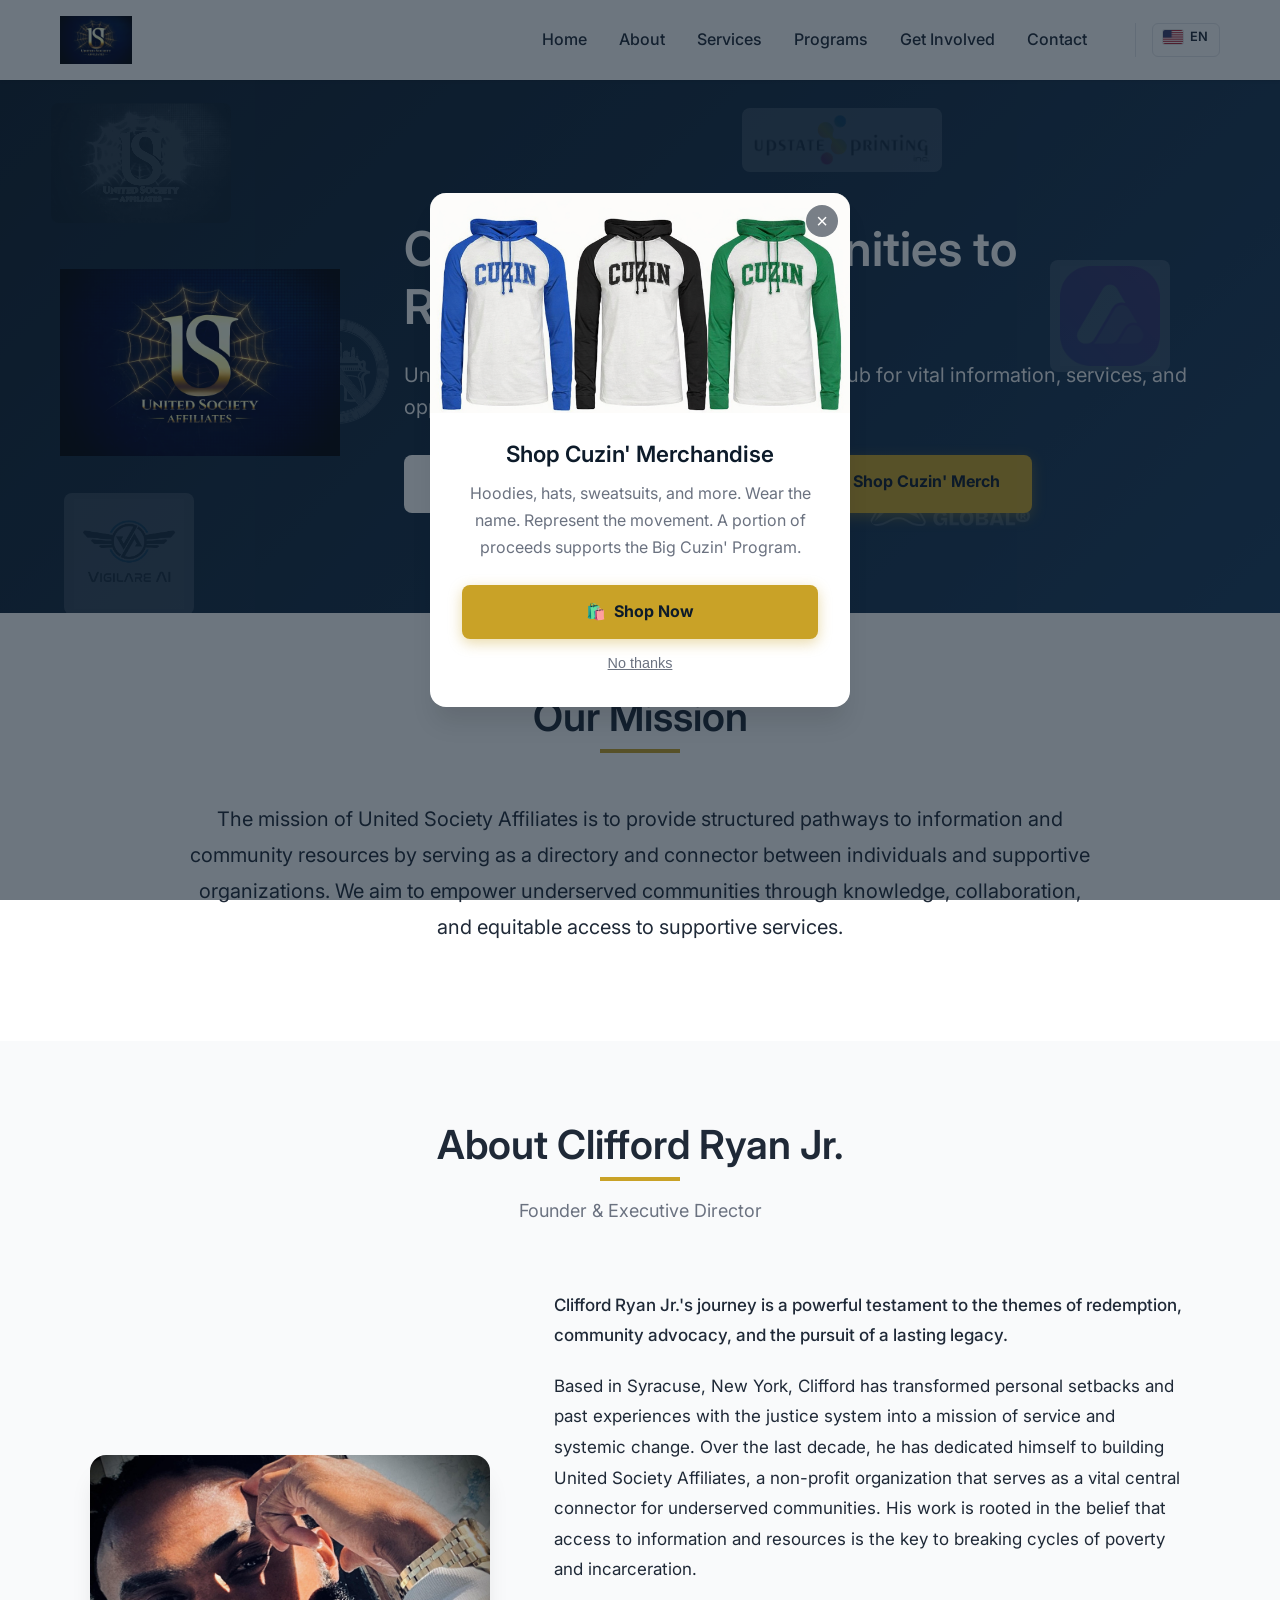
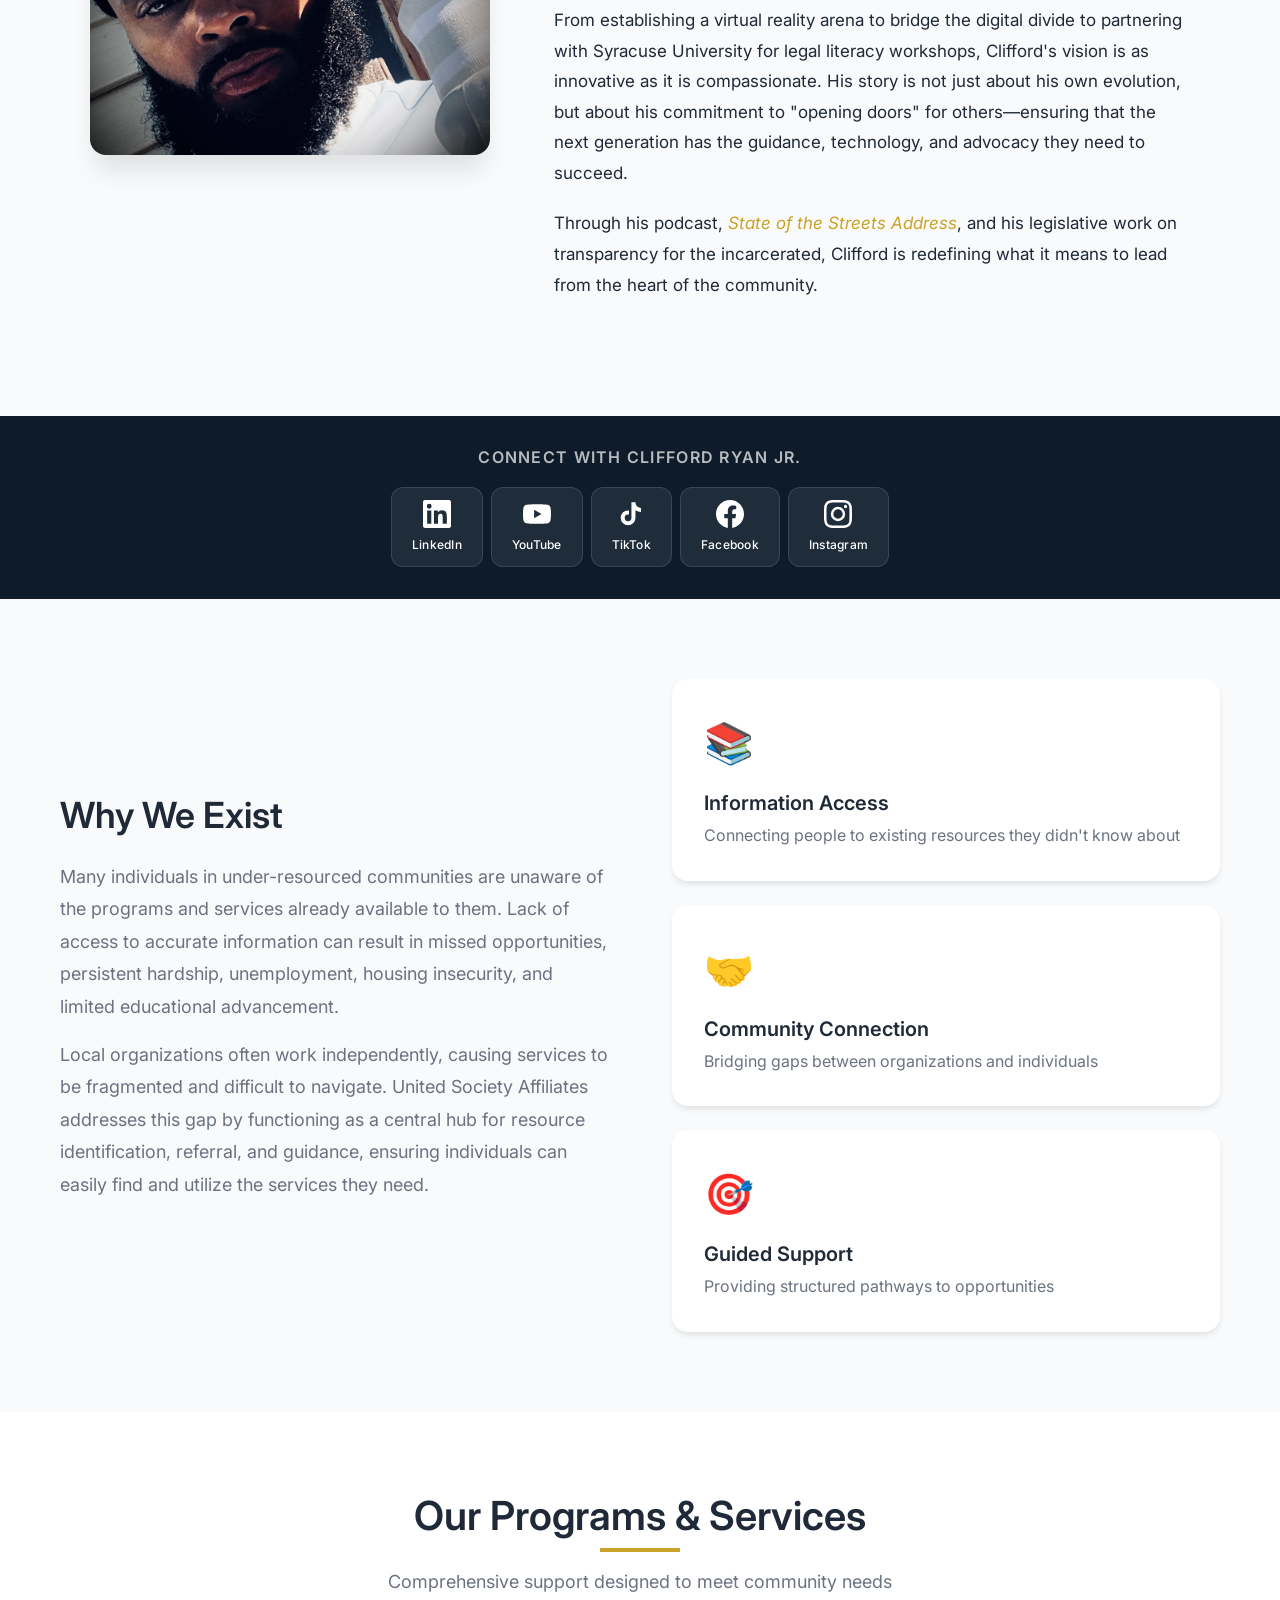
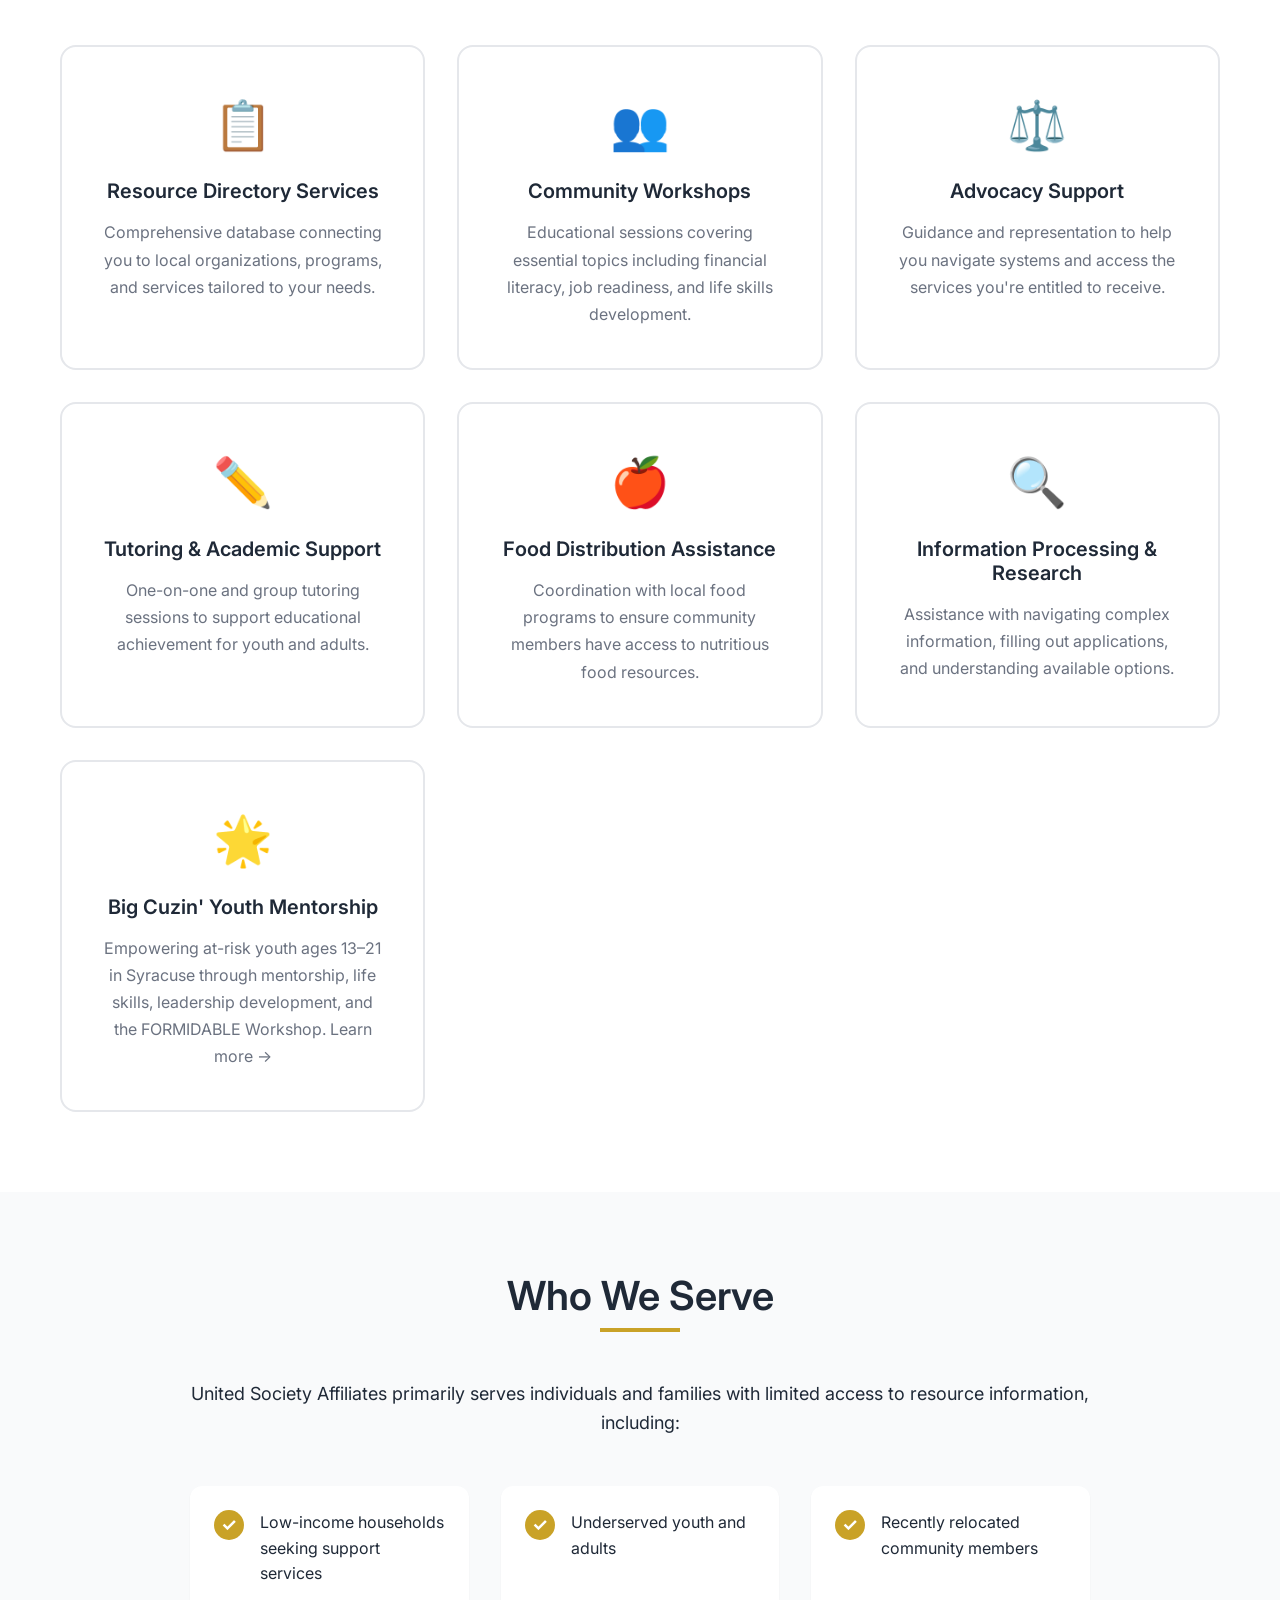
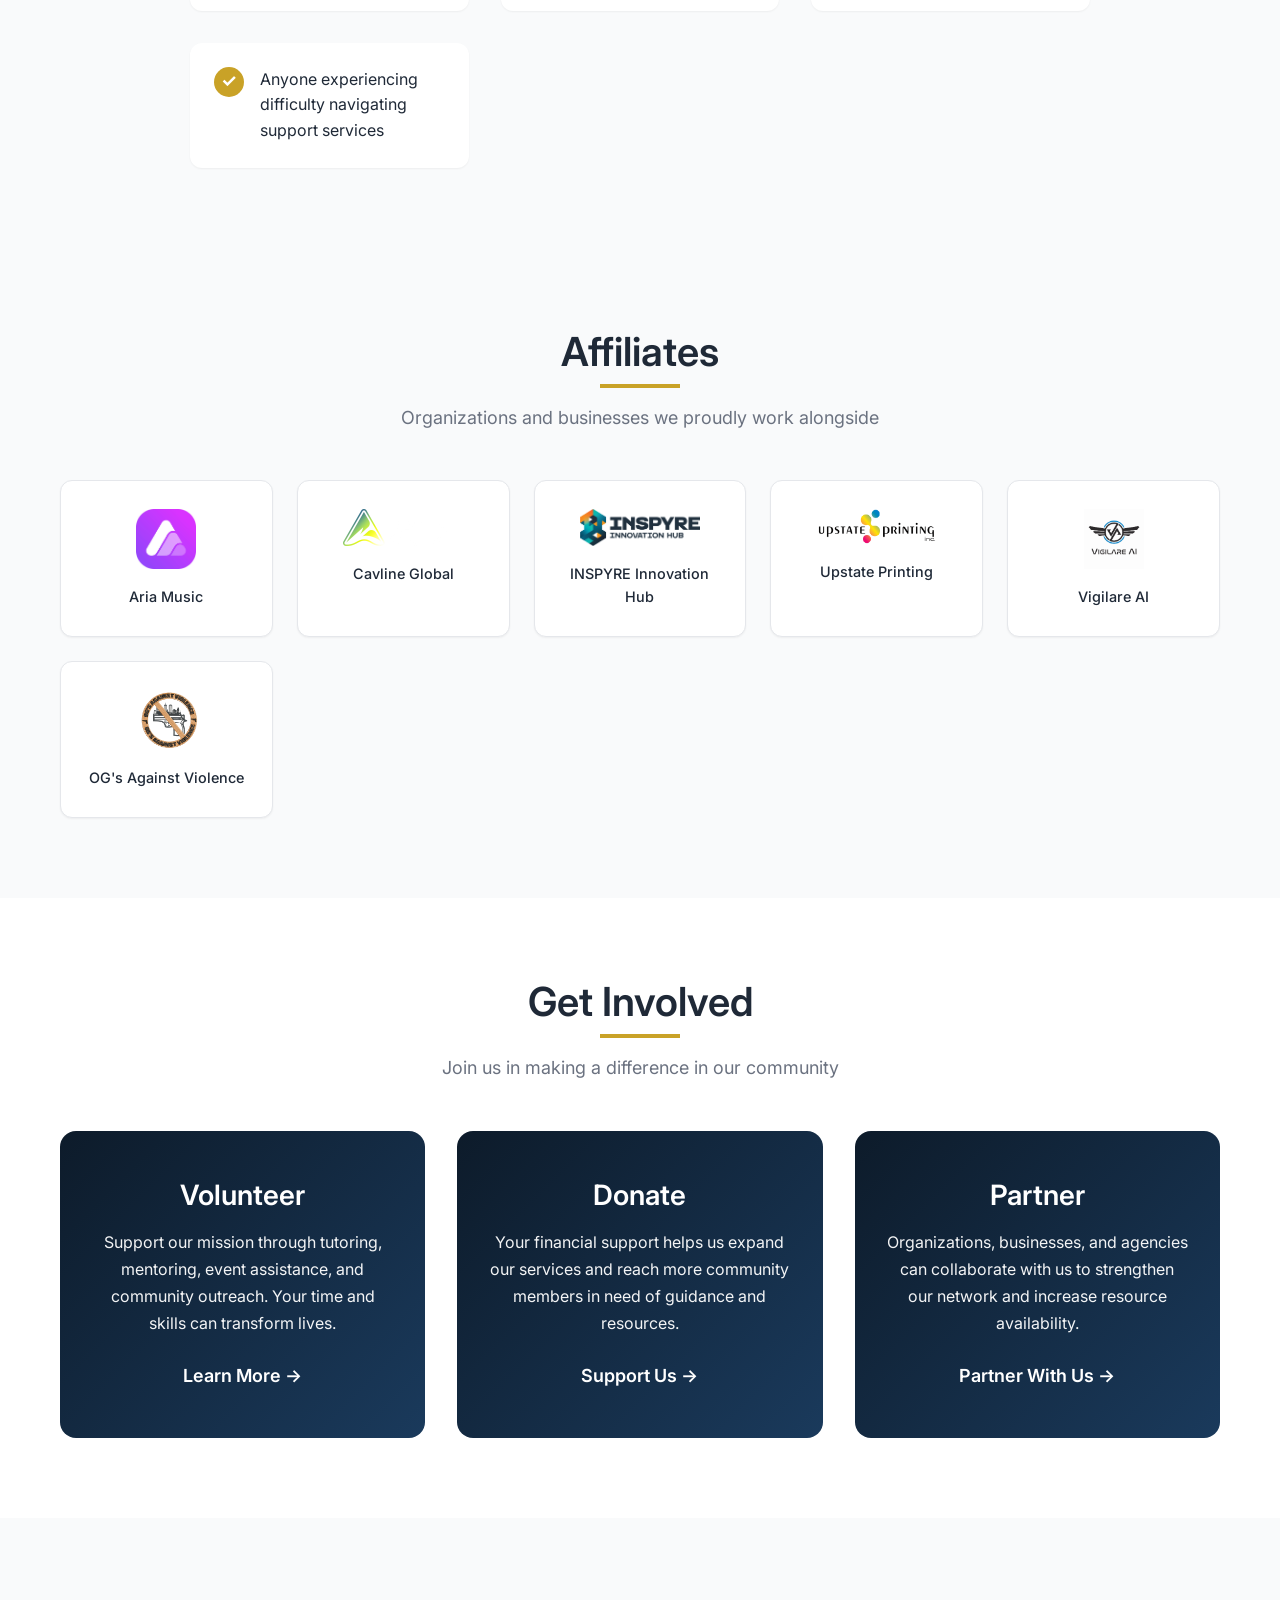
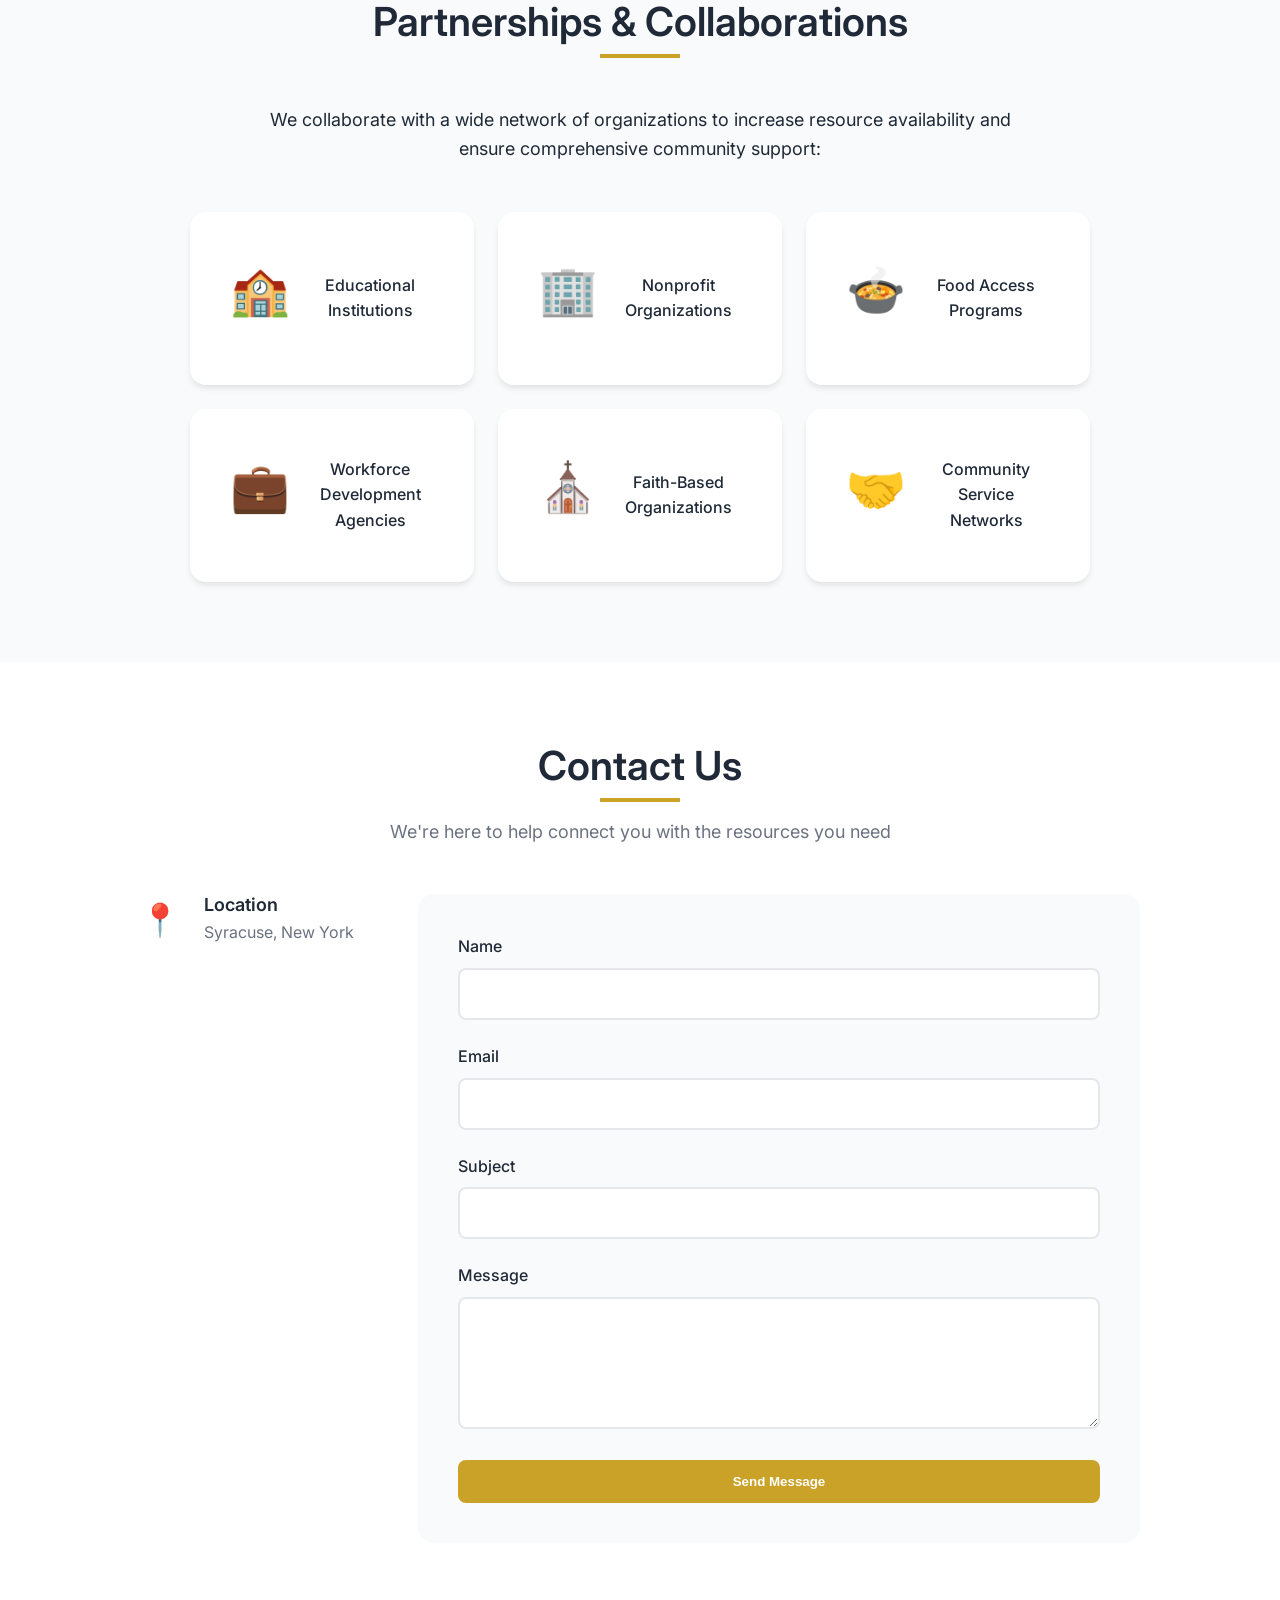
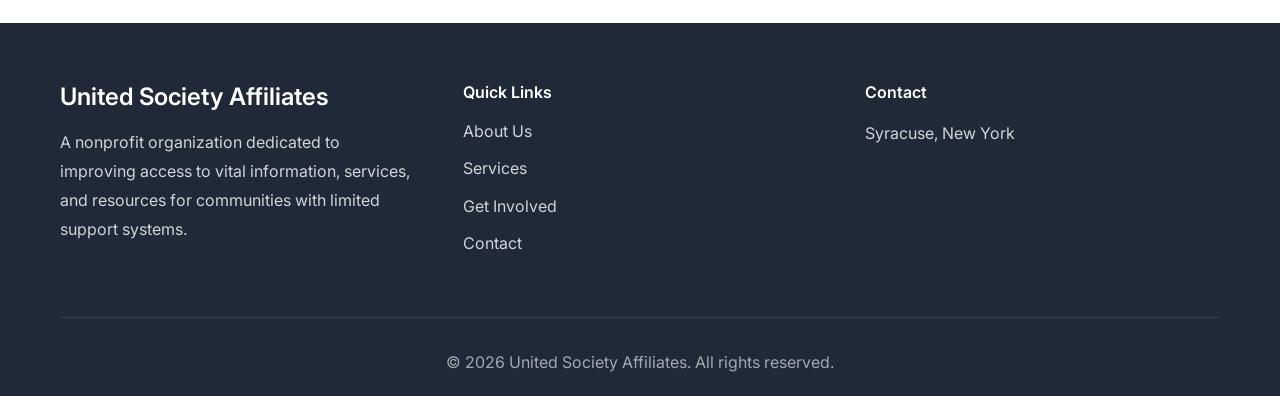
<file: index.html>
<!DOCTYPE html>
<html lang="en">
<head>
    <meta charset="UTF-8">
    <meta name="viewport" content="width=device-width, initial-scale=1.0">
    <meta name="description" content="United Society Affiliates connects underserved communities in Syracuse, NY to vital resources, mentorship programs, and opportunities for growth and empowerment.">
    <title>United Society Affiliates | Syracuse Community Resources & Mentorship</title>
    <link rel="icon" href="/favicon.ico" sizes="any">
    <link rel="icon" type="image/png" sizes="16x16" href="/images/favicon-16x16.png">
    <link rel="icon" type="image/png" sizes="32x32" href="/images/favicon-32x32.png">
    <link rel="icon" type="image/png" sizes="48x48" href="/images/favicon-48x48.png">
    <link rel="apple-touch-icon" sizes="180x180" href="/images/apple-touch-icon.png">
    <link rel="icon" type="image/png" sizes="192x192" href="/images/android-chrome-192x192.png">
    <link rel="icon" type="image/png" sizes="512x512" href="/images/android-chrome-512x512.png">
    <link rel="canonical" href="https://unitedsocietyaffiliates.org/">

    <!-- Open Graph -->
    <meta property="og:type" content="website">
    <meta property="og:url" content="https://unitedsocietyaffiliates.org/">
    <meta property="og:title" content="United Society Affiliates | Syracuse Community Resources & Mentorship">
    <meta property="og:description" content="Connecting underserved communities in Syracuse, NY to vital resources, youth mentorship, and opportunities for growth.">
    <meta property="og:image" content="https://unitedsocietyaffiliates.org/images/united-society-affiliates-logo.png">
    <meta property="og:site_name" content="United Society Affiliates">

    <!-- Twitter Card -->
    <meta name="twitter:card" content="summary_large_image">
    <meta name="twitter:title" content="United Society Affiliates | Syracuse Community Resources & Mentorship">
    <meta name="twitter:description" content="Connecting underserved communities in Syracuse, NY to vital resources, youth mentorship, and opportunities for growth.">
    <meta name="twitter:image" content="https://unitedsocietyaffiliates.org/images/united-society-affiliates-logo.png">

    <link rel="stylesheet" href="styles.css">
    <link rel="preconnect" href="https://fonts.googleapis.com">
    <link rel="preconnect" href="https://fonts.gstatic.com" crossorigin>
    <link href="https://fonts.googleapis.com/css2?family=Inter:wght@300;400;500;600;700&display=swap" rel="stylesheet">

    <!-- Google tag (gtag.js) -->
    <script async src="https://www.googletagmanager.com/gtag/js?id=G-X8EXG07JSP"></script>
    <script>
      window.dataLayer = window.dataLayer || [];
      function gtag(){dataLayer.push(arguments);}
      gtag('js', new Date());
      gtag('config', 'G-X8EXG07JSP');
    </script>
</head>
<body>
    <!-- Navigation -->
    <nav class="navbar">
        <div class="container">
            <div class="nav-wrapper">
                <div class="logo">
                    <a href="#home">
                        <img src="images/united-society-affiliates-logo.png" alt="United Society Affiliates" class="logo-img">
                    </a>
                </div>
                <button class="mobile-menu-toggle" aria-label="Toggle menu">
                    <span></span>
                    <span></span>
                    <span></span>
                </button>
                <ul class="nav-menu">
                    <li><a href="index.html#home" data-i18n="common.nav.home">Home</a></li>
                    <li><a href="index.html#about" data-i18n="common.nav.about">About</a></li>
                    <li><a href="index.html#services" data-i18n="common.nav.services">Services</a></li>
                    <li class="dropdown">
                        <a href="#" class="dropdown-toggle" data-i18n="common.nav.programs">Programs</a>
                        <ul class="dropdown-menu">
                            <li><a href="neutral-ground.html" data-i18n="common.nav.programs.neutral-ground">Neutral Ground</a></li>
                            <li><a href="pal-program.html" data-i18n="common.nav.programs.pal">P.A.L. Program</a></li>
                        <li><a href="chess-wars.html" data-i18n="common.nav.programs.chess-wars">Chess Wars</a></li>
                            <li class="dropdown-subitem"><a href="pal-program.html#chess-wars" data-i18n="common.nav.programs.chess-wars-series">Chess Wars Series</a></li>
                            <li><a href="big-cuzin.html" data-i18n="common.nav.programs.big-cuzin">Big Cuzin'</a></li>
                            <li><a href="state-of-the-streets-address.html" data-i18n="common.nav.programs.sotsa">State of the Streets Address</a></li>
                        </ul>
                    </li>
                    <li><a href="index.html#get-involved" data-i18n="common.nav.get-involved">Get Involved</a></li>
                    <li><a href="index.html#contact" data-i18n="common.nav.contact">Contact</a></li>
                    <li class="dropdown lang-switcher">
                        <button type="button" class="dropdown-toggle lang-switcher-toggle" aria-haspopup="true" aria-expanded="false" aria-label="Change language">
                            <span class="lang-switcher-flag lang-flag-en"></span>
                            <span class="lang-switcher-code">EN</span>
                        </button>
                        <ul class="dropdown-menu lang-switcher-menu" role="menu">
                            <li role="none"><button type="button" role="menuitem" class="lang-switcher-option" data-lang="en" aria-pressed="true"><span class="lang-switcher-flag lang-flag-en"></span> EN</button></li>
                            <li role="none"><button type="button" role="menuitem" class="lang-switcher-option" data-lang="es" aria-pressed="false"><span class="lang-switcher-flag lang-flag-es"></span> ES</button></li>
                            <li role="none"><button type="button" role="menuitem" class="lang-switcher-option" data-lang="vi" aria-pressed="false"><span class="lang-switcher-flag lang-flag-vi"></span> VI</button></li>
                            <li role="none"><button type="button" role="menuitem" class="lang-switcher-option" data-lang="ar" aria-pressed="false"><span class="lang-switcher-flag lang-flag-ar"></span> AR</button></li>
                        </ul>
                    </li>
                </ul>
            </div>
        </div>
    </nav>

    <!-- Hero Section -->
    <section id="home" class="hero">
        <div class="hero-partners-bg" aria-hidden="true">
            <img src="images/united-society-affiliates-logo.png"    class="hero-partner-logo"              style="top:6%;left:4%;width:180px;opacity:0.15;animation-delay:0s;animation-duration:14s;">
            <img src="images/upstate-printing-logo.png"             class="hero-partner-logo hero-partner-logo-bg" style="top:7%;left:58%;width:200px;opacity:0.15;animation-delay:2s;animation-duration:17s;">
            <img src="images/INSPYRE-logo-Secondary-Horizontal.png" class="hero-partner-logo hero-partner-logo-bg" style="top:72%;left:38%;width:190px;opacity:0.15;animation-delay:1s;animation-duration:15s;">
            <img src="images/cavline-logo.png"                      class="hero-partner-logo"              style="top:75%;left:68%;width:160px;opacity:0.15;animation-delay:3s;animation-duration:18s;">
            <img src="images/vigilare-ai-logo.png"                  class="hero-partner-logo hero-partner-logo-bg" style="top:78%;left:5%;width:130px;opacity:0.15;animation-delay:1.5s;animation-duration:16s;">
            <img src="images/aria-music-logo.jpg"                   class="hero-partner-logo hero-partner-logo-bg" style="top:35%;left:82%;width:120px;opacity:0.15;animation-delay:2.5s;animation-duration:19s;">
            <img src="images/ogs-against-violence-logo.png"         class="hero-partner-logo"              style="top:45%;left:20%;width:150px;opacity:0.15;animation-delay:0.8s;animation-duration:20s;">
        </div>
        <div class="container" style="position:relative;z-index:1;">
            <div class="hero-split">
                <div class="hero-split-logo">
                    <img src="images/united-society-affiliates-logo.png" alt="United Society Affiliates">
                </div>
                <div class="hero-split-text">
                    <h1 data-i18n="index.hero.title">Connecting Communities to Resources</h1>
                    <p class="hero-subtitle" data-i18n="index.hero.subtitle">United Society Affiliates serves as your central hub for vital information, services, and opportunities in Syracuse, New York.</p>
                    <div class="hero-buttons">
                        <a href="#services" class="btn btn-primary" data-i18n="index.hero.explore-services">Explore Services</a>
                        <a href="#contact" class="btn btn-secondary" data-i18n="index.hero.get-in-touch">Get in Touch</a>
                        <a href="big-cuzin-merch.html" class="btn btn-shop" data-i18n="common.shop-cta">Shop Cuzin' Merch</a>
                    </div>
                </div>
            </div>
        </div>
    </section>

    <!-- Mission Section -->
    <section id="about" class="mission-section">
        <div class="container">
            <div class="section-header">
                <h2 data-i18n="index.mission.heading">Our Mission</h2>
                <div class="underline"></div>
            </div>
            <div class="mission-content">
                <p class="mission-text" data-i18n="index.mission.body">The mission of United Society Affiliates is to provide structured pathways to information and community resources by serving as a directory and connector between individuals and supportive organizations. We aim to empower underserved communities through knowledge, collaboration, and equitable access to supportive services.</p>
            </div>
        </div>
    </section>

    <!-- About Clifford Ryan Jr. Section -->
    <section class="founder-section">
        <div class="container">
            <div class="section-header">
                <h2 data-i18n="index.founder.heading">About Clifford Ryan Jr.</h2>
                <div class="underline"></div>
                <p class="section-subtitle" data-i18n="index.founder.subtitle">Founder & Executive Director</p>
            </div>
            <div class="founder-grid">
                <div class="founder-image-wrapper">
                    <img src="clifford-ryan-jr.png" alt="Clifford Ryan Jr." class="founder-image">
                </div>
                <div class="founder-content">
                    <p class="founder-intro" data-i18n="index.founder.intro">Clifford Ryan Jr.'s journey is a powerful testament to the themes of redemption, community advocacy, and the pursuit of a lasting legacy.</p>
                    <p data-i18n="index.founder.body1">Based in Syracuse, New York, Clifford has transformed personal setbacks and past experiences with the justice system into a mission of service and systemic change. Over the last decade, he has dedicated himself to building United Society Affiliates, a non-profit organization that serves as a vital central connector for underserved communities. His work is rooted in the belief that access to information and resources is the key to breaking cycles of poverty and incarceration.</p>
                    <p data-i18n="index.founder.body2">From establishing a virtual reality arena to bridge the digital divide to partnering with Syracuse University for legal literacy workshops, Clifford's vision is as innovative as it is compassionate. His story is not just about his own evolution, but about his commitment to "opening doors" for others—ensuring that the next generation has the guidance, technology, and advocacy they need to succeed.</p>
                    <p data-i18n="index.founder.body3">Through his podcast, <em>State of the Streets Address</em>, and his legislative work on transparency for the incarcerated, Clifford is redefining what it means to lead from the heart of the community.</p>
                </div>
            </div>
        </div>
    </section>

    <!-- Connect with Clifford Banner -->
    <section class="connect-banner">
        <div class="container">
            <h3 class="connect-banner-heading">Connect with Clifford Ryan Jr.</h3>
            <div class="connect-banner-links">
                <a href="https://www.linkedin.com/in/cliff-ryan-jr-10b14b39b/" target="_blank" rel="noopener noreferrer" aria-label="LinkedIn" class="connect-banner-item linkedin-link">
                    <svg class="connect-banner-icon" xmlns="http://www.w3.org/2000/svg" viewBox="0 0 24 24" fill="currentColor" aria-hidden="true">
                        <path d="M20.447 20.452h-3.554v-5.569c0-1.328-.027-3.037-1.852-3.037-1.853 0-2.136 1.445-2.136 2.939v5.667H9.351V9h3.414v1.561h.046c.477-.9 1.637-1.85 3.37-1.85 3.601 0 4.267 2.37 4.267 5.455v6.286zM5.337 7.433a2.062 2.062 0 0 1-2.063-2.065 2.064 2.064 0 1 1 2.063 2.065zm1.782 13.019H3.555V9h3.564v11.452zM22.225 0H1.771C.792 0 0 .774 0 1.729v20.542C0 23.227.792 24 1.771 24h20.451C23.2 24 24 23.227 24 22.271V1.729C24 .774 23.2 0 22.222 0h.003z"/>
                    </svg>
                    <span>LinkedIn</span>
                </a>
                <a href="http://www.youtube.com/@UnitedSociety-u6f" target="_blank" rel="noopener noreferrer" aria-label="YouTube" class="connect-banner-item youtube-link">
                    <svg class="connect-banner-icon" xmlns="http://www.w3.org/2000/svg" viewBox="0 0 24 24" fill="currentColor" aria-hidden="true">
                        <path d="M23.498 6.186a3.016 3.016 0 0 0-2.122-2.136C19.505 3.545 12 3.545 12 3.545s-7.505 0-9.377.505A3.017 3.017 0 0 0 .502 6.186C0 8.07 0 12 0 12s0 3.93.502 5.814a3.016 3.016 0 0 0 2.122 2.136c1.871.505 9.376.505 9.376.505s7.505 0 9.377-.505a3.015 3.015 0 0 0 2.122-2.136C24 15.93 24 12 24 12s0-3.93-.502-5.814zM9.545 15.568V8.432L15.818 12l-6.273 3.568z"/>
                    </svg>
                    <span>YouTube</span>
                </a>
                <a href="https://www.tiktok.com/@clifford.ryan0" target="_blank" rel="noopener noreferrer" aria-label="TikTok" class="connect-banner-item tiktok-link">
                    <svg class="connect-banner-icon" xmlns="http://www.w3.org/2000/svg" viewBox="0 0 24 24" fill="currentColor" aria-hidden="true">
                        <path d="M19.59 6.69a4.83 4.83 0 0 1-3.77-4.25V2h-3.45v13.67a2.89 2.89 0 0 1-2.88 2.5 2.89 2.89 0 0 1-2.89-2.89 2.89 2.89 0 0 1 2.89-2.89c.28 0 .54.04.79.1V9.01a6.33 6.33 0 0 0-.79-.05 6.34 6.34 0 0 0-6.34 6.34 6.34 6.34 0 0 0 6.34 6.34 6.34 6.34 0 0 0 6.33-6.34V8.69a8.18 8.18 0 0 0 4.78 1.52V6.75a4.85 4.85 0 0 1-1.01-.06z"/>
                    </svg>
                    <span>TikTok</span>
                </a>
                <a href="https://www.facebook.com/groups/1383404833265307/" target="_blank" rel="noopener noreferrer" aria-label="Facebook" class="connect-banner-item facebook-link">
                    <svg class="connect-banner-icon" xmlns="http://www.w3.org/2000/svg" viewBox="0 0 24 24" fill="currentColor" aria-hidden="true">
                        <path d="M24 12.073c0-6.627-5.373-12-12-12s-12 5.373-12 12c0 5.99 4.388 10.954 10.125 11.854v-8.385H7.078v-3.47h3.047V9.43c0-3.007 1.792-4.669 4.533-4.669 1.312 0 2.686.235 2.686.235v2.953H15.83c-1.491 0-1.956.925-1.956 1.874v2.25h3.328l-.532 3.47h-2.796v8.385C19.612 23.027 24 18.062 24 12.073z"/>
                    </svg>
                    <span>Facebook</span>
                </a>
                <a href="https://www.instagram.com/unitedsty" target="_blank" rel="noopener noreferrer" aria-label="Instagram" class="connect-banner-item instagram-link">
                    <svg class="connect-banner-icon" xmlns="http://www.w3.org/2000/svg" viewBox="0 0 24 24" fill="currentColor" aria-hidden="true">
                        <path d="M12 2.163c3.204 0 3.584.012 4.85.07 3.252.148 4.771 1.691 4.919 4.919.058 1.265.069 1.645.069 4.849 0 3.205-.012 3.584-.069 4.849-.149 3.225-1.664 4.771-4.919 4.919-1.266.058-1.644.07-4.85.07-3.204 0-3.584-.012-4.849-.07-3.26-.149-4.771-1.699-4.919-4.92-.058-1.265-.07-1.644-.07-4.849 0-3.204.013-3.583.07-4.849.149-3.227 1.664-4.771 4.919-4.919 1.266-.057 1.645-.069 4.849-.069zM12 0C8.741 0 8.333.014 7.053.072 2.695.272.273 2.69.073 7.052.014 8.333 0 8.741 0 12c0 3.259.014 3.668.072 4.948.2 4.358 2.618 6.78 6.98 6.98C8.333 23.986 8.741 24 12 24c3.259 0 3.668-.014 4.948-.072 4.354-.2 6.782-2.618 6.979-6.98.059-1.28.073-1.689.073-4.948 0-3.259-.014-3.667-.072-4.947-.196-4.354-2.617-6.78-6.979-6.98C15.668.014 15.259 0 12 0zm0 5.838a6.162 6.162 0 1 0 0 12.324 6.162 6.162 0 0 0 0-12.324zM12 16a4 4 0 1 1 0-8 4 4 0 0 1 0 8zm6.406-11.845a1.44 1.44 0 1 0 0 2.881 1.44 1.44 0 0 0 0-2.881z"/>
                    </svg>
                    <span>Instagram</span>
                </a>
            </div>
        </div>
    </section>

    <!-- Problem Statement Section -->
    <section class="problem-section">
        <div class="container">
            <div class="problem-grid">
                <div class="problem-content">
                    <h2 data-i18n="index.problem.heading">Why We Exist</h2>
                    <p data-i18n="index.problem.body1">Many individuals in under-resourced communities are unaware of the programs and services already available to them. Lack of access to accurate information can result in missed opportunities, persistent hardship, unemployment, housing insecurity, and limited educational advancement.</p>
                    <p data-i18n="index.problem.body2">Local organizations often work independently, causing services to be fragmented and difficult to navigate. United Society Affiliates addresses this gap by functioning as a central hub for resource identification, referral, and guidance, ensuring individuals can easily find and utilize the services they need.</p>
                </div>
                <div class="problem-stats">
                    <div class="stat-card">
                        <div class="stat-icon">📚</div>
                        <h3 data-i18n="index.problem.stat1.title">Information Access</h3>
                        <p data-i18n="index.problem.stat1.body">Connecting people to existing resources they didn't know about</p>
                    </div>
                    <div class="stat-card">
                        <div class="stat-icon">🤝</div>
                        <h3 data-i18n="index.problem.stat2.title">Community Connection</h3>
                        <p data-i18n="index.problem.stat2.body">Bridging gaps between organizations and individuals</p>
                    </div>
                    <div class="stat-card">
                        <div class="stat-icon">🎯</div>
                        <h3 data-i18n="index.problem.stat3.title">Guided Support</h3>
                        <p data-i18n="index.problem.stat3.body">Providing structured pathways to opportunities</p>
                    </div>
                </div>
            </div>
        </div>
    </section>

    <!-- Services Section -->
    <section id="services" class="services-section">
        <div class="container">
            <div class="section-header">
                <h2 data-i18n="index.services.heading">Our Programs & Services</h2>
                <div class="underline"></div>
                <p class="section-subtitle" data-i18n="index.services.subtitle">Comprehensive support designed to meet community needs</p>
            </div>
            <div class="services-grid">
                <div class="service-card">
                    <div class="service-icon">📋</div>
                    <h3 data-i18n="index.services.directory.title">Resource Directory Services</h3>
                    <p data-i18n="index.services.directory.body">Comprehensive database connecting you to local organizations, programs, and services tailored to your needs.</p>
                </div>
                <div class="service-card">
                    <div class="service-icon">👥</div>
                    <h3 data-i18n="index.services.workshops.title">Community Workshops</h3>
                    <p data-i18n="index.services.workshops.body">Educational sessions covering essential topics including financial literacy, job readiness, and life skills development.</p>
                </div>
                <div class="service-card">
                    <div class="service-icon">⚖️</div>
                    <h3 data-i18n="index.services.advocacy.title">Advocacy Support</h3>
                    <p data-i18n="index.services.advocacy.body">Guidance and representation to help you navigate systems and access the services you're entitled to receive.</p>
                </div>
                <div class="service-card">
                    <div class="service-icon">✏️</div>
                    <h3 data-i18n="index.services.tutoring.title">Tutoring & Academic Support</h3>
                    <p data-i18n="index.services.tutoring.body">One-on-one and group tutoring sessions to support educational achievement for youth and adults.</p>
                </div>
                <div class="service-card">
                    <div class="service-icon">🍎</div>
                    <h3 data-i18n="index.services.food.title">Food Distribution Assistance</h3>
                    <p data-i18n="index.services.food.body">Coordination with local food programs to ensure community members have access to nutritious food resources.</p>
                </div>
                <div class="service-card">
                    <div class="service-icon">🔍</div>
                    <h3 data-i18n="index.services.research.title">Information Processing & Research</h3>
                    <p data-i18n="index.services.research.body">Assistance with navigating complex information, filling out applications, and understanding available options.</p>
                </div>
                <div class="service-card">
                    <div class="service-icon">🌟</div>
                    <h3><a href="big-cuzin.html" style="color:inherit;text-decoration:none;" data-i18n="index.services.big-cuzin.title">Big Cuzin' Youth Mentorship</a></h3>
                    <p data-i18n="index.services.big-cuzin.body">Empowering at-risk youth ages 13–21 in Syracuse through mentorship, life skills, leadership development, and the FORMIDABLE Workshop. <a href="big-cuzin.html">Learn more &rarr;</a></p>
                </div>
            </div>
        </div>
    </section>

    <!-- Who We Serve Section -->
    <section class="target-section">
        <div class="container">
            <div class="section-header">
                <h2 data-i18n="index.serve.heading">Who We Serve</h2>
                <div class="underline"></div>
            </div>
            <div class="target-content">
                <p class="intro-text" data-i18n="index.serve.intro">United Society Affiliates primarily serves individuals and families with limited access to resource information, including:</p>
                <div class="target-grid">
                    <div class="target-item">
                        <span class="check-icon">✓</span>
                        <p data-i18n="index.serve.item1">Low-income households seeking support services</p>
                    </div>
                    <div class="target-item">
                        <span class="check-icon">✓</span>
                        <p data-i18n="index.serve.item2">Underserved youth and adults</p>
                    </div>
                    <div class="target-item">
                        <span class="check-icon">✓</span>
                        <p data-i18n="index.serve.item3">Recently relocated community members</p>
                    </div>
                    <div class="target-item">
                        <span class="check-icon">✓</span>
                        <p data-i18n="index.serve.item4">Anyone experiencing difficulty navigating support services</p>
                    </div>
                </div>
            </div>
        </div>
    </section>

    <!-- Affiliates Section -->
    <section id="affiliates" class="affiliates-section">
        <div class="container">
            <div class="section-header">
                <h2 data-i18n="index.affiliates.heading">Affiliates</h2>
                <div class="underline"></div>
                <p class="section-subtitle" data-i18n="index.affiliates.subtitle">Organizations and businesses we proudly work alongside</p>
            </div>
            <div class="affiliates-grid">
                <a href="https://landing.ariamusic.com/" target="_blank" rel="noopener noreferrer" class="affiliate-card">
                    <img src="images/aria-music-logo.jpg" alt="Aria Music">
                    <span>Aria Music</span>
                </a>
                <a href="https://www.cavline.com/" target="_blank" rel="noopener noreferrer" class="affiliate-card">
                    <img src="images/cavline-logo.png" alt="Cavline Global">
                    <span>Cavline Global</span>
                </a>
                <a href="https://inspyrehub.com/" target="_blank" rel="noopener noreferrer" class="affiliate-card">
                    <img src="images/INSPYRE-logo-Secondary-Horizontal.png" alt="INSPYRE Innovation Hub">
                    <span>INSPYRE Innovation Hub</span>
                </a>
                <a href="https://upstateprinting.com/" target="_blank" rel="noopener noreferrer" class="affiliate-card">
                    <img src="images/upstate-printing-logo.png" alt="Upstate Printing">
                    <span>Upstate Printing</span>
                </a>
                <a href="https://vigilare.ai/" target="_blank" rel="noopener noreferrer" class="affiliate-card">
                    <img src="images/vigilare-ai-logo.png" alt="Vigilare AI">
                    <span>Vigilare AI</span>
                </a>
                <a href="https://www.ogsagainstviolence.org/" target="_blank" rel="noopener noreferrer" class="affiliate-card">
                    <img src="images/ogs-against-violence-logo.png" alt="OGS Against Violence">
                    <span>OG's Against Violence</span>
                </a>
            </div>
        </div>
    </section>

    <!-- Get Involved Section -->
    <section id="get-involved" class="involved-section">
        <div class="container">
            <div class="section-header">
                <h2 data-i18n="index.involved.heading">Get Involved</h2>
                <div class="underline"></div>
                <p class="section-subtitle" data-i18n="index.involved.subtitle">Join us in making a difference in our community</p>
            </div>
            <div class="involved-grid">
                <div class="involved-card">
                    <h3 data-i18n="index.involved.volunteer.title">Volunteer</h3>
                    <p data-i18n="index.involved.volunteer.body">Support our mission through tutoring, mentoring, event assistance, and community outreach. Your time and skills can transform lives.</p>
                    <a href="#contact" class="card-link" data-i18n="index.involved.volunteer.cta">Learn More &rarr;</a>
                </div>
                <div class="involved-card">
                    <h3 data-i18n="index.involved.donate.title">Donate</h3>
                    <p data-i18n="index.involved.donate.body">Your financial support helps us expand our services and reach more community members in need of guidance and resources.</p>
                    <a href="#contact" class="card-link" data-i18n="index.involved.donate.cta">Support Us &rarr;</a>
                </div>
                <div class="involved-card">
                    <h3 data-i18n="index.involved.partner.title">Partner</h3>
                    <p data-i18n="index.involved.partner.body">Organizations, businesses, and agencies can collaborate with us to strengthen our network and increase resource availability.</p>
                    <a href="#contact" class="card-link" data-i18n="index.involved.partner.cta">Partner With Us &rarr;</a>
                </div>
            </div>
        </div>
    </section>

    <!-- Partnerships Section -->
    <section class="partnerships-section">
        <div class="container">
            <div class="section-header">
                <h2 data-i18n="index.partnerships.heading">Partnerships & Collaborations</h2>
                <div class="underline"></div>
            </div>
            <p class="partnerships-intro" data-i18n="index.partnerships.intro">We collaborate with a wide network of organizations to increase resource availability and ensure comprehensive community support:</p>
            <div class="partnerships-list">
                <div class="partnership-item">
                    <span class="partnership-icon">🏫</span>
                    <span data-i18n="index.partnerships.educational">Educational Institutions</span>
                </div>
                <div class="partnership-item">
                    <span class="partnership-icon">🏢</span>
                    <span data-i18n="index.partnerships.nonprofit">Nonprofit Organizations</span>
                </div>
                <div class="partnership-item">
                    <span class="partnership-icon">🍲</span>
                    <span data-i18n="index.partnerships.food">Food Access Programs</span>
                </div>
                <div class="partnership-item">
                    <span class="partnership-icon">💼</span>
                    <span data-i18n="index.partnerships.workforce">Workforce Development Agencies</span>
                </div>
                <div class="partnership-item">
                    <span class="partnership-icon">⛪</span>
                    <span data-i18n="index.partnerships.faith">Faith-Based Organizations</span>
                </div>
                <div class="partnership-item">
                    <span class="partnership-icon">🤝</span>
                    <span data-i18n="index.partnerships.community-service">Community Service Networks</span>
                </div>
            </div>
        </div>
    </section>

    <!-- Contact Section -->
    <section id="contact" class="contact-section">
        <div class="container">
            <div class="section-header">
                <h2 data-i18n="index.contact.heading">Contact Us</h2>
                <div class="underline"></div>
                <p class="section-subtitle" data-i18n="index.contact.subtitle">We're here to help connect you with the resources you need</p>
            </div>
            <div class="contact-content contact-form-only">
                <div class="contact-info">
                    <div class="contact-item">
                        <div class="contact-icon">📍</div>
                        <div>
                            <h3 data-i18n="index.contact.location-heading">Location</h3>
                            <p data-i18n="common.footer.location">Syracuse, New York</p>
                        </div>
                    </div>
                </div>
                <div class="contact-form-wrapper">
                    <form class="contact-form" id="contactForm" action="https://formspree.io/f/xlgzwjyb" method="POST">
                        <input type="hidden" name="_subject" value="New message from United Society Affiliates website">
                        <div class="form-group">
                            <label for="name" data-i18n="index.contact.form.name">Name</label>
                            <input type="text" id="name" name="name" required>
                        </div>
                        <div class="form-group">
                            <label for="email" data-i18n="index.contact.form.email">Email</label>
                            <input type="email" id="email" name="email" required>
                        </div>
                        <div class="form-group">
                            <label for="subject" data-i18n="index.contact.form.subject">Subject</label>
                            <input type="text" id="subject" name="subject" required>
                        </div>
                        <div class="form-group">
                            <label for="message" data-i18n="index.contact.form.message">Message</label>
                            <textarea id="message" name="message" rows="5" required></textarea>
                        </div>
                        <button type="submit" class="btn btn-primary" data-i18n="index.contact.form.submit">Send Message</button>
                    </form>
                </div>
            </div>
        </div>
    </section>

    <!-- Footer -->
    <footer class="footer">
        <div class="container">
            <div class="footer-content">
                <div class="footer-section">
                    <h3 data-i18n="common.footer.org-name">United Society Affiliates</h3>
                    <p data-i18n="common.footer.tagline">A nonprofit organization dedicated to improving access to vital information, services, and resources for communities with limited support systems.</p>
                </div>
                <div class="footer-section">
                    <h4 data-i18n="common.footer.quick-links-heading">Quick Links</h4>
                    <ul>
                        <li><a href="#about" data-i18n="common.footer.about-us">About Us</a></li>
                        <li><a href="#services" data-i18n="common.nav.services">Services</a></li>
                        <li><a href="#get-involved" data-i18n="common.nav.get-involved">Get Involved</a></li>
                        <li><a href="#contact" data-i18n="common.nav.contact">Contact</a></li>
                    </ul>
                </div>
                <div class="footer-section">
                    <h4 data-i18n="common.footer.contact-heading">Contact</h4>
                    <p data-i18n="common.footer.location">Syracuse, New York</p>
                </div>
            </div>
            <div class="footer-bottom">
                <p data-i18n="common.footer.copyright">&copy; 2026 United Society Affiliates. All rights reserved.</p>
            </div>
        </div>
    </footer>

    <script src="i18n/i18n.js"></script>
    <script src="script.js"></script>
    <script src="merch-modal.js"></script>
</body>
</html>
</file>
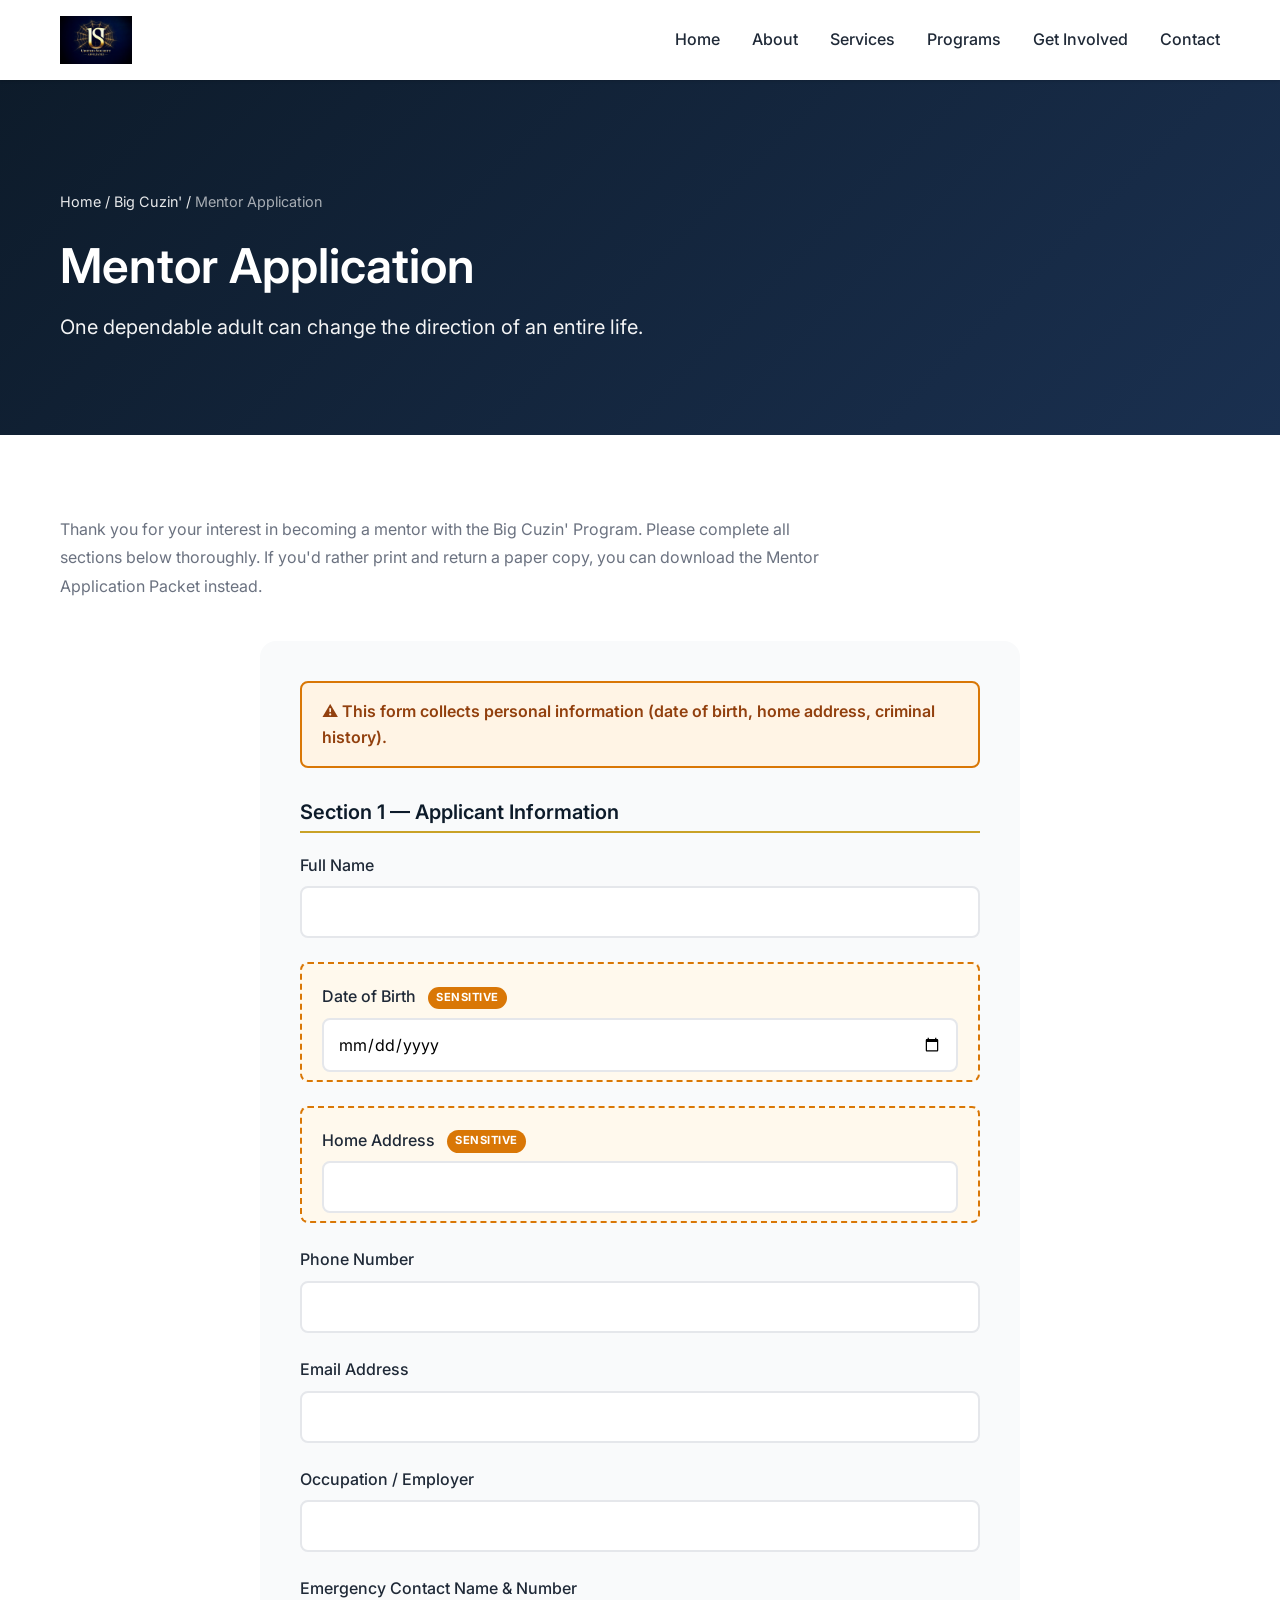
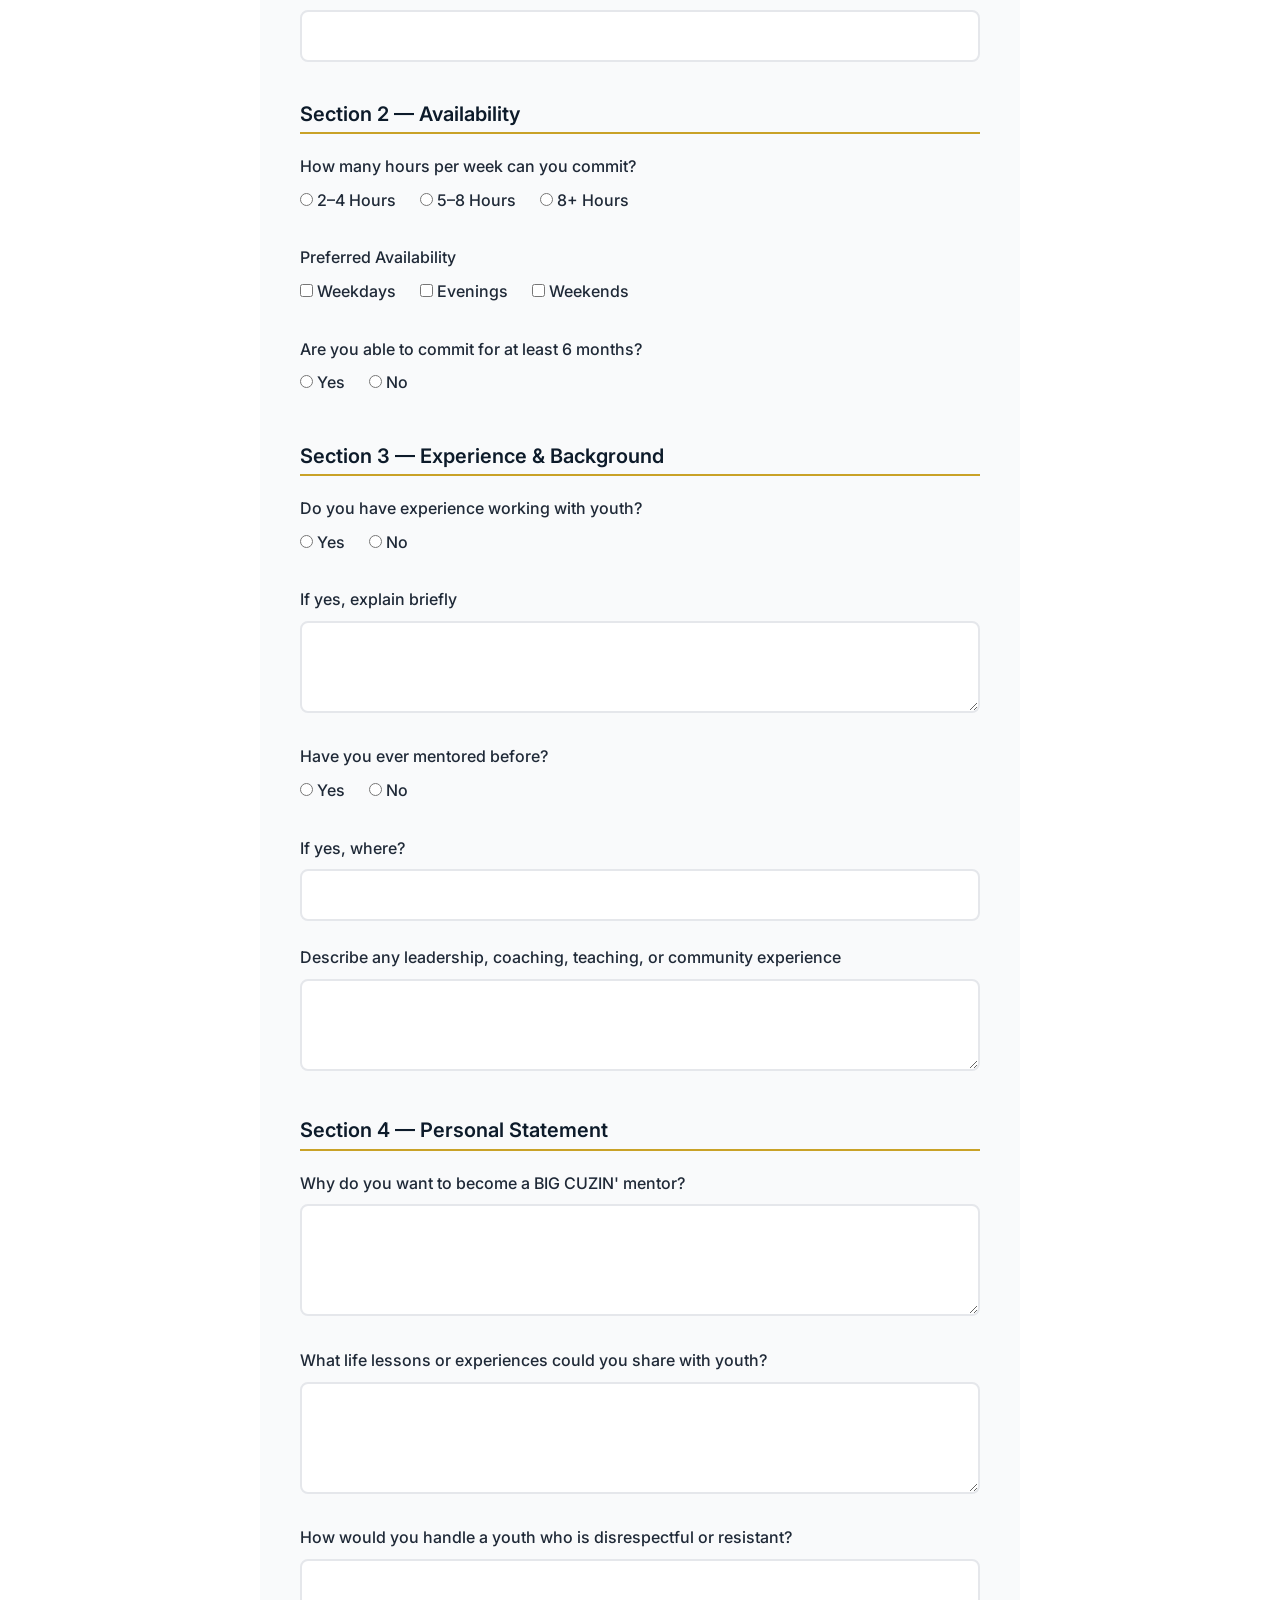
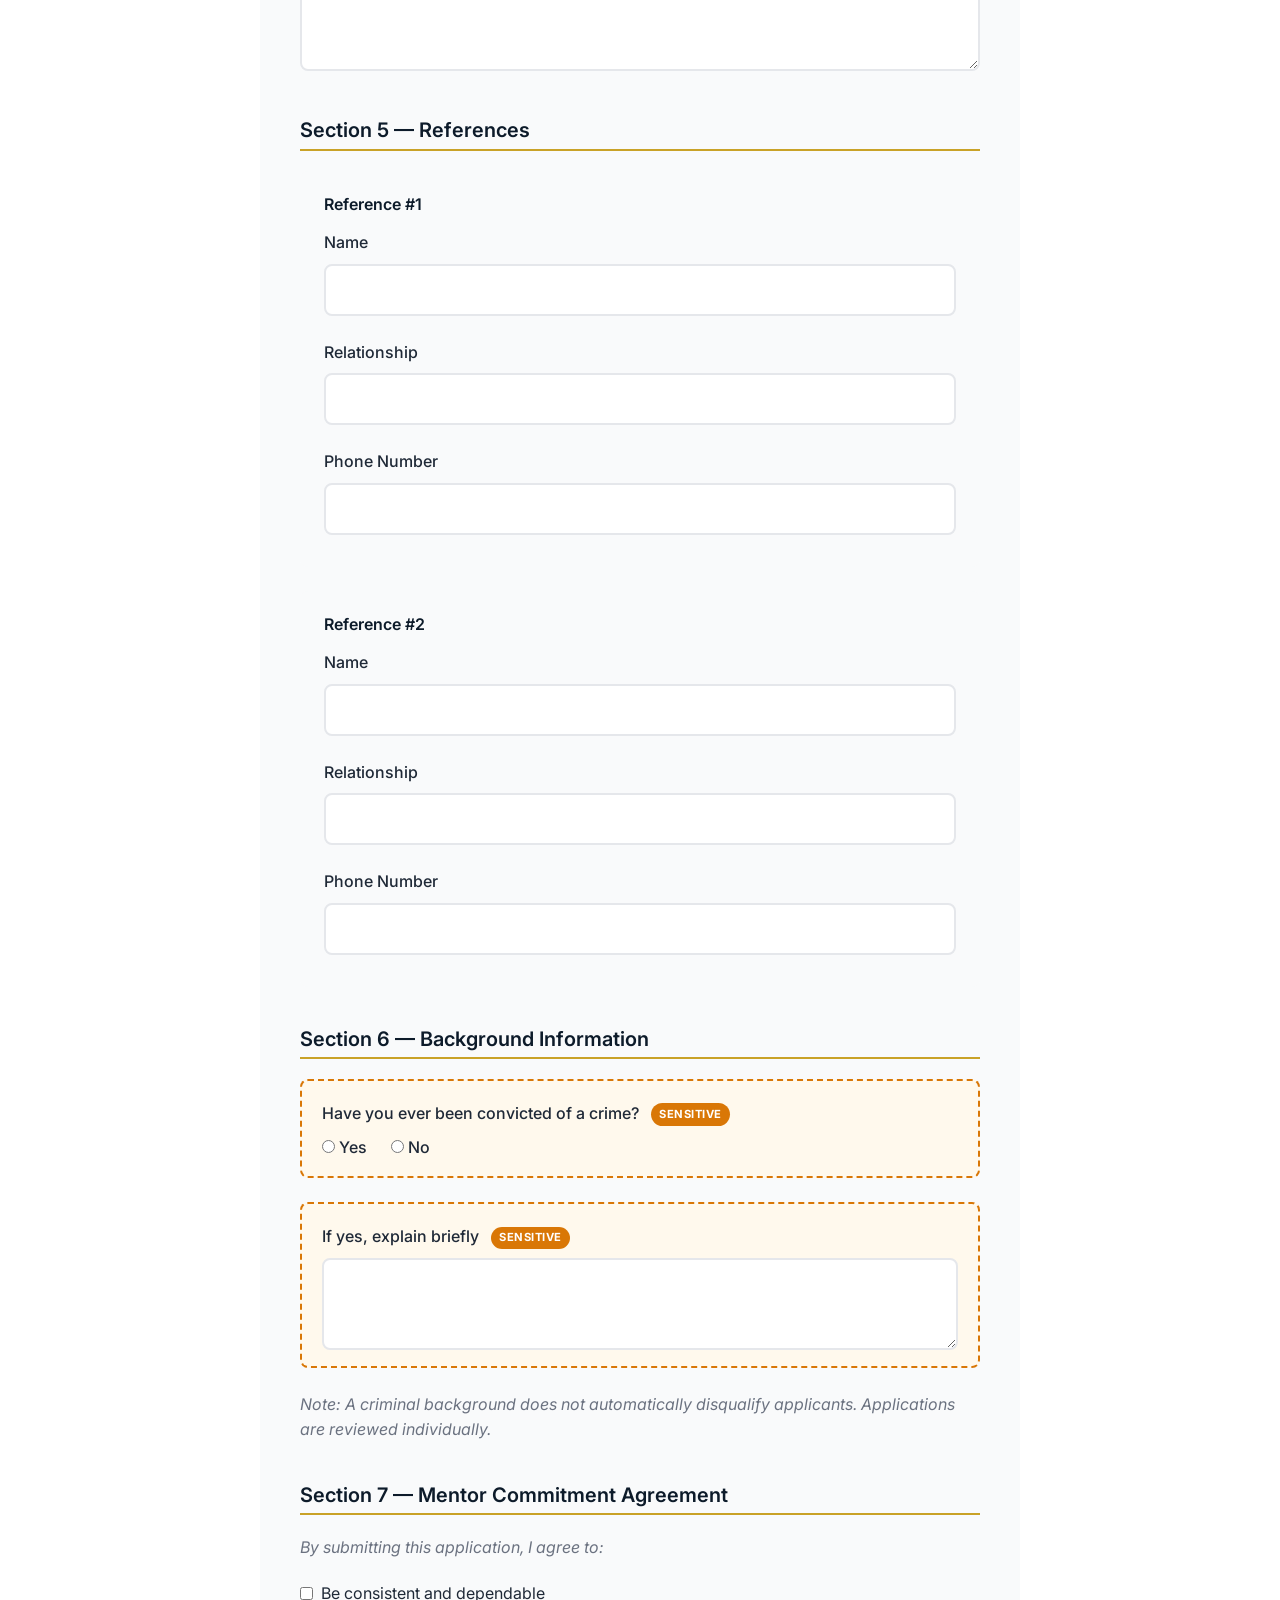
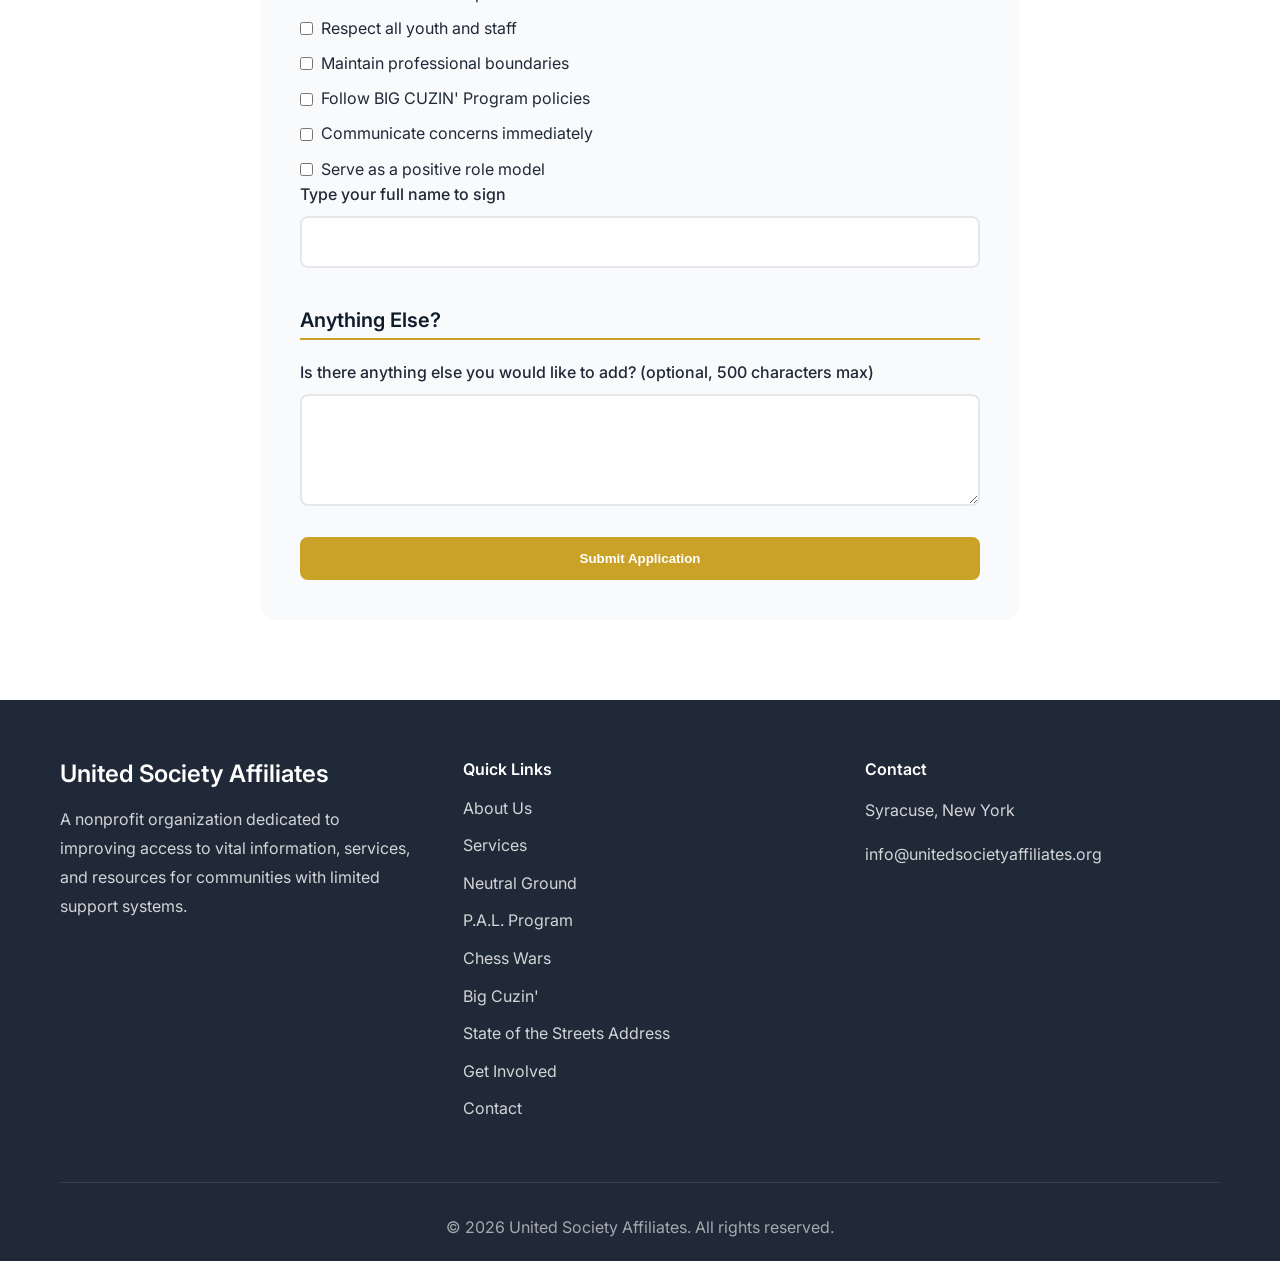
<file: big-cuzin-mentor-application.html>
<!DOCTYPE html>
<html lang="en">
<head>
    <meta charset="UTF-8">
    <meta name="viewport" content="width=device-width, initial-scale=1.0">
    <meta name="description" content="Apply online to become a Big Cuzin' mentor with United Society Affiliates in Syracuse, NY. Guide, support, and invest in the next generation of leaders.">
    <title>Mentor Application | Big Cuzin' | United Society Affiliates</title>
    <link rel="icon" href="/favicon.ico" sizes="any">
    <link rel="icon" type="image/png" sizes="16x16" href="/images/favicon-16x16.png">
    <link rel="icon" type="image/png" sizes="32x32" href="/images/favicon-32x32.png">
    <link rel="icon" type="image/png" sizes="48x48" href="/images/favicon-48x48.png">
    <link rel="apple-touch-icon" sizes="180x180" href="/images/apple-touch-icon.png">
    <link rel="icon" type="image/png" sizes="192x192" href="/images/android-chrome-192x192.png">
    <link rel="icon" type="image/png" sizes="512x512" href="/images/android-chrome-512x512.png">
    <link rel="canonical" href="https://unitedsocietyaffiliates.org/big-cuzin-mentor-application.html">

    <!-- Open Graph -->
    <meta property="og:type" content="website">
    <meta property="og:url" content="https://unitedsocietyaffiliates.org/big-cuzin-mentor-application.html">
    <meta property="og:title" content="Big Cuzin' Mentor Application | United Society Affiliates">
    <meta property="og:description" content="Apply online to become a Big Cuzin' mentor in Syracuse, NY. Guide, support, and invest in the next generation of leaders.">
    <meta property="og:image" content="https://unitedsocietyaffiliates.org/images/united-society-affiliates-logo.png">
    <meta property="og:site_name" content="United Society Affiliates">

    <!-- Twitter Card -->
    <meta name="twitter:card" content="summary_large_image">
    <meta name="twitter:title" content="Big Cuzin' Mentor Application | United Society Affiliates">
    <meta name="twitter:description" content="Apply online to become a Big Cuzin' mentor in Syracuse, NY.">
    <meta name="twitter:image" content="https://unitedsocietyaffiliates.org/images/united-society-affiliates-logo.png">

    <meta name="robots" content="noindex">

    <link rel="stylesheet" href="styles.css">
    <link rel="preconnect" href="https://fonts.googleapis.com">
    <link rel="preconnect" href="https://fonts.gstatic.com" crossorigin>
    <link href="https://fonts.googleapis.com/css2?family=Inter:wght@300;400;500;600;700&display=swap" rel="stylesheet">

    <!-- Google tag (gtag.js) -->
    <script async src="https://www.googletagmanager.com/gtag/js?id=G-X8EXG07JSP"></script>
    <script>
      window.dataLayer = window.dataLayer || [];
      function gtag(){dataLayer.push(arguments);}
      gtag('js', new Date());
      gtag('config', 'G-X8EXG07JSP');
    </script>
</head>
<body>
    <!-- Navigation -->
    <nav class="navbar">
        <div class="container">
            <div class="nav-wrapper">
                <div class="logo">
                    <a href="index.html">
                        <img src="images/united-society-affiliates-logo.png" alt="United Society Affiliates" class="logo-img">
                    </a>
                </div>
                <button class="mobile-menu-toggle" aria-label="Toggle menu">
                    <span></span>
                    <span></span>
                    <span></span>
                </button>
                <ul class="nav-menu">
                    <li><a href="index.html#home">Home</a></li>
                    <li><a href="index.html#about">About</a></li>
                    <li><a href="index.html#services">Services</a></li>
                    <li class="dropdown">
                        <a href="#" class="dropdown-toggle">Programs</a>
                        <ul class="dropdown-menu">
                            <li><a href="neutral-ground.html">Neutral Ground</a></li>
                            <li><a href="pal-program.html">P.A.L. Program</a></li>
                            <li class="dropdown-subitem"><a href="pal-program.html#chess-wars">Chess Wars Series</a></li>
                            <li><a href="big-cuzin.html">Big Cuzin'</a></li>
                            <li><a href="state-of-the-streets-address.html">State of the Streets Address</a></li>
                        </ul>
                    </li>
                    <li><a href="index.html#get-involved">Get Involved</a></li>
                    <li><a href="index.html#contact">Contact</a></li>
                </ul>
            </div>
        </div>
    </nav>

    <!-- Page Hero -->
    <section id="hero" class="bc-hero">
        <div class="container">
            <div class="bc-hero-text">
                <div class="breadcrumb">
                    <a href="index.html">Home</a> / <a href="big-cuzin.html">Big Cuzin'</a> / <span>Mentor Application</span>
                </div>
                <h1>Mentor Application</h1>
                <p class="hero-subtitle">One dependable adult can change the direction of an entire life.</p>
            </div>
        </div>
    </section>

    <!-- Mentor Application Form -->
    <section id="mentor-application" class="bc-mentor-section">
        <div class="container">
            <p class="bc-mentor-intro">Thank you for your interest in becoming a mentor with the Big Cuzin' Program. Please complete all sections below thoroughly. If you'd rather print and return a paper copy, you can <a href="files/BIG_CUZIN_Mentor_Application.pdf" target="_blank" rel="noopener">download the Mentor Application Packet</a> instead.</p>

            <div class="bc-mentor-form-wrapper">
                <form class="contact-form bc-mentor-form" id="mentorApplicationForm" action="https://formspree.io/f/mrpzlyoj" method="POST">
                    <input type="hidden" name="_subject" value="New Big Cuzin' Mentor Application">

                    <!-- Honeypot anti-spam field: hidden from real users via CSS, bots that auto-fill every field will trip it and Formspree silently discards the submission. -->
                    <input type="text" name="_gotcha" class="bc-form-honeypot" tabindex="-1" autocomplete="off" aria-hidden="true">

                    <p class="bc-form-sensitive-banner">⚠️ This form collects personal information (date of birth, home address, criminal history).</p>

                    <h3 class="bc-form-section-heading">Section 1 — Applicant Information</h3>
                    <div class="form-group">
                        <label for="mentor-full-name">Full Name</label>
                        <input type="text" id="mentor-full-name" name="full_name" required>
                    </div>
                    <div class="form-group bc-form-sensitive">
                        <label for="mentor-dob">Date of Birth <span class="bc-sensitive-tag">Sensitive</span></label>
                        <input type="date" id="mentor-dob" name="date_of_birth" required>
                    </div>
                    <div class="form-group bc-form-sensitive">
                        <label for="mentor-address">Home Address <span class="bc-sensitive-tag">Sensitive</span></label>
                        <input type="text" id="mentor-address" name="address" required>
                    </div>
                    <div class="form-group">
                        <label for="mentor-phone">Phone Number</label>
                        <input type="tel" id="mentor-phone" name="phone" required>
                    </div>
                    <div class="form-group">
                        <label for="mentor-email">Email Address</label>
                        <input type="email" id="mentor-email" name="email" required>
                    </div>
                    <div class="form-group">
                        <label for="mentor-occupation">Occupation / Employer</label>
                        <input type="text" id="mentor-occupation" name="occupation_employer" required>
                    </div>
                    <div class="form-group">
                        <label for="mentor-emergency-contact">Emergency Contact Name &amp; Number</label>
                        <input type="text" id="mentor-emergency-contact" name="emergency_contact" required>
                    </div>

                    <h3 class="bc-form-section-heading">Section 2 — Availability</h3>
                    <div class="form-group">
                        <label>How many hours per week can you commit?</label>
                        <div class="bc-radio-group">
                            <label class="bc-radio-option"><input type="radio" name="hours_per_week" value="2-4 Hours" required> 2–4 Hours</label>
                            <label class="bc-radio-option"><input type="radio" name="hours_per_week" value="5-8 Hours" required> 5–8 Hours</label>
                            <label class="bc-radio-option"><input type="radio" name="hours_per_week" value="8+ Hours" required> 8+ Hours</label>
                        </div>
                    </div>
                    <div class="form-group">
                        <label>Preferred Availability</label>
                        <div class="bc-checkbox-group">
                            <label class="bc-checkbox-option"><input type="checkbox" name="availability_weekdays" value="Weekdays"> Weekdays</label>
                            <label class="bc-checkbox-option"><input type="checkbox" name="availability_evenings" value="Evenings"> Evenings</label>
                            <label class="bc-checkbox-option"><input type="checkbox" name="availability_weekends" value="Weekends"> Weekends</label>
                        </div>
                    </div>
                    <div class="form-group">
                        <label>Are you able to commit for at least 6 months?</label>
                        <div class="bc-radio-group">
                            <label class="bc-radio-option"><input type="radio" name="six_month_commitment" value="Yes" required> Yes</label>
                            <label class="bc-radio-option"><input type="radio" name="six_month_commitment" value="No" required> No</label>
                        </div>
                    </div>

                    <h3 class="bc-form-section-heading">Section 3 — Experience &amp; Background</h3>
                    <div class="form-group">
                        <label>Do you have experience working with youth?</label>
                        <div class="bc-radio-group">
                            <label class="bc-radio-option"><input type="radio" name="youth_experience" value="Yes" required> Yes</label>
                            <label class="bc-radio-option"><input type="radio" name="youth_experience" value="No" required> No</label>
                        </div>
                    </div>
                    <div class="form-group">
                        <label for="mentor-youth-experience-explain">If yes, explain briefly</label>
                        <textarea id="mentor-youth-experience-explain" name="youth_experience_explain" rows="3" data-required-if="youth_experience=Yes"></textarea>
                    </div>
                    <div class="form-group">
                        <label>Have you ever mentored before?</label>
                        <div class="bc-radio-group">
                            <label class="bc-radio-option"><input type="radio" name="mentored_before" value="Yes" required> Yes</label>
                            <label class="bc-radio-option"><input type="radio" name="mentored_before" value="No" required> No</label>
                        </div>
                    </div>
                    <div class="form-group">
                        <label for="mentor-mentored-where">If yes, where?</label>
                        <input type="text" id="mentor-mentored-where" name="mentored_before_where" data-required-if="mentored_before=Yes">
                    </div>
                    <div class="form-group">
                        <label for="mentor-leadership-experience">Describe any leadership, coaching, teaching, or community experience</label>
                        <textarea id="mentor-leadership-experience" name="leadership_experience" rows="3" required></textarea>
                    </div>

                    <h3 class="bc-form-section-heading">Section 4 — Personal Statement</h3>
                    <div class="form-group">
                        <label for="mentor-why-mentor">Why do you want to become a BIG CUZIN' mentor?</label>
                        <textarea id="mentor-why-mentor" name="why_mentor" rows="4" required></textarea>
                    </div>
                    <div class="form-group">
                        <label for="mentor-life-lessons">What life lessons or experiences could you share with youth?</label>
                        <textarea id="mentor-life-lessons" name="life_lessons" rows="4" required></textarea>
                    </div>
                    <div class="form-group">
                        <label for="mentor-disrespect-handling">How would you handle a youth who is disrespectful or resistant?</label>
                        <textarea id="mentor-disrespect-handling" name="disrespect_handling" rows="4" required></textarea>
                    </div>

                    <h3 class="bc-form-section-heading">Section 5 — References</h3>
                    <div class="bc-reference-block">
                        <h4>Reference #1</h4>
                        <div class="form-group">
                            <label for="mentor-ref1-name">Name</label>
                            <input type="text" id="mentor-ref1-name" name="reference_1_name" required>
                        </div>
                        <div class="form-group">
                            <label for="mentor-ref1-relationship">Relationship</label>
                            <input type="text" id="mentor-ref1-relationship" name="reference_1_relationship" required>
                        </div>
                        <div class="form-group">
                            <label for="mentor-ref1-phone">Phone Number</label>
                            <input type="tel" id="mentor-ref1-phone" name="reference_1_phone" required>
                        </div>
                    </div>
                    <div class="bc-reference-block">
                        <h4>Reference #2</h4>
                        <div class="form-group">
                            <label for="mentor-ref2-name">Name</label>
                            <input type="text" id="mentor-ref2-name" name="reference_2_name" required>
                        </div>
                        <div class="form-group">
                            <label for="mentor-ref2-relationship">Relationship</label>
                            <input type="text" id="mentor-ref2-relationship" name="reference_2_relationship" required>
                        </div>
                        <div class="form-group">
                            <label for="mentor-ref2-phone">Phone Number</label>
                            <input type="tel" id="mentor-ref2-phone" name="reference_2_phone" required>
                        </div>
                    </div>

                    <h3 class="bc-form-section-heading">Section 6 — Background Information</h3>
                    <div class="form-group bc-form-sensitive">
                        <label>Have you ever been convicted of a crime? <span class="bc-sensitive-tag">Sensitive</span></label>
                        <div class="bc-radio-group">
                            <label class="bc-radio-option"><input type="radio" name="criminal_conviction" value="Yes" required> Yes</label>
                            <label class="bc-radio-option"><input type="radio" name="criminal_conviction" value="No" required> No</label>
                        </div>
                    </div>
                    <div class="form-group bc-form-sensitive">
                        <label for="mentor-conviction-explain">If yes, explain briefly <span class="bc-sensitive-tag">Sensitive</span></label>
                        <textarea id="mentor-conviction-explain" name="criminal_conviction_explain" rows="3"></textarea>
                    </div>
                    <p class="bc-form-note">Note: A criminal background does not automatically disqualify applicants. Applications are reviewed individually.</p>

                    <h3 class="bc-form-section-heading">Section 7 — Mentor Commitment Agreement</h3>
                    <p class="bc-form-note">By submitting this application, I agree to:</p>
                    <div class="bc-checkbox-group bc-checkbox-group-stacked">
                        <label class="bc-checkbox-option"><input type="checkbox" name="agree_consistent" value="Yes" required> Be consistent and dependable</label>
                        <label class="bc-checkbox-option"><input type="checkbox" name="agree_respect" value="Yes" required> Respect all youth and staff</label>
                        <label class="bc-checkbox-option"><input type="checkbox" name="agree_boundaries" value="Yes" required> Maintain professional boundaries</label>
                        <label class="bc-checkbox-option"><input type="checkbox" name="agree_policies" value="Yes" required> Follow BIG CUZIN' Program policies</label>
                        <label class="bc-checkbox-option"><input type="checkbox" name="agree_communicate" value="Yes" required> Communicate concerns immediately</label>
                        <label class="bc-checkbox-option"><input type="checkbox" name="agree_role_model" value="Yes" required> Serve as a positive role model</label>
                    </div>
                    <div class="form-group">
                        <label for="mentor-signature">Type your full name to sign</label>
                        <input type="text" id="mentor-signature" name="applicant_signature" required>
                    </div>

                    <h3 class="bc-form-section-heading">Anything Else?</h3>
                    <div class="form-group">
                        <label for="mentor-additional-notes">Is there anything else you would like to add? (optional, 500 characters max)</label>
                        <textarea id="mentor-additional-notes" name="additional_notes" rows="4" maxlength="500"></textarea>
                    </div>

                    <button type="submit" class="btn btn-primary">Submit Application</button>
                </form>
            </div>
        </div>
    </section>

    <!-- Footer -->
    <footer class="footer">
        <div class="container">
            <div class="footer-content">
                <div class="footer-section">
                    <h3>United Society Affiliates</h3>
                    <p>A nonprofit organization dedicated to improving access to vital information, services, and resources for communities with limited support systems.</p>
                </div>
                <div class="footer-section">
                    <h4>Quick Links</h4>
                    <ul>
                        <li><a href="index.html#about">About Us</a></li>
                        <li><a href="index.html#services">Services</a></li>
                        <li><a href="neutral-ground.html">Neutral Ground</a></li>
                        <li><a href="pal-program.html">P.A.L. Program</a></li>
                        <li><a href="chess-wars.html">Chess Wars</a></li>
                        <li><a href="big-cuzin.html">Big Cuzin'</a></li>
                        <li><a href="state-of-the-streets-address.html">State of the Streets Address</a></li>
                        <li><a href="index.html#get-involved">Get Involved</a></li>
                        <li><a href="index.html#contact">Contact</a></li>
                    </ul>
                </div>
                <div class="footer-section">
                    <h4>Contact</h4>
                    <p>Syracuse, New York</p>
                    <p>info@unitedsocietyaffiliates.org</p>
                </div>
            </div>
            <div class="footer-bottom">
                <p>&copy; 2026 United Society Affiliates. All rights reserved.</p>
            </div>
        </div>
    </footer>

    <script src="script.js"></script>
    <script>
        // Conditionally require fields marked data-required-if="fieldName=value"
        // (e.g. "If yes, explain briefly" is only required when the matching radio answer is Yes).
        const conditionalFields = document.querySelectorAll('[data-required-if]');
        const mentorForm = document.getElementById('mentorApplicationForm');
        if (mentorForm) {
            const syncConditionalRequirements = () => {
                conditionalFields.forEach(field => {
                    const [radioName, expectedValue] = field.dataset.requiredIf.split('=');
                    const checked = mentorForm.querySelector(`input[name="${radioName}"]:checked`);
                    field.required = !!checked && checked.value === expectedValue;
                });
            };
            mentorForm.addEventListener('change', syncConditionalRequirements);
            syncConditionalRequirements();
        }
    </script>
</body>
</html>
</file>
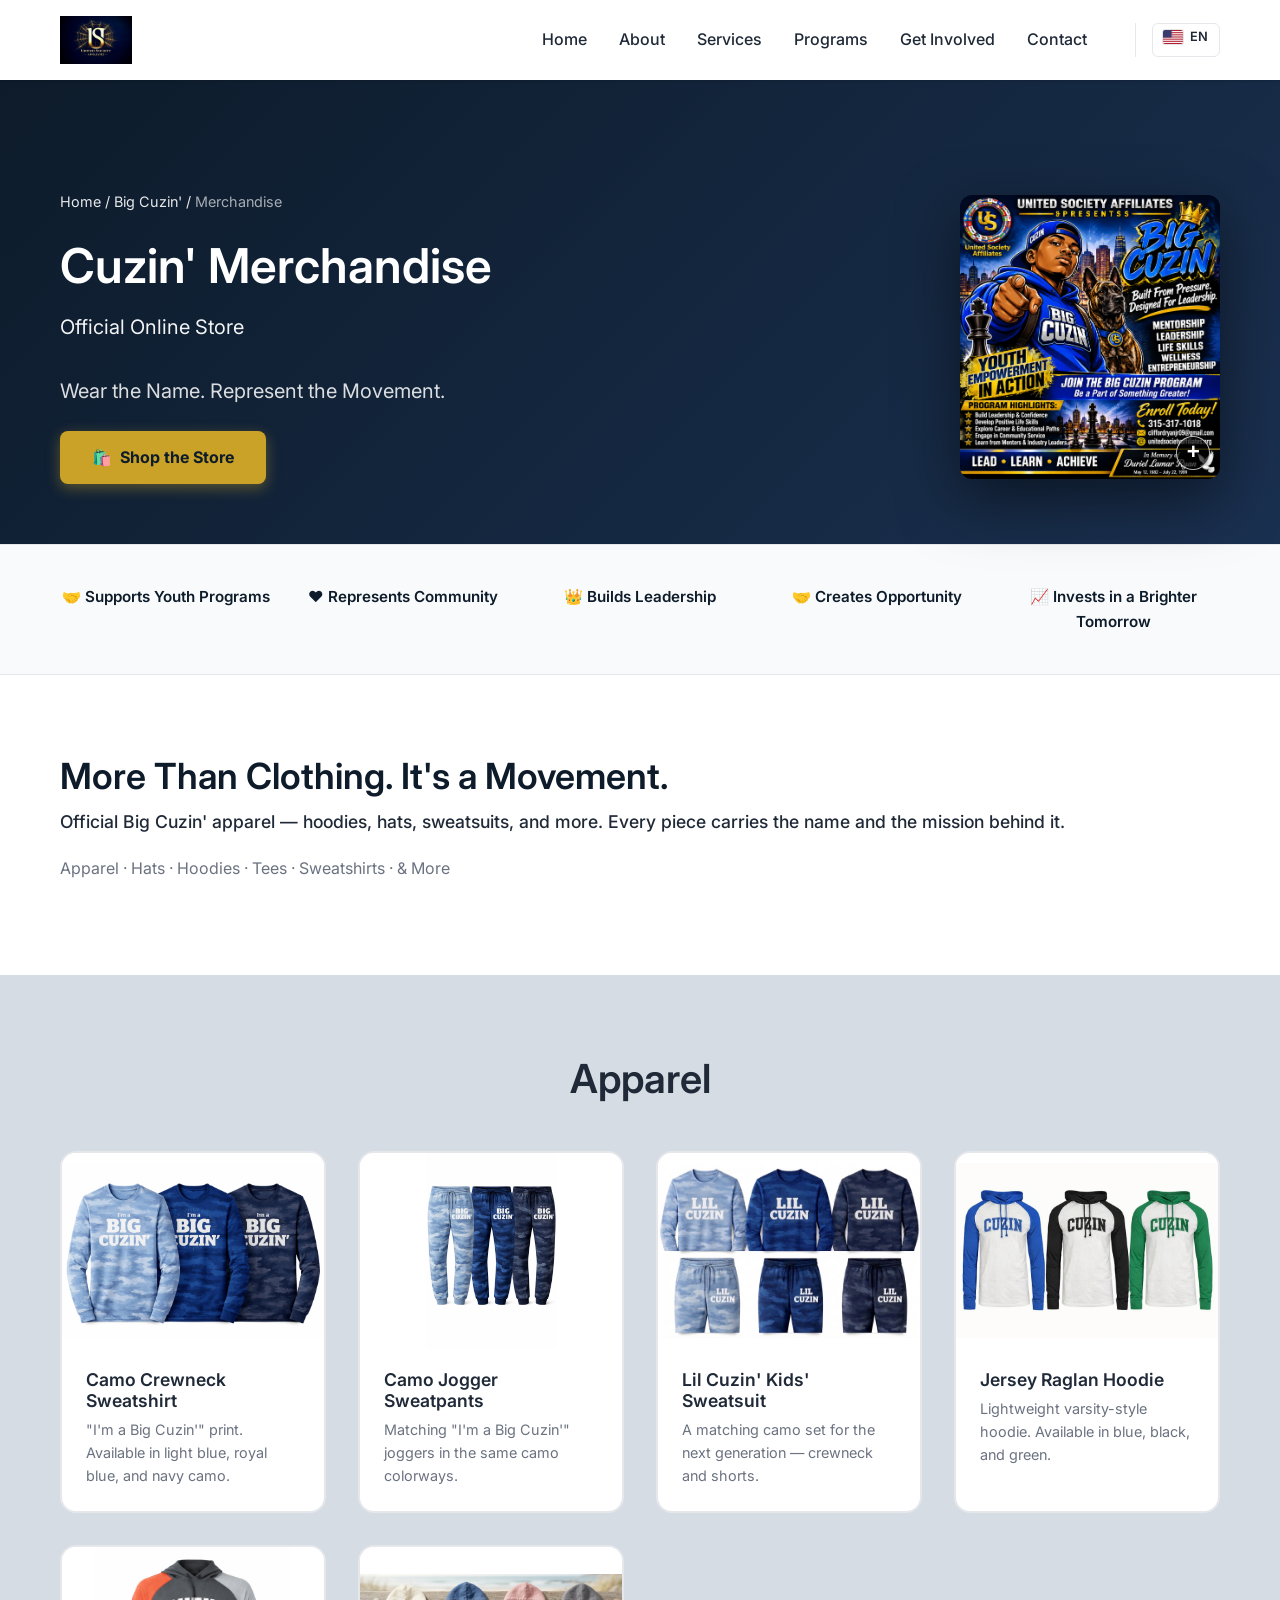
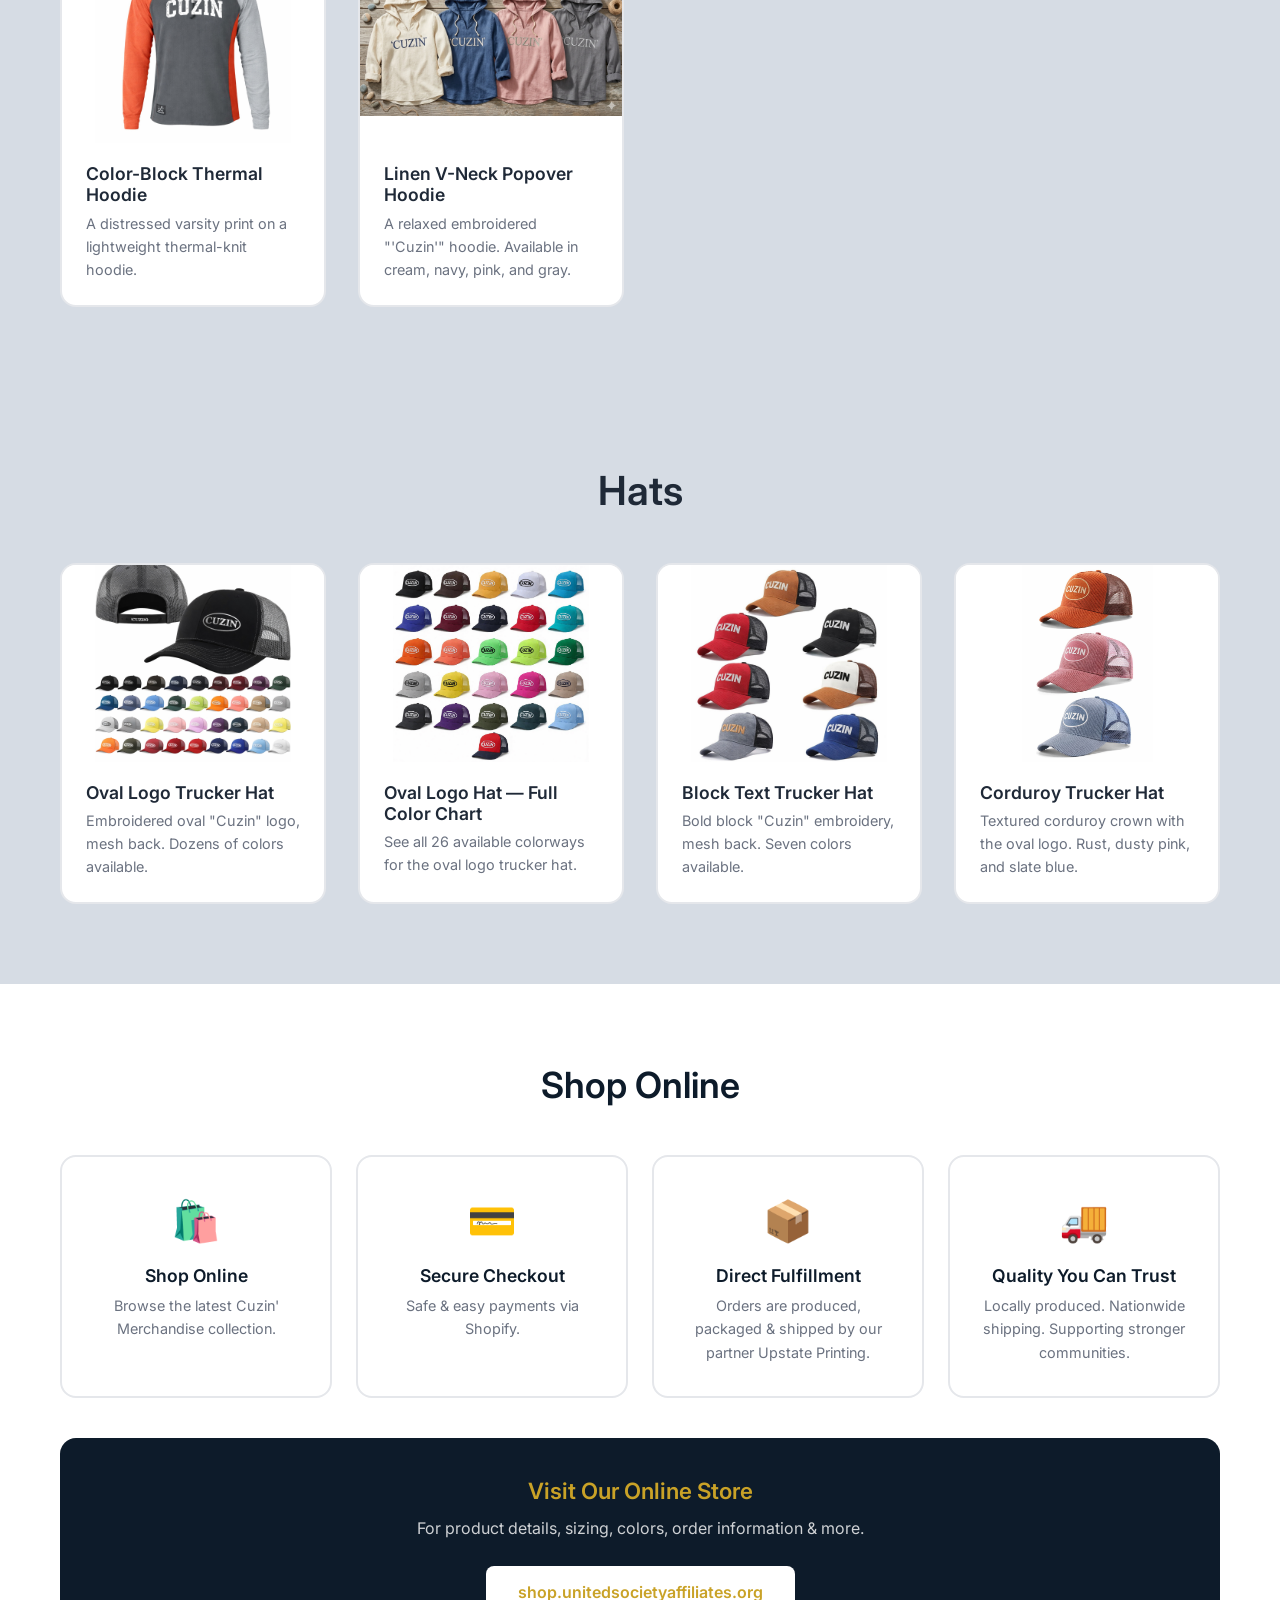
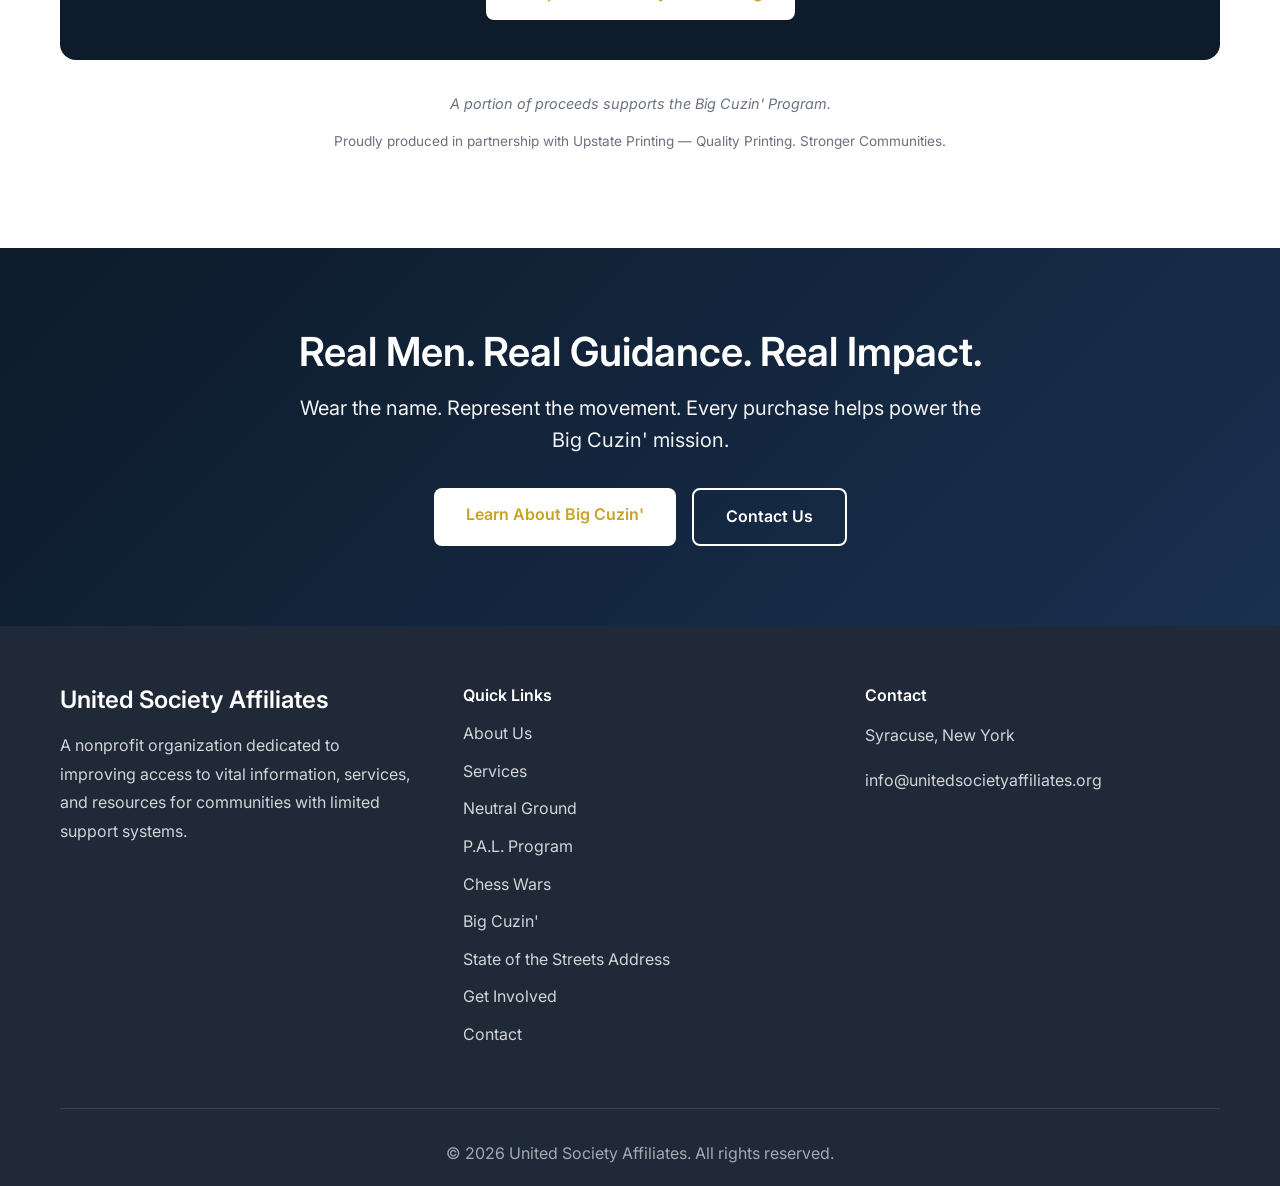
<file: big-cuzin-merch.html>
<!DOCTYPE html>
<html lang="en">
<head>
    <meta charset="UTF-8">
    <meta name="viewport" content="width=device-width, initial-scale=1.0">
    <meta name="description" content="Cuzin' Merchandise — the official Big Cuzin' online store. Hoodies, hats, sweatsuits, and more. Wear the name. Represent the movement. A portion of proceeds supports the Big Cuzin' Program.">
    <title>Cuzin' Merchandise | Big Cuzin' | United Society Affiliates</title>
    <link rel="icon" href="/favicon.ico" sizes="any">
    <link rel="icon" type="image/png" sizes="16x16" href="/images/favicon-16x16.png">
    <link rel="icon" type="image/png" sizes="32x32" href="/images/favicon-32x32.png">
    <link rel="icon" type="image/png" sizes="48x48" href="/images/favicon-48x48.png">
    <link rel="apple-touch-icon" sizes="180x180" href="/images/apple-touch-icon.png">
    <link rel="icon" type="image/png" sizes="192x192" href="/images/android-chrome-192x192.png">
    <link rel="icon" type="image/png" sizes="512x512" href="/images/android-chrome-512x512.png">
    <link rel="canonical" href="https://unitedsocietyaffiliates.org/big-cuzin-merch.html">

    <!-- Open Graph -->
    <meta property="og:type" content="website">
    <meta property="og:url" content="https://unitedsocietyaffiliates.org/big-cuzin-merch.html">
    <meta property="og:title" content="Cuzin' Merchandise | Big Cuzin' | United Society Affiliates">
    <meta property="og:description" content="Wear the name. Represent the movement. Shop official Big Cuzin' apparel — hoodies, hats, sweatsuits, and more.">
    <meta property="og:image" content="https://unitedsocietyaffiliates.org/images/big-cuzin-merch-poster.PNG">
    <meta property="og:site_name" content="United Society Affiliates">

    <!-- Twitter Card -->
    <meta name="twitter:card" content="summary_large_image">
    <meta name="twitter:title" content="Cuzin' Merchandise | Big Cuzin' | United Society Affiliates">
    <meta name="twitter:description" content="Wear the name. Represent the movement. Shop official Big Cuzin' apparel.">
    <meta name="twitter:image" content="https://unitedsocietyaffiliates.org/images/big-cuzin-merch-poster.PNG">

    <link rel="stylesheet" href="styles.css">
    <link rel="preconnect" href="https://fonts.googleapis.com">
    <link rel="preconnect" href="https://fonts.gstatic.com" crossorigin>
    <link href="https://fonts.googleapis.com/css2?family=Inter:wght@300;400;500;600;700&display=swap" rel="stylesheet">

    <!-- Google tag (gtag.js) -->
    <script async src="https://www.googletagmanager.com/gtag/js?id=G-X8EXG07JSP"></script>
    <script>
      window.dataLayer = window.dataLayer || [];
      function gtag(){dataLayer.push(arguments);}
      gtag('js', new Date());
      gtag('config', 'G-X8EXG07JSP');
    </script>

    <style>
        /* Cuzin' Merchandise page — scoped to this page only */
        .merch-pillars-strip {
            padding: 40px 0;
            background: var(--bg-light);
            border-top: 1px solid var(--border-color);
            border-bottom: 1px solid var(--border-color);
        }
        .merch-pillars-grid {
            display: grid;
            grid-template-columns: repeat(auto-fit, minmax(160px, 1fr));
            gap: 1.5rem;
            text-align: center;
        }
        .merch-pillar-item {
            font-weight: 600;
            color: var(--navy);
            font-size: 0.95rem;
        }
        .merch-product-grid {
            display: grid;
            grid-template-columns: repeat(auto-fill, minmax(260px, 1fr));
            gap: 2rem;
            margin-top: 2rem;
        }
        .merch-product-card {
            background-color: var(--bg-white);
            border: 2px solid var(--border-color);
            border-radius: 1rem;
            overflow: hidden;
            transition: var(--transition);
        }
        .merch-product-card:hover {
            border-color: var(--primary-color);
            transform: translateY(-5px);
            box-shadow: var(--shadow-lg);
        }
        .merch-product-card a {
            display: block;
        }
        .merch-product-img {
            display: block;
            width: 100%;
            height: auto;
            aspect-ratio: 4/3;
            object-fit: contain;
            background: #fff;
        }
        .merch-product-info {
            padding: 1.25rem 1.5rem 1.5rem;
        }
        .merch-product-info h3 {
            font-size: 1.1rem;
            color: var(--text-dark);
            margin-bottom: 0.4rem;
        }
        .merch-product-info p {
            font-size: 0.9rem;
            color: var(--text-light);
            margin: 0;
            line-height: 1.6;
        }
        .merch-shop-grid {
            display: grid;
            grid-template-columns: repeat(auto-fit, minmax(220px, 1fr));
            gap: 1.5rem;
            margin-top: 2rem;
        }
        .merch-shop-item {
            background-color: var(--bg-white);
            border: 2px solid var(--border-color);
            border-radius: 1rem;
            padding: 2rem;
            text-align: center;
        }
        .merch-shop-icon {
            font-size: 2.5rem;
            margin-bottom: 0.75rem;
        }
        .merch-shop-item h3 {
            font-size: 1.1rem;
            color: var(--navy);
            margin-bottom: 0.5rem;
        }
        .merch-shop-item p {
            font-size: 0.9rem;
            color: var(--text-light);
            margin: 0;
            line-height: 1.6;
        }
        .merch-store-cta {
            background: var(--navy);
            border-radius: 1rem;
            padding: 2.5rem 2rem;
            text-align: center;
            color: #fff;
            margin-top: 2.5rem;
        }
        .merch-store-cta h3 {
            color: var(--primary-color);
            font-size: 1.4rem;
            margin-bottom: 0.75rem;
        }
        .merch-store-cta p {
            color: rgba(255, 255, 255, 0.8);
            margin-bottom: 1.5rem;
        }
        .merch-proceeds-note {
            text-align: center;
            font-size: 0.9rem;
            color: var(--text-light);
            font-style: italic;
            margin-top: 2rem;
        }
        .merch-partner-note {
            text-align: center;
            font-size: 0.85rem;
            color: var(--text-light);
            margin-top: 0.5rem;
        }
    </style>
</head>
<body>
    <!-- Navigation -->
    <nav class="navbar">
        <div class="container">
            <div class="nav-wrapper">
                <div class="logo">
                    <a href="index.html">
                        <img src="images/united-society-affiliates-logo.png" alt="United Society Affiliates" class="logo-img">
                    </a>
                </div>
                <button class="mobile-menu-toggle" aria-label="Toggle menu">
                    <span></span>
                    <span></span>
                    <span></span>
                </button>
                <ul class="nav-menu">
                    <li><a href="index.html#home" data-i18n="common.nav.home">Home</a></li>
                    <li><a href="index.html#about" data-i18n="common.nav.about">About</a></li>
                    <li><a href="index.html#services" data-i18n="common.nav.services">Services</a></li>
                    <li class="dropdown">
                        <a href="#" class="dropdown-toggle" data-i18n="common.nav.programs">Programs</a>
                        <ul class="dropdown-menu">
                            <li><a href="neutral-ground.html" data-i18n="common.nav.programs.neutral-ground">Neutral Ground</a></li>
                            <li><a href="pal-program.html" data-i18n="common.nav.programs.pal">P.A.L. Program</a></li>
                            <li class="dropdown-subitem"><a href="pal-program.html#chess-wars" data-i18n="common.nav.programs.chess-wars-series">Chess Wars Series</a></li>
                            <li><a href="big-cuzin.html" data-i18n="common.nav.programs.big-cuzin">Big Cuzin'</a></li>
                            <li><a href="state-of-the-streets-address.html" data-i18n="common.nav.programs.sotsa">State of the Streets Address</a></li>
                        </ul>
                    </li>
                    <li><a href="index.html#get-involved" data-i18n="common.nav.get-involved">Get Involved</a></li>
                    <li><a href="index.html#contact" data-i18n="common.nav.contact">Contact</a></li>
                    <li class="dropdown lang-switcher">
                        <button type="button" class="dropdown-toggle lang-switcher-toggle" aria-haspopup="true" aria-expanded="false" aria-label="Change language">
                            <span class="lang-switcher-flag lang-flag-en"></span>
                            <span class="lang-switcher-code">EN</span>
                        </button>
                        <ul class="dropdown-menu lang-switcher-menu" role="menu">
                            <li role="none"><button type="button" role="menuitem" class="lang-switcher-option" data-lang="en" aria-pressed="true"><span class="lang-switcher-flag lang-flag-en"></span> EN</button></li>
                            <li role="none"><button type="button" role="menuitem" class="lang-switcher-option" data-lang="es" aria-pressed="false"><span class="lang-switcher-flag lang-flag-es"></span> ES</button></li>
                            <li role="none"><button type="button" role="menuitem" class="lang-switcher-option" data-lang="vi" aria-pressed="false"><span class="lang-switcher-flag lang-flag-vi"></span> VI</button></li>
                            <li role="none"><button type="button" role="menuitem" class="lang-switcher-option" data-lang="ar" aria-pressed="false"><span class="lang-switcher-flag lang-flag-ar"></span> AR</button></li>
                        </ul>
                    </li>
                </ul>
            </div>
        </div>
    </nav>

    <!-- Merch Hero -->
    <section id="hero" class="bc-hero">
        <div class="container">
            <div class="bc-hero-text">
                <div class="breadcrumb">
                    <a href="index.html" data-i18n="common.nav.home">Home</a> / <a href="big-cuzin.html" data-i18n="common.nav.programs.big-cuzin">Big Cuzin'</a> / <span data-i18n="merch.breadcrumb.current">Merchandise</span>
                </div>
                <h1 data-i18n="merch.hero.title">Cuzin' Merchandise</h1>
                <p class="hero-subtitle" data-i18n="merch.hero.subtitle">Official Online Store</p>
                <p class="bc-tagline" data-i18n="merch.hero.tagline">Wear the Name. Represent the Movement.</p>
                <div class="hero-buttons">
                    <a href="https://shop.unitedsocietyaffiliates.org" target="_blank" rel="noopener" class="btn btn-shop" data-i18n="merch.hero.shop-now">Shop the Store</a>
                </div>
            </div>
            <div class="bc-hero-poster">
                <a href="images/big-cuzin-flyer-blue.png" class="bc-poster-link" data-lightbox target="_blank" rel="noopener">
                    <img src="images/big-cuzin-flyer-blue.png" alt="Big Cuzin' program flyer: Youth Empowerment in Action. Enroll today at 315-317-1018 or unitedsocietyaffiliates.org">
                </a>
            </div>
        </div>
    </section>

    <!-- Value Pillars Strip -->
    <section class="merch-pillars-strip">
        <div class="container">
            <div class="merch-pillars-grid">
                <div class="merch-pillar-item" data-i18n="merch.pillar.youth">🤝 Supports Youth Programs</div>
                <div class="merch-pillar-item" data-i18n="merch.pillar.community">❤️ Represents Community</div>
                <div class="merch-pillar-item" data-i18n="merch.pillar.leadership">👑 Builds Leadership</div>
                <div class="merch-pillar-item" data-i18n="merch.pillar.opportunity">🤝 Creates Opportunity</div>
                <div class="merch-pillar-item" data-i18n="merch.pillar.future">📈 Invests in a Brighter Tomorrow</div>
            </div>
        </div>
    </section>

    <!-- Intro -->
    <section id="about" class="program-overview">
        <div class="container">
            <h2 data-i18n="merch.intro.heading">More Than Clothing. It's a Movement.</h2>
            <p class="lead-text" data-i18n="merch.intro.lead">Official Big Cuzin' apparel — hoodies, hats, sweatsuits, and more. Every piece carries the name and the mission behind it.</p>
            <p data-i18n="merch.intro.body">Apparel &middot; Hats &middot; Hoodies &middot; Tees &middot; Sweatshirts &middot; &amp; More</p>
        </div>
    </section>

    <!-- Apparel -->
    <section id="apparel" class="participants-section bc-pillars-section">
        <div class="container">
            <h2 data-i18n="merch.apparel.heading">Apparel</h2>
            <div class="merch-product-grid">
                <div class="merch-product-card">
                    <a href="images/big-cuzin-merch-camo-sweatshirt.PNG" target="_blank" rel="noopener">
                        <img src="images/big-cuzin-merch-camo-sweatshirt.PNG" alt="Big Cuzin' camo crewneck sweatshirt, available in light blue, royal blue, and navy camo" class="merch-product-img">
                    </a>
                    <div class="merch-product-info">
                        <h3 data-i18n="merch.product.camo-sweatshirt.title">Camo Crewneck Sweatshirt</h3>
                        <p data-i18n="merch.product.camo-sweatshirt.desc">"I'm a Big Cuzin'" print. Available in light blue, royal blue, and navy camo.</p>
                    </div>
                </div>
                <div class="merch-product-card">
                    <a href="images/big-cuzin-merch-camo-sweaptants.PNG" target="_blank" rel="noopener">
                        <img src="images/big-cuzin-merch-camo-sweaptants.PNG" alt="Big Cuzin' camo jogger sweatpants, available in light blue, royal blue, and navy camo" class="merch-product-img">
                    </a>
                    <div class="merch-product-info">
                        <h3 data-i18n="merch.product.camo-joggers.title">Camo Jogger Sweatpants</h3>
                        <p data-i18n="merch.product.camo-joggers.desc">Matching "I'm a Big Cuzin'" joggers in the same camo colorways.</p>
                    </div>
                </div>
                <div class="merch-product-card">
                    <a href="images/big-cuzin-merch-lil-cuzin-camo-sweatsuit.PNG" target="_blank" rel="noopener">
                        <img src="images/big-cuzin-merch-lil-cuzin-camo-sweatsuit.PNG" alt="Lil Cuzin' kids camo sweatsuit set — crewneck and shorts, available in light blue, royal blue, and navy camo" class="merch-product-img">
                    </a>
                    <div class="merch-product-info">
                        <h3 data-i18n="merch.product.lil-cuzin.title">Lil Cuzin' Kids' Sweatsuit</h3>
                        <p data-i18n="merch.product.lil-cuzin.desc">A matching camo set for the next generation — crewneck and shorts.</p>
                    </div>
                </div>
                <div class="merch-product-card">
                    <a href="images/big-cuzin-merch-jersey-hoodie.PNG" target="_blank" rel="noopener">
                        <img src="images/big-cuzin-merch-jersey-hoodie.PNG" alt="Big Cuzin' jersey raglan hoodie with varsity CUZIN print, available in blue, black, and green" class="merch-product-img">
                    </a>
                    <div class="merch-product-info">
                        <h3 data-i18n="merch.product.jersey-hoodie.title">Jersey Raglan Hoodie</h3>
                        <p data-i18n="merch.product.jersey-hoodie.desc">Lightweight varsity-style hoodie. Available in blue, black, and green.</p>
                    </div>
                </div>
                <div class="merch-product-card">
                    <a href="images/big-cuzin-merch-t-shirt-hoodie-1.PNG" target="_blank" rel="noopener">
                        <img src="images/big-cuzin-merch-t-shirt-hoodie-1.PNG" alt="Big Cuzin' color-block thermal hoodie with distressed CUZIN print" class="merch-product-img">
                    </a>
                    <div class="merch-product-info">
                        <h3 data-i18n="merch.product.thermal-hoodie.title">Color-Block Thermal Hoodie</h3>
                        <p data-i18n="merch.product.thermal-hoodie.desc">A distressed varsity print on a lightweight thermal-knit hoodie.</p>
                    </div>
                </div>
                <div class="merch-product-card">
                    <a href="images/big-cuzin-merch-v-neck-hoodie.PNG" target="_blank" rel="noopener">
                        <img src="images/big-cuzin-merch-v-neck-hoodie.PNG" alt="Cuzin' linen v-neck popover hoodie, available in cream, navy, pink, and gray" class="merch-product-img">
                    </a>
                    <div class="merch-product-info">
                        <h3 data-i18n="merch.product.vneck-hoodie.title">Linen V-Neck Popover Hoodie</h3>
                        <p data-i18n="merch.product.vneck-hoodie.desc">A relaxed embroidered "'Cuzin'" hoodie. Available in cream, navy, pink, and gray.</p>
                    </div>
                </div>
            </div>
        </div>
    </section>

    <!-- Hats -->
    <section id="hats" class="participants-section bc-pillars-section">
        <div class="container">
            <h2 data-i18n="merch.hats.heading">Hats</h2>
            <div class="merch-product-grid">
                <div class="merch-product-card">
                    <a href="images/big-cuzin-merch-dad-hats-1.PNG" target="_blank" rel="noopener">
                        <img src="images/big-cuzin-merch-dad-hats-1.PNG" alt="Cuzin' oval logo mesh-back trucker hat, front and back view, available in dozens of colors" class="merch-product-img">
                    </a>
                    <div class="merch-product-info">
                        <h3 data-i18n="merch.product.oval-hat.title">Oval Logo Trucker Hat</h3>
                        <p data-i18n="merch.product.oval-hat.desc">Embroidered oval "Cuzin" logo, mesh back. Dozens of colors available.</p>
                    </div>
                </div>
                <div class="merch-product-card">
                    <a href="images/big-cuzin-merch-dad-hats-all-colors-2.PNG" target="_blank" rel="noopener">
                        <img src="images/big-cuzin-merch-dad-hats-all-colors-2.PNG" alt="Cuzin' oval logo trucker hat color chart — 26 available colors" class="merch-product-img">
                    </a>
                    <div class="merch-product-info">
                        <h3 data-i18n="merch.product.oval-hat-colors.title">Oval Logo Hat &mdash; Full Color Chart</h3>
                        <p data-i18n="merch.product.oval-hat-colors.desc">See all 26 available colorways for the oval logo trucker hat.</p>
                    </div>
                </div>
                <div class="merch-product-card">
                    <a href="images/big-cuzin-merch-dad-hats-2.PNG" target="_blank" rel="noopener">
                        <img src="images/big-cuzin-merch-dad-hats-2.PNG" alt="Cuzin' block text trucker hat, available in seven colors" class="merch-product-img">
                    </a>
                    <div class="merch-product-info">
                        <h3 data-i18n="merch.product.block-hat.title">Block Text Trucker Hat</h3>
                        <p data-i18n="merch.product.block-hat.desc">Bold block "Cuzin" embroidery, mesh back. Seven colors available.</p>
                    </div>
                </div>
                <div class="merch-product-card">
                    <a href="images/big-cuzin-merch-dat-hats-corduroy.PNG" target="_blank" rel="noopener">
                        <img src="images/big-cuzin-merch-dat-hats-corduroy.PNG" alt="Cuzin' corduroy oval logo trucker hat, available in rust, dusty pink, and slate blue" class="merch-product-img">
                    </a>
                    <div class="merch-product-info">
                        <h3 data-i18n="merch.product.corduroy-hat.title">Corduroy Trucker Hat</h3>
                        <p data-i18n="merch.product.corduroy-hat.desc">Textured corduroy crown with the oval logo. Rust, dusty pink, and slate blue.</p>
                    </div>
                </div>
            </div>
        </div>
    </section>

    <!-- Shop Online -->
    <section id="shop" class="why-matters-section">
        <div class="container">
            <h2 data-i18n="merch.shop.heading">Shop Online</h2>
            <div class="merch-shop-grid">
                <div class="merch-shop-item">
                    <div class="merch-shop-icon">🛍️</div>
                    <h3 data-i18n="merch.shop.online.title">Shop Online</h3>
                    <p data-i18n="merch.shop.online.desc">Browse the latest Cuzin' Merchandise collection.</p>
                </div>
                <div class="merch-shop-item">
                    <div class="merch-shop-icon">💳</div>
                    <h3 data-i18n="merch.shop.checkout.title">Secure Checkout</h3>
                    <p data-i18n="merch.shop.checkout.desc">Safe &amp; easy payments via Shopify.</p>
                </div>
                <div class="merch-shop-item">
                    <div class="merch-shop-icon">📦</div>
                    <h3 data-i18n="merch.shop.fulfillment.title">Direct Fulfillment</h3>
                    <p data-i18n="merch.shop.fulfillment.desc">Orders are produced, packaged &amp; shipped by our partner Upstate Printing.</p>
                </div>
                <div class="merch-shop-item">
                    <div class="merch-shop-icon">🚚</div>
                    <h3 data-i18n="merch.shop.quality.title">Quality You Can Trust</h3>
                    <p data-i18n="merch.shop.quality.desc">Locally produced. Nationwide shipping. Supporting stronger communities.</p>
                </div>
            </div>

            <div class="merch-store-cta">
                <h3 data-i18n="merch.store-cta.heading">Visit Our Online Store</h3>
                <p data-i18n="merch.store-cta.body">For product details, sizing, colors, order information &amp; more.</p>
                <a href="https://shop.unitedsocietyaffiliates.org" target="_blank" rel="noopener" class="btn btn-primary" data-i18n="merch.store-cta.button">shop.unitedsocietyaffiliates.org</a>
            </div>

            <p class="merch-proceeds-note" data-i18n="merch.proceeds-note">A portion of proceeds supports the Big Cuzin' Program.</p>
            <p class="merch-partner-note" data-i18n="merch.partner-note">Proudly produced in partnership with Upstate Printing &mdash; Quality Printing. Stronger Communities.</p>
        </div>
    </section>

    <!-- Call to Action -->
    <section id="get-involved" class="program-cta bc-cta">
        <div class="container">
            <h2 data-i18n="merch.cta.heading">Real Men. Real Guidance. Real Impact.</h2>
            <p data-i18n="merch.cta.body">Wear the name. Represent the movement. Every purchase helps power the Big Cuzin' mission.</p>
            <div class="cta-buttons">
                <a href="big-cuzin.html" class="btn btn-primary" data-i18n="merch.cta.learn-more">Learn About Big Cuzin'</a>
                <a href="index.html#contact" class="btn btn-secondary" data-i18n="chesswars.cta.contact-us">Contact Us</a>
            </div>
        </div>
    </section>

    <!-- Footer -->
    <footer class="footer">
        <div class="container">
            <div class="footer-content">
                <div class="footer-section">
                    <h3 data-i18n="common.footer.org-name">United Society Affiliates</h3>
                    <p data-i18n="common.footer.tagline">A nonprofit organization dedicated to improving access to vital information, services, and resources for communities with limited support systems.</p>
                </div>
                <div class="footer-section">
                    <h4 data-i18n="common.footer.quick-links-heading">Quick Links</h4>
                    <ul>
                        <li><a href="index.html#about" data-i18n="common.footer.about-us">About Us</a></li>
                        <li><a href="index.html#services" data-i18n="common.nav.services">Services</a></li>
                        <li><a href="neutral-ground.html" data-i18n="common.nav.programs.neutral-ground">Neutral Ground</a></li>
                        <li><a href="pal-program.html" data-i18n="common.nav.programs.pal">P.A.L. Program</a></li>
                        <li><a href="chess-wars.html" data-i18n="common.nav.programs.chess-wars">Chess Wars</a></li>
                        <li><a href="big-cuzin.html" data-i18n="common.nav.programs.big-cuzin">Big Cuzin'</a></li>
                        <li><a href="state-of-the-streets-address.html" data-i18n="common.nav.programs.sotsa">State of the Streets Address</a></li>
                        <li><a href="index.html#get-involved" data-i18n="common.nav.get-involved">Get Involved</a></li>
                        <li><a href="index.html#contact" data-i18n="common.nav.contact">Contact</a></li>
                    </ul>
                </div>
                <div class="footer-section">
                    <h4 data-i18n="common.footer.contact-heading">Contact</h4>
                    <p data-i18n="common.footer.location">Syracuse, New York</p>
                    <p>info@unitedsocietyaffiliates.org</p>
                </div>
            </div>
            <div class="footer-bottom">
                <p data-i18n="common.footer.copyright">&copy; 2026 United Society Affiliates. All rights reserved.</p>
            </div>
        </div>
    </footer>

    <script src="i18n/i18n.js"></script>
    <script src="script.js"></script>
</body>
</html>
</file>
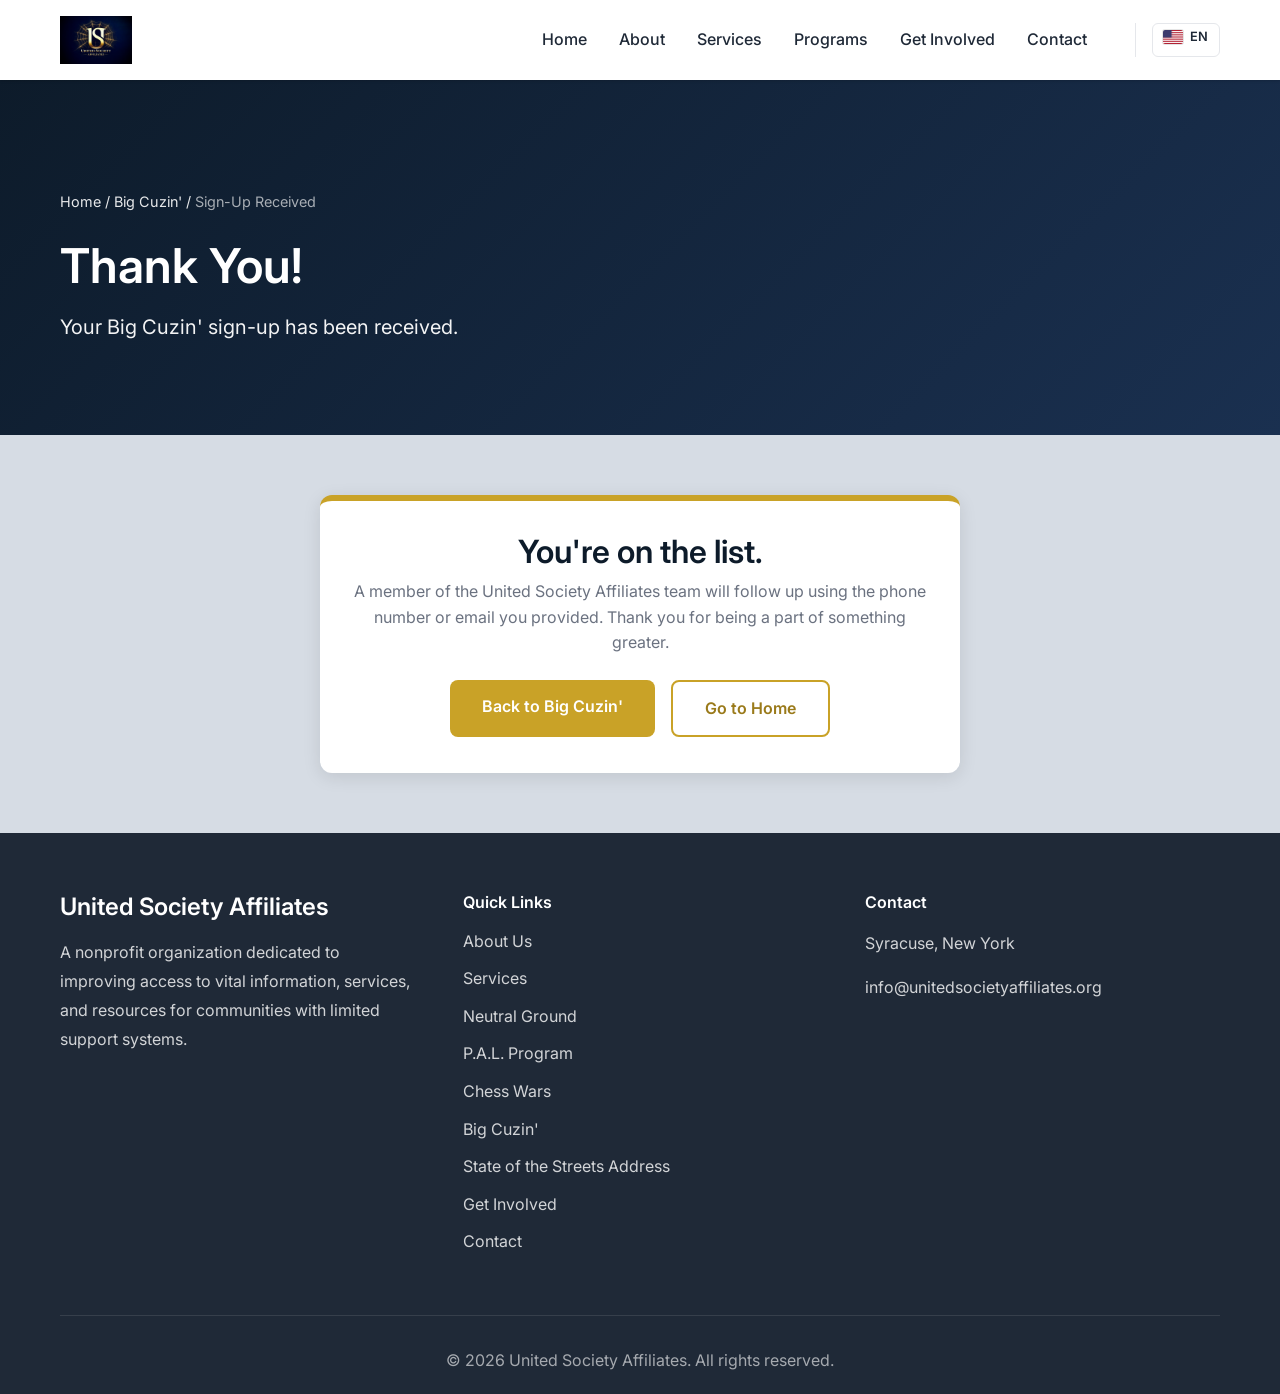
<file: big-cuzin-signup-thanks.html>
<!DOCTYPE html>
<html lang="en">
<head>
    <meta charset="UTF-8">
    <meta name="viewport" content="width=device-width, initial-scale=1.0">
    <meta name="description" content="Thank you for signing up for the Big Cuzin' program with United Society Affiliates.">
    <title>Thank You | Big Cuzin' Sign-Up | United Society Affiliates</title>
    <link rel="icon" href="/favicon.ico" sizes="any">
    <link rel="icon" type="image/png" sizes="16x16" href="/images/favicon-16x16.png">
    <link rel="icon" type="image/png" sizes="32x32" href="/images/favicon-32x32.png">
    <link rel="icon" type="image/png" sizes="48x48" href="/images/favicon-48x48.png">
    <link rel="apple-touch-icon" sizes="180x180" href="/images/apple-touch-icon.png">
    <link rel="icon" type="image/png" sizes="192x192" href="/images/android-chrome-192x192.png">
    <link rel="icon" type="image/png" sizes="512x512" href="/images/android-chrome-512x512.png">
    <link rel="canonical" href="https://unitedsocietyaffiliates.org/big-cuzin-signup-thanks.html">

    <meta name="robots" content="noindex">

    <link rel="stylesheet" href="styles.css">
    <link rel="preconnect" href="https://fonts.googleapis.com">
    <link rel="preconnect" href="https://fonts.gstatic.com" crossorigin>
    <link href="https://fonts.googleapis.com/css2?family=Inter:wght@300;400;500;600;700&display=swap" rel="stylesheet">

    <!-- Google tag (gtag.js) -->
    <script async src="https://www.googletagmanager.com/gtag/js?id=G-X8EXG07JSP"></script>
    <script>
      window.dataLayer = window.dataLayer || [];
      function gtag(){dataLayer.push(arguments);}
      gtag('js', new Date());
      gtag('config', 'G-X8EXG07JSP');
    </script>
</head>
<body>
    <!-- Navigation -->
    <nav class="navbar">
        <div class="container">
            <div class="nav-wrapper">
                <div class="logo">
                    <a href="index.html">
                        <img src="images/united-society-affiliates-logo.png" alt="United Society Affiliates" class="logo-img">
                    </a>
                </div>
                <button class="mobile-menu-toggle" aria-label="Toggle menu">
                    <span></span>
                    <span></span>
                    <span></span>
                </button>
                <ul class="nav-menu">
                    <li><a href="index.html#home" data-i18n="common.nav.home">Home</a></li>
                    <li><a href="index.html#about" data-i18n="common.nav.about">About</a></li>
                    <li><a href="index.html#services" data-i18n="common.nav.services">Services</a></li>
                    <li class="dropdown">
                        <a href="#" class="dropdown-toggle" data-i18n="common.nav.programs">Programs</a>
                        <ul class="dropdown-menu">
                            <li><a href="neutral-ground.html" data-i18n="common.nav.programs.neutral-ground">Neutral Ground</a></li>
                            <li><a href="pal-program.html" data-i18n="common.nav.programs.pal">P.A.L. Program</a></li>
                            <li class="dropdown-subitem"><a href="pal-program.html#chess-wars" data-i18n="common.nav.programs.chess-wars-series">Chess Wars Series</a></li>
                            <li><a href="big-cuzin.html" data-i18n="common.nav.programs.big-cuzin">Big Cuzin'</a></li>
                            <li><a href="state-of-the-streets-address.html" data-i18n="common.nav.programs.sotsa">State of the Streets Address</a></li>
                        </ul>
                    </li>
                    <li><a href="index.html#get-involved" data-i18n="common.nav.get-involved">Get Involved</a></li>
                    <li><a href="index.html#contact" data-i18n="common.nav.contact">Contact</a></li>
                    <li class="dropdown lang-switcher">
                        <button type="button" class="dropdown-toggle lang-switcher-toggle" aria-haspopup="true" aria-expanded="false" aria-label="Change language">
                            <span class="lang-switcher-flag lang-flag-en"></span>
                            <span class="lang-switcher-code">EN</span>
                        </button>
                        <ul class="dropdown-menu lang-switcher-menu" role="menu">
                            <li role="none"><button type="button" role="menuitem" class="lang-switcher-option" data-lang="en" aria-pressed="true"><span class="lang-switcher-flag lang-flag-en"></span> EN</button></li>
                            <li role="none"><button type="button" role="menuitem" class="lang-switcher-option" data-lang="es" aria-pressed="false"><span class="lang-switcher-flag lang-flag-es"></span> ES</button></li>
                            <li role="none"><button type="button" role="menuitem" class="lang-switcher-option" data-lang="vi" aria-pressed="false"><span class="lang-switcher-flag lang-flag-vi"></span> VI</button></li>
                            <li role="none"><button type="button" role="menuitem" class="lang-switcher-option" data-lang="ar" aria-pressed="false"><span class="lang-switcher-flag lang-flag-ar"></span> AR</button></li>
                        </ul>
                    </li>
                </ul>
            </div>
        </div>
    </nav>

    <!-- Page Hero -->
    <section id="hero" class="bc-hero">
        <div class="container">
            <div class="bc-hero-text">
                <div class="breadcrumb">
                    <a href="index.html" data-i18n="common.nav.home">Home</a> / <a href="big-cuzin.html" data-i18n="common.nav.programs.big-cuzin">Big Cuzin'</a> / <span data-i18n="bigcuzin.signupthanks.breadcrumb">Sign-Up Received</span>
                </div>
                <h1 data-i18n="bigcuzin.signupthanks.title">Thank You!</h1>
                <p class="hero-subtitle" data-i18n="bigcuzin.signupthanks.subtitle">Your Big Cuzin' sign-up has been received.</p>
            </div>
        </div>
    </section>

    <!-- Confirmation -->
    <section id="signup-thanks" class="bc-signup-section">
        <div class="container">
            <div class="bc-signup-card bc-signup-thanks-card">
                <h2 data-i18n="bigcuzin.signupthanks.heading">You're on the list.</h2>
                <p class="bc-signup-intro" data-i18n="bigcuzin.signupthanks.body">A member of the United Society Affiliates team will follow up using the phone number or email you provided. Thank you for being a part of something greater.</p>
                <div class="bc-signup-thanks-actions">
                    <a href="big-cuzin.html" class="btn btn-primary" data-i18n="bigcuzin.signupthanks.back">Back to Big Cuzin'</a>
                    <a href="index.html" class="btn btn-secondary" data-i18n="bigcuzin.signupthanks.home">Go to Home</a>
                </div>
            </div>
        </div>
    </section>

    <!-- Footer -->
    <footer class="footer">
        <div class="container">
            <div class="footer-content">
                <div class="footer-section">
                    <h3 data-i18n="common.footer.org-name">United Society Affiliates</h3>
                    <p data-i18n="common.footer.tagline">A nonprofit organization dedicated to improving access to vital information, services, and resources for communities with limited support systems.</p>
                </div>
                <div class="footer-section">
                    <h4 data-i18n="common.footer.quick-links-heading">Quick Links</h4>
                    <ul>
                        <li><a href="index.html#about" data-i18n="common.footer.about-us">About Us</a></li>
                        <li><a href="index.html#services" data-i18n="common.nav.services">Services</a></li>
                        <li><a href="neutral-ground.html" data-i18n="common.nav.programs.neutral-ground">Neutral Ground</a></li>
                        <li><a href="pal-program.html" data-i18n="common.nav.programs.pal">P.A.L. Program</a></li>
                        <li><a href="chess-wars.html" data-i18n="common.nav.programs.chess-wars">Chess Wars</a></li>
                        <li><a href="big-cuzin.html" data-i18n="common.nav.programs.big-cuzin">Big Cuzin'</a></li>
                        <li><a href="state-of-the-streets-address.html" data-i18n="common.nav.programs.sotsa">State of the Streets Address</a></li>
                        <li><a href="index.html#get-involved" data-i18n="common.nav.get-involved">Get Involved</a></li>
                        <li><a href="index.html#contact" data-i18n="common.nav.contact">Contact</a></li>
                    </ul>
                </div>
                <div class="footer-section">
                    <h4 data-i18n="common.footer.contact-heading">Contact</h4>
                    <p data-i18n="common.footer.location">Syracuse, New York</p>
                    <p>info@unitedsocietyaffiliates.org</p>
                </div>
            </div>
            <div class="footer-bottom">
                <p data-i18n="common.footer.copyright">&copy; 2026 United Society Affiliates. All rights reserved.</p>
            </div>
        </div>
    </footer>

    <script src="i18n/i18n.js"></script>
    <script src="script.js"></script>
</body>
</html>
</file>
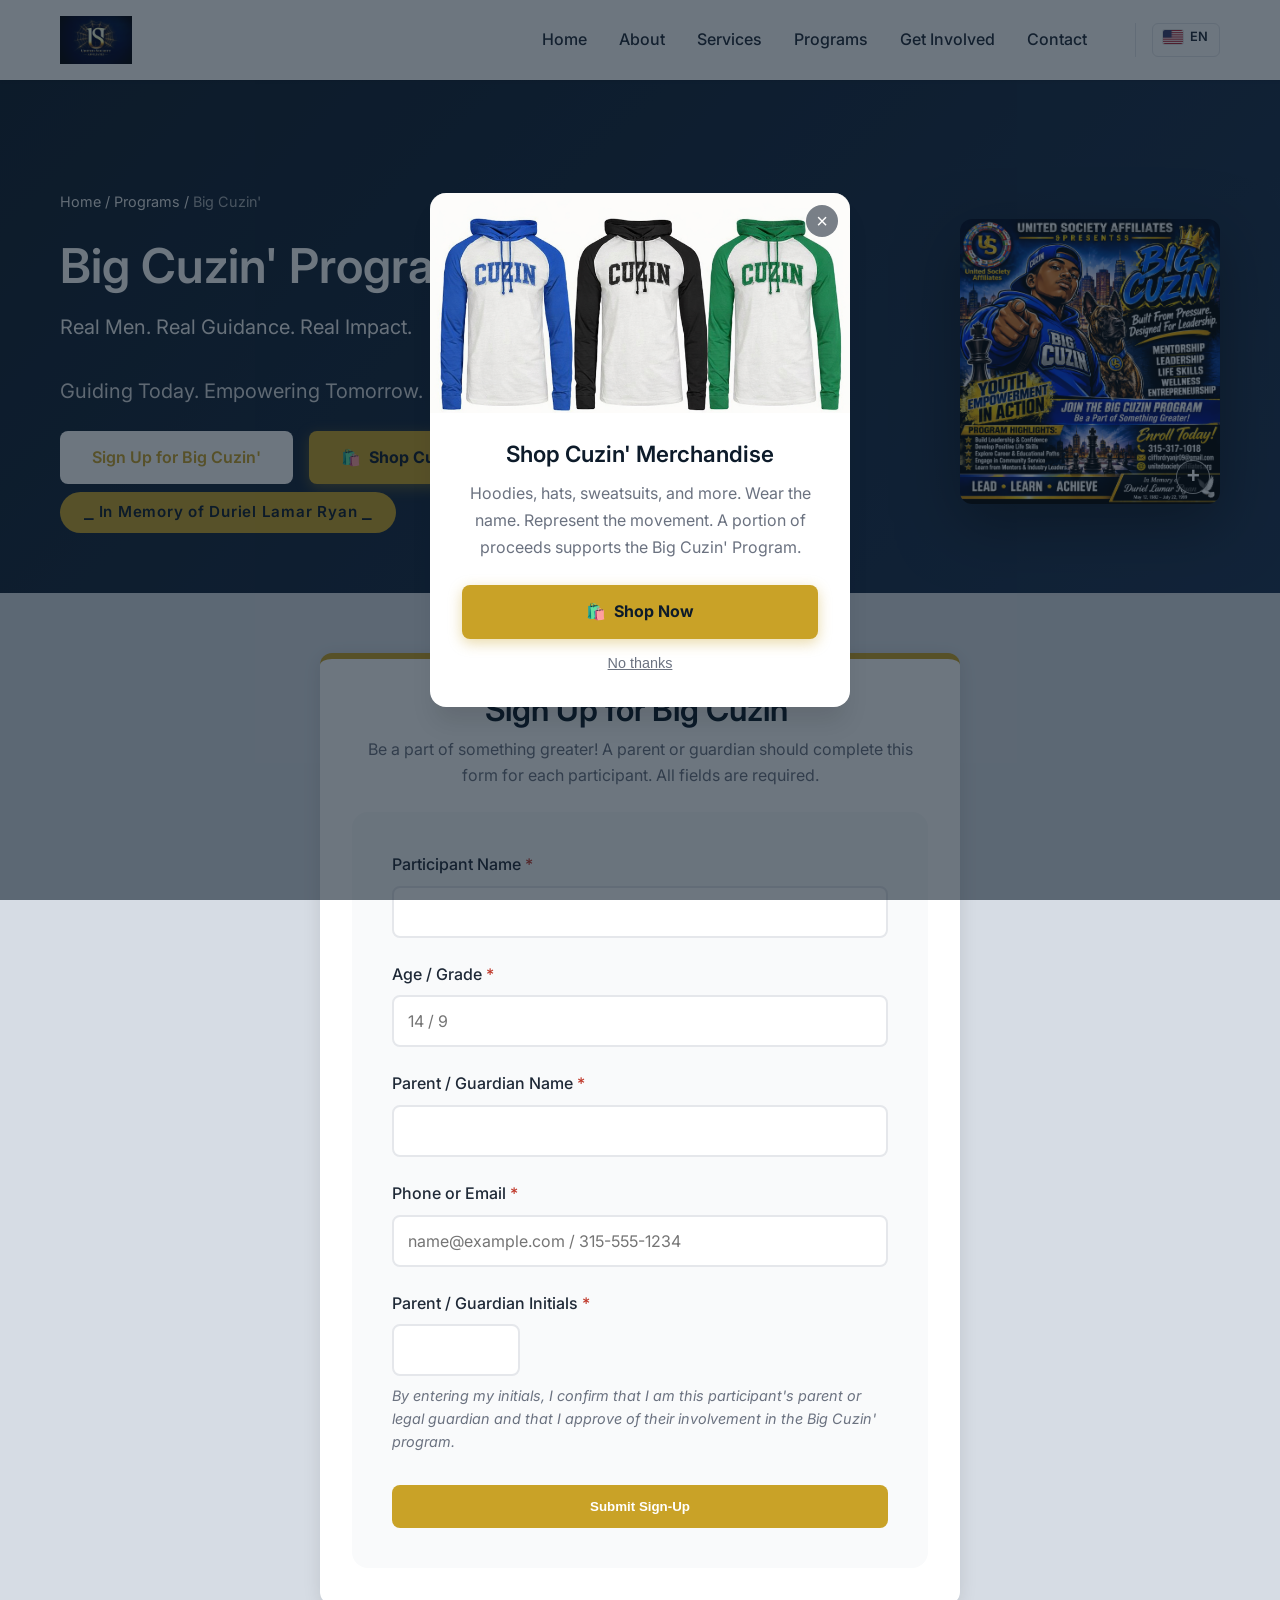
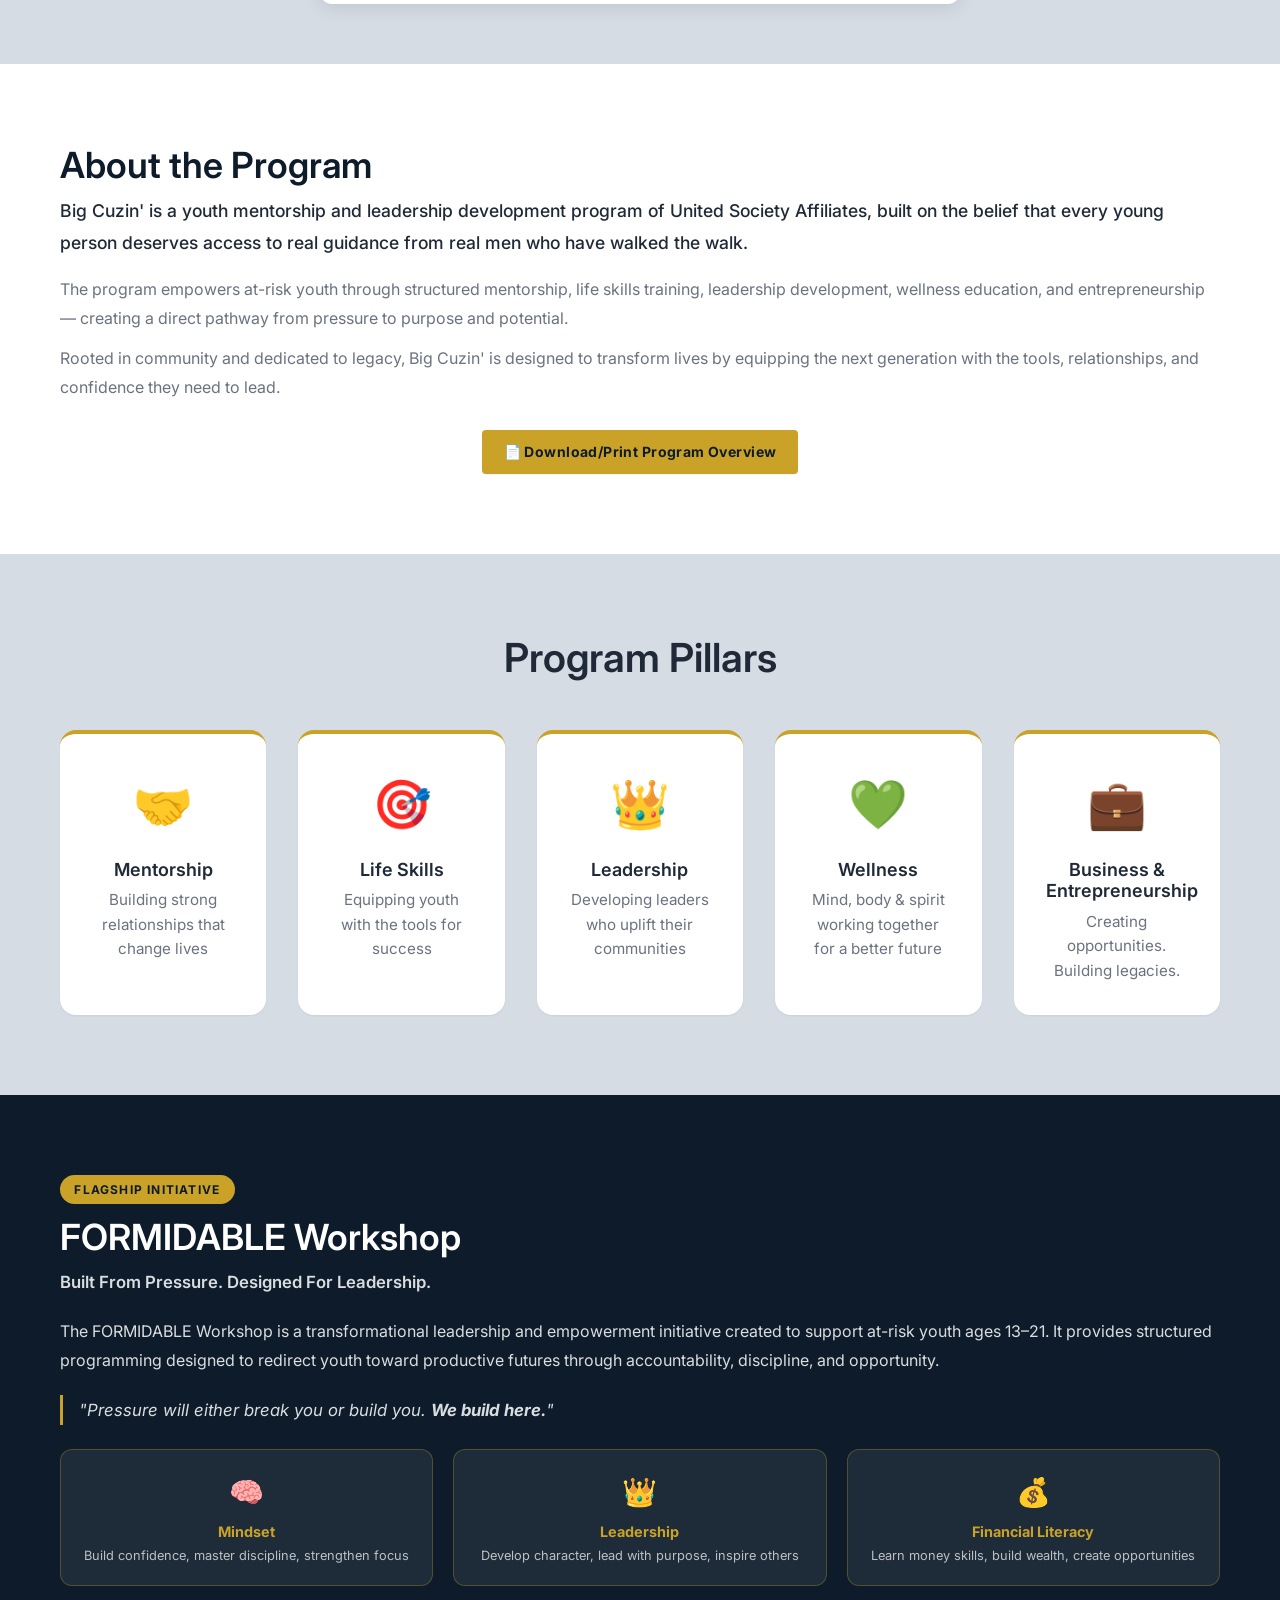
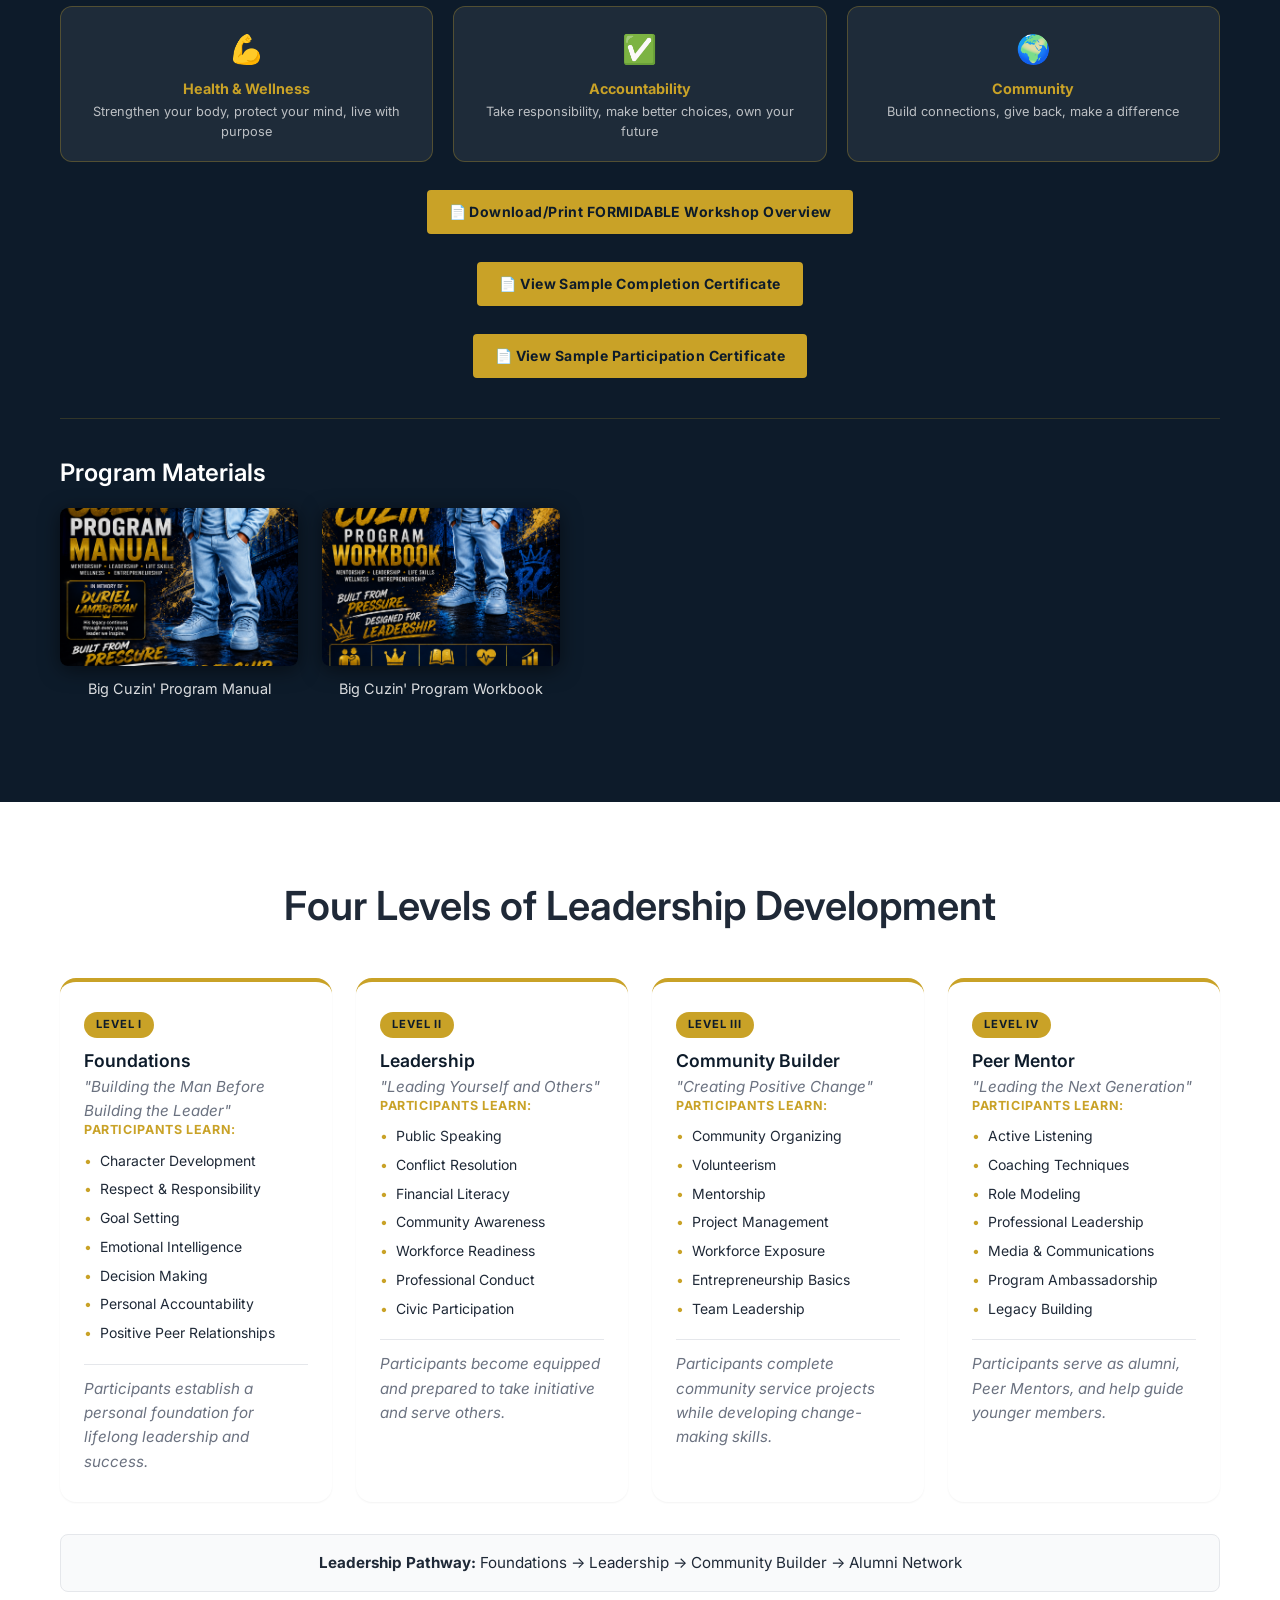
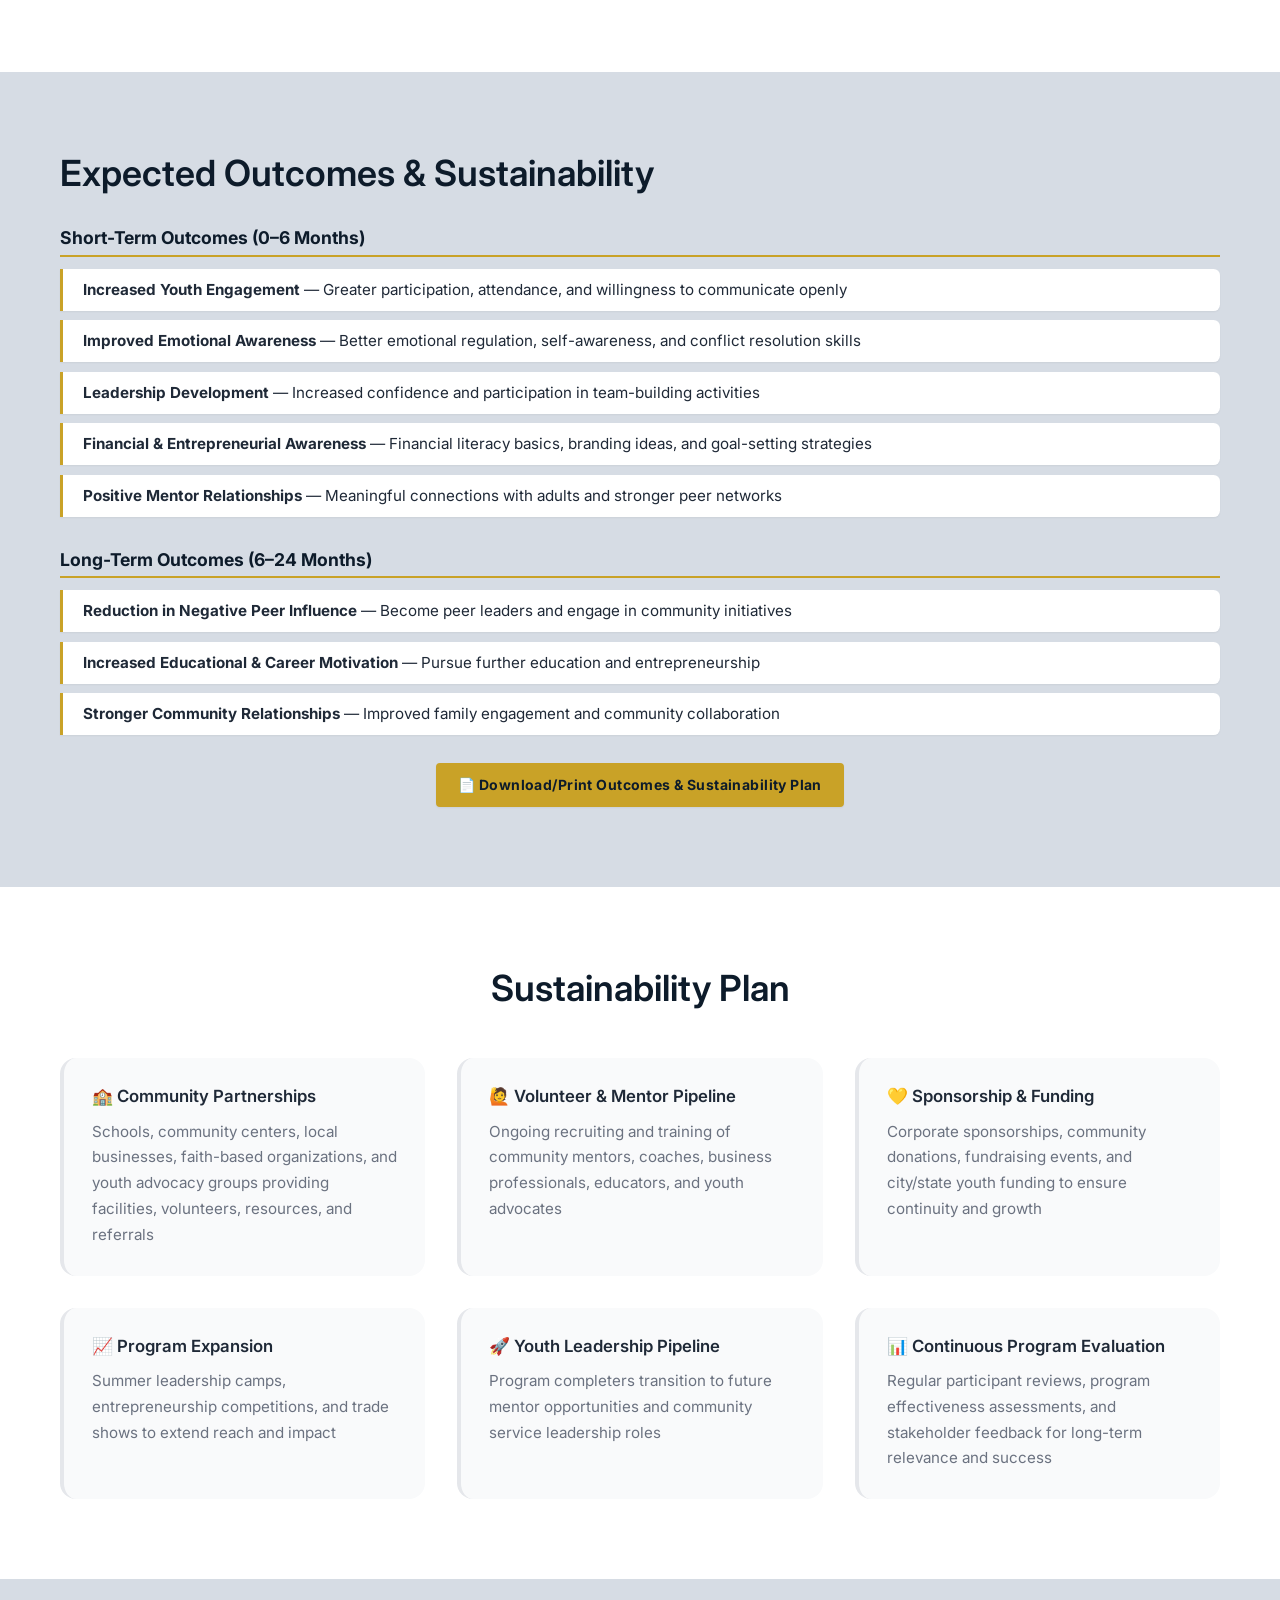
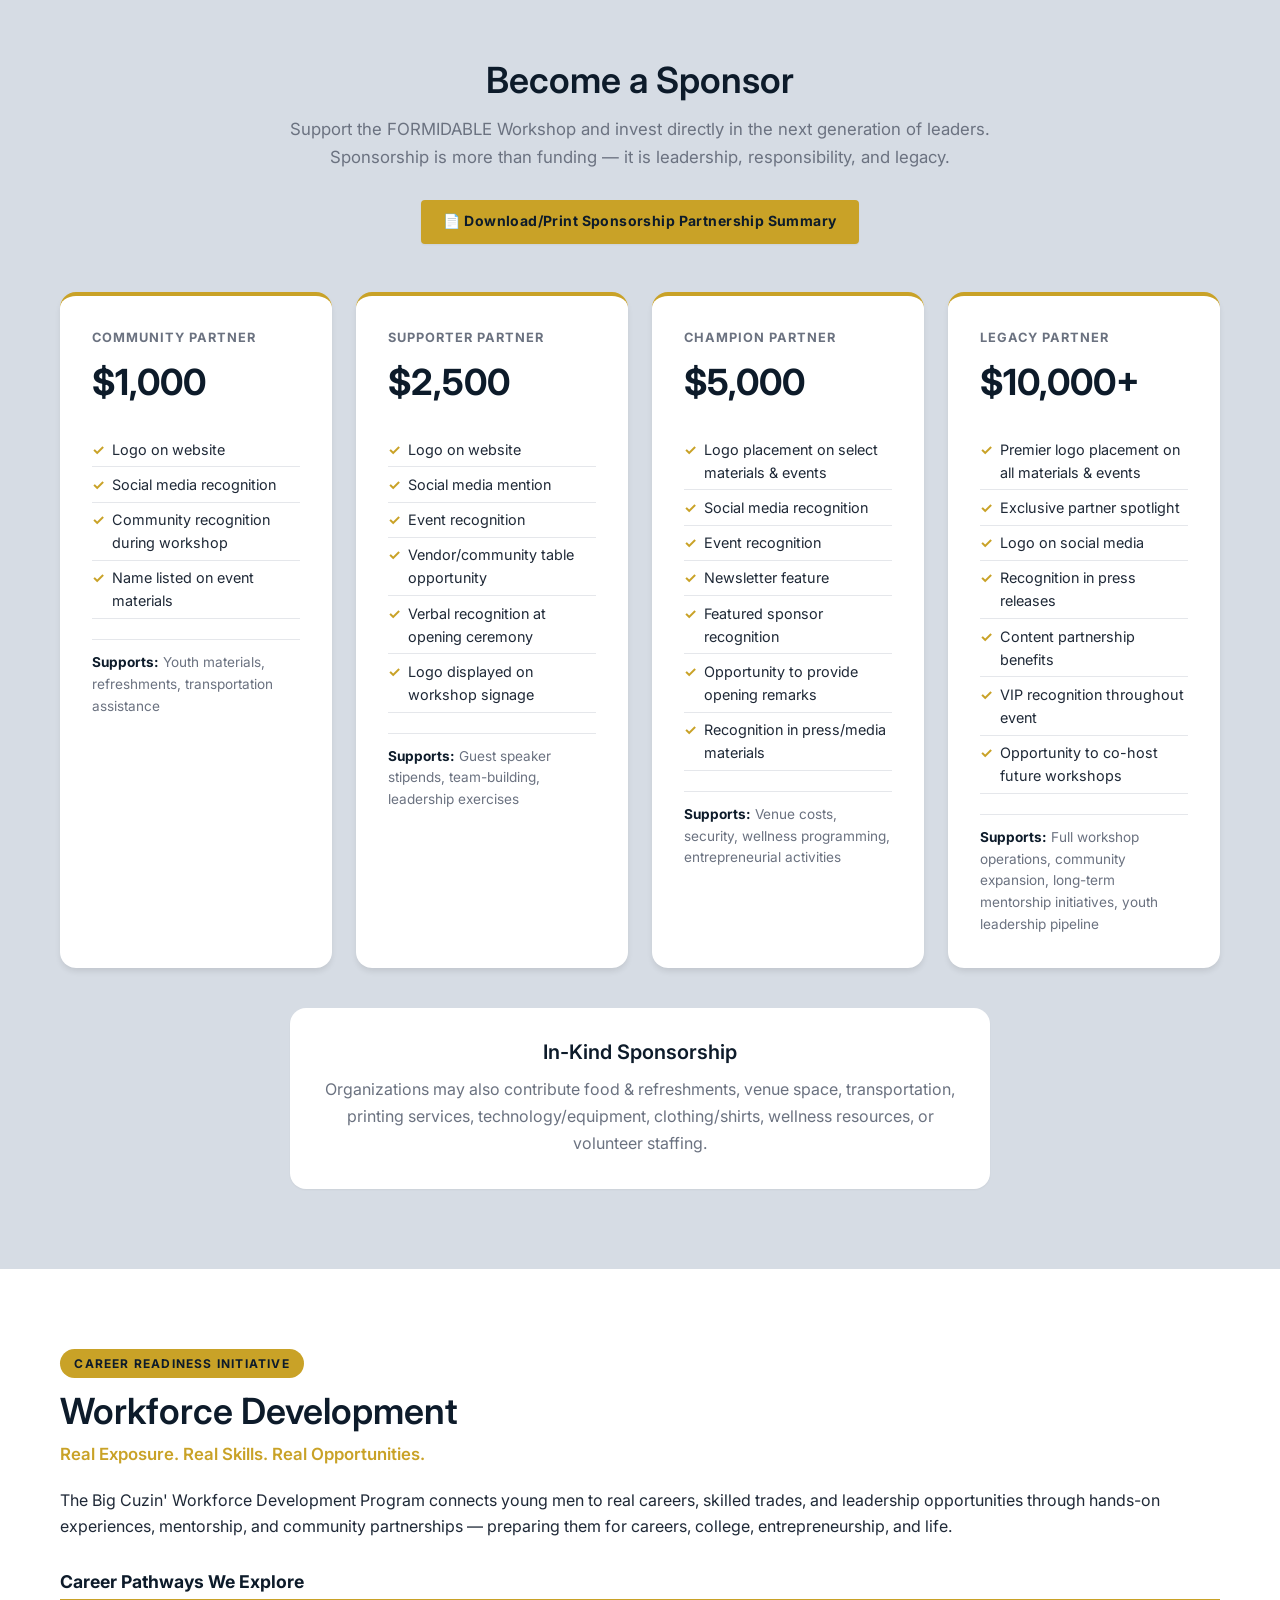
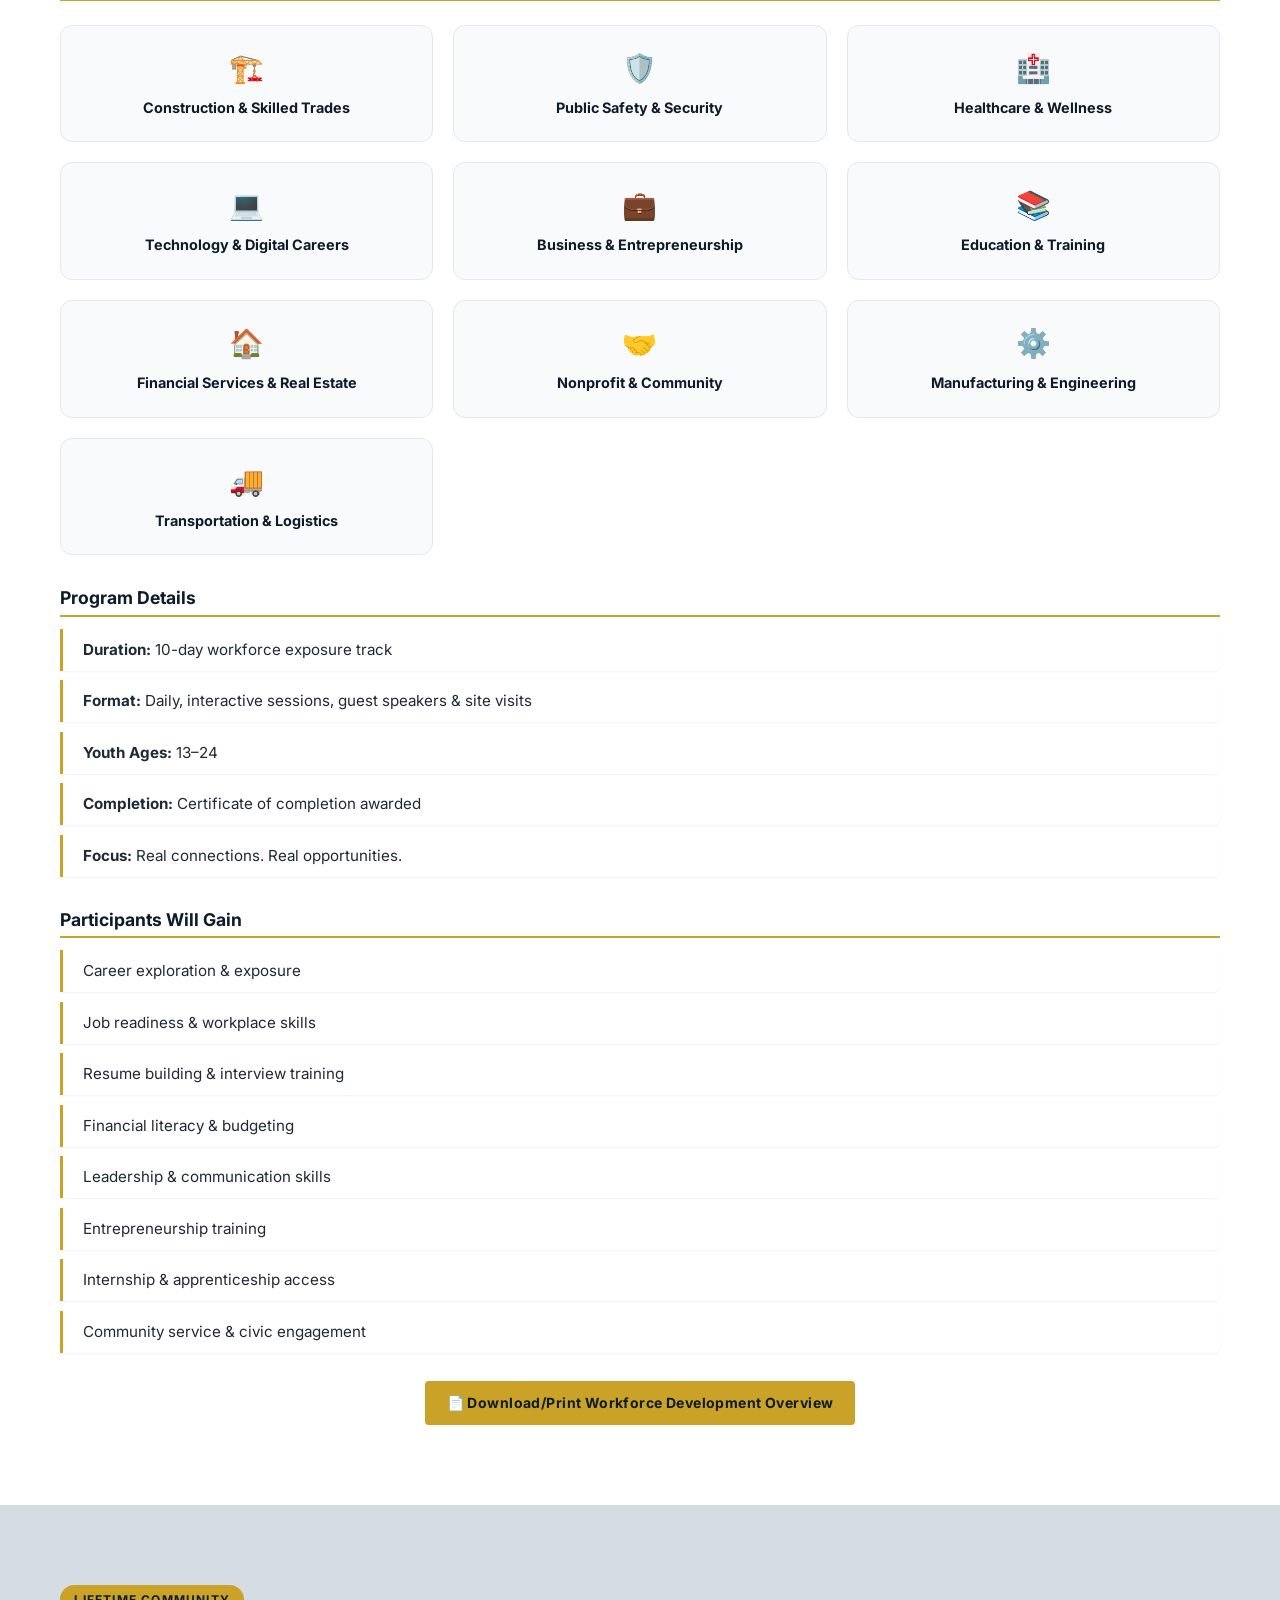
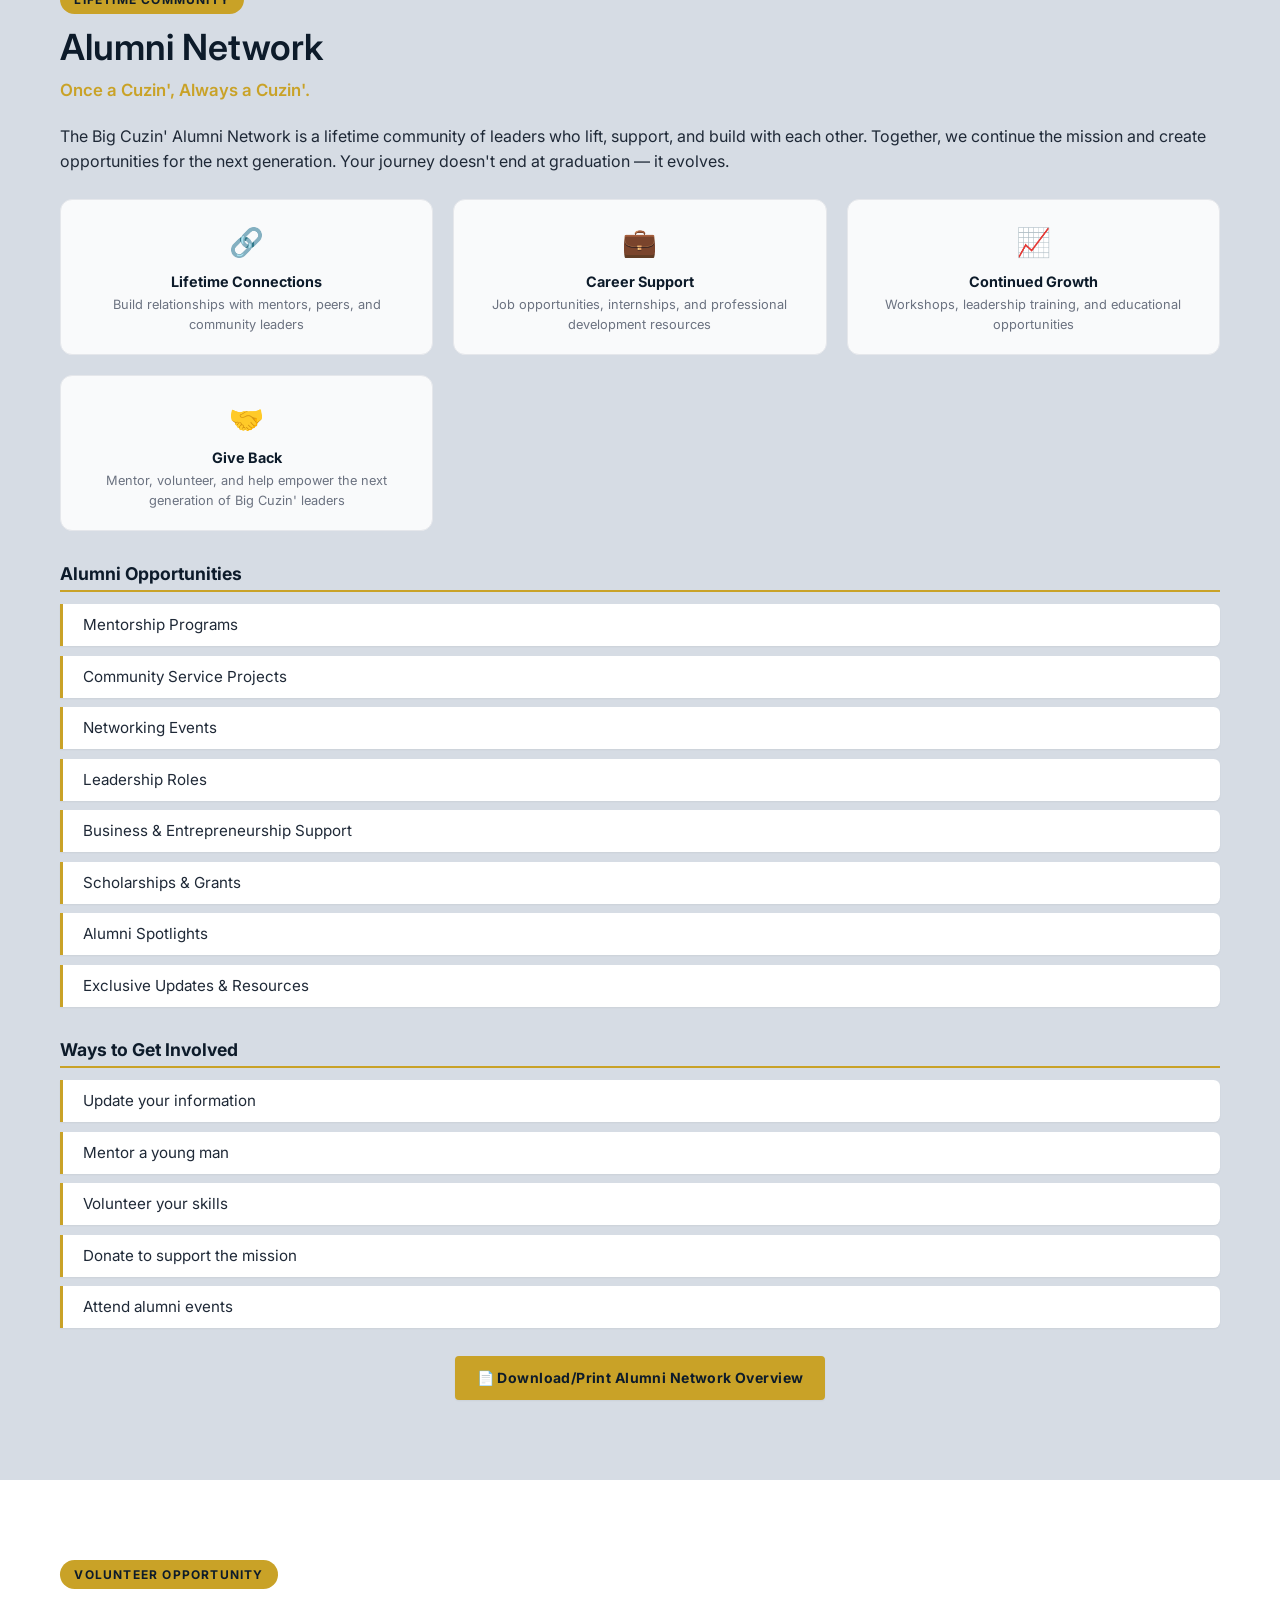
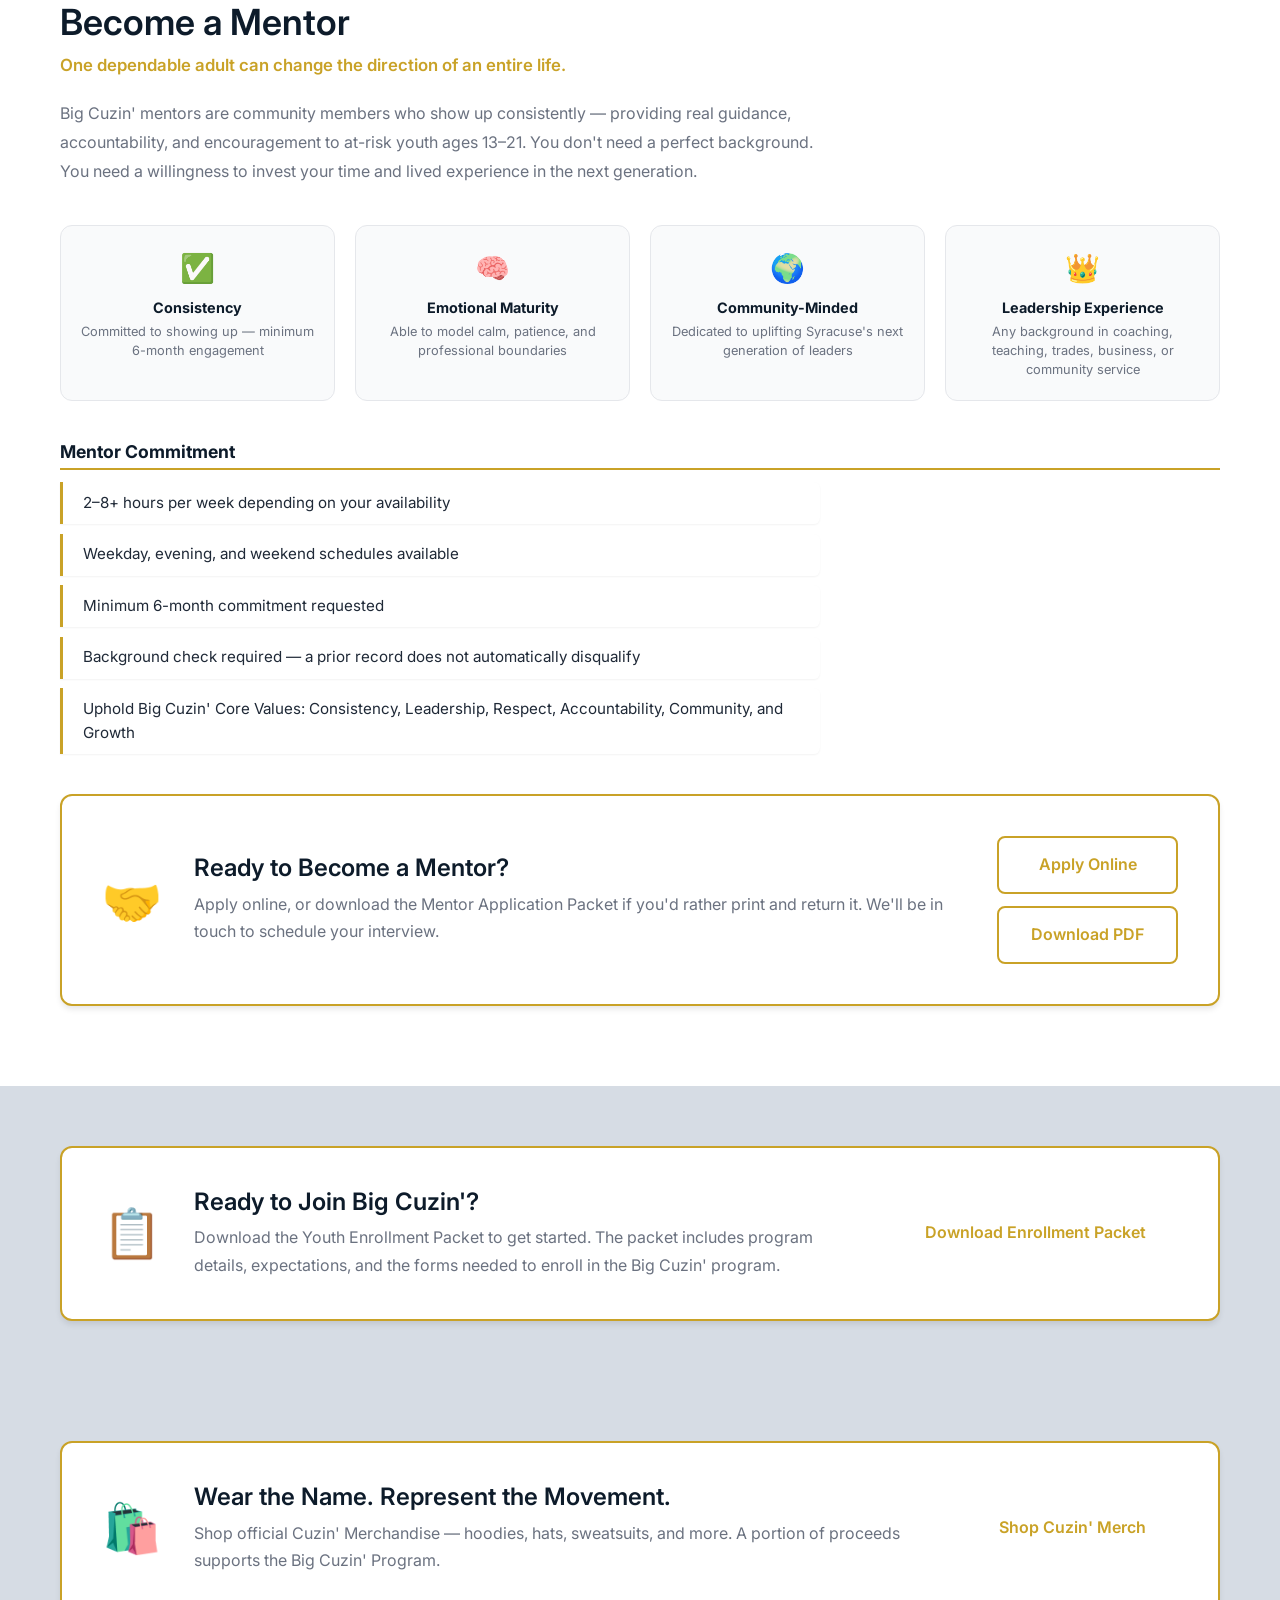
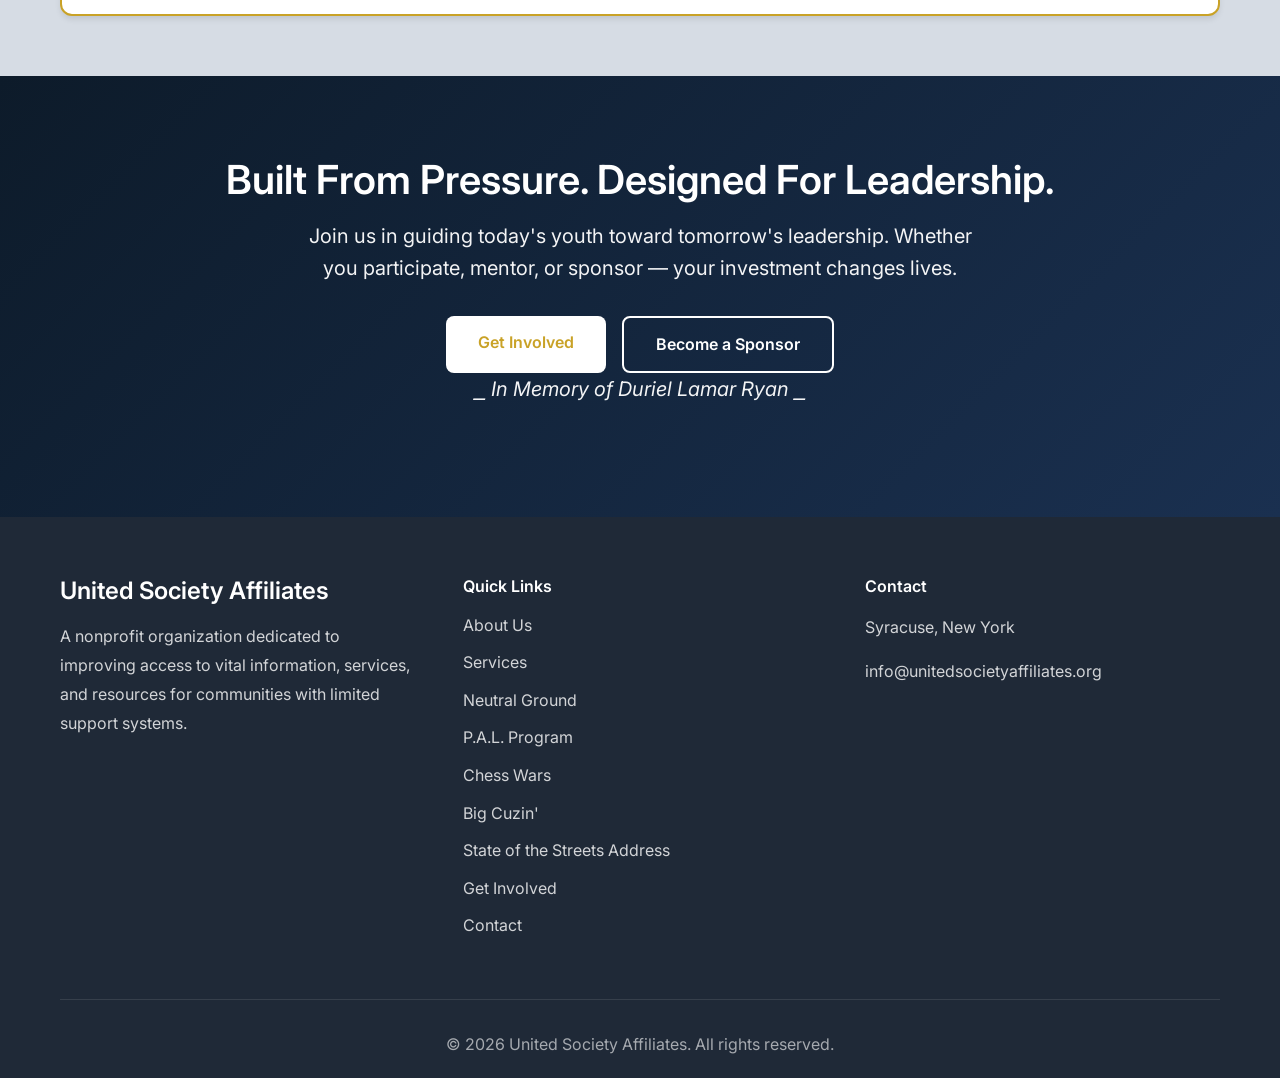
<file: big-cuzin.html>
<!DOCTYPE html>
<html lang="en">
<head>
    <meta charset="UTF-8">
    <meta name="viewport" content="width=device-width, initial-scale=1.0">
    <meta name="description" content="Big Cuzin' is a Syracuse youth mentorship and leadership program for at-risk youth ages 13–21. Real men, real guidance, real impact — through the FORMIDABLE Workshop and community partnerships.">
    <title>Big Cuzin' Youth Mentorship Program Syracuse | United Society Affiliates</title>
    <link rel="icon" href="/favicon.ico" sizes="any">
    <link rel="icon" type="image/png" sizes="16x16" href="/images/favicon-16x16.png">
    <link rel="icon" type="image/png" sizes="32x32" href="/images/favicon-32x32.png">
    <link rel="icon" type="image/png" sizes="48x48" href="/images/favicon-48x48.png">
    <link rel="apple-touch-icon" sizes="180x180" href="/images/apple-touch-icon.png">
    <link rel="icon" type="image/png" sizes="192x192" href="/images/android-chrome-192x192.png">
    <link rel="icon" type="image/png" sizes="512x512" href="/images/android-chrome-512x512.png">
    <link rel="canonical" href="https://unitedsocietyaffiliates.org/big-cuzin.html">

    <!-- Open Graph -->
    <meta property="og:type" content="website">
    <meta property="og:url" content="https://unitedsocietyaffiliates.org/big-cuzin.html">
    <meta property="og:title" content="Big Cuzin' Youth Mentorship Program | United Society Affiliates">
    <meta property="og:description" content="Empowering at-risk youth ages 13–21 in Syracuse through mentorship, life skills, leadership, and the FORMIDABLE Workshop. Real Men. Real Guidance. Real Impact.">
    <meta property="og:image" content="https://unitedsocietyaffiliates.org/images/united-society-affiliates-logo.png">
    <meta property="og:site_name" content="United Society Affiliates">

    <!-- Twitter Card -->
    <meta name="twitter:card" content="summary_large_image">
    <meta name="twitter:title" content="Big Cuzin' Youth Mentorship Program | United Society Affiliates">
    <meta name="twitter:description" content="Empowering at-risk youth ages 13–21 in Syracuse through mentorship, life skills, leadership, and the FORMIDABLE Workshop.">
    <meta name="twitter:image" content="https://unitedsocietyaffiliates.org/images/united-society-affiliates-logo.png">

    <!-- JSON-LD Structured Data -->
    <script type="application/ld+json">
    {
      "@context": "https://schema.org",
      "@graph": [
        {
          "@type": "NonprofitOrganization",
          "@id": "https://unitedsocietyaffiliates.org/#organization",
          "name": "United Society Affiliates",
          "url": "https://unitedsocietyaffiliates.org",
          "logo": "https://unitedsocietyaffiliates.org/images/united-society-affiliates-logo.png",
          "address": {
            "@type": "PostalAddress",
            "addressLocality": "Syracuse",
            "addressRegion": "NY",
            "addressCountry": "US"
          }
        },
        {
          "@type": "EducationalOccupationalProgram",
          "name": "Big Cuzin' Youth Mentorship Program",
          "url": "https://unitedsocietyaffiliates.org/big-cuzin.html",
          "description": "A youth mentorship and leadership development program for at-risk youth ages 13–21 in Syracuse, NY. Programming includes the FORMIDABLE Workshop, life skills training, financial literacy, health and wellness, and community engagement.",
          "provider": {
            "@id": "https://unitedsocietyaffiliates.org/#organization"
          },
          "educationalProgramMode": "in-person",
          "occupationalCategory": "Youth Mentorship and Leadership Development",
          "applicationStartDate": "2024-01-01",
          "offers": {
            "@type": "Offer",
            "category": "Community Program",
            "price": "0",
            "priceCurrency": "USD",
            "description": "Free youth mentorship program"
          },
          "audience": {
            "@type": "Audience",
            "audienceType": "At-risk youth ages 13–21",
            "geographicArea": {
              "@type": "City",
              "name": "Syracuse",
              "containedInPlace": {
                "@type": "State",
                "name": "New York"
              }
            }
          },
          "programPrerequisites": "Ages 13–21, Syracuse area"
        }
      ]
    }
    </script>

    <link rel="stylesheet" href="styles.css">
    <link rel="preconnect" href="https://fonts.googleapis.com">
    <link rel="preconnect" href="https://fonts.gstatic.com" crossorigin>
    <link href="https://fonts.googleapis.com/css2?family=Inter:wght@300;400;500;600;700&display=swap" rel="stylesheet">

    <!-- Google tag (gtag.js) -->
    <script async src="https://www.googletagmanager.com/gtag/js?id=G-X8EXG07JSP"></script>
    <script>
      window.dataLayer = window.dataLayer || [];
      function gtag(){dataLayer.push(arguments);}
      gtag('js', new Date());
      gtag('config', 'G-X8EXG07JSP');
    </script>
</head>
<body>
    <!-- Navigation -->
    <nav class="navbar">
        <div class="container">
            <div class="nav-wrapper">
                <div class="logo">
                    <a href="index.html">
                        <img src="images/united-society-affiliates-logo.png" alt="United Society Affiliates" class="logo-img">
                    </a>
                </div>
                <button class="mobile-menu-toggle" aria-label="Toggle menu">
                    <span></span>
                    <span></span>
                    <span></span>
                </button>
                <ul class="nav-menu">
                    <li><a href="index.html#home" data-i18n="common.nav.home">Home</a></li>
                    <li><a href="index.html#about" data-i18n="common.nav.about">About</a></li>
                    <li><a href="index.html#services" data-i18n="common.nav.services">Services</a></li>
                    <li class="dropdown">
                        <a href="#" class="dropdown-toggle" data-i18n="common.nav.programs">Programs</a>
                        <ul class="dropdown-menu">
                            <li><a href="neutral-ground.html" data-i18n="common.nav.programs.neutral-ground">Neutral Ground</a></li>
                            <li><a href="pal-program.html" data-i18n="common.nav.programs.pal">P.A.L. Program</a></li>
                            <li class="dropdown-subitem"><a href="pal-program.html#chess-wars" data-i18n="common.nav.programs.chess-wars-series">Chess Wars Series</a></li>
                            <li><a href="big-cuzin.html" data-i18n="common.nav.programs.big-cuzin">Big Cuzin'</a></li>
                            <li><a href="state-of-the-streets-address.html" data-i18n="common.nav.programs.sotsa">State of the Streets Address</a></li>
                        </ul>
                    </li>
                    <li><a href="index.html#get-involved" data-i18n="common.nav.get-involved">Get Involved</a></li>
                    <li><a href="index.html#contact" data-i18n="common.nav.contact">Contact</a></li>
                    <li class="dropdown lang-switcher">
                        <button type="button" class="dropdown-toggle lang-switcher-toggle" aria-haspopup="true" aria-expanded="false" aria-label="Change language">
                            <span class="lang-switcher-flag lang-flag-en"></span>
                            <span class="lang-switcher-code">EN</span>
                        </button>
                        <ul class="dropdown-menu lang-switcher-menu" role="menu">
                            <li role="none"><button type="button" role="menuitem" class="lang-switcher-option" data-lang="en" aria-pressed="true"><span class="lang-switcher-flag lang-flag-en"></span> EN</button></li>
                            <li role="none"><button type="button" role="menuitem" class="lang-switcher-option" data-lang="es" aria-pressed="false"><span class="lang-switcher-flag lang-flag-es"></span> ES</button></li>
                            <li role="none"><button type="button" role="menuitem" class="lang-switcher-option" data-lang="vi" aria-pressed="false"><span class="lang-switcher-flag lang-flag-vi"></span> VI</button></li>
                            <li role="none"><button type="button" role="menuitem" class="lang-switcher-option" data-lang="ar" aria-pressed="false"><span class="lang-switcher-flag lang-flag-ar"></span> AR</button></li>
                        </ul>
                    </li>
                </ul>
            </div>
        </div>
    </nav>

    <!-- Program Hero -->
    <section id="hero" class="bc-hero">
        <div class="container">
            <div class="bc-hero-text">
                <div class="breadcrumb">
                    <a href="index.html" data-i18n="common.nav.home">Home</a> / <a href="#" data-i18n="common.nav.programs">Programs</a> / <span data-i18n="common.nav.programs.big-cuzin">Big Cuzin'</span>
                </div>
                <h1 data-i18n="bigcuzin.hero.title">Big Cuzin' Program</h1>
                <p class="hero-subtitle" data-i18n="bigcuzin.hero.subtitle">Real Men. Real Guidance. Real Impact.</p>
                <p class="bc-tagline" data-i18n="bigcuzin.hero.tagline">Guiding Today. Empowering Tomorrow.</p>
                <div class="hero-buttons">
                    <a href="#signup" class="btn btn-primary" data-i18n="bigcuzin.signup.heading">Sign Up for Big Cuzin'</a>
                    <a href="big-cuzin-merch.html" class="btn btn-shop" data-i18n="common.shop-cta">Shop Cuzin' Merch</a>
                </div>
                <div class="bc-memorial">
                    <span data-i18n="bigcuzin.hero.memorial">&#9135; In Memory of Duriel Lamar Ryan &#9135;</span>
                </div>
            </div>
            <div class="bc-hero-poster">
                <a href="images/big-cuzin-flyer-blue.png" class="bc-poster-link" data-lightbox target="_blank" rel="noopener">
                    <img src="images/big-cuzin-flyer-blue.png" alt="Big Cuzin' program flyer: Youth Empowerment in Action. Enroll today at 315-317-1018 or unitedsocietyaffiliates.org">
                </a>
            </div>
        </div>
    </section>

    <!-- Youth Sign-Up (online version of the in-person sign-in sheet) -->
    <section id="signup" class="bc-signup-section">
        <div class="container">
            <div class="bc-signup-card">
                <h2 data-i18n="bigcuzin.signup.heading">Sign Up for Big Cuzin'</h2>
                <p class="bc-signup-intro" data-i18n="bigcuzin.signup.intro">Be a part of something greater! A parent or guardian should complete this form for each participant. All fields are required.</p>

                <form class="contact-form bc-signup-form" id="youthSignupForm" action="https://formspree.io/f/mdegppjn" method="POST">
                    <input type="hidden" name="_subject" value="New Big Cuzin' Youth Sign-Up">
                    <input type="hidden" name="_next" value="https://unitedsocietyaffiliates.org/big-cuzin-signup-thanks.html">

                    <!-- Honeypot anti-spam field: hidden from real users via CSS; Formspree discards submissions that fill it. -->
                    <input type="text" name="_gotcha" class="bc-form-honeypot" tabindex="-1" autocomplete="off" aria-hidden="true">

                    <div class="form-group">
                        <label for="signup-participant-name" data-i18n="bigcuzin.signup.label.participant-name">Participant Name</label>
                        <input type="text" id="signup-participant-name" name="participant_name" required autocomplete="off" pattern=".*\S.*" title="Please enter the participant's name.">
                    </div>
                    <div class="form-group">
                        <label for="signup-age-grade" data-i18n="bigcuzin.signup.label.age-grade">Age / Grade</label>
                        <input type="text" id="signup-age-grade" name="age_grade" required autocomplete="off" pattern=".*\S.*" placeholder="14 / 9" title="Please enter the participant's age or grade.">
                    </div>
                    <div class="form-group">
                        <label for="signup-guardian-name" data-i18n="bigcuzin.signup.label.guardian-name">Parent / Guardian Name</label>
                        <input type="text" id="signup-guardian-name" name="parent_guardian_name" required autocomplete="name" pattern=".*\S.*" title="Please enter the parent or guardian's name.">
                    </div>
                    <div class="form-group">
                        <label for="signup-contact" data-i18n="bigcuzin.signup.label.contact">Phone or Email</label>
                        <input type="text" id="signup-contact" name="phone_or_email" required inputmode="email" autocomplete="email tel" pattern="(?:[^\s@]+@[^\s@]+\.[^\s@]{2,}|\(?\d{3}\)?[\s.\-]?\d{3}[\s.\-]?\d{4})" title="Enter a valid email address (name@example.com) or a 10-digit phone number (315-555-1234)." placeholder="name@example.com / 315-555-1234">
                    </div>
                    <div class="form-group">
                        <label for="signup-initials" data-i18n="bigcuzin.signup.label.initials">Parent / Guardian Initials</label>
                        <input type="text" id="signup-initials" name="parent_guardian_initials" class="bc-initials-input" required maxlength="6" autocomplete="off" pattern="(?=.*[A-Za-z])[A-Za-z.]{1,6}" title="Please enter your initials (letters only, up to 6 characters).">
                        <p class="bc-form-note bc-initials-note" data-i18n="bigcuzin.signup.initials-note">By entering my initials, I confirm that I am this participant's parent or legal guardian and that I approve of their involvement in the Big Cuzin' program.</p>
                    </div>

                    <p class="bc-signup-error" id="youthSignupError" role="alert" hidden data-i18n="bigcuzin.signup.error">Sorry, something went wrong and your sign-up was not sent. Please try again, or call 315-317-1018.</p>
                    <button type="submit" class="btn btn-primary" data-i18n="bigcuzin.signup.submit">Submit Sign-Up</button>
                </form>
            </div>
        </div>
    </section>

    <!-- Program Overview -->
    <section id="about" class="program-overview">
        <div class="container">
            <h2 data-i18n="bigcuzin.overview.heading">About the Program</h2>
            <p class="lead-text" data-i18n="bigcuzin.overview.lead">Big Cuzin' is a youth mentorship and leadership development program of United Society Affiliates, built on the belief that every young person deserves access to real guidance from real men who have walked the walk.</p>
            <p data-i18n="bigcuzin.overview.body1">The program empowers at-risk youth through structured mentorship, life skills training, leadership development, wellness education, and entrepreneurship — creating a direct pathway from pressure to purpose and potential.</p>
            <p data-i18n="bigcuzin.overview.body2">Rooted in community and dedicated to legacy, Big Cuzin' is designed to transform lives by equipping the next generation with the tools, relationships, and confidence they need to lead.</p>
            <div class="bc-doc-link-wrap"><a href="images/big-cuzin-overview.PNG" class="bc-doc-link" target="_blank" rel="noopener" data-i18n="bigcuzin.overview.doc-link">&#128196; Download/Print Program Overview</a></div>
        </div>
    </section>

    <!-- Five Pillars -->
    <section id="pillars" class="participants-section bc-pillars-section">
        <div class="container">
            <h2 data-i18n="bigcuzin.pillars.heading">Program Pillars</h2>
            <div class="participants-grid">
                <div class="participant-card bc-pillar-card">
                    <div class="participant-icon">🤝</div>
                    <h3 data-i18n="bigcuzin.pillars.mentorship.title">Mentorship</h3>
                    <p data-i18n="bigcuzin.pillars.mentorship.body">Building strong relationships that change lives</p>
                </div>
                <div class="participant-card bc-pillar-card">
                    <div class="participant-icon">🎯</div>
                    <h3 data-i18n="bigcuzin.pillars.life-skills.title">Life Skills</h3>
                    <p data-i18n="bigcuzin.pillars.life-skills.body">Equipping youth with the tools for success</p>
                </div>
                <div class="participant-card bc-pillar-card">
                    <div class="participant-icon">👑</div>
                    <h3 data-i18n="bigcuzin.pillars.leadership.title">Leadership</h3>
                    <p data-i18n="bigcuzin.pillars.leadership.body">Developing leaders who uplift their communities</p>
                </div>
                <div class="participant-card bc-pillar-card">
                    <div class="participant-icon">💚</div>
                    <h3 data-i18n="bigcuzin.pillars.wellness.title">Wellness</h3>
                    <p data-i18n="bigcuzin.pillars.wellness.body">Mind, body & spirit working together for a better future</p>
                </div>
                <div class="participant-card bc-pillar-card">
                    <div class="participant-icon">💼</div>
                    <h3 data-i18n="bigcuzin.pillars.business.title">Business &amp; Entrepreneurship</h3>
                    <p data-i18n="bigcuzin.pillars.business.body">Creating opportunities. Building legacies.</p>
                </div>
            </div>
        </div>
    </section>

    <!-- FORMIDABLE Workshop -->
    <section id="formidable-workshop" class="bc-formidable-section">
        <div class="container">
            <div class="bc-formidable-text">
                    <div class="bc-formidable-label" data-i18n="bigcuzin.formidable.label">Flagship Initiative</div>
                    <h2 data-i18n="bigcuzin.formidable.heading">FORMIDABLE Workshop</h2>
                    <p class="bc-formidable-tagline" data-i18n="bigcuzin.formidable.tagline">Built From Pressure. Designed For Leadership.</p>
                    <p data-i18n="bigcuzin.formidable.intro">The FORMIDABLE Workshop is a transformational leadership and empowerment initiative created to support at-risk youth ages 13–21. It provides structured programming designed to redirect youth toward productive futures through accountability, discipline, and opportunity.</p>
                    <p class="bc-build-quote" data-i18n="bigcuzin.formidable.quote">"Pressure will either break you or build you. <strong>We build here.</strong>"</p>
                    <div class="bc-focus-grid">
                        <div class="bc-focus-item">
                            <div class="bc-focus-icon">🧠</div>
                            <h4 data-i18n="bigcuzin.formidable.mindset.title">Mindset</h4>
                            <p data-i18n="bigcuzin.formidable.mindset.body">Build confidence, master discipline, strengthen focus</p>
                        </div>
                        <div class="bc-focus-item">
                            <div class="bc-focus-icon">👑</div>
                            <h4 data-i18n="bigcuzin.formidable.leadership.title">Leadership</h4>
                            <p data-i18n="bigcuzin.formidable.leadership.body">Develop character, lead with purpose, inspire others</p>
                        </div>
                        <div class="bc-focus-item">
                            <div class="bc-focus-icon">💰</div>
                            <h4 data-i18n="bigcuzin.formidable.financial.title">Financial Literacy</h4>
                            <p data-i18n="bigcuzin.formidable.financial.body">Learn money skills, build wealth, create opportunities</p>
                        </div>
                        <div class="bc-focus-item">
                            <div class="bc-focus-icon">💪</div>
                            <h4 data-i18n="bigcuzin.formidable.health.title">Health &amp; Wellness</h4>
                            <p data-i18n="bigcuzin.formidable.health.body">Strengthen your body, protect your mind, live with purpose</p>
                        </div>
                        <div class="bc-focus-item">
                            <div class="bc-focus-icon">✅</div>
                            <h4 data-i18n="bigcuzin.formidable.accountability.title">Accountability</h4>
                            <p data-i18n="bigcuzin.formidable.accountability.body">Take responsibility, make better choices, own your future</p>
                        </div>
                        <div class="bc-focus-item">
                            <div class="bc-focus-icon">🌍</div>
                            <h4 data-i18n="bigcuzin.formidable.community.title">Community</h4>
                            <p data-i18n="bigcuzin.formidable.community.body">Build connections, give back, make a difference</p>
                        </div>
                    </div>
                </div>
                <div class="bc-doc-link-wrap"><a href="images/big-cuzin-formidable-workshop.PNG" class="bc-doc-link" target="_blank" rel="noopener" data-i18n="bigcuzin.formidable.doc-link">&#128196; Download/Print FORMIDABLE Workshop Overview</a></div>
                <div class="bc-doc-link-wrap"><a href="images/big-cuzin-certificate-of-completion.png" class="bc-doc-link" target="_blank" rel="noopener" data-i18n="bigcuzin.formidable.cert-completion-link">&#128196; View Sample Completion Certificate</a></div>
                <div class="bc-doc-link-wrap"><a href="images/big-cuzin-certificate-of-participation.png" class="bc-doc-link" target="_blank" rel="noopener" data-i18n="bigcuzin.formidable.cert-participation-link">&#128196; View Sample Participation Certificate</a></div>

                <div class="bc-program-materials">
                    <h3 data-i18n="bigcuzin.materials.heading">Program Materials</h3>
                    <div class="bc-materials-grid">
                        <div class="bc-material-item">
                            <a href="images/chess-wars-academy-big-cuzin-program-manual-cover.png" target="_blank" rel="noopener">
                                <img src="images/chess-wars-academy-big-cuzin-program-manual-cover.png" alt="Big Cuzin' Program Manual cover, in memory of Duriel Lamar Ryan" class="bc-material-thumb">
                            </a>
                            <p class="bc-material-caption" data-i18n="bigcuzin.materials.manual">Big Cuzin' Program Manual</p>
                        </div>
                        <div class="bc-material-item">
                            <a href="images/chess-wars-academy-big-cuzin-workbook-cover.png" target="_blank" rel="noopener">
                                <img src="images/chess-wars-academy-big-cuzin-workbook-cover.png" alt="Big Cuzin' Program Workbook cover — 125 impact statements for youth development" class="bc-material-thumb">
                            </a>
                            <p class="bc-material-caption" data-i18n="bigcuzin.materials.workbook">Big Cuzin' Program Workbook</p>
                        </div>
                    </div>
                </div>
            </div>
        </div>
    </section>

    <!-- Four Levels of Leadership Development -->
    <section id="leadership-levels" class="participants-section bc-pillars-section bc-levels-section">
        <div class="container">
            <h2 data-i18n="bigcuzin.levels.heading">Four Levels of Leadership Development</h2>
            <div class="bc-levels-grid">
                <div class="participant-card bc-pillar-card bc-level-card">
                    <div class="bc-level-badge" data-i18n="bigcuzin.levels.1.badge">Level I</div>
                    <h3 data-i18n="bigcuzin.levels.1.title">Foundations</h3>
                    <p class="bc-level-subtitle" data-i18n="bigcuzin.levels.1.subtitle">"Building the Man Before Building the Leader"</p>
                    <h4 data-i18n="bigcuzin.levels.learn-heading">Participants Learn:</h4>
                    <ul class="bc-level-list">
                        <li data-i18n="bigcuzin.levels.1.skill1">Character Development</li>
                        <li data-i18n="bigcuzin.levels.1.skill2">Respect &amp; Responsibility</li>
                        <li data-i18n="bigcuzin.levels.1.skill3">Goal Setting</li>
                        <li data-i18n="bigcuzin.levels.1.skill4">Emotional Intelligence</li>
                        <li data-i18n="bigcuzin.levels.1.skill5">Decision Making</li>
                        <li data-i18n="bigcuzin.levels.1.skill6">Personal Accountability</li>
                        <li data-i18n="bigcuzin.levels.1.skill7">Positive Peer Relationships</li>
                    </ul>
                    <p class="bc-level-outcome" data-i18n="bigcuzin.levels.1.outcome">Participants establish a personal foundation for lifelong leadership and success.</p>
                </div>
                <div class="participant-card bc-pillar-card bc-level-card">
                    <div class="bc-level-badge" data-i18n="bigcuzin.levels.2.badge">Level II</div>
                    <h3 data-i18n="bigcuzin.levels.2.title">Leadership</h3>
                    <p class="bc-level-subtitle" data-i18n="bigcuzin.levels.2.subtitle">"Leading Yourself and Others"</p>
                    <h4 data-i18n="bigcuzin.levels.learn-heading">Participants Learn:</h4>
                    <ul class="bc-level-list">
                        <li data-i18n="bigcuzin.levels.2.skill1">Public Speaking</li>
                        <li data-i18n="bigcuzin.levels.2.skill2">Conflict Resolution</li>
                        <li data-i18n="bigcuzin.levels.2.skill3">Financial Literacy</li>
                        <li data-i18n="bigcuzin.levels.2.skill4">Community Awareness</li>
                        <li data-i18n="bigcuzin.levels.2.skill5">Workforce Readiness</li>
                        <li data-i18n="bigcuzin.levels.2.skill6">Professional Conduct</li>
                        <li data-i18n="bigcuzin.levels.2.skill7">Civic Participation</li>
                    </ul>
                    <p class="bc-level-outcome" data-i18n="bigcuzin.levels.2.outcome">Participants become equipped and prepared to take initiative and serve others.</p>
                </div>
                <div class="participant-card bc-pillar-card bc-level-card">
                    <div class="bc-level-badge" data-i18n="bigcuzin.levels.3.badge">Level III</div>
                    <h3 data-i18n="bigcuzin.levels.3.title">Community Builder</h3>
                    <p class="bc-level-subtitle" data-i18n="bigcuzin.levels.3.subtitle">"Creating Positive Change"</p>
                    <h4 data-i18n="bigcuzin.levels.learn-heading">Participants Learn:</h4>
                    <ul class="bc-level-list">
                        <li data-i18n="bigcuzin.levels.3.skill1">Community Organizing</li>
                        <li data-i18n="bigcuzin.levels.3.skill2">Volunteerism</li>
                        <li data-i18n="bigcuzin.levels.3.skill3">Mentorship</li>
                        <li data-i18n="bigcuzin.levels.3.skill4">Project Management</li>
                        <li data-i18n="bigcuzin.levels.3.skill5">Workforce Exposure</li>
                        <li data-i18n="bigcuzin.levels.3.skill6">Entrepreneurship Basics</li>
                        <li data-i18n="bigcuzin.levels.3.skill7">Team Leadership</li>
                    </ul>
                    <p class="bc-level-outcome" data-i18n="bigcuzin.levels.3.outcome">Participants complete community service projects while developing change-making skills.</p>
                </div>
                <div class="participant-card bc-pillar-card bc-level-card">
                    <div class="bc-level-badge" data-i18n="bigcuzin.levels.4.badge">Level IV</div>
                    <h3 data-i18n="bigcuzin.levels.4.title">Peer Mentor</h3>
                    <p class="bc-level-subtitle" data-i18n="bigcuzin.levels.4.subtitle">"Leading the Next Generation"</p>
                    <h4 data-i18n="bigcuzin.levels.learn-heading">Participants Learn:</h4>
                    <ul class="bc-level-list">
                        <li data-i18n="bigcuzin.levels.4.skill1">Active Listening</li>
                        <li data-i18n="bigcuzin.levels.4.skill2">Coaching Techniques</li>
                        <li data-i18n="bigcuzin.levels.4.skill3">Role Modeling</li>
                        <li data-i18n="bigcuzin.levels.4.skill4">Professional Leadership</li>
                        <li data-i18n="bigcuzin.levels.4.skill5">Media &amp; Communications</li>
                        <li data-i18n="bigcuzin.levels.4.skill6">Program Ambassadorship</li>
                        <li data-i18n="bigcuzin.levels.4.skill7">Legacy Building</li>
                    </ul>
                    <p class="bc-level-outcome" data-i18n="bigcuzin.levels.4.outcome">Participants serve as alumni, Peer Mentors, and help guide younger members.</p>
                </div>
            </div>
            <div class="bc-levels-pathway" data-i18n="bigcuzin.levels.pathway">
                <strong>Leadership Pathway:</strong> Foundations &rarr; Leadership &rarr; Community Builder &rarr; Alumni Network
            </div>
        </div>
    </section>

    <!-- Expected Outcomes & Sustainability -->
    <section id="outcomes" class="bc-outcomes-section">
        <div class="container">
            <h2 data-i18n="bigcuzin.outcomes.heading">Expected Outcomes &amp; Sustainability</h2>
            <h3 data-i18n="bigcuzin.outcomes.short.heading">Short-Term Outcomes (0–6 Months)</h3>
            <ul class="bc-outcomes-list">
                <li data-i18n="bigcuzin.outcomes.short.engagement"><strong>Increased Youth Engagement</strong> — Greater participation, attendance, and willingness to communicate openly</li>
                <li data-i18n="bigcuzin.outcomes.short.emotional"><strong>Improved Emotional Awareness</strong> — Better emotional regulation, self-awareness, and conflict resolution skills</li>
                <li data-i18n="bigcuzin.outcomes.short.leadership"><strong>Leadership Development</strong> — Increased confidence and participation in team-building activities</li>
                <li data-i18n="bigcuzin.outcomes.short.financial"><strong>Financial &amp; Entrepreneurial Awareness</strong> — Financial literacy basics, branding ideas, and goal-setting strategies</li>
                <li data-i18n="bigcuzin.outcomes.short.mentor"><strong>Positive Mentor Relationships</strong> — Meaningful connections with adults and stronger peer networks</li>
            </ul>
            <h3 data-i18n="bigcuzin.outcomes.long.heading">Long-Term Outcomes (6–24 Months)</h3>
            <ul class="bc-outcomes-list">
                <li data-i18n="bigcuzin.outcomes.long.peer-influence"><strong>Reduction in Negative Peer Influence</strong> — Become peer leaders and engage in community initiatives</li>
                <li data-i18n="bigcuzin.outcomes.long.education"><strong>Increased Educational &amp; Career Motivation</strong> — Pursue further education and entrepreneurship</li>
                <li data-i18n="bigcuzin.outcomes.long.community"><strong>Stronger Community Relationships</strong> — Improved family engagement and community collaboration</li>
            </ul>
            <div class="bc-doc-link-wrap"><a href="images/big-cuzin-outcomes-and-sustainability-plan.PNG" class="bc-doc-link" target="_blank" rel="noopener" data-i18n="bigcuzin.outcomes.doc-link">&#128196; Download/Print Outcomes &amp; Sustainability Plan</a></div>
        </div>
    </section>

    <!-- Sustainability Plan -->
    <section id="sustainability" class="why-matters-section">
        <div class="container">
            <h2 data-i18n="bigcuzin.sustainability.heading">Sustainability Plan</h2>
            <div class="why-matters-grid bc-sustainability-grid">
                <div class="why-matter-item bc-sustain-item">
                    <h3 data-i18n="bigcuzin.sustainability.partnerships.title">🏫 Community Partnerships</h3>
                    <p data-i18n="bigcuzin.sustainability.partnerships.body">Schools, community centers, local businesses, faith-based organizations, and youth advocacy groups providing facilities, volunteers, resources, and referrals</p>
                </div>
                <div class="why-matter-item bc-sustain-item">
                    <h3 data-i18n="bigcuzin.sustainability.pipeline.title">🙋 Volunteer &amp; Mentor Pipeline</h3>
                    <p data-i18n="bigcuzin.sustainability.pipeline.body">Ongoing recruiting and training of community mentors, coaches, business professionals, educators, and youth advocates</p>
                </div>
                <div class="why-matter-item bc-sustain-item">
                    <h3 data-i18n="bigcuzin.sustainability.funding.title">💛 Sponsorship &amp; Funding</h3>
                    <p data-i18n="bigcuzin.sustainability.funding.body">Corporate sponsorships, community donations, fundraising events, and city/state youth funding to ensure continuity and growth</p>
                </div>
                <div class="why-matter-item bc-sustain-item">
                    <h3 data-i18n="bigcuzin.sustainability.expansion.title">📈 Program Expansion</h3>
                    <p data-i18n="bigcuzin.sustainability.expansion.body">Summer leadership camps, entrepreneurship competitions, and trade shows to extend reach and impact</p>
                </div>
                <div class="why-matter-item bc-sustain-item">
                    <h3 data-i18n="bigcuzin.sustainability.youth-pipeline.title">🚀 Youth Leadership Pipeline</h3>
                    <p data-i18n="bigcuzin.sustainability.youth-pipeline.body">Program completers transition to future mentor opportunities and community service leadership roles</p>
                </div>
                <div class="why-matter-item bc-sustain-item">
                    <h3 data-i18n="bigcuzin.sustainability.evaluation.title">📊 Continuous Program Evaluation</h3>
                    <p data-i18n="bigcuzin.sustainability.evaluation.body">Regular participant reviews, program effectiveness assessments, and stakeholder feedback for long-term relevance and success</p>
                </div>
            </div>
        </div>
    </section>

    <!-- Sponsorship -->
    <section id="sponsorship" class="bc-sponsorship-section">
        <div class="container">
            <div class="bc-sponsorship-header">
                <h2 data-i18n="bigcuzin.sponsorship.heading">Become a Sponsor</h2>
                <p data-i18n="bigcuzin.sponsorship.intro">Support the FORMIDABLE Workshop and invest directly in the next generation of leaders. Sponsorship is more than funding — it is leadership, responsibility, and legacy.</p>
                <div class="bc-doc-link-wrap"><a href="images/big-cuzin-sponsorship-summary.PNG" class="bc-doc-link" target="_blank" rel="noopener" data-i18n="bigcuzin.sponsorship.doc-link">&#128196; Download/Print Sponsorship Partnership Summary</a></div>
            </div>
            <div class="bc-sponsorship-tiers">
                <div class="bc-tier-card">
                    <div class="bc-tier-level" data-i18n="bigcuzin.sponsorship.community.level">Community Partner</div>
                    <div class="bc-tier-amount">$1,000</div>
                    <ul>
                        <li data-i18n="bigcuzin.sponsorship.perk.logo-website">Logo on website</li>
                        <li data-i18n="bigcuzin.sponsorship.perk.social-recognition">Social media recognition</li>
                        <li data-i18n="bigcuzin.sponsorship.community.perk3">Community recognition during workshop</li>
                        <li data-i18n="bigcuzin.sponsorship.community.perk4">Name listed on event materials</li>
                    </ul>
                    <div class="bc-tier-supports" data-i18n="bigcuzin.sponsorship.community.supports">
                        <strong>Supports:</strong> Youth materials, refreshments, transportation assistance
                    </div>
                </div>
                <div class="bc-tier-card">
                    <div class="bc-tier-level" data-i18n="bigcuzin.sponsorship.supporter.level">Supporter Partner</div>
                    <div class="bc-tier-amount">$2,500</div>
                    <ul>
                        <li data-i18n="bigcuzin.sponsorship.perk.logo-website">Logo on website</li>
                        <li data-i18n="bigcuzin.sponsorship.supporter.perk2">Social media mention</li>
                        <li data-i18n="bigcuzin.sponsorship.perk.event-recognition">Event recognition</li>
                        <li data-i18n="bigcuzin.sponsorship.supporter.perk4">Vendor/community table opportunity</li>
                        <li data-i18n="bigcuzin.sponsorship.supporter.perk5">Verbal recognition at opening ceremony</li>
                        <li data-i18n="bigcuzin.sponsorship.supporter.perk6">Logo displayed on workshop signage</li>
                    </ul>
                    <div class="bc-tier-supports" data-i18n="bigcuzin.sponsorship.supporter.supports">
                        <strong>Supports:</strong> Guest speaker stipends, team-building, leadership exercises
                    </div>
                </div>
                <div class="bc-tier-card">
                    <div class="bc-tier-level" data-i18n="bigcuzin.sponsorship.champion.level">Champion Partner</div>
                    <div class="bc-tier-amount">$5,000</div>
                    <ul>
                        <li data-i18n="bigcuzin.sponsorship.champion.perk1">Logo placement on select materials &amp; events</li>
                        <li data-i18n="bigcuzin.sponsorship.perk.social-recognition">Social media recognition</li>
                        <li data-i18n="bigcuzin.sponsorship.perk.event-recognition">Event recognition</li>
                        <li data-i18n="bigcuzin.sponsorship.champion.perk4">Newsletter feature</li>
                        <li data-i18n="bigcuzin.sponsorship.champion.perk5">Featured sponsor recognition</li>
                        <li data-i18n="bigcuzin.sponsorship.champion.perk6">Opportunity to provide opening remarks</li>
                        <li data-i18n="bigcuzin.sponsorship.champion.perk7">Recognition in press/media materials</li>
                    </ul>
                    <div class="bc-tier-supports" data-i18n="bigcuzin.sponsorship.champion.supports">
                        <strong>Supports:</strong> Venue costs, security, wellness programming, entrepreneurial activities
                    </div>
                </div>
                <div class="bc-tier-card">
                    <div class="bc-tier-level" data-i18n="bigcuzin.sponsorship.legacy.level">Legacy Partner</div>
                    <div class="bc-tier-amount">$10,000+</div>
                    <ul>
                        <li data-i18n="bigcuzin.sponsorship.legacy.perk1">Premier logo placement on all materials &amp; events</li>
                        <li data-i18n="bigcuzin.sponsorship.legacy.perk2">Exclusive partner spotlight</li>
                        <li data-i18n="bigcuzin.sponsorship.legacy.perk3">Logo on social media</li>
                        <li data-i18n="bigcuzin.sponsorship.legacy.perk4">Recognition in press releases</li>
                        <li data-i18n="bigcuzin.sponsorship.legacy.perk5">Content partnership benefits</li>
                        <li data-i18n="bigcuzin.sponsorship.legacy.perk6">VIP recognition throughout event</li>
                        <li data-i18n="bigcuzin.sponsorship.legacy.perk7">Opportunity to co-host future workshops</li>
                    </ul>
                    <div class="bc-tier-supports" data-i18n="bigcuzin.sponsorship.legacy.supports">
                        <strong>Supports:</strong> Full workshop operations, community expansion, long-term mentorship initiatives, youth leadership pipeline
                    </div>
                </div>
            </div>
            <div class="bc-inkind">
                <h3 data-i18n="bigcuzin.sponsorship.inkind.heading">In-Kind Sponsorship</h3>
                <p data-i18n="bigcuzin.sponsorship.inkind.body">Organizations may also contribute food &amp; refreshments, venue space, transportation, printing services, technology/equipment, clothing/shirts, wellness resources, or volunteer staffing.</p>
            </div>
        </div>
    </section>

    <!-- Workforce Development -->
    <section id="workforce" class="bc-workforce-section">
        <div class="container">
            <div class="bc-formidable-label" data-i18n="bigcuzin.workforce.label">Career Readiness Initiative</div>
            <h2 data-i18n="bigcuzin.workforce.heading">Workforce Development</h2>
            <p class="bc-formidable-tagline" data-i18n="bigcuzin.workforce.tagline">Real Exposure. Real Skills. Real Opportunities.</p>
            <p data-i18n="bigcuzin.workforce.intro">The Big Cuzin' Workforce Development Program connects young men to real careers, skilled trades, and leadership opportunities through hands-on experiences, mentorship, and community partnerships — preparing them for careers, college, entrepreneurship, and life.</p>
            <h3 data-i18n="bigcuzin.workforce.pathways-heading">Career Pathways We Explore</h3>
            <div class="bc-focus-grid bc-focus-light">
                <div class="bc-focus-item">
                    <div class="bc-focus-icon">🏗️</div>
                    <h4 data-i18n="bigcuzin.workforce.pathway.construction">Construction &amp; Skilled Trades</h4>
                </div>
                <div class="bc-focus-item">
                    <div class="bc-focus-icon">🛡️</div>
                    <h4 data-i18n="bigcuzin.workforce.pathway.public-safety">Public Safety &amp; Security</h4>
                </div>
                <div class="bc-focus-item">
                    <div class="bc-focus-icon">🏥</div>
                    <h4 data-i18n="bigcuzin.workforce.pathway.healthcare">Healthcare &amp; Wellness</h4>
                </div>
                <div class="bc-focus-item">
                    <div class="bc-focus-icon">💻</div>
                    <h4 data-i18n="bigcuzin.workforce.pathway.technology">Technology &amp; Digital Careers</h4>
                </div>
                <div class="bc-focus-item">
                    <div class="bc-focus-icon">💼</div>
                    <h4 data-i18n="bigcuzin.pillars.business.title">Business &amp; Entrepreneurship</h4>
                </div>
                <div class="bc-focus-item">
                    <div class="bc-focus-icon">📚</div>
                    <h4 data-i18n="bigcuzin.workforce.pathway.education">Education &amp; Training</h4>
                </div>
                <div class="bc-focus-item">
                    <div class="bc-focus-icon">🏠</div>
                    <h4 data-i18n="bigcuzin.workforce.pathway.financial">Financial Services &amp; Real Estate</h4>
                </div>
                <div class="bc-focus-item">
                    <div class="bc-focus-icon">🤝</div>
                    <h4 data-i18n="bigcuzin.workforce.pathway.nonprofit">Nonprofit &amp; Community</h4>
                </div>
                <div class="bc-focus-item">
                    <div class="bc-focus-icon">⚙️</div>
                    <h4 data-i18n="bigcuzin.workforce.pathway.manufacturing">Manufacturing &amp; Engineering</h4>
                </div>
                <div class="bc-focus-item">
                    <div class="bc-focus-icon">🚚</div>
                    <h4 data-i18n="bigcuzin.workforce.pathway.transportation">Transportation &amp; Logistics</h4>
                </div>
            </div>
            <h3 data-i18n="bigcuzin.workforce.details-heading">Program Details</h3>
            <ul class="bc-outcomes-list">
                <li data-i18n="bigcuzin.workforce.detail.duration"><strong>Duration:</strong> 10-day workforce exposure track</li>
                <li data-i18n="bigcuzin.workforce.detail.format"><strong>Format:</strong> Daily, interactive sessions, guest speakers &amp; site visits</li>
                <li data-i18n="bigcuzin.workforce.detail.ages"><strong>Youth Ages:</strong> 13–24</li>
                <li data-i18n="bigcuzin.workforce.detail.completion"><strong>Completion:</strong> Certificate of completion awarded</li>
                <li data-i18n="bigcuzin.workforce.detail.focus"><strong>Focus:</strong> Real connections. Real opportunities.</li>
            </ul>
            <h3 data-i18n="bigcuzin.workforce.gain-heading">Participants Will Gain</h3>
            <ul class="bc-outcomes-list">
                <li data-i18n="bigcuzin.workforce.gain.exploration">Career exploration &amp; exposure</li>
                <li data-i18n="bigcuzin.workforce.gain.readiness">Job readiness &amp; workplace skills</li>
                <li data-i18n="bigcuzin.workforce.gain.resume">Resume building &amp; interview training</li>
                <li data-i18n="bigcuzin.workforce.gain.financial">Financial literacy &amp; budgeting</li>
                <li data-i18n="bigcuzin.workforce.gain.leadership">Leadership &amp; communication skills</li>
                <li data-i18n="bigcuzin.workforce.gain.entrepreneurship">Entrepreneurship training</li>
                <li data-i18n="bigcuzin.workforce.gain.internship">Internship &amp; apprenticeship access</li>
                <li data-i18n="bigcuzin.workforce.gain.community-service">Community service &amp; civic engagement</li>
            </ul>
            <div class="bc-doc-link-wrap"><a href="images/big-cuzin-workforce-development.png" class="bc-doc-link" target="_blank" rel="noopener" data-i18n="bigcuzin.workforce.doc-link">&#128196; Download/Print Workforce Development Overview</a></div>
        </div>
    </section>

    <!-- Alumni Network -->
    <section id="alumni" class="bc-alumni-section">
        <div class="container">
            <div class="bc-formidable-label" data-i18n="bigcuzin.alumni.label">Lifetime Community</div>
            <h2 data-i18n="bigcuzin.alumni.heading">Alumni Network</h2>
            <p class="bc-formidable-tagline" data-i18n="bigcuzin.alumni.tagline">Once a Cuzin', Always a Cuzin'.</p>
            <p data-i18n="bigcuzin.alumni.intro">The Big Cuzin' Alumni Network is a lifetime community of leaders who lift, support, and build with each other. Together, we continue the mission and create opportunities for the next generation. Your journey doesn't end at graduation — it evolves.</p>
            <div class="bc-focus-grid bc-focus-light">
                <div class="bc-focus-item">
                    <div class="bc-focus-icon">🔗</div>
                    <h4 data-i18n="bigcuzin.alumni.connections.title">Lifetime Connections</h4>
                    <p data-i18n="bigcuzin.alumni.connections.body">Build relationships with mentors, peers, and community leaders</p>
                </div>
                <div class="bc-focus-item">
                    <div class="bc-focus-icon">💼</div>
                    <h4 data-i18n="bigcuzin.alumni.career.title">Career Support</h4>
                    <p data-i18n="bigcuzin.alumni.career.body">Job opportunities, internships, and professional development resources</p>
                </div>
                <div class="bc-focus-item">
                    <div class="bc-focus-icon">📈</div>
                    <h4 data-i18n="bigcuzin.alumni.growth.title">Continued Growth</h4>
                    <p data-i18n="bigcuzin.alumni.growth.body">Workshops, leadership training, and educational opportunities</p>
                </div>
                <div class="bc-focus-item">
                    <div class="bc-focus-icon">🤝</div>
                    <h4 data-i18n="bigcuzin.alumni.give-back.title">Give Back</h4>
                    <p data-i18n="bigcuzin.alumni.give-back.body">Mentor, volunteer, and help empower the next generation of Big Cuzin' leaders</p>
                </div>
            </div>
            <h3 data-i18n="bigcuzin.alumni.opportunities-heading">Alumni Opportunities</h3>
            <ul class="bc-outcomes-list">
                <li data-i18n="bigcuzin.alumni.opportunity.mentorship">Mentorship Programs</li>
                <li data-i18n="bigcuzin.alumni.opportunity.service">Community Service Projects</li>
                <li data-i18n="bigcuzin.alumni.opportunity.networking">Networking Events</li>
                <li data-i18n="bigcuzin.alumni.opportunity.leadership">Leadership Roles</li>
                <li data-i18n="bigcuzin.alumni.opportunity.business">Business &amp; Entrepreneurship Support</li>
                <li data-i18n="bigcuzin.alumni.opportunity.scholarships">Scholarships &amp; Grants</li>
                <li data-i18n="bigcuzin.alumni.opportunity.spotlights">Alumni Spotlights</li>
                <li data-i18n="bigcuzin.alumni.opportunity.updates">Exclusive Updates &amp; Resources</li>
            </ul>
            <h3 data-i18n="bigcuzin.alumni.get-involved-heading">Ways to Get Involved</h3>
            <ul class="bc-outcomes-list">
                <li data-i18n="bigcuzin.alumni.involved.update-info">Update your information</li>
                <li data-i18n="bigcuzin.alumni.involved.mentor">Mentor a young man</li>
                <li data-i18n="bigcuzin.alumni.involved.volunteer">Volunteer your skills</li>
                <li data-i18n="bigcuzin.alumni.involved.donate">Donate to support the mission</li>
                <li data-i18n="bigcuzin.alumni.involved.attend">Attend alumni events</li>
            </ul>
            <div class="bc-doc-link-wrap"><a href="images/big-cuzin-alumni-network.png" class="bc-doc-link" target="_blank" rel="noopener" data-i18n="bigcuzin.alumni.doc-link">&#128196; Download/Print Alumni Network Overview</a></div>
        </div>
    </section>

    <!-- Become a Mentor -->
    <section id="become-a-mentor" class="bc-mentor-section">
        <div class="container">
            <div class="bc-formidable-label" data-i18n="bigcuzin.mentor.label">Volunteer Opportunity</div>
            <h2 data-i18n="bigcuzin.mentor.heading">Become a Mentor</h2>
            <p class="bc-formidable-tagline" data-i18n="bigcuzin.mentor.tagline">One dependable adult can change the direction of an entire life.</p>
            <p class="bc-mentor-intro" data-i18n="bigcuzin.mentor.intro">Big Cuzin' mentors are community members who show up consistently — providing real guidance, accountability, and encouragement to at-risk youth ages 13–21. You don't need a perfect background. You need a willingness to invest your time and lived experience in the next generation.</p>
            <div class="bc-focus-grid bc-focus-light bc-mentor-grid-4">
                <div class="bc-focus-item">
                    <div class="bc-focus-icon">✅</div>
                    <h4 data-i18n="bigcuzin.mentor.trait.consistency.title">Consistency</h4>
                    <p data-i18n="bigcuzin.mentor.trait.consistency.body">Committed to showing up — minimum 6-month engagement</p>
                </div>
                <div class="bc-focus-item">
                    <div class="bc-focus-icon">🧠</div>
                    <h4 data-i18n="bigcuzin.mentor.trait.emotional.title">Emotional Maturity</h4>
                    <p data-i18n="bigcuzin.mentor.trait.emotional.body">Able to model calm, patience, and professional boundaries</p>
                </div>
                <div class="bc-focus-item">
                    <div class="bc-focus-icon">🌍</div>
                    <h4 data-i18n="bigcuzin.mentor.trait.community.title">Community-Minded</h4>
                    <p data-i18n="bigcuzin.mentor.trait.community.body">Dedicated to uplifting Syracuse's next generation of leaders</p>
                </div>
                <div class="bc-focus-item">
                    <div class="bc-focus-icon">👑</div>
                    <h4 data-i18n="bigcuzin.mentor.trait.leadership.title">Leadership Experience</h4>
                    <p data-i18n="bigcuzin.mentor.trait.leadership.body">Any background in coaching, teaching, trades, business, or community service</p>
                </div>
            </div>
            <h3 class="bc-mentor-commitment-heading" data-i18n="bigcuzin.mentor.commitment.heading">Mentor Commitment</h3>
            <ul class="bc-outcomes-list bc-mentor-commitment-list">
                <li data-i18n="bigcuzin.mentor.commitment.hours">2–8+ hours per week depending on your availability</li>
                <li data-i18n="bigcuzin.mentor.commitment.schedule">Weekday, evening, and weekend schedules available</li>
                <li data-i18n="bigcuzin.mentor.commitment.duration">Minimum 6-month commitment requested</li>
                <li data-i18n="bigcuzin.mentor.commitment.background-check">Background check required — a prior record does not automatically disqualify</li>
                <li data-i18n="bigcuzin.mentor.commitment.values">Uphold Big Cuzin' Core Values: Consistency, Leadership, Respect, Accountability, Community, and Growth</li>
            </ul>
            <div class="bc-enroll-card bc-mentor-apply">
                <div class="bc-enroll-icon">🤝</div>
                <div class="bc-enroll-text">
                    <h2 data-i18n="bigcuzin.mentor.apply-cta.heading">Ready to Become a Mentor?</h2>
                    <p data-i18n="bigcuzin.mentor.apply-cta.body">Apply online, or download the Mentor Application Packet if you'd rather print and return it. We'll be in touch to schedule your interview.</p>
                </div>
                <div class="bc-enroll-btn-group">
                    <a href="big-cuzin-mentor-application.html" class="btn bc-enroll-btn bc-enroll-btn-outline" data-i18n="bigcuzin.mentor.apply-online">
                        Apply Online
                    </a>
                    <a href="files/BIG_CUZIN_Mentor_Application.pdf" class="btn bc-enroll-btn bc-enroll-btn-outline" target="_blank" rel="noopener" data-i18n="bigcuzin.mentor.download-pdf">
                        Download PDF
                    </a>
                </div>
            </div>
        </div>
    </section>

    <!-- Enrollment Packet -->
    <section id="enroll" class="bc-enroll-section">
        <div class="container">
            <div class="bc-enroll-card">
                <div class="bc-enroll-icon">📋</div>
                <div class="bc-enroll-text">
                    <h2 data-i18n="bigcuzin.enroll.heading">Ready to Join Big Cuzin'?</h2>
                    <p data-i18n="bigcuzin.enroll.body">Download the Youth Enrollment Packet to get started. The packet includes program details, expectations, and the forms needed to enroll in the Big Cuzin' program.</p>
                </div>
                <a href="files/BIG_CUZIN_Youth_Enrollment_Packet.pdf" class="btn btn-primary bc-enroll-btn" target="_blank" rel="noopener" data-i18n="bigcuzin.enroll.download">
                    Download Enrollment Packet
                </a>
            </div>
        </div>
    </section>

    <!-- Merchandise -->
    <section id="merch" class="bc-enroll-section">
        <div class="container">
            <div class="bc-enroll-card">
                <div class="bc-enroll-icon">🛍️</div>
                <div class="bc-enroll-text">
                    <h2 data-i18n="bigcuzin.merch.heading">Wear the Name. Represent the Movement.</h2>
                    <p data-i18n="bigcuzin.merch.body">Shop official Cuzin' Merchandise — hoodies, hats, sweatsuits, and more. A portion of proceeds supports the Big Cuzin' Program.</p>
                </div>
                <a href="big-cuzin-merch.html" class="btn btn-primary bc-enroll-btn" data-i18n="bigcuzin.merch.shop">
                    Shop Cuzin' Merch
                </a>
            </div>
        </div>
    </section>

    <!-- Call to Action -->
    <section id="get-involved" class="program-cta bc-cta">
        <div class="container">
            <h2 data-i18n="bigcuzin.cta.heading">Built From Pressure. Designed For Leadership.</h2>
            <p data-i18n="bigcuzin.cta.body">Join us in guiding today's youth toward tomorrow's leadership. Whether you participate, mentor, or sponsor — your investment changes lives.</p>
            <div class="cta-buttons">
                <a href="index.html#contact" class="btn btn-primary" data-i18n="bigcuzin.cta.get-involved">Get Involved</a>
                <a href="index.html#contact" class="btn btn-secondary" data-i18n="bigcuzin.cta.become-sponsor">Become a Sponsor</a>
            </div>
            <p class="bc-memorial-footer" data-i18n="bigcuzin.hero.memorial">&#9135; In Memory of Duriel Lamar Ryan &#9135;</p>
        </div>
    </section>

    <!-- Footer -->
    <footer class="footer">
        <div class="container">
            <div class="footer-content">
                <div class="footer-section">
                    <h3 data-i18n="common.footer.org-name">United Society Affiliates</h3>
                    <p data-i18n="common.footer.tagline">A nonprofit organization dedicated to improving access to vital information, services, and resources for communities with limited support systems.</p>
                </div>
                <div class="footer-section">
                    <h4 data-i18n="common.footer.quick-links-heading">Quick Links</h4>
                    <ul>
                        <li><a href="index.html#about" data-i18n="common.footer.about-us">About Us</a></li>
                        <li><a href="index.html#services" data-i18n="common.nav.services">Services</a></li>
                        <li><a href="neutral-ground.html" data-i18n="common.nav.programs.neutral-ground">Neutral Ground</a></li>
                        <li><a href="pal-program.html" data-i18n="common.nav.programs.pal">P.A.L. Program</a></li>
                        <li><a href="chess-wars.html" data-i18n="common.nav.programs.chess-wars">Chess Wars</a></li>
                        <li><a href="big-cuzin.html" data-i18n="common.nav.programs.big-cuzin">Big Cuzin'</a></li>
                        <li><a href="state-of-the-streets-address.html" data-i18n="common.nav.programs.sotsa">State of the Streets Address</a></li>
                        <li><a href="index.html#get-involved" data-i18n="common.nav.get-involved">Get Involved</a></li>
                        <li><a href="index.html#contact" data-i18n="common.nav.contact">Contact</a></li>
                    </ul>
                </div>
                <div class="footer-section">
                    <h4 data-i18n="common.footer.contact-heading">Contact</h4>
                    <p data-i18n="common.footer.location">Syracuse, New York</p>
                    <p>info@unitedsocietyaffiliates.org</p>
                </div>
            </div>
            <div class="footer-bottom">
                <p data-i18n="common.footer.copyright">&copy; 2026 United Society Affiliates. All rights reserved.</p>
            </div>
        </div>
    </footer>

    <script src="i18n/i18n.js"></script>
    <script src="script.js"></script>
    <script src="merch-modal.js"></script>
    <script>
        // Submit the sign-up to Formspree in the background, then send the visitor to our own thank-you page.
        // Without JavaScript, the form falls back to a normal POST and Formspree redirects via the _next field.
        (function () {
            var form = document.getElementById('youthSignupForm');
            if (!form || !window.fetch) return;
            var errorBox = document.getElementById('youthSignupError');
            var button = form.querySelector('button[type="submit"]');
            form.addEventListener('submit', function (e) {
                e.preventDefault();
                errorBox.hidden = true;
                button.disabled = true;
                var originalLabel = button.textContent;
                button.textContent = 'Sending...';
                fetch(form.action, {
                    method: 'POST',
                    body: new FormData(form),
                    headers: { 'Accept': 'application/json' }
                }).then(function (response) {
                    if (response.ok) {
                        window.location.href = 'big-cuzin-signup-thanks.html';
                    } else {
                        throw new Error('Formspree responded ' + response.status);
                    }
                }).catch(function () {
                    errorBox.hidden = false;
                    button.disabled = false;
                    button.textContent = originalLabel;
                });
            });
        })();
    </script>
</body>
</html>
</file>
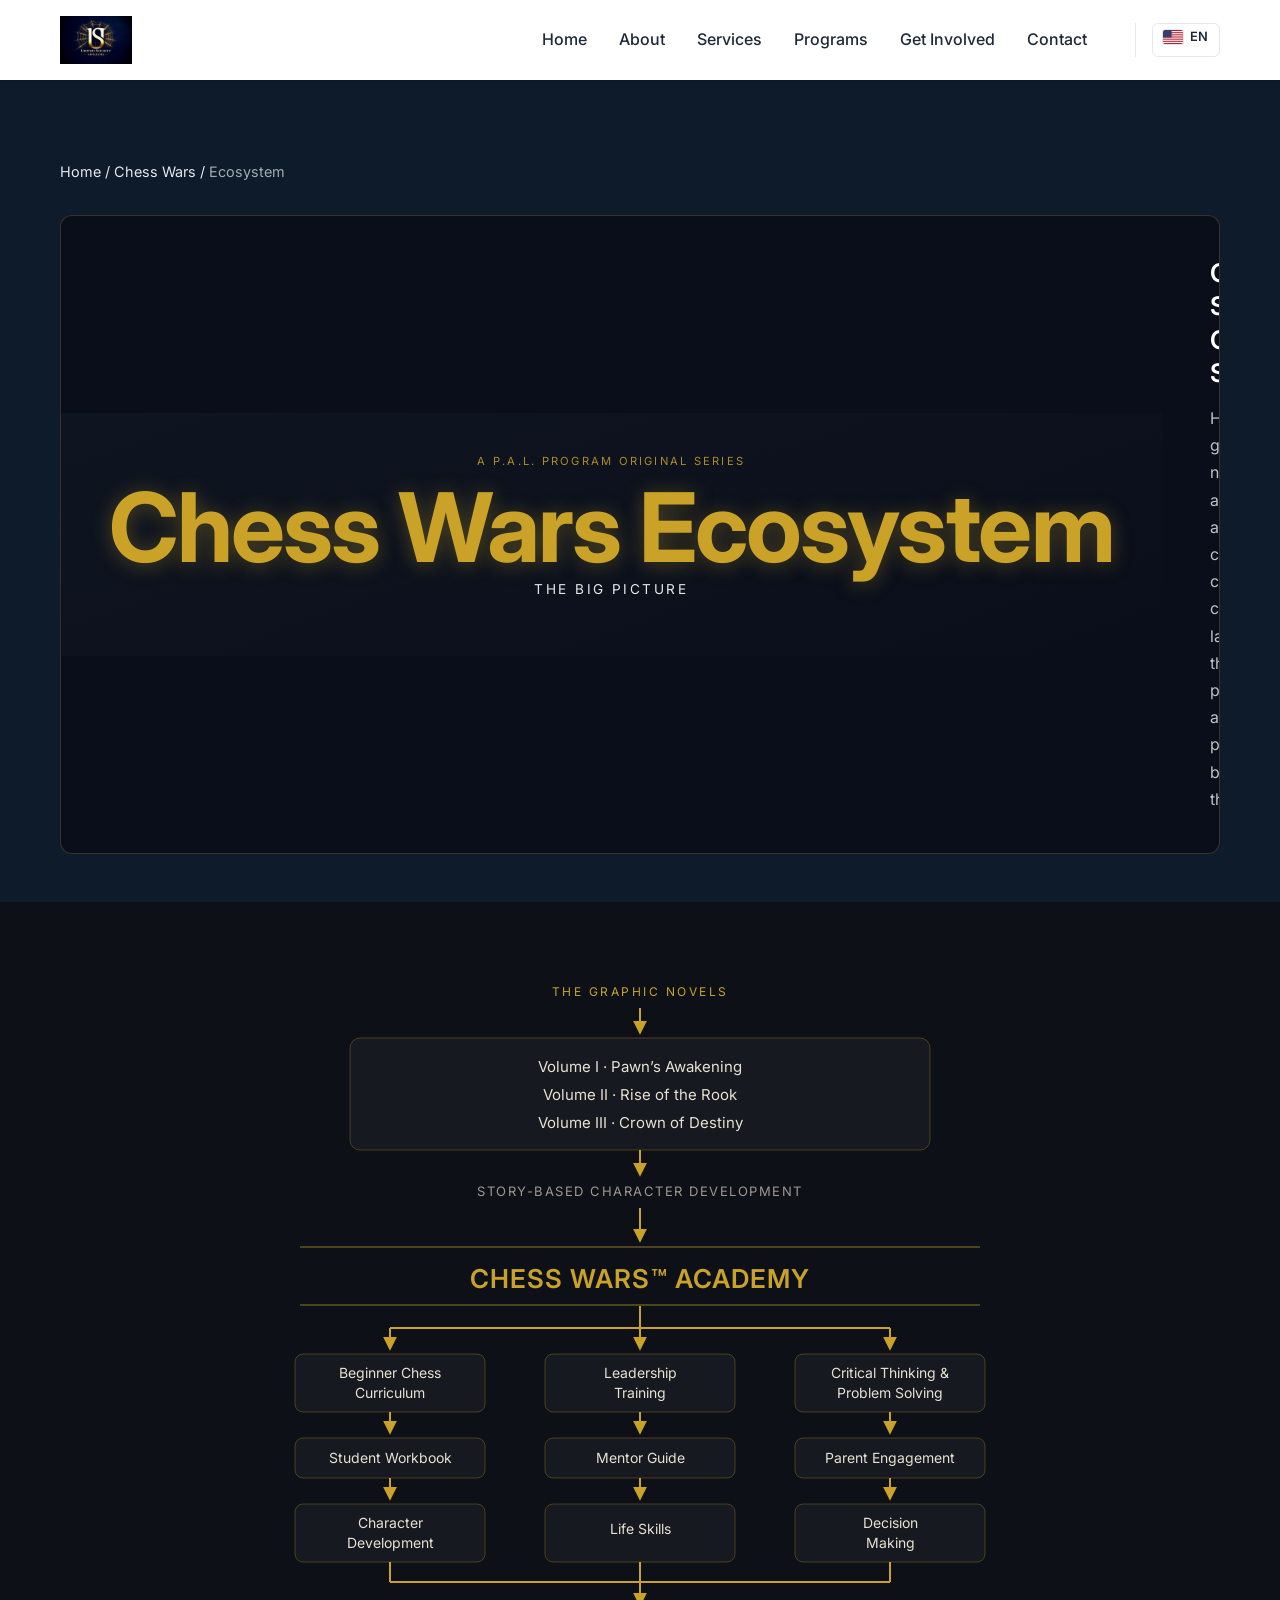
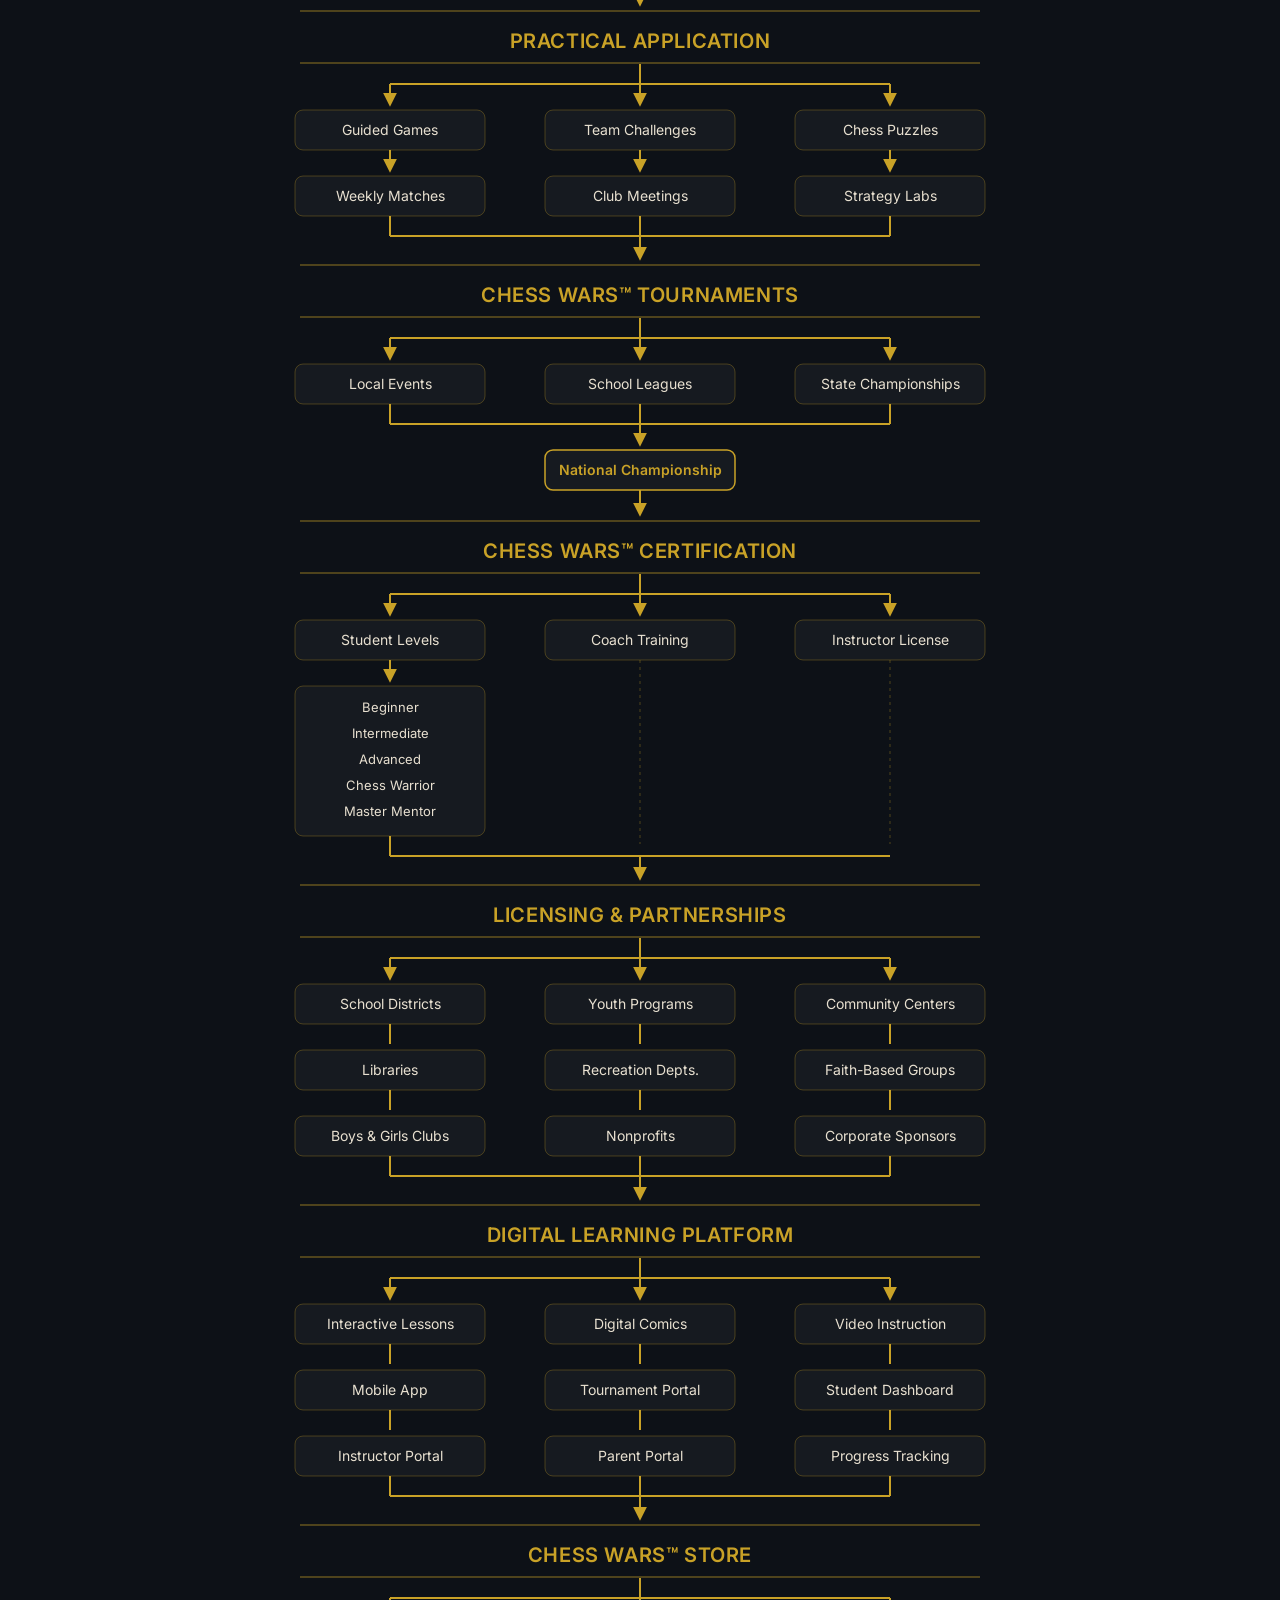
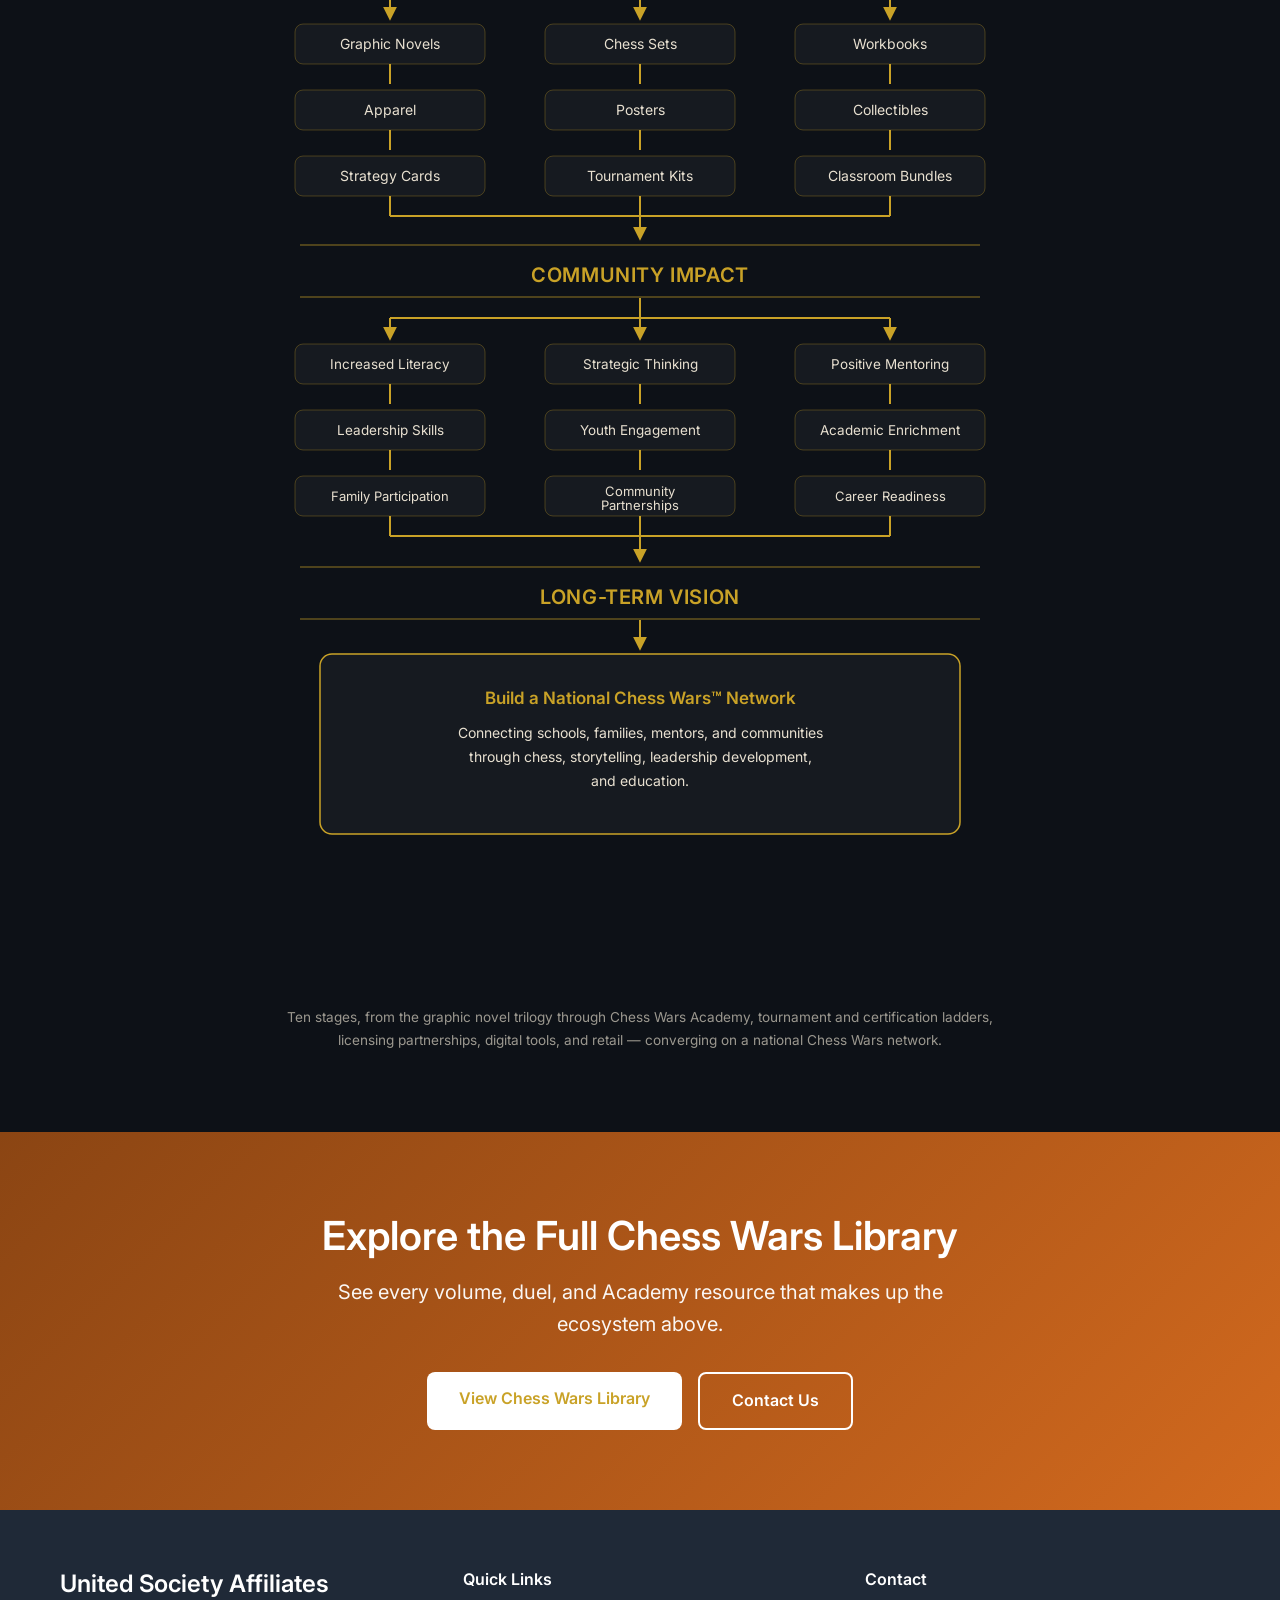
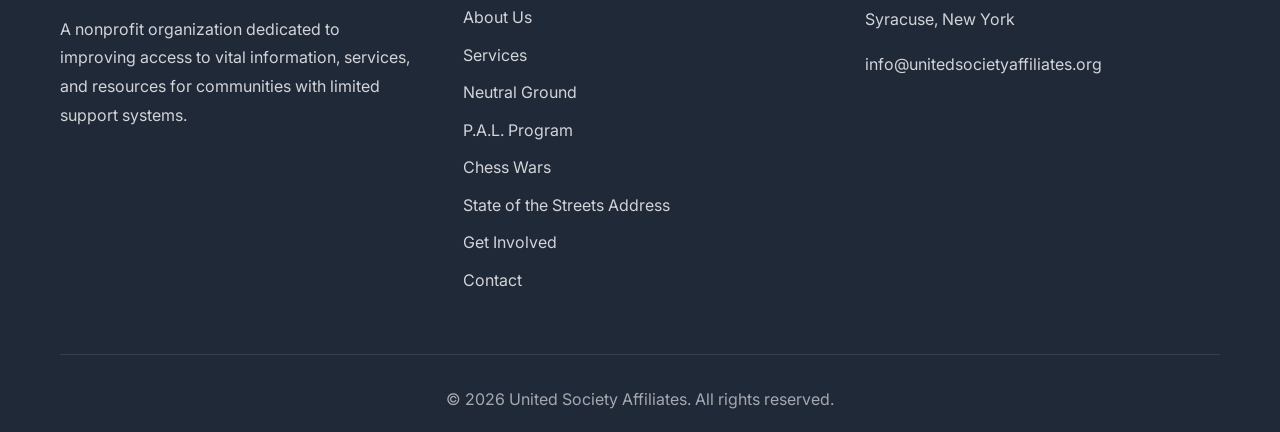
<file: chess-wars-ecosystem.html>
<!DOCTYPE html>
<html lang="en">
<head>
    <meta charset="UTF-8">
    <meta name="viewport" content="width=device-width, initial-scale=1.0">
    <meta name="description" content="A visual map of the Chess Wars ecosystem — from the graphic novel trilogy through Chess Wars Academy, tournaments, certification, partnerships, digital tools, and the store, converging on a national Chess Wars network.">
    <title>Chess Wars Ecosystem | United Society Affiliates</title>
    <link rel="icon" href="/favicon.ico" sizes="any">
    <link rel="icon" type="image/png" sizes="16x16" href="/images/favicon-16x16.png">
    <link rel="icon" type="image/png" sizes="32x32" href="/images/favicon-32x32.png">
    <link rel="icon" type="image/png" sizes="48x48" href="/images/favicon-48x48.png">
    <link rel="apple-touch-icon" sizes="180x180" href="/images/apple-touch-icon.png">
    <link rel="icon" type="image/png" sizes="192x192" href="/images/android-chrome-192x192.png">
    <link rel="icon" type="image/png" sizes="512x512" href="/images/android-chrome-512x512.png">
    <link rel="stylesheet" href="styles.css">
    <link rel="preconnect" href="https://fonts.googleapis.com">
    <link rel="preconnect" href="https://fonts.gstatic.com" crossorigin>
    <link href="https://fonts.googleapis.com/css2?family=Inter:wght@300;400;500;600;700&display=swap" rel="stylesheet">

    <!-- Google tag (gtag.js) -->
    <script async src="https://www.googletagmanager.com/gtag/js?id=G-X8EXG07JSP"></script>
    <script>
      window.dataLayer = window.dataLayer || [];
      function gtag(){dataLayer.push(arguments);}
      gtag('js', new Date());
      gtag('config', 'G-X8EXG07JSP');
    </script>

    <style>
        /* Chess Wars Ecosystem diagram — scoped to this page only */
        .cw-ecosystem-section {
            padding: 60px 0 80px;
        }
        .cw-ecosystem-figure {
            margin: 0 auto;
            max-width: 760px;
        }
        .cw-ecosystem-figure svg {
            display: block;
            width: 100%;
            height: auto;
        }
        .cw-ecosystem-caption {
            font-family: 'Inter', sans-serif;
            font-size: 0.85rem;
            color: rgba(232, 224, 208, 0.65);
            text-align: center;
            margin-top: 1.5rem;
            line-height: 1.7;
        }
        .cw-ecosystem-diagram {
            --diagram-ink: #e8e0d0;
            --diagram-ink-soft: rgba(232, 224, 208, 0.65);
            --diagram-gold: #c9a227;
            --diagram-gold-strong: #c9a227;
            --diagram-rule: rgba(201, 162, 39, 0.35);
            --diagram-leaf-bg: rgba(255, 255, 255, 0.04);
            --diagram-leaf-border: rgba(201, 162, 39, 0.3);
        }
    </style>
</head>
<body>
    <!-- Navigation -->
    <nav class="navbar">
        <div class="container">
            <div class="nav-wrapper">
                <div class="logo">
                    <a href="index.html">
                        <img src="images/united-society-affiliates-logo.png" alt="United Society Affiliates" class="logo-img">
                    </a>
                </div>
                <button class="mobile-menu-toggle" aria-label="Toggle menu">
                    <span></span>
                    <span></span>
                    <span></span>
                </button>
                <ul class="nav-menu">
                    <li><a href="index.html#home" data-i18n="common.nav.home">Home</a></li>
                    <li><a href="index.html#about" data-i18n="common.nav.about">About</a></li>
                    <li><a href="index.html#services" data-i18n="common.nav.services">Services</a></li>
                    <li class="dropdown">
                        <a href="#" class="dropdown-toggle" data-i18n="common.nav.programs">Programs</a>
                        <ul class="dropdown-menu">
                            <li><a href="neutral-ground.html" data-i18n="common.nav.programs.neutral-ground">Neutral Ground</a></li>
                            <li><a href="pal-program.html" data-i18n="common.nav.programs.pal">P.A.L. Program</a></li>
                            <li class="dropdown-subitem"><a href="pal-program.html#chess-wars" data-i18n="common.nav.programs.chess-wars-series">Chess Wars Series</a></li>
                            <li><a href="big-cuzin.html" data-i18n="common.nav.programs.big-cuzin">Big Cuzin'</a></li>
                            <li><a href="state-of-the-streets-address.html" data-i18n="common.nav.programs.sotsa">State of the Streets Address</a></li>
                        </ul>
                    </li>
                    <li><a href="index.html#get-involved" data-i18n="common.nav.get-involved">Get Involved</a></li>
                    <li><a href="index.html#contact" data-i18n="common.nav.contact">Contact</a></li>
                    <li class="dropdown lang-switcher">
                        <button type="button" class="dropdown-toggle lang-switcher-toggle" aria-haspopup="true" aria-expanded="false" aria-label="Change language">
                            <span class="lang-switcher-flag lang-flag-en"></span>
                            <span class="lang-switcher-code">EN</span>
                        </button>
                        <ul class="dropdown-menu lang-switcher-menu" role="menu">
                            <li role="none"><button type="button" role="menuitem" class="lang-switcher-option" data-lang="en" aria-pressed="true"><span class="lang-switcher-flag lang-flag-en"></span> EN</button></li>
                            <li role="none"><button type="button" role="menuitem" class="lang-switcher-option" data-lang="es" aria-pressed="false"><span class="lang-switcher-flag lang-flag-es"></span> ES</button></li>
                            <li role="none"><button type="button" role="menuitem" class="lang-switcher-option" data-lang="vi" aria-pressed="false"><span class="lang-switcher-flag lang-flag-vi"></span> VI</button></li>
                            <li role="none"><button type="button" role="menuitem" class="lang-switcher-option" data-lang="ar" aria-pressed="false"><span class="lang-switcher-flag lang-flag-ar"></span> AR</button></li>
                        </ul>
                    </li>
                </ul>
            </div>
        </div>
    </nav>

    <!-- Library Hero -->
    <section class="program-hero">
        <div class="container">
            <div class="breadcrumb">
                <a href="index.html" data-i18n="common.nav.home">Home</a> / <a href="chess-wars.html" data-i18n="common.nav.programs.chess-wars">Chess Wars</a> / <span data-i18n="chesswarsecosystem.breadcrumb.current">Ecosystem</span>
            </div>
            <div class="program-hero-band" role="img" aria-label="Chess Wars Ecosystem. How the graphic novels, curriculum, tournaments, and partnerships fit together.">
                <div class="hero-band-left">
                    <p class="hero-presents" data-i18n="chesswars.hero.presents">A P.A.L. Program Original Series</p>
                    <p class="hero-pal" data-i18n="chesswarsecosystem.hero.title">Chess Wars Ecosystem</p>
                    <p class="hero-pal-sub" data-i18n="chesswarsecosystem.hero.subtitle">The Big Picture</p>
                </div>
                <div class="hero-band-divider"></div>
                <div class="hero-band-right">
                    <p class="hero-tagline" data-i18n="chesswarsecosystem.hero.tagline">One Story. One System.</p>
                    <p class="hero-desc" data-i18n="chesswarsecosystem.hero.description">How the graphic novels feed a curriculum, a competitive circuit, a certification ladder, and the partnerships and products built around them.</p>
                </div>
            </div>
        </div>
    </section>

    <!-- Ecosystem Diagram -->
    <div class="chess-wars-section cw-ecosystem-section">
        <div class="container">
            <figure class="cw-ecosystem-figure">
                <svg class="cw-ecosystem-diagram" viewBox="0 0 760 3220" role="img" aria-label="Flow diagram: the Chess Wars graphic novel trilogy feeds story-based character development into Chess Wars Academy, which branches into curriculum, mentorship, and parent-engagement tracks under Practical Application, Tournaments, Certification, Licensing and Partnerships, a Digital Learning Platform, the Chess Wars Store, and Community Impact, culminating in the long-term vision of a national Chess Wars network.">
                    <defs>
                        <marker id="cw-eco-arrow" viewBox="0 0 10 10" refX="8" refY="5" markerWidth="7" markerHeight="7" orient="auto-start-reverse">
                            <path d="M0,0 L10,5 L0,10 z" fill="var(--diagram-gold-strong)"></path>
                        </marker>
                    </defs>

                    <!-- ============ STAGE 0: Graphic Novels ============ -->
                    <g>
                        <text x="380" y="34" text-anchor="middle" font-family="Inter, Helvetica Neue, Arial, sans-serif" font-size="12" letter-spacing="2.5" fill="var(--diagram-gold-strong)">THE GRAPHIC NOVELS</text>
                        <line x1="380" y1="46" x2="380" y2="70" stroke="var(--diagram-gold-strong)" stroke-width="2" marker-end="url(#cw-eco-arrow)"></line>

                        <rect x="90" y="76" width="580" height="112" rx="10" fill="var(--diagram-leaf-bg)" stroke="var(--diagram-leaf-border)"></rect>
                        <text x="380" y="110" text-anchor="middle" font-size="15" fill="var(--diagram-ink)">Volume I &middot; Pawn&rsquo;s Awakening</text>
                        <text x="380" y="138" text-anchor="middle" font-size="15" fill="var(--diagram-ink)">Volume II &middot; Rise of the Rook</text>
                        <text x="380" y="166" text-anchor="middle" font-size="15" fill="var(--diagram-ink)">Volume III &middot; Crown of Destiny</text>

                        <line x1="380" y1="188" x2="380" y2="212" stroke="var(--diagram-gold-strong)" stroke-width="2" marker-end="url(#cw-eco-arrow)"></line>
                        <text x="380" y="234" text-anchor="middle" font-family="Inter, Helvetica Neue, Arial, sans-serif" font-size="13" letter-spacing="1.5" fill="var(--diagram-ink-soft)">STORY-BASED CHARACTER DEVELOPMENT</text>
                        <line x1="380" y1="246" x2="380" y2="278" stroke="var(--diagram-gold-strong)" stroke-width="2" marker-end="url(#cw-eco-arrow)"></line>
                    </g>

                    <!-- ============ STAGE 1: Chess Wars Academy ============ -->
                    <g>
                        <rect x="40" y="284" width="680" height="2" fill="var(--diagram-rule)"></rect>
                        <text x="380" y="326" text-anchor="middle" font-size="26" font-weight="600" letter-spacing="0.04em" fill="var(--diagram-gold)">CHESS WARS&trade; ACADEMY</text>
                        <rect x="40" y="342" width="680" height="2" fill="var(--diagram-rule)"></rect>

                        <line x1="380" y1="344" x2="380" y2="366" stroke="var(--diagram-gold-strong)" stroke-width="2"></line>
                        <line x1="130" y1="366" x2="630" y2="366" stroke="var(--diagram-gold-strong)" stroke-width="2"></line>
                        <line x1="130" y1="366" x2="130" y2="386" stroke="var(--diagram-gold-strong)" stroke-width="2" marker-end="url(#cw-eco-arrow)"></line>
                        <line x1="380" y1="366" x2="380" y2="386" stroke="var(--diagram-gold-strong)" stroke-width="2" marker-end="url(#cw-eco-arrow)"></line>
                        <line x1="630" y1="366" x2="630" y2="386" stroke="var(--diagram-gold-strong)" stroke-width="2" marker-end="url(#cw-eco-arrow)"></line>

                        <g font-size="14">
                            <rect x="35" y="392" width="190" height="58" rx="8" fill="var(--diagram-leaf-bg)" stroke="var(--diagram-leaf-border)"></rect>
                            <text x="130" y="416" text-anchor="middle" fill="var(--diagram-ink)">Beginner Chess</text>
                            <text x="130" y="436" text-anchor="middle" fill="var(--diagram-ink)">Curriculum</text>

                            <rect x="285" y="392" width="190" height="58" rx="8" fill="var(--diagram-leaf-bg)" stroke="var(--diagram-leaf-border)"></rect>
                            <text x="380" y="416" text-anchor="middle" fill="var(--diagram-ink)">Leadership</text>
                            <text x="380" y="436" text-anchor="middle" fill="var(--diagram-ink)">Training</text>

                            <rect x="535" y="392" width="190" height="58" rx="8" fill="var(--diagram-leaf-bg)" stroke="var(--diagram-leaf-border)"></rect>
                            <text x="630" y="416" text-anchor="middle" fill="var(--diagram-ink)">Critical Thinking &amp;</text>
                            <text x="630" y="436" text-anchor="middle" fill="var(--diagram-ink)">Problem Solving</text>
                        </g>

                        <line x1="130" y1="450" x2="130" y2="470" stroke="var(--diagram-gold-strong)" stroke-width="2" marker-end="url(#cw-eco-arrow)"></line>
                        <line x1="380" y1="450" x2="380" y2="470" stroke="var(--diagram-gold-strong)" stroke-width="2" marker-end="url(#cw-eco-arrow)"></line>
                        <line x1="630" y1="450" x2="630" y2="470" stroke="var(--diagram-gold-strong)" stroke-width="2" marker-end="url(#cw-eco-arrow)"></line>

                        <g font-size="14">
                            <rect x="35" y="476" width="190" height="40" rx="8" fill="var(--diagram-leaf-bg)" stroke="var(--diagram-leaf-border)"></rect>
                            <text x="130" y="501" text-anchor="middle" fill="var(--diagram-ink)">Student Workbook</text>

                            <rect x="285" y="476" width="190" height="40" rx="8" fill="var(--diagram-leaf-bg)" stroke="var(--diagram-leaf-border)"></rect>
                            <text x="380" y="501" text-anchor="middle" fill="var(--diagram-ink)">Mentor Guide</text>

                            <rect x="535" y="476" width="190" height="40" rx="8" fill="var(--diagram-leaf-bg)" stroke="var(--diagram-leaf-border)"></rect>
                            <text x="630" y="501" text-anchor="middle" fill="var(--diagram-ink)">Parent Engagement</text>
                        </g>

                        <line x1="130" y1="516" x2="130" y2="536" stroke="var(--diagram-gold-strong)" stroke-width="2" marker-end="url(#cw-eco-arrow)"></line>
                        <line x1="380" y1="516" x2="380" y2="536" stroke="var(--diagram-gold-strong)" stroke-width="2" marker-end="url(#cw-eco-arrow)"></line>
                        <line x1="630" y1="516" x2="630" y2="536" stroke="var(--diagram-gold-strong)" stroke-width="2" marker-end="url(#cw-eco-arrow)"></line>

                        <g font-size="14">
                            <rect x="35" y="542" width="190" height="58" rx="8" fill="var(--diagram-leaf-bg)" stroke="var(--diagram-leaf-border)"></rect>
                            <text x="130" y="566" text-anchor="middle" fill="var(--diagram-ink)">Character</text>
                            <text x="130" y="586" text-anchor="middle" fill="var(--diagram-ink)">Development</text>

                            <rect x="285" y="542" width="190" height="58" rx="8" fill="var(--diagram-leaf-bg)" stroke="var(--diagram-leaf-border)"></rect>
                            <text x="380" y="572" text-anchor="middle" fill="var(--diagram-ink)">Life Skills</text>

                            <rect x="535" y="542" width="190" height="58" rx="8" fill="var(--diagram-leaf-bg)" stroke="var(--diagram-leaf-border)"></rect>
                            <text x="630" y="566" text-anchor="middle" fill="var(--diagram-ink)">Decision</text>
                            <text x="630" y="586" text-anchor="middle" fill="var(--diagram-ink)">Making</text>
                        </g>

                        <line x1="130" y1="600" x2="130" y2="620" stroke="var(--diagram-gold-strong)" stroke-width="2"></line>
                        <line x1="380" y1="600" x2="380" y2="620" stroke="var(--diagram-gold-strong)" stroke-width="2"></line>
                        <line x1="630" y1="600" x2="630" y2="620" stroke="var(--diagram-gold-strong)" stroke-width="2"></line>
                        <line x1="130" y1="620" x2="630" y2="620" stroke="var(--diagram-gold-strong)" stroke-width="2"></line>
                        <line x1="380" y1="620" x2="380" y2="642" stroke="var(--diagram-gold-strong)" stroke-width="2" marker-end="url(#cw-eco-arrow)"></line>
                    </g>

                    <!-- ============ STAGE 2: Practical Application ============ -->
                    <g>
                        <rect x="40" y="648" width="680" height="2" fill="var(--diagram-rule)"></rect>
                        <text x="380" y="686" text-anchor="middle" font-size="20" font-weight="600" letter-spacing="0.03em" fill="var(--diagram-gold)">PRACTICAL APPLICATION</text>
                        <rect x="40" y="700" width="680" height="2" fill="var(--diagram-rule)"></rect>

                        <line x1="380" y1="702" x2="380" y2="722" stroke="var(--diagram-gold-strong)" stroke-width="2"></line>
                        <line x1="130" y1="722" x2="630" y2="722" stroke="var(--diagram-gold-strong)" stroke-width="2"></line>
                        <line x1="130" y1="722" x2="130" y2="742" stroke="var(--diagram-gold-strong)" stroke-width="2" marker-end="url(#cw-eco-arrow)"></line>
                        <line x1="380" y1="722" x2="380" y2="742" stroke="var(--diagram-gold-strong)" stroke-width="2" marker-end="url(#cw-eco-arrow)"></line>
                        <line x1="630" y1="722" x2="630" y2="742" stroke="var(--diagram-gold-strong)" stroke-width="2" marker-end="url(#cw-eco-arrow)"></line>

                        <g font-size="14">
                            <rect x="35" y="748" width="190" height="40" rx="8" fill="var(--diagram-leaf-bg)" stroke="var(--diagram-leaf-border)"></rect>
                            <text x="130" y="773" text-anchor="middle" fill="var(--diagram-ink)">Guided Games</text>

                            <rect x="285" y="748" width="190" height="40" rx="8" fill="var(--diagram-leaf-bg)" stroke="var(--diagram-leaf-border)"></rect>
                            <text x="380" y="773" text-anchor="middle" fill="var(--diagram-ink)">Team Challenges</text>

                            <rect x="535" y="748" width="190" height="40" rx="8" fill="var(--diagram-leaf-bg)" stroke="var(--diagram-leaf-border)"></rect>
                            <text x="630" y="773" text-anchor="middle" fill="var(--diagram-ink)">Chess Puzzles</text>
                        </g>

                        <line x1="130" y1="788" x2="130" y2="808" stroke="var(--diagram-gold-strong)" stroke-width="2" marker-end="url(#cw-eco-arrow)"></line>
                        <line x1="380" y1="788" x2="380" y2="808" stroke="var(--diagram-gold-strong)" stroke-width="2" marker-end="url(#cw-eco-arrow)"></line>
                        <line x1="630" y1="788" x2="630" y2="808" stroke="var(--diagram-gold-strong)" stroke-width="2" marker-end="url(#cw-eco-arrow)"></line>

                        <g font-size="14">
                            <rect x="35" y="814" width="190" height="40" rx="8" fill="var(--diagram-leaf-bg)" stroke="var(--diagram-leaf-border)"></rect>
                            <text x="130" y="839" text-anchor="middle" fill="var(--diagram-ink)">Weekly Matches</text>

                            <rect x="285" y="814" width="190" height="40" rx="8" fill="var(--diagram-leaf-bg)" stroke="var(--diagram-leaf-border)"></rect>
                            <text x="380" y="839" text-anchor="middle" fill="var(--diagram-ink)">Club Meetings</text>

                            <rect x="535" y="814" width="190" height="40" rx="8" fill="var(--diagram-leaf-bg)" stroke="var(--diagram-leaf-border)"></rect>
                            <text x="630" y="839" text-anchor="middle" fill="var(--diagram-ink)">Strategy Labs</text>
                        </g>

                        <line x1="130" y1="854" x2="130" y2="874" stroke="var(--diagram-gold-strong)" stroke-width="2"></line>
                        <line x1="380" y1="854" x2="380" y2="874" stroke="var(--diagram-gold-strong)" stroke-width="2"></line>
                        <line x1="630" y1="854" x2="630" y2="874" stroke="var(--diagram-gold-strong)" stroke-width="2"></line>
                        <line x1="130" y1="874" x2="630" y2="874" stroke="var(--diagram-gold-strong)" stroke-width="2"></line>
                        <line x1="380" y1="874" x2="380" y2="896" stroke="var(--diagram-gold-strong)" stroke-width="2" marker-end="url(#cw-eco-arrow)"></line>
                    </g>

                    <!-- ============ STAGE 3: Tournaments ============ -->
                    <g>
                        <rect x="40" y="902" width="680" height="2" fill="var(--diagram-rule)"></rect>
                        <text x="380" y="940" text-anchor="middle" font-size="20" font-weight="600" letter-spacing="0.03em" fill="var(--diagram-gold)">CHESS WARS&trade; TOURNAMENTS</text>
                        <rect x="40" y="954" width="680" height="2" fill="var(--diagram-rule)"></rect>

                        <line x1="380" y1="956" x2="380" y2="976" stroke="var(--diagram-gold-strong)" stroke-width="2"></line>
                        <line x1="130" y1="976" x2="630" y2="976" stroke="var(--diagram-gold-strong)" stroke-width="2"></line>
                        <line x1="130" y1="976" x2="130" y2="996" stroke="var(--diagram-gold-strong)" stroke-width="2" marker-end="url(#cw-eco-arrow)"></line>
                        <line x1="380" y1="976" x2="380" y2="996" stroke="var(--diagram-gold-strong)" stroke-width="2" marker-end="url(#cw-eco-arrow)"></line>
                        <line x1="630" y1="976" x2="630" y2="996" stroke="var(--diagram-gold-strong)" stroke-width="2" marker-end="url(#cw-eco-arrow)"></line>

                        <g font-size="14">
                            <rect x="35" y="1002" width="190" height="40" rx="8" fill="var(--diagram-leaf-bg)" stroke="var(--diagram-leaf-border)"></rect>
                            <text x="130" y="1027" text-anchor="middle" fill="var(--diagram-ink)">Local Events</text>

                            <rect x="285" y="1002" width="190" height="40" rx="8" fill="var(--diagram-leaf-bg)" stroke="var(--diagram-leaf-border)"></rect>
                            <text x="380" y="1027" text-anchor="middle" fill="var(--diagram-ink)">School Leagues</text>

                            <rect x="535" y="1002" width="190" height="40" rx="8" fill="var(--diagram-leaf-bg)" stroke="var(--diagram-leaf-border)"></rect>
                            <text x="630" y="1027" text-anchor="middle" fill="var(--diagram-ink)">State Championships</text>
                        </g>

                        <line x1="130" y1="1042" x2="130" y2="1062" stroke="var(--diagram-gold-strong)" stroke-width="2"></line>
                        <line x1="380" y1="1042" x2="380" y2="1062" stroke="var(--diagram-gold-strong)" stroke-width="2"></line>
                        <line x1="630" y1="1042" x2="630" y2="1062" stroke="var(--diagram-gold-strong)" stroke-width="2"></line>
                        <line x1="130" y1="1062" x2="630" y2="1062" stroke="var(--diagram-gold-strong)" stroke-width="2"></line>
                        <line x1="380" y1="1062" x2="380" y2="1082" stroke="var(--diagram-gold-strong)" stroke-width="2" marker-end="url(#cw-eco-arrow)"></line>

                        <rect x="285" y="1088" width="190" height="40" rx="8" fill="var(--diagram-leaf-bg)" stroke="var(--diagram-gold-strong)" stroke-width="1.5"></rect>
                        <text x="380" y="1113" text-anchor="middle" font-size="14" font-weight="600" fill="var(--diagram-gold-strong)">National Championship</text>

                        <line x1="380" y1="1128" x2="380" y2="1152" stroke="var(--diagram-gold-strong)" stroke-width="2" marker-end="url(#cw-eco-arrow)"></line>
                    </g>

                    <!-- ============ STAGE 4: Certification ============ -->
                    <g>
                        <rect x="40" y="1158" width="680" height="2" fill="var(--diagram-rule)"></rect>
                        <text x="380" y="1196" text-anchor="middle" font-size="20" font-weight="600" letter-spacing="0.03em" fill="var(--diagram-gold)">CHESS WARS&trade; CERTIFICATION</text>
                        <rect x="40" y="1210" width="680" height="2" fill="var(--diagram-rule)"></rect>

                        <line x1="380" y1="1212" x2="380" y2="1232" stroke="var(--diagram-gold-strong)" stroke-width="2"></line>
                        <line x1="130" y1="1232" x2="630" y2="1232" stroke="var(--diagram-gold-strong)" stroke-width="2"></line>
                        <line x1="130" y1="1232" x2="130" y2="1252" stroke="var(--diagram-gold-strong)" stroke-width="2" marker-end="url(#cw-eco-arrow)"></line>
                        <line x1="380" y1="1232" x2="380" y2="1252" stroke="var(--diagram-gold-strong)" stroke-width="2" marker-end="url(#cw-eco-arrow)"></line>
                        <line x1="630" y1="1232" x2="630" y2="1252" stroke="var(--diagram-gold-strong)" stroke-width="2" marker-end="url(#cw-eco-arrow)"></line>

                        <g font-size="14">
                            <rect x="35" y="1258" width="190" height="40" rx="8" fill="var(--diagram-leaf-bg)" stroke="var(--diagram-leaf-border)"></rect>
                            <text x="130" y="1283" text-anchor="middle" fill="var(--diagram-ink)">Student Levels</text>

                            <rect x="285" y="1258" width="190" height="40" rx="8" fill="var(--diagram-leaf-bg)" stroke="var(--diagram-leaf-border)"></rect>
                            <text x="380" y="1283" text-anchor="middle" fill="var(--diagram-ink)">Coach Training</text>

                            <rect x="535" y="1258" width="190" height="40" rx="8" fill="var(--diagram-leaf-bg)" stroke="var(--diagram-leaf-border)"></rect>
                            <text x="630" y="1283" text-anchor="middle" fill="var(--diagram-ink)">Instructor License</text>
                        </g>

                        <line x1="130" y1="1298" x2="130" y2="1318" stroke="var(--diagram-gold-strong)" stroke-width="2" marker-end="url(#cw-eco-arrow)"></line>

                        <rect x="35" y="1324" width="190" height="150" rx="8" fill="var(--diagram-leaf-bg)" stroke="var(--diagram-leaf-border)"></rect>
                        <text x="130" y="1350" text-anchor="middle" font-size="13" fill="var(--diagram-ink)">Beginner</text>
                        <text x="130" y="1376" text-anchor="middle" font-size="13" fill="var(--diagram-ink)">Intermediate</text>
                        <text x="130" y="1402" text-anchor="middle" font-size="13" fill="var(--diagram-ink)">Advanced</text>
                        <text x="130" y="1428" text-anchor="middle" font-size="13" fill="var(--diagram-ink)">Chess Warrior</text>
                        <text x="130" y="1454" text-anchor="middle" font-size="13" fill="var(--diagram-ink)">Master Mentor</text>

                        <line x1="380" y1="1298" x2="380" y2="1482" stroke="var(--diagram-rule)" stroke-width="1" stroke-dasharray="3 4"></line>
                        <line x1="630" y1="1298" x2="630" y2="1482" stroke="var(--diagram-rule)" stroke-width="1" stroke-dasharray="3 4"></line>

                        <line x1="130" y1="1474" x2="130" y2="1494" stroke="var(--diagram-gold-strong)" stroke-width="2"></line>
                        <line x1="130" y1="1494" x2="630" y2="1494" stroke="var(--diagram-gold-strong)" stroke-width="2"></line>
                        <line x1="380" y1="1494" x2="380" y2="1516" stroke="var(--diagram-gold-strong)" stroke-width="2" marker-end="url(#cw-eco-arrow)"></line>
                    </g>

                    <!-- ============ STAGE 5: Licensing & Partnerships ============ -->
                    <g>
                        <rect x="40" y="1522" width="680" height="2" fill="var(--diagram-rule)"></rect>
                        <text x="380" y="1560" text-anchor="middle" font-size="20" font-weight="600" letter-spacing="0.03em" fill="var(--diagram-gold)">LICENSING &amp; PARTNERSHIPS</text>
                        <rect x="40" y="1574" width="680" height="2" fill="var(--diagram-rule)"></rect>

                        <line x1="380" y1="1576" x2="380" y2="1596" stroke="var(--diagram-gold-strong)" stroke-width="2"></line>
                        <line x1="130" y1="1596" x2="630" y2="1596" stroke="var(--diagram-gold-strong)" stroke-width="2"></line>
                        <line x1="130" y1="1596" x2="130" y2="1616" stroke="var(--diagram-gold-strong)" stroke-width="2" marker-end="url(#cw-eco-arrow)"></line>
                        <line x1="380" y1="1596" x2="380" y2="1616" stroke="var(--diagram-gold-strong)" stroke-width="2" marker-end="url(#cw-eco-arrow)"></line>
                        <line x1="630" y1="1596" x2="630" y2="1616" stroke="var(--diagram-gold-strong)" stroke-width="2" marker-end="url(#cw-eco-arrow)"></line>

                        <g font-size="14">
                            <rect x="35" y="1622" width="190" height="40" rx="8" fill="var(--diagram-leaf-bg)" stroke="var(--diagram-leaf-border)"></rect>
                            <text x="130" y="1647" text-anchor="middle" fill="var(--diagram-ink)">School Districts</text>

                            <rect x="285" y="1622" width="190" height="40" rx="8" fill="var(--diagram-leaf-bg)" stroke="var(--diagram-leaf-border)"></rect>
                            <text x="380" y="1647" text-anchor="middle" fill="var(--diagram-ink)">Youth Programs</text>

                            <rect x="535" y="1622" width="190" height="40" rx="8" fill="var(--diagram-leaf-bg)" stroke="var(--diagram-leaf-border)"></rect>
                            <text x="630" y="1647" text-anchor="middle" fill="var(--diagram-ink)">Community Centers</text>
                        </g>

                        <line x1="130" y1="1662" x2="130" y2="1682" stroke="var(--diagram-gold-strong)" stroke-width="2"></line>
                        <line x1="380" y1="1662" x2="380" y2="1682" stroke="var(--diagram-gold-strong)" stroke-width="2"></line>
                        <line x1="630" y1="1662" x2="630" y2="1682" stroke="var(--diagram-gold-strong)" stroke-width="2"></line>

                        <g font-size="14">
                            <rect x="35" y="1688" width="190" height="40" rx="8" fill="var(--diagram-leaf-bg)" stroke="var(--diagram-leaf-border)"></rect>
                            <text x="130" y="1713" text-anchor="middle" fill="var(--diagram-ink)">Libraries</text>

                            <rect x="285" y="1688" width="190" height="40" rx="8" fill="var(--diagram-leaf-bg)" stroke="var(--diagram-leaf-border)"></rect>
                            <text x="380" y="1713" text-anchor="middle" fill="var(--diagram-ink)">Recreation Depts.</text>

                            <rect x="535" y="1688" width="190" height="40" rx="8" fill="var(--diagram-leaf-bg)" stroke="var(--diagram-leaf-border)"></rect>
                            <text x="630" y="1713" text-anchor="middle" fill="var(--diagram-ink)">Faith-Based Groups</text>
                        </g>

                        <line x1="130" y1="1728" x2="130" y2="1748" stroke="var(--diagram-gold-strong)" stroke-width="2"></line>
                        <line x1="380" y1="1728" x2="380" y2="1748" stroke="var(--diagram-gold-strong)" stroke-width="2"></line>
                        <line x1="630" y1="1728" x2="630" y2="1748" stroke="var(--diagram-gold-strong)" stroke-width="2"></line>

                        <g font-size="14">
                            <rect x="35" y="1754" width="190" height="40" rx="8" fill="var(--diagram-leaf-bg)" stroke="var(--diagram-leaf-border)"></rect>
                            <text x="130" y="1779" text-anchor="middle" fill="var(--diagram-ink)">Boys &amp; Girls Clubs</text>

                            <rect x="285" y="1754" width="190" height="40" rx="8" fill="var(--diagram-leaf-bg)" stroke="var(--diagram-leaf-border)"></rect>
                            <text x="380" y="1779" text-anchor="middle" fill="var(--diagram-ink)">Nonprofits</text>

                            <rect x="535" y="1754" width="190" height="40" rx="8" fill="var(--diagram-leaf-bg)" stroke="var(--diagram-leaf-border)"></rect>
                            <text x="630" y="1779" text-anchor="middle" fill="var(--diagram-ink)">Corporate Sponsors</text>
                        </g>

                        <line x1="130" y1="1794" x2="130" y2="1814" stroke="var(--diagram-gold-strong)" stroke-width="2"></line>
                        <line x1="380" y1="1794" x2="380" y2="1814" stroke="var(--diagram-gold-strong)" stroke-width="2"></line>
                        <line x1="630" y1="1794" x2="630" y2="1814" stroke="var(--diagram-gold-strong)" stroke-width="2"></line>
                        <line x1="130" y1="1814" x2="630" y2="1814" stroke="var(--diagram-gold-strong)" stroke-width="2"></line>
                        <line x1="380" y1="1814" x2="380" y2="1836" stroke="var(--diagram-gold-strong)" stroke-width="2" marker-end="url(#cw-eco-arrow)"></line>
                    </g>

                    <!-- ============ STAGE 6: Digital Learning Platform ============ -->
                    <g>
                        <rect x="40" y="1842" width="680" height="2" fill="var(--diagram-rule)"></rect>
                        <text x="380" y="1880" text-anchor="middle" font-size="20" font-weight="600" letter-spacing="0.03em" fill="var(--diagram-gold)">DIGITAL LEARNING PLATFORM</text>
                        <rect x="40" y="1894" width="680" height="2" fill="var(--diagram-rule)"></rect>

                        <line x1="380" y1="1896" x2="380" y2="1916" stroke="var(--diagram-gold-strong)" stroke-width="2"></line>
                        <line x1="130" y1="1916" x2="630" y2="1916" stroke="var(--diagram-gold-strong)" stroke-width="2"></line>
                        <line x1="130" y1="1916" x2="130" y2="1936" stroke="var(--diagram-gold-strong)" stroke-width="2" marker-end="url(#cw-eco-arrow)"></line>
                        <line x1="380" y1="1916" x2="380" y2="1936" stroke="var(--diagram-gold-strong)" stroke-width="2" marker-end="url(#cw-eco-arrow)"></line>
                        <line x1="630" y1="1916" x2="630" y2="1936" stroke="var(--diagram-gold-strong)" stroke-width="2" marker-end="url(#cw-eco-arrow)"></line>

                        <g font-size="14">
                            <rect x="35" y="1942" width="190" height="40" rx="8" fill="var(--diagram-leaf-bg)" stroke="var(--diagram-leaf-border)"></rect>
                            <text x="130" y="1967" text-anchor="middle" fill="var(--diagram-ink)">Interactive Lessons</text>

                            <rect x="285" y="1942" width="190" height="40" rx="8" fill="var(--diagram-leaf-bg)" stroke="var(--diagram-leaf-border)"></rect>
                            <text x="380" y="1967" text-anchor="middle" fill="var(--diagram-ink)">Digital Comics</text>

                            <rect x="535" y="1942" width="190" height="40" rx="8" fill="var(--diagram-leaf-bg)" stroke="var(--diagram-leaf-border)"></rect>
                            <text x="630" y="1967" text-anchor="middle" fill="var(--diagram-ink)">Video Instruction</text>
                        </g>

                        <line x1="130" y1="1982" x2="130" y2="2002" stroke="var(--diagram-gold-strong)" stroke-width="2"></line>
                        <line x1="380" y1="1982" x2="380" y2="2002" stroke="var(--diagram-gold-strong)" stroke-width="2"></line>
                        <line x1="630" y1="1982" x2="630" y2="2002" stroke="var(--diagram-gold-strong)" stroke-width="2"></line>

                        <g font-size="14">
                            <rect x="35" y="2008" width="190" height="40" rx="8" fill="var(--diagram-leaf-bg)" stroke="var(--diagram-leaf-border)"></rect>
                            <text x="130" y="2033" text-anchor="middle" fill="var(--diagram-ink)">Mobile App</text>

                            <rect x="285" y="2008" width="190" height="40" rx="8" fill="var(--diagram-leaf-bg)" stroke="var(--diagram-leaf-border)"></rect>
                            <text x="380" y="2033" text-anchor="middle" fill="var(--diagram-ink)">Tournament Portal</text>

                            <rect x="535" y="2008" width="190" height="40" rx="8" fill="var(--diagram-leaf-bg)" stroke="var(--diagram-leaf-border)"></rect>
                            <text x="630" y="2033" text-anchor="middle" fill="var(--diagram-ink)">Student Dashboard</text>
                        </g>

                        <line x1="130" y1="2048" x2="130" y2="2068" stroke="var(--diagram-gold-strong)" stroke-width="2"></line>
                        <line x1="380" y1="2048" x2="380" y2="2068" stroke="var(--diagram-gold-strong)" stroke-width="2"></line>
                        <line x1="630" y1="2048" x2="630" y2="2068" stroke="var(--diagram-gold-strong)" stroke-width="2"></line>

                        <g font-size="14">
                            <rect x="35" y="2074" width="190" height="40" rx="8" fill="var(--diagram-leaf-bg)" stroke="var(--diagram-leaf-border)"></rect>
                            <text x="130" y="2099" text-anchor="middle" fill="var(--diagram-ink)">Instructor Portal</text>

                            <rect x="285" y="2074" width="190" height="40" rx="8" fill="var(--diagram-leaf-bg)" stroke="var(--diagram-leaf-border)"></rect>
                            <text x="380" y="2099" text-anchor="middle" fill="var(--diagram-ink)">Parent Portal</text>

                            <rect x="535" y="2074" width="190" height="40" rx="8" fill="var(--diagram-leaf-bg)" stroke="var(--diagram-leaf-border)"></rect>
                            <text x="630" y="2099" text-anchor="middle" fill="var(--diagram-ink)">Progress Tracking</text>
                        </g>

                        <line x1="130" y1="2114" x2="130" y2="2134" stroke="var(--diagram-gold-strong)" stroke-width="2"></line>
                        <line x1="380" y1="2114" x2="380" y2="2134" stroke="var(--diagram-gold-strong)" stroke-width="2"></line>
                        <line x1="630" y1="2114" x2="630" y2="2134" stroke="var(--diagram-gold-strong)" stroke-width="2"></line>
                        <line x1="130" y1="2134" x2="630" y2="2134" stroke="var(--diagram-gold-strong)" stroke-width="2"></line>
                        <line x1="380" y1="2134" x2="380" y2="2156" stroke="var(--diagram-gold-strong)" stroke-width="2" marker-end="url(#cw-eco-arrow)"></line>
                    </g>

                    <!-- ============ STAGE 7: Chess Wars Store ============ -->
                    <g>
                        <rect x="40" y="2162" width="680" height="2" fill="var(--diagram-rule)"></rect>
                        <text x="380" y="2200" text-anchor="middle" font-size="20" font-weight="600" letter-spacing="0.03em" fill="var(--diagram-gold)">CHESS WARS&trade; STORE</text>
                        <rect x="40" y="2214" width="680" height="2" fill="var(--diagram-rule)"></rect>

                        <line x1="380" y1="2216" x2="380" y2="2236" stroke="var(--diagram-gold-strong)" stroke-width="2"></line>
                        <line x1="130" y1="2236" x2="630" y2="2236" stroke="var(--diagram-gold-strong)" stroke-width="2"></line>
                        <line x1="130" y1="2236" x2="130" y2="2256" stroke="var(--diagram-gold-strong)" stroke-width="2" marker-end="url(#cw-eco-arrow)"></line>
                        <line x1="380" y1="2236" x2="380" y2="2256" stroke="var(--diagram-gold-strong)" stroke-width="2" marker-end="url(#cw-eco-arrow)"></line>
                        <line x1="630" y1="2236" x2="630" y2="2256" stroke="var(--diagram-gold-strong)" stroke-width="2" marker-end="url(#cw-eco-arrow)"></line>

                        <g font-size="14">
                            <rect x="35" y="2262" width="190" height="40" rx="8" fill="var(--diagram-leaf-bg)" stroke="var(--diagram-leaf-border)"></rect>
                            <text x="130" y="2287" text-anchor="middle" fill="var(--diagram-ink)">Graphic Novels</text>

                            <rect x="285" y="2262" width="190" height="40" rx="8" fill="var(--diagram-leaf-bg)" stroke="var(--diagram-leaf-border)"></rect>
                            <text x="380" y="2287" text-anchor="middle" fill="var(--diagram-ink)">Chess Sets</text>

                            <rect x="535" y="2262" width="190" height="40" rx="8" fill="var(--diagram-leaf-bg)" stroke="var(--diagram-leaf-border)"></rect>
                            <text x="630" y="2287" text-anchor="middle" fill="var(--diagram-ink)">Workbooks</text>
                        </g>

                        <line x1="130" y1="2302" x2="130" y2="2322" stroke="var(--diagram-gold-strong)" stroke-width="2"></line>
                        <line x1="380" y1="2302" x2="380" y2="2322" stroke="var(--diagram-gold-strong)" stroke-width="2"></line>
                        <line x1="630" y1="2302" x2="630" y2="2322" stroke="var(--diagram-gold-strong)" stroke-width="2"></line>

                        <g font-size="14">
                            <rect x="35" y="2328" width="190" height="40" rx="8" fill="var(--diagram-leaf-bg)" stroke="var(--diagram-leaf-border)"></rect>
                            <text x="130" y="2353" text-anchor="middle" fill="var(--diagram-ink)">Apparel</text>

                            <rect x="285" y="2328" width="190" height="40" rx="8" fill="var(--diagram-leaf-bg)" stroke="var(--diagram-leaf-border)"></rect>
                            <text x="380" y="2353" text-anchor="middle" fill="var(--diagram-ink)">Posters</text>

                            <rect x="535" y="2328" width="190" height="40" rx="8" fill="var(--diagram-leaf-bg)" stroke="var(--diagram-leaf-border)"></rect>
                            <text x="630" y="2353" text-anchor="middle" fill="var(--diagram-ink)">Collectibles</text>
                        </g>

                        <line x1="130" y1="2368" x2="130" y2="2388" stroke="var(--diagram-gold-strong)" stroke-width="2"></line>
                        <line x1="380" y1="2368" x2="380" y2="2388" stroke="var(--diagram-gold-strong)" stroke-width="2"></line>
                        <line x1="630" y1="2368" x2="630" y2="2388" stroke="var(--diagram-gold-strong)" stroke-width="2"></line>

                        <g font-size="14">
                            <rect x="35" y="2394" width="190" height="40" rx="8" fill="var(--diagram-leaf-bg)" stroke="var(--diagram-leaf-border)"></rect>
                            <text x="130" y="2419" text-anchor="middle" fill="var(--diagram-ink)">Strategy Cards</text>

                            <rect x="285" y="2394" width="190" height="40" rx="8" fill="var(--diagram-leaf-bg)" stroke="var(--diagram-leaf-border)"></rect>
                            <text x="380" y="2419" text-anchor="middle" fill="var(--diagram-ink)">Tournament Kits</text>

                            <rect x="535" y="2394" width="190" height="40" rx="8" fill="var(--diagram-leaf-bg)" stroke="var(--diagram-leaf-border)"></rect>
                            <text x="630" y="2419" text-anchor="middle" fill="var(--diagram-ink)">Classroom Bundles</text>
                        </g>

                        <line x1="130" y1="2434" x2="130" y2="2454" stroke="var(--diagram-gold-strong)" stroke-width="2"></line>
                        <line x1="380" y1="2434" x2="380" y2="2454" stroke="var(--diagram-gold-strong)" stroke-width="2"></line>
                        <line x1="630" y1="2434" x2="630" y2="2454" stroke="var(--diagram-gold-strong)" stroke-width="2"></line>
                        <line x1="130" y1="2454" x2="630" y2="2454" stroke="var(--diagram-gold-strong)" stroke-width="2"></line>
                        <line x1="380" y1="2454" x2="380" y2="2476" stroke="var(--diagram-gold-strong)" stroke-width="2" marker-end="url(#cw-eco-arrow)"></line>
                    </g>

                    <!-- ============ STAGE 8: Community Impact ============ -->
                    <g>
                        <rect x="40" y="2482" width="680" height="2" fill="var(--diagram-rule)"></rect>
                        <text x="380" y="2520" text-anchor="middle" font-size="20" font-weight="600" letter-spacing="0.03em" fill="var(--diagram-gold)">COMMUNITY IMPACT</text>
                        <rect x="40" y="2534" width="680" height="2" fill="var(--diagram-rule)"></rect>

                        <line x1="380" y1="2536" x2="380" y2="2556" stroke="var(--diagram-gold-strong)" stroke-width="2"></line>
                        <line x1="130" y1="2556" x2="630" y2="2556" stroke="var(--diagram-gold-strong)" stroke-width="2"></line>
                        <line x1="130" y1="2556" x2="130" y2="2576" stroke="var(--diagram-gold-strong)" stroke-width="2" marker-end="url(#cw-eco-arrow)"></line>
                        <line x1="380" y1="2556" x2="380" y2="2576" stroke="var(--diagram-gold-strong)" stroke-width="2" marker-end="url(#cw-eco-arrow)"></line>
                        <line x1="630" y1="2556" x2="630" y2="2576" stroke="var(--diagram-gold-strong)" stroke-width="2" marker-end="url(#cw-eco-arrow)"></line>

                        <g font-size="13.5">
                            <rect x="35" y="2582" width="190" height="40" rx="8" fill="var(--diagram-leaf-bg)" stroke="var(--diagram-leaf-border)"></rect>
                            <text x="130" y="2607" text-anchor="middle" fill="var(--diagram-ink)">Increased Literacy</text>

                            <rect x="285" y="2582" width="190" height="40" rx="8" fill="var(--diagram-leaf-bg)" stroke="var(--diagram-leaf-border)"></rect>
                            <text x="380" y="2607" text-anchor="middle" fill="var(--diagram-ink)">Strategic Thinking</text>

                            <rect x="535" y="2582" width="190" height="40" rx="8" fill="var(--diagram-leaf-bg)" stroke="var(--diagram-leaf-border)"></rect>
                            <text x="630" y="2607" text-anchor="middle" fill="var(--diagram-ink)">Positive Mentoring</text>
                        </g>

                        <line x1="130" y1="2622" x2="130" y2="2642" stroke="var(--diagram-gold-strong)" stroke-width="2"></line>
                        <line x1="380" y1="2622" x2="380" y2="2642" stroke="var(--diagram-gold-strong)" stroke-width="2"></line>
                        <line x1="630" y1="2622" x2="630" y2="2642" stroke="var(--diagram-gold-strong)" stroke-width="2"></line>

                        <g font-size="13.5">
                            <rect x="35" y="2648" width="190" height="40" rx="8" fill="var(--diagram-leaf-bg)" stroke="var(--diagram-leaf-border)"></rect>
                            <text x="130" y="2673" text-anchor="middle" fill="var(--diagram-ink)">Leadership Skills</text>

                            <rect x="285" y="2648" width="190" height="40" rx="8" fill="var(--diagram-leaf-bg)" stroke="var(--diagram-leaf-border)"></rect>
                            <text x="380" y="2673" text-anchor="middle" fill="var(--diagram-ink)">Youth Engagement</text>

                            <rect x="535" y="2648" width="190" height="40" rx="8" fill="var(--diagram-leaf-bg)" stroke="var(--diagram-leaf-border)"></rect>
                            <text x="630" y="2673" text-anchor="middle" fill="var(--diagram-ink)">Academic Enrichment</text>
                        </g>

                        <line x1="130" y1="2688" x2="130" y2="2708" stroke="var(--diagram-gold-strong)" stroke-width="2"></line>
                        <line x1="380" y1="2688" x2="380" y2="2708" stroke="var(--diagram-gold-strong)" stroke-width="2"></line>
                        <line x1="630" y1="2688" x2="630" y2="2708" stroke="var(--diagram-gold-strong)" stroke-width="2"></line>

                        <g font-size="13">
                            <rect x="35" y="2714" width="190" height="40" rx="8" fill="var(--diagram-leaf-bg)" stroke="var(--diagram-leaf-border)"></rect>
                            <text x="130" y="2739" text-anchor="middle" fill="var(--diagram-ink)">Family Participation</text>

                            <rect x="285" y="2714" width="190" height="40" rx="8" fill="var(--diagram-leaf-bg)" stroke="var(--diagram-leaf-border)"></rect>
                            <text x="380" y="2734" text-anchor="middle" fill="var(--diagram-ink)">Community</text>
                            <text x="380" y="2748" text-anchor="middle" fill="var(--diagram-ink)">Partnerships</text>

                            <rect x="535" y="2714" width="190" height="40" rx="8" fill="var(--diagram-leaf-bg)" stroke="var(--diagram-leaf-border)"></rect>
                            <text x="630" y="2739" text-anchor="middle" fill="var(--diagram-ink)">Career Readiness</text>
                        </g>

                        <line x1="130" y1="2754" x2="130" y2="2774" stroke="var(--diagram-gold-strong)" stroke-width="2"></line>
                        <line x1="380" y1="2754" x2="380" y2="2774" stroke="var(--diagram-gold-strong)" stroke-width="2"></line>
                        <line x1="630" y1="2754" x2="630" y2="2774" stroke="var(--diagram-gold-strong)" stroke-width="2"></line>
                        <line x1="130" y1="2774" x2="630" y2="2774" stroke="var(--diagram-gold-strong)" stroke-width="2"></line>
                        <line x1="380" y1="2774" x2="380" y2="2798" stroke="var(--diagram-gold-strong)" stroke-width="2" marker-end="url(#cw-eco-arrow)"></line>
                    </g>

                    <!-- ============ STAGE 9: Long-Term Vision ============ -->
                    <g>
                        <rect x="40" y="2804" width="680" height="2" fill="var(--diagram-rule)"></rect>
                        <text x="380" y="2842" text-anchor="middle" font-size="20" font-weight="600" letter-spacing="0.03em" fill="var(--diagram-gold)">LONG-TERM VISION</text>
                        <rect x="40" y="2856" width="680" height="2" fill="var(--diagram-rule)"></rect>

                        <line x1="380" y1="2858" x2="380" y2="2886" stroke="var(--diagram-gold-strong)" stroke-width="2" marker-end="url(#cw-eco-arrow)"></line>

                        <rect x="60" y="2892" width="640" height="180" rx="12" fill="var(--diagram-leaf-bg)" stroke="var(--diagram-gold-strong)" stroke-width="1.5"></rect>
                        <text x="380" y="2942" text-anchor="middle" font-size="17" font-weight="600" fill="var(--diagram-gold-strong)">Build a National Chess Wars&trade; Network</text>
                        <text x="380" y="2976" text-anchor="middle" font-size="14" fill="var(--diagram-ink)">Connecting schools, families, mentors, and communities</text>
                        <text x="380" y="3000" text-anchor="middle" font-size="14" fill="var(--diagram-ink)">through chess, storytelling, leadership development,</text>
                        <text x="380" y="3024" text-anchor="middle" font-size="14" fill="var(--diagram-ink)">and education.</text>
                    </g>
                </svg>
                <figcaption class="cw-ecosystem-caption" data-i18n="chesswarsecosystem.figcaption">Ten stages, from the graphic novel trilogy through Chess Wars Academy, tournament and certification ladders, licensing partnerships, digital tools, and retail — converging on a national Chess Wars network.</figcaption>
            </figure>
        </div>
    </div>

    <!-- Call to Action -->
    <section class="program-cta">
        <div class="container">
            <h2 data-i18n="chesswarsecosystem.cta.heading">Explore the Full Chess Wars Library</h2>
            <p data-i18n="chesswarsecosystem.cta.body">See every volume, duel, and Academy resource that makes up the ecosystem above.</p>
            <div class="cta-buttons">
                <a href="chess-wars.html" class="btn btn-primary" data-i18n="chesswarsecosystem.cta.view-library">View Chess Wars Library</a>
                <a href="index.html#contact" class="btn btn-secondary" data-i18n="chesswars.cta.contact-us">Contact Us</a>
            </div>
        </div>
    </section>

    <!-- Footer -->
    <footer class="footer">
        <div class="container">
            <div class="footer-content">
                <div class="footer-section">
                    <h3 data-i18n="common.footer.org-name">United Society Affiliates</h3>
                    <p data-i18n="common.footer.tagline">A nonprofit organization dedicated to improving access to vital information, services, and resources for communities with limited support systems.</p>
                </div>
                <div class="footer-section">
                    <h4 data-i18n="common.footer.quick-links-heading">Quick Links</h4>
                    <ul>
                        <li><a href="index.html#about" data-i18n="common.footer.about-us">About Us</a></li>
                        <li><a href="index.html#services" data-i18n="common.nav.services">Services</a></li>
                        <li><a href="neutral-ground.html" data-i18n="common.nav.programs.neutral-ground">Neutral Ground</a></li>
                        <li><a href="pal-program.html" data-i18n="common.nav.programs.pal">P.A.L. Program</a></li>
                        <li><a href="chess-wars.html" data-i18n="common.nav.programs.chess-wars">Chess Wars</a></li>
                        <li><a href="state-of-the-streets-address.html" data-i18n="common.nav.programs.sotsa">State of the Streets Address</a></li>
                        <li><a href="index.html#get-involved" data-i18n="common.nav.get-involved">Get Involved</a></li>
                        <li><a href="index.html#contact" data-i18n="common.nav.contact">Contact</a></li>
                    </ul>
                </div>
                <div class="footer-section">
                    <h4 data-i18n="common.footer.contact-heading">Contact</h4>
                    <p data-i18n="common.footer.location">Syracuse, New York</p>
                    <p>info@unitedsocietyaffiliates.org</p>
                </div>
            </div>
            <div class="footer-bottom">
                <p data-i18n="common.footer.copyright">&copy; 2026 United Society Affiliates. All rights reserved.</p>
            </div>
        </div>
    </footer>

    <script src="i18n/i18n.js"></script>
    <script src="script.js"></script>
</body>
</html>
</file>
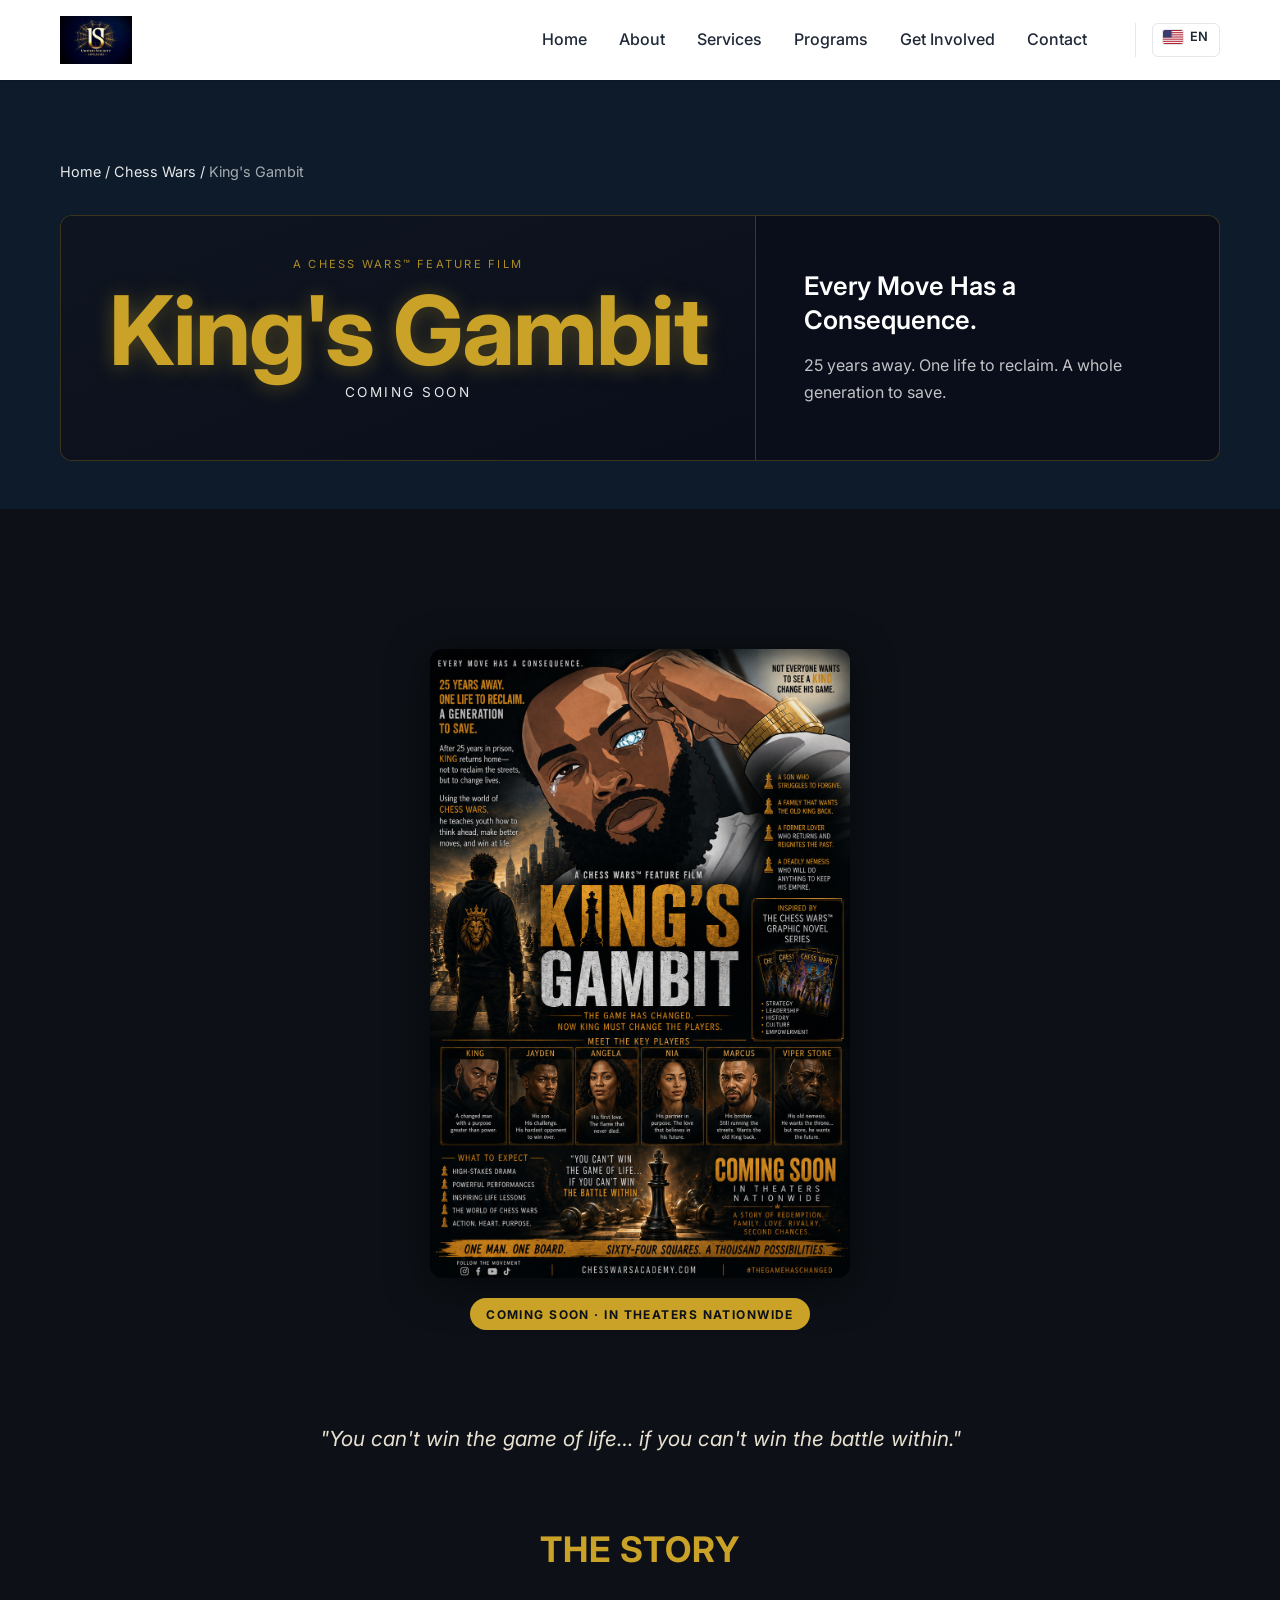
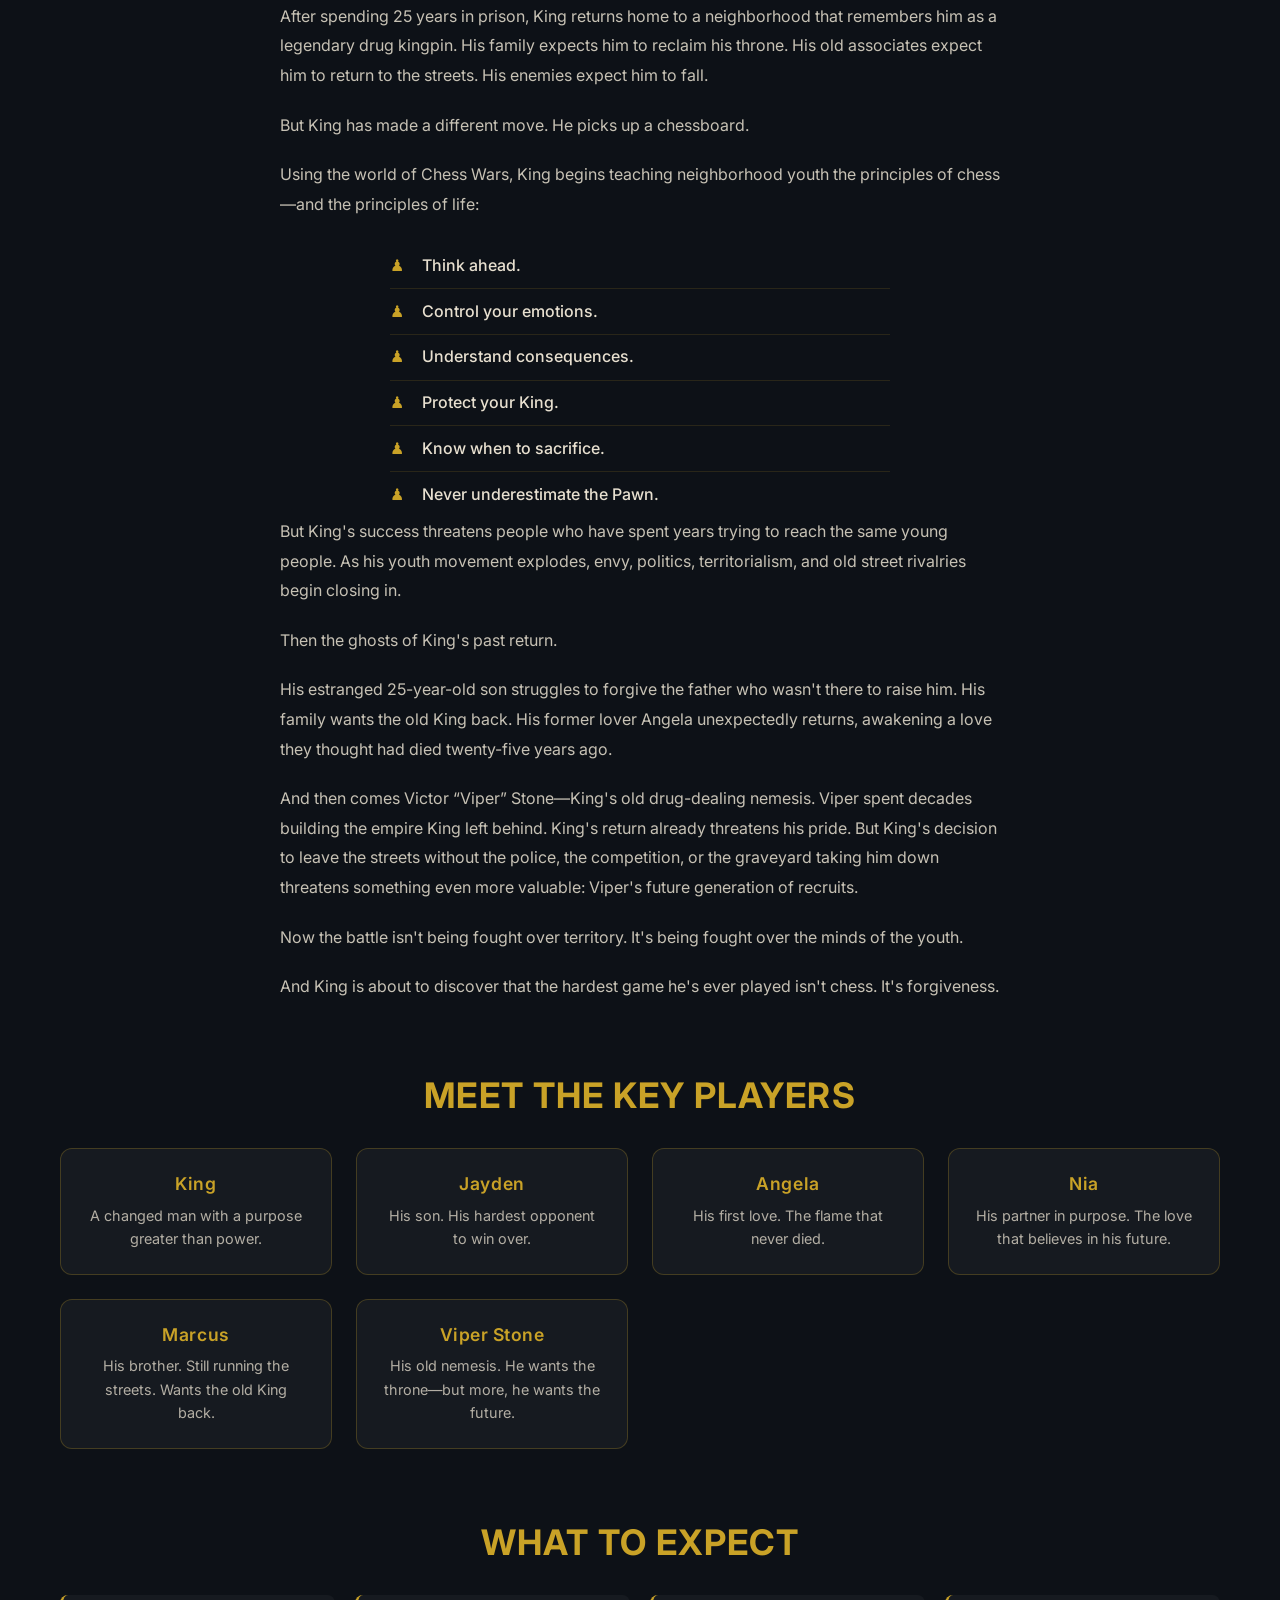
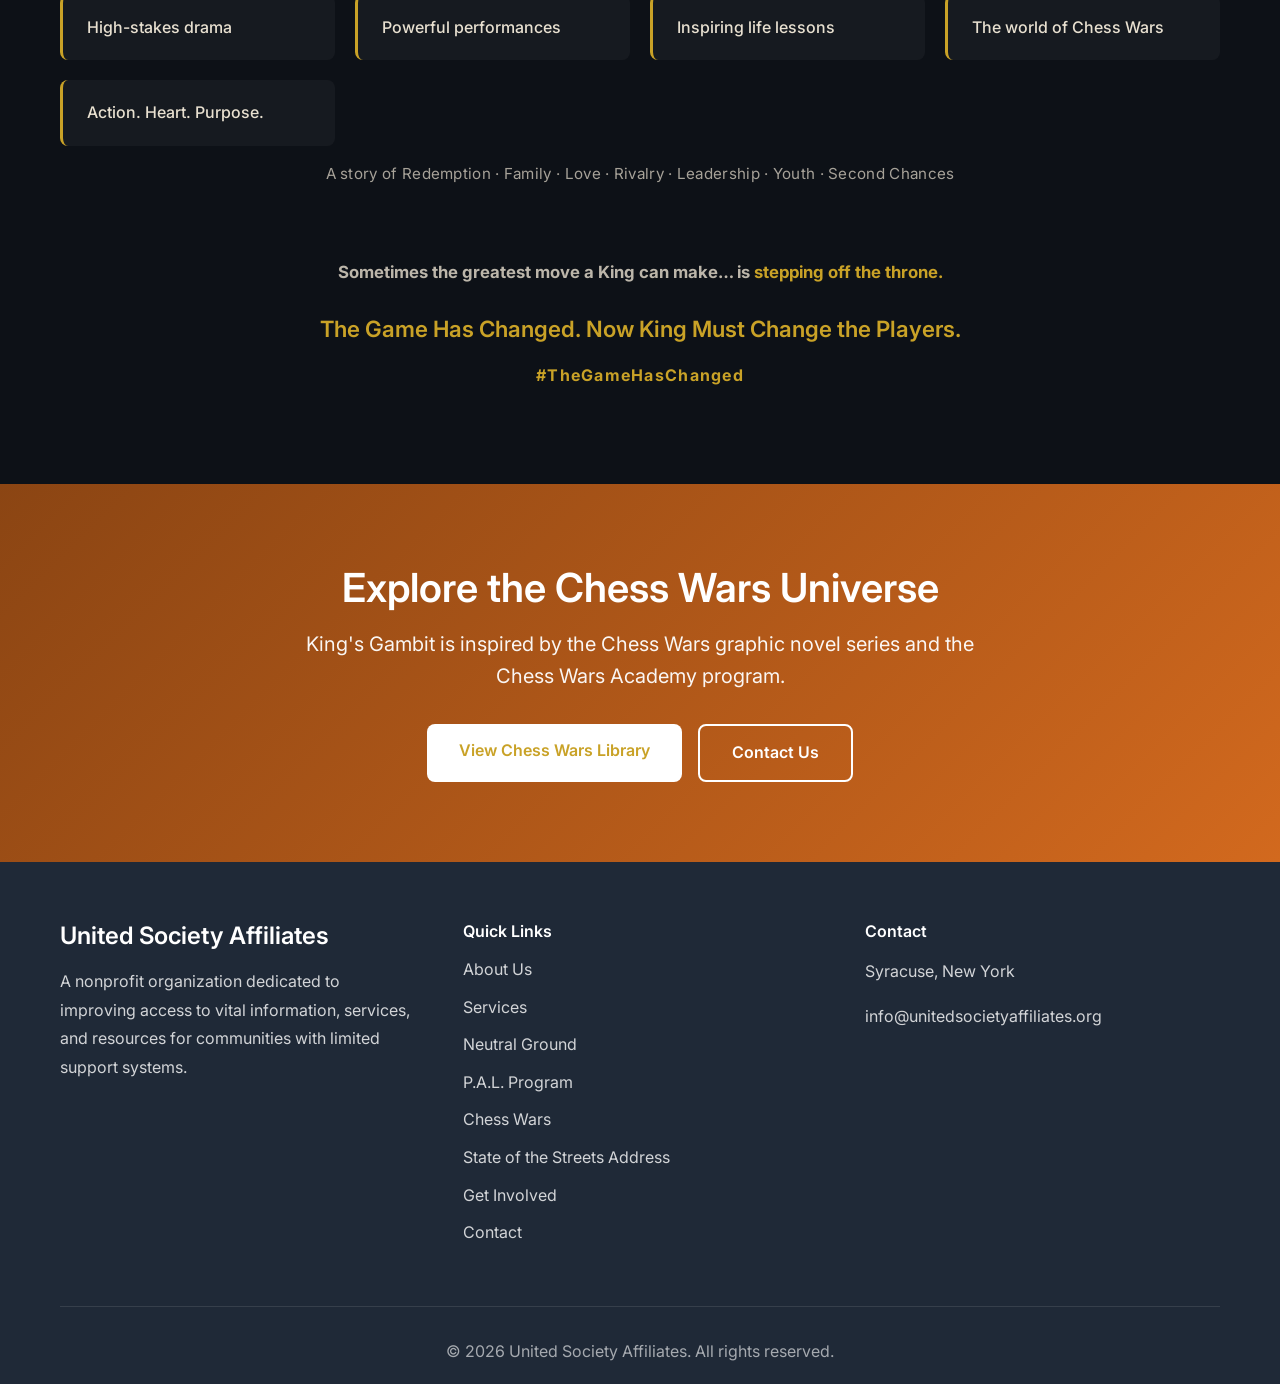
<file: chess-wars-kings-gambit.html>
<!DOCTYPE html>
<html lang="en">
<head>
    <meta charset="UTF-8">
    <meta name="viewport" content="width=device-width, initial-scale=1.0">
    <meta name="description" content="King's Gambit — an upcoming Chess Wars feature film. After 25 years in prison, King returns home not to reclaim the streets, but to teach a generation of youth the principles of chess and life.">
    <title>King's Gambit — A Chess Wars Feature Film | United Society Affiliates</title>
    <link rel="icon" href="/favicon.ico" sizes="any">
    <link rel="icon" type="image/png" sizes="16x16" href="/images/favicon-16x16.png">
    <link rel="icon" type="image/png" sizes="32x32" href="/images/favicon-32x32.png">
    <link rel="icon" type="image/png" sizes="48x48" href="/images/favicon-48x48.png">
    <link rel="apple-touch-icon" sizes="180x180" href="/images/apple-touch-icon.png">
    <link rel="icon" type="image/png" sizes="192x192" href="/images/android-chrome-192x192.png">
    <link rel="icon" type="image/png" sizes="512x512" href="/images/android-chrome-512x512.png">
    <link rel="stylesheet" href="styles.css">
    <link rel="preconnect" href="https://fonts.googleapis.com">
    <link rel="preconnect" href="https://fonts.gstatic.com" crossorigin>
    <link href="https://fonts.googleapis.com/css2?family=Inter:wght@300;400;500;600;700&display=swap" rel="stylesheet">

    <!-- Google tag (gtag.js) -->
    <script async src="https://www.googletagmanager.com/gtag/js?id=G-X8EXG07JSP"></script>
    <script>
      window.dataLayer = window.dataLayer || [];
      function gtag(){dataLayer.push(arguments);}
      gtag('js', new Date());
      gtag('config', 'G-X8EXG07JSP');
    </script>

    <style>
        /* King's Gambit film page — scoped to this page only */
        .kg-poster-section {
            padding: 60px 0 20px;
        }
        .kg-poster-wrap {
            max-width: 420px;
            margin: 0 auto;
        }
        .kg-poster-wrap img {
            display: block;
            width: 100%;
            height: auto;
            border-radius: 0.75rem;
            box-shadow: 0 8px 40px rgba(0, 0, 0, 0.6);
        }
        .kg-coming-soon-badge {
            display: inline-block;
            background: #c9a227;
            color: #0d1117;
            font-weight: 700;
            font-size: 0.75rem;
            letter-spacing: 0.12em;
            text-transform: uppercase;
            padding: 0.4rem 1rem;
            border-radius: 2rem;
            margin: 1.25rem auto 0;
        }
        .kg-coming-soon-wrap {
            text-align: center;
        }
        .kg-logline {
            font-size: 1.3rem;
            font-style: italic;
            color: #e8e0d0;
            text-align: center;
            max-width: 700px;
            margin: 2.5rem auto 0;
            line-height: 1.6;
        }
        .kg-synopsis {
            max-width: 720px;
            margin: 0 auto;
            color: rgba(232, 224, 208, 0.85);
            line-height: 1.85;
        }
        .kg-synopsis p {
            margin-bottom: 1.25rem;
        }
        .kg-synopsis p:last-child {
            margin-bottom: 0;
        }
        .kg-lessons-list {
            max-width: 500px;
            margin: 1.5rem auto 0;
            list-style: none;
            padding: 0;
        }
        .kg-lessons-list li {
            padding: 0.6rem 0 0.6rem 2rem;
            position: relative;
            color: #e8e0d0;
            font-weight: 500;
            border-bottom: 1px solid rgba(201, 162, 39, 0.15);
        }
        .kg-lessons-list li:last-child {
            border-bottom: none;
        }
        .kg-lessons-list li::before {
            content: '♟';
            position: absolute;
            left: 0;
            color: #c9a227;
        }
        .kg-characters-grid {
            display: grid;
            grid-template-columns: repeat(auto-fill, minmax(220px, 1fr));
            gap: 1.5rem;
        }
        .kg-character-card {
            background: rgba(255, 255, 255, 0.04);
            border: 1px solid rgba(201, 162, 39, 0.25);
            border-radius: 0.75rem;
            padding: 1.5rem;
            text-align: center;
        }
        .kg-character-card h3 {
            font-size: 1.1rem;
            color: #c9a227;
            margin-bottom: 0.6rem;
            letter-spacing: 0.03em;
        }
        .kg-character-card p {
            font-size: 0.9rem;
            color: rgba(232, 224, 208, 0.75);
            line-height: 1.6;
            margin: 0;
        }
        .kg-expect-grid {
            display: grid;
            grid-template-columns: repeat(auto-fit, minmax(220px, 1fr));
            gap: 1.25rem;
        }
        .kg-expect-item {
            background: rgba(255, 255, 255, 0.04);
            border-left: 3px solid #c9a227;
            border-radius: 0.5rem;
            padding: 1.25rem 1.5rem;
            color: #e8e0d0;
            font-weight: 500;
        }
        .kg-themes {
            text-align: center;
            color: rgba(232, 224, 208, 0.7);
            font-size: 0.95rem;
            letter-spacing: 0.02em;
            margin-top: 1rem;
        }
        .kg-final-quote {
            text-align: center;
            font-size: 1.5rem;
            font-weight: 700;
            color: #e8e0d0;
            max-width: 640px;
            margin: 0 auto;
            line-height: 1.5;
        }
        .kg-final-quote span {
            color: #c9a227;
        }
        .kg-hashtag {
            text-align: center;
            color: #c9a227;
            font-weight: 700;
            letter-spacing: 0.08em;
            margin-top: 1rem;
        }
    </style>
</head>
<body>
    <!-- Navigation -->
    <nav class="navbar">
        <div class="container">
            <div class="nav-wrapper">
                <div class="logo">
                    <a href="index.html">
                        <img src="images/united-society-affiliates-logo.png" alt="United Society Affiliates" class="logo-img">
                    </a>
                </div>
                <button class="mobile-menu-toggle" aria-label="Toggle menu">
                    <span></span>
                    <span></span>
                    <span></span>
                </button>
                <ul class="nav-menu">
                    <li><a href="index.html#home" data-i18n="common.nav.home">Home</a></li>
                    <li><a href="index.html#about" data-i18n="common.nav.about">About</a></li>
                    <li><a href="index.html#services" data-i18n="common.nav.services">Services</a></li>
                    <li class="dropdown">
                        <a href="#" class="dropdown-toggle" data-i18n="common.nav.programs">Programs</a>
                        <ul class="dropdown-menu">
                            <li><a href="neutral-ground.html" data-i18n="common.nav.programs.neutral-ground">Neutral Ground</a></li>
                            <li><a href="pal-program.html" data-i18n="common.nav.programs.pal">P.A.L. Program</a></li>
                            <li class="dropdown-subitem"><a href="pal-program.html#chess-wars" data-i18n="common.nav.programs.chess-wars-series">Chess Wars Series</a></li>
                            <li><a href="big-cuzin.html" data-i18n="common.nav.programs.big-cuzin">Big Cuzin'</a></li>
                            <li><a href="state-of-the-streets-address.html" data-i18n="common.nav.programs.sotsa">State of the Streets Address</a></li>
                        </ul>
                    </li>
                    <li><a href="index.html#get-involved" data-i18n="common.nav.get-involved">Get Involved</a></li>
                    <li><a href="index.html#contact" data-i18n="common.nav.contact">Contact</a></li>
                    <li class="dropdown lang-switcher">
                        <button type="button" class="dropdown-toggle lang-switcher-toggle" aria-haspopup="true" aria-expanded="false" aria-label="Change language">
                            <span class="lang-switcher-flag lang-flag-en"></span>
                            <span class="lang-switcher-code">EN</span>
                        </button>
                        <ul class="dropdown-menu lang-switcher-menu" role="menu">
                            <li role="none"><button type="button" role="menuitem" class="lang-switcher-option" data-lang="en" aria-pressed="true"><span class="lang-switcher-flag lang-flag-en"></span> EN</button></li>
                            <li role="none"><button type="button" role="menuitem" class="lang-switcher-option" data-lang="es" aria-pressed="false"><span class="lang-switcher-flag lang-flag-es"></span> ES</button></li>
                            <li role="none"><button type="button" role="menuitem" class="lang-switcher-option" data-lang="vi" aria-pressed="false"><span class="lang-switcher-flag lang-flag-vi"></span> VI</button></li>
                            <li role="none"><button type="button" role="menuitem" class="lang-switcher-option" data-lang="ar" aria-pressed="false"><span class="lang-switcher-flag lang-flag-ar"></span> AR</button></li>
                        </ul>
                    </li>
                </ul>
            </div>
        </div>
    </nav>

    <!-- Film Hero -->
    <section class="program-hero">
        <div class="container">
            <div class="breadcrumb">
                <a href="index.html" data-i18n="common.nav.home">Home</a> / <a href="chess-wars.html" data-i18n="common.nav.programs.chess-wars">Chess Wars</a> / <span data-i18n="kingsgambit.breadcrumb.current">King's Gambit</span>
            </div>
            <div class="program-hero-band" role="img" aria-label="King's Gambit. A Chess Wars Feature Film. Every move has a consequence.">
                <div class="hero-band-left">
                    <p class="hero-presents" data-i18n="kingsgambit.hero.presents">A Chess Wars&trade; Feature Film</p>
                    <p class="hero-pal" data-i18n="kingsgambit.hero.title">King's Gambit</p>
                    <p class="hero-pal-sub" data-i18n="kingsgambit.hero.subtitle">Coming Soon</p>
                </div>
                <div class="hero-band-divider"></div>
                <div class="hero-band-right">
                    <p class="hero-tagline" data-i18n="kingsgambit.hero.tagline">Every Move Has a Consequence.</p>
                    <p class="hero-desc" data-i18n="kingsgambit.hero.description">25 years away. One life to reclaim. A whole generation to save.</p>
                </div>
            </div>
        </div>
    </section>

    <div class="chess-wars-section">
        <div class="container">

            <!-- Poster -->
            <section class="cw-category kg-poster-section">
                <div class="kg-poster-wrap">
                    <a href="images/chess-wars-film-kings-gambit-coming-soon-poster.PNG" target="_blank" rel="noopener">
                        <img src="images/chess-wars-film-kings-gambit-coming-soon-poster.PNG" alt="King's Gambit teaser poster — a Chess Wars feature film, coming soon in theaters nationwide">
                    </a>
                </div>
                <div class="kg-coming-soon-wrap">
                    <span class="kg-coming-soon-badge" data-i18n="kingsgambit.coming-soon">Coming Soon &middot; In Theaters Nationwide</span>
                </div>
            </section>

            <!-- Logline -->
            <section class="cw-category">
                <p class="kg-logline" data-i18n="kingsgambit.logline">"You can't win the game of life&hellip; if you can't win the battle within."</p>
            </section>

            <!-- Synopsis -->
            <section class="cw-category" id="synopsis">
                <div class="cw-category-header">
                    <h2 data-i18n="kingsgambit.synopsis.heading">The Story</h2>
                </div>
                <div class="kg-synopsis">
                    <p data-i18n="kingsgambit.synopsis.p1">After spending 25 years in prison, King returns home to a neighborhood that remembers him as a legendary drug kingpin. His family expects him to reclaim his throne. His old associates expect him to return to the streets. His enemies expect him to fall.</p>
                    <p data-i18n="kingsgambit.synopsis.p2">But King has made a different move. He picks up a chessboard.</p>
                    <p data-i18n="kingsgambit.synopsis.p3">Using the world of Chess Wars, King begins teaching neighborhood youth the principles of chess&mdash;and the principles of life:</p>
                </div>
                <ul class="kg-lessons-list">
                    <li data-i18n="kingsgambit.lesson.think-ahead">Think ahead.</li>
                    <li data-i18n="kingsgambit.lesson.control-emotions">Control your emotions.</li>
                    <li data-i18n="kingsgambit.lesson.understand-consequences">Understand consequences.</li>
                    <li data-i18n="kingsgambit.lesson.protect-king">Protect your King.</li>
                    <li data-i18n="kingsgambit.lesson.know-sacrifice">Know when to sacrifice.</li>
                    <li data-i18n="kingsgambit.lesson.underestimate-pawn">Never underestimate the Pawn.</li>
                </ul>
                <div class="kg-synopsis">
                    <p data-i18n="kingsgambit.synopsis.p4">But King's success threatens people who have spent years trying to reach the same young people. As his youth movement explodes, envy, politics, territorialism, and old street rivalries begin closing in.</p>
                    <p data-i18n="kingsgambit.synopsis.p5">Then the ghosts of King's past return.</p>
                    <p data-i18n="kingsgambit.synopsis.p6">His estranged 25-year-old son struggles to forgive the father who wasn't there to raise him. His family wants the old King back. His former lover Angela unexpectedly returns, awakening a love they thought had died twenty-five years ago.</p>
                    <p data-i18n="kingsgambit.synopsis.p7">And then comes Victor &ldquo;Viper&rdquo; Stone&mdash;King's old drug-dealing nemesis. Viper spent decades building the empire King left behind. King's return already threatens his pride. But King's decision to leave the streets without the police, the competition, or the graveyard taking him down threatens something even more valuable: Viper's future generation of recruits.</p>
                    <p data-i18n="kingsgambit.synopsis.p8">Now the battle isn't being fought over territory. It's being fought over the minds of the youth.</p>
                    <p data-i18n="kingsgambit.synopsis.p9">And King is about to discover that the hardest game he's ever played isn't chess. It's forgiveness.</p>
                </div>
            </section>

            <!-- Meet the Key Players -->
            <section class="cw-category" id="characters">
                <div class="cw-category-header">
                    <h2 data-i18n="kingsgambit.characters.heading">Meet the Key Players</h2>
                </div>
                <div class="kg-characters-grid">
                    <div class="kg-character-card">
                        <h3 data-i18n="kingsgambit.character.king.name">King</h3>
                        <p data-i18n="kingsgambit.character.king.desc">A changed man with a purpose greater than power.</p>
                    </div>
                    <div class="kg-character-card">
                        <h3 data-i18n="kingsgambit.character.jayden.name">Jayden</h3>
                        <p data-i18n="kingsgambit.character.jayden.desc">His son. His hardest opponent to win over.</p>
                    </div>
                    <div class="kg-character-card">
                        <h3 data-i18n="kingsgambit.character.angela.name">Angela</h3>
                        <p data-i18n="kingsgambit.character.angela.desc">His first love. The flame that never died.</p>
                    </div>
                    <div class="kg-character-card">
                        <h3 data-i18n="kingsgambit.character.nia.name">Nia</h3>
                        <p data-i18n="kingsgambit.character.nia.desc">His partner in purpose. The love that believes in his future.</p>
                    </div>
                    <div class="kg-character-card">
                        <h3 data-i18n="kingsgambit.character.marcus.name">Marcus</h3>
                        <p data-i18n="kingsgambit.character.marcus.desc">His brother. Still running the streets. Wants the old King back.</p>
                    </div>
                    <div class="kg-character-card">
                        <h3 data-i18n="kingsgambit.character.viper.name">Viper Stone</h3>
                        <p data-i18n="kingsgambit.character.viper.desc">His old nemesis. He wants the throne&mdash;but more, he wants the future.</p>
                    </div>
                </div>
            </section>

            <!-- What to Expect -->
            <section class="cw-category" id="what-to-expect">
                <div class="cw-category-header">
                    <h2 data-i18n="kingsgambit.expect.heading">What to Expect</h2>
                </div>
                <div class="kg-expect-grid">
                    <div class="kg-expect-item" data-i18n="kingsgambit.expect.drama">High-stakes drama</div>
                    <div class="kg-expect-item" data-i18n="kingsgambit.expect.performances">Powerful performances</div>
                    <div class="kg-expect-item" data-i18n="kingsgambit.expect.lessons">Inspiring life lessons</div>
                    <div class="kg-expect-item" data-i18n="kingsgambit.expect.world">The world of Chess Wars</div>
                    <div class="kg-expect-item" data-i18n="kingsgambit.expect.purpose">Action. Heart. Purpose.</div>
                </div>
                <p class="kg-themes" data-i18n="kingsgambit.themes">A story of Redemption &middot; Family &middot; Love &middot; Rivalry &middot; Leadership &middot; Youth &middot; Second Chances</p>
            </section>

            <!-- Closing -->
            <div class="chess-wars-closing">
                <p class="kg-final-quote" data-i18n="kingsgambit.closing.quote">Sometimes the greatest move a King can make&hellip; is <span>stepping off the throne.</span></p>
                <p class="chess-wars-closing-tagline" data-i18n="kingsgambit.closing.tagline">The Game Has Changed. Now King Must Change the Players.</p>
                <p class="kg-hashtag">#TheGameHasChanged</p>
            </div>

        </div>
    </div>

    <!-- Call to Action -->
    <section class="program-cta">
        <div class="container">
            <h2 data-i18n="kingsgambit.cta.heading">Explore the Chess Wars Universe</h2>
            <p data-i18n="kingsgambit.cta.body">King's Gambit is inspired by the Chess Wars graphic novel series and the Chess Wars Academy program.</p>
            <div class="cta-buttons">
                <a href="chess-wars.html" class="btn btn-primary" data-i18n="chesswarsecosystem.cta.view-library">View Chess Wars Library</a>
                <a href="index.html#contact" class="btn btn-secondary" data-i18n="chesswars.cta.contact-us">Contact Us</a>
            </div>
        </div>
    </section>

    <!-- Footer -->
    <footer class="footer">
        <div class="container">
            <div class="footer-content">
                <div class="footer-section">
                    <h3 data-i18n="common.footer.org-name">United Society Affiliates</h3>
                    <p data-i18n="common.footer.tagline">A nonprofit organization dedicated to improving access to vital information, services, and resources for communities with limited support systems.</p>
                </div>
                <div class="footer-section">
                    <h4 data-i18n="common.footer.quick-links-heading">Quick Links</h4>
                    <ul>
                        <li><a href="index.html#about" data-i18n="common.footer.about-us">About Us</a></li>
                        <li><a href="index.html#services" data-i18n="common.nav.services">Services</a></li>
                        <li><a href="neutral-ground.html" data-i18n="common.nav.programs.neutral-ground">Neutral Ground</a></li>
                        <li><a href="pal-program.html" data-i18n="common.nav.programs.pal">P.A.L. Program</a></li>
                        <li><a href="chess-wars.html" data-i18n="common.nav.programs.chess-wars">Chess Wars</a></li>
                        <li><a href="state-of-the-streets-address.html" data-i18n="common.nav.programs.sotsa">State of the Streets Address</a></li>
                        <li><a href="index.html#get-involved" data-i18n="common.nav.get-involved">Get Involved</a></li>
                        <li><a href="index.html#contact" data-i18n="common.nav.contact">Contact</a></li>
                    </ul>
                </div>
                <div class="footer-section">
                    <h4 data-i18n="common.footer.contact-heading">Contact</h4>
                    <p data-i18n="common.footer.location">Syracuse, New York</p>
                    <p>info@unitedsocietyaffiliates.org</p>
                </div>
            </div>
            <div class="footer-bottom">
                <p data-i18n="common.footer.copyright">&copy; 2026 United Society Affiliates. All rights reserved.</p>
            </div>
        </div>
    </footer>

    <script src="i18n/i18n.js"></script>
    <script src="script.js"></script>
</body>
</html>
</file>
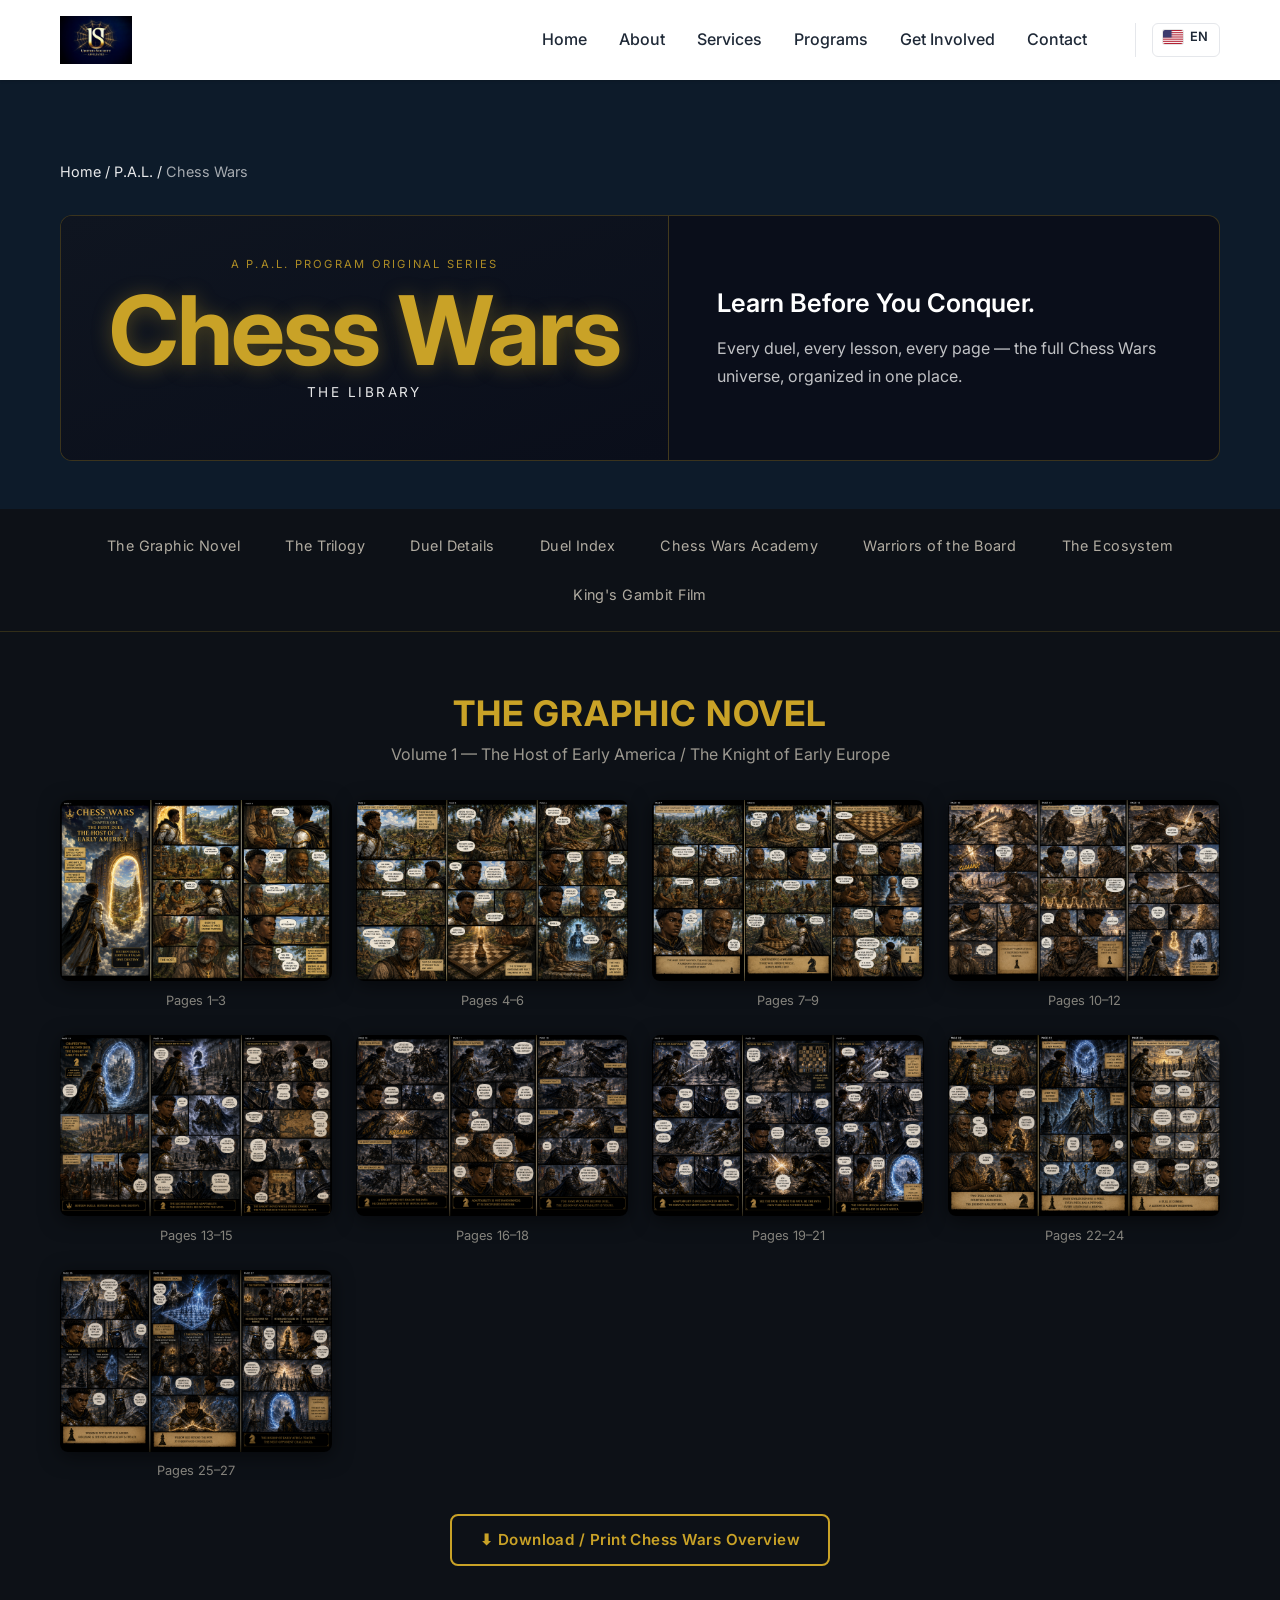
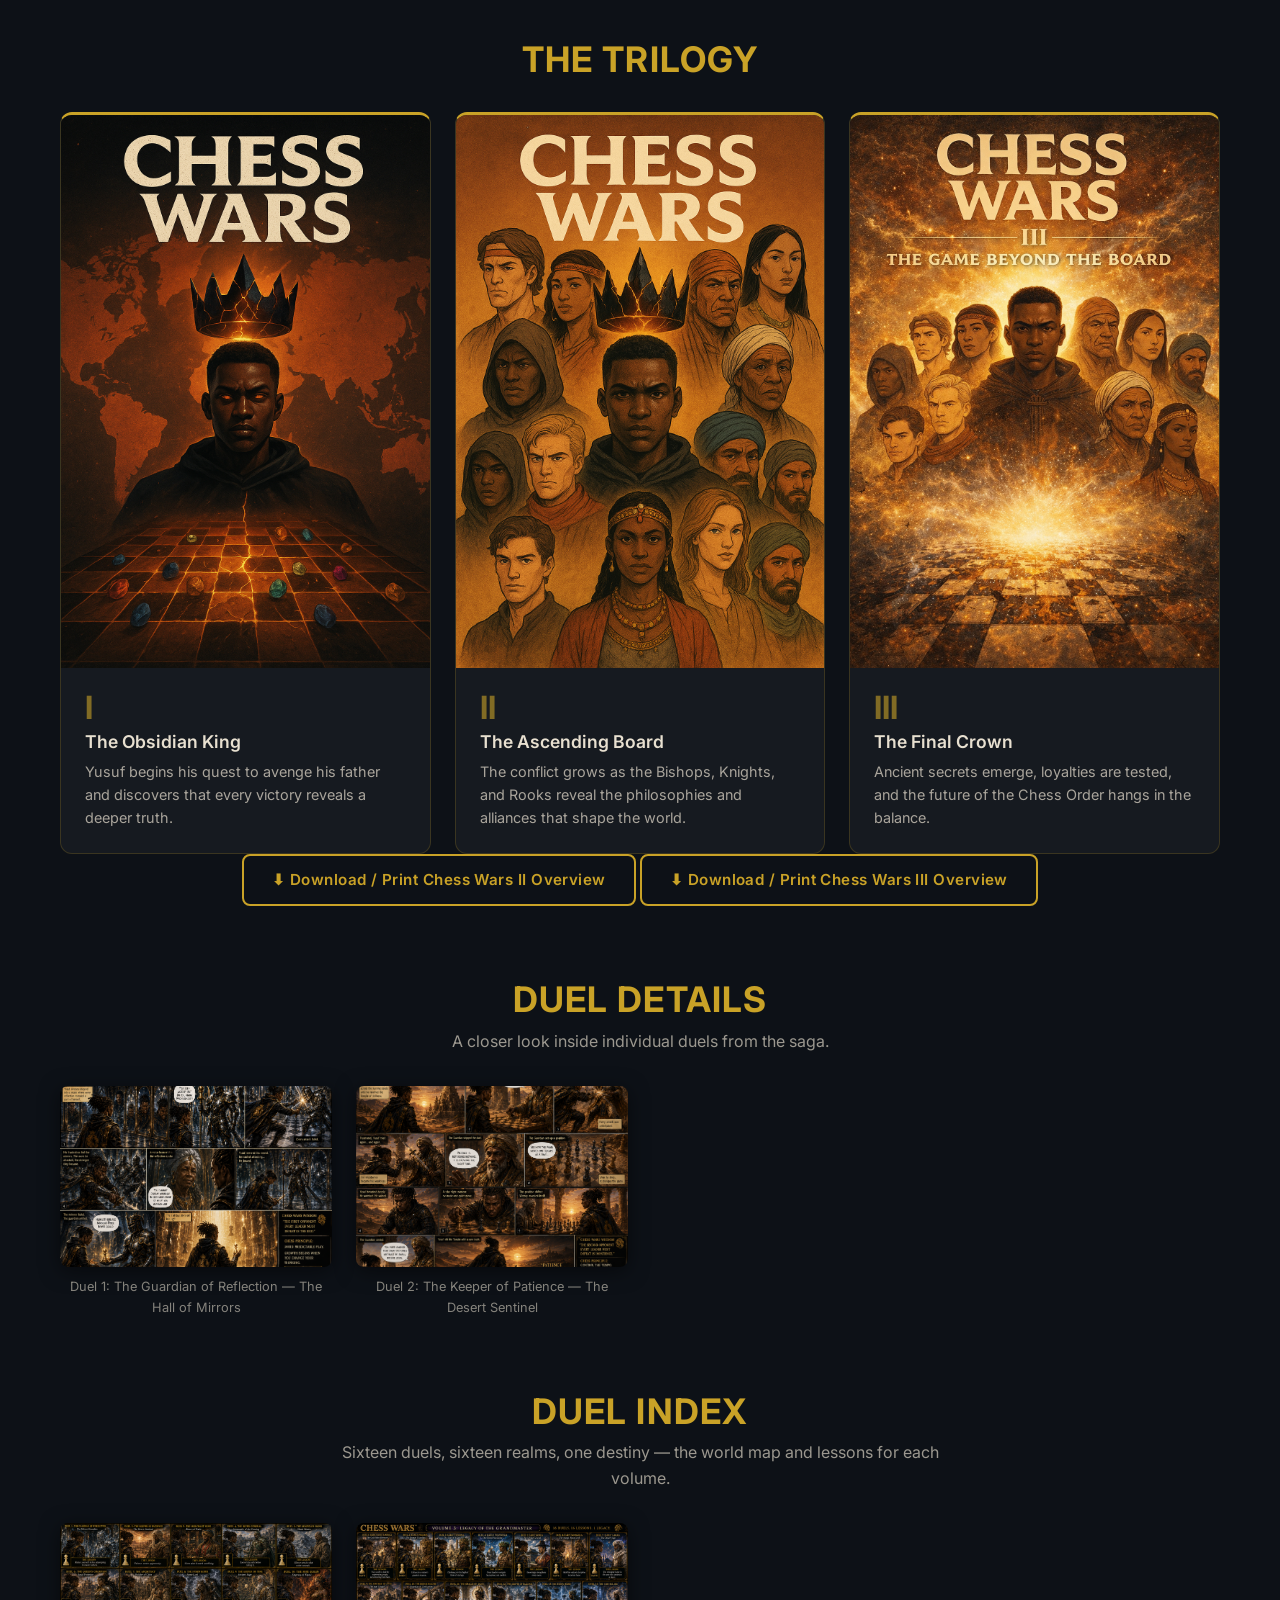
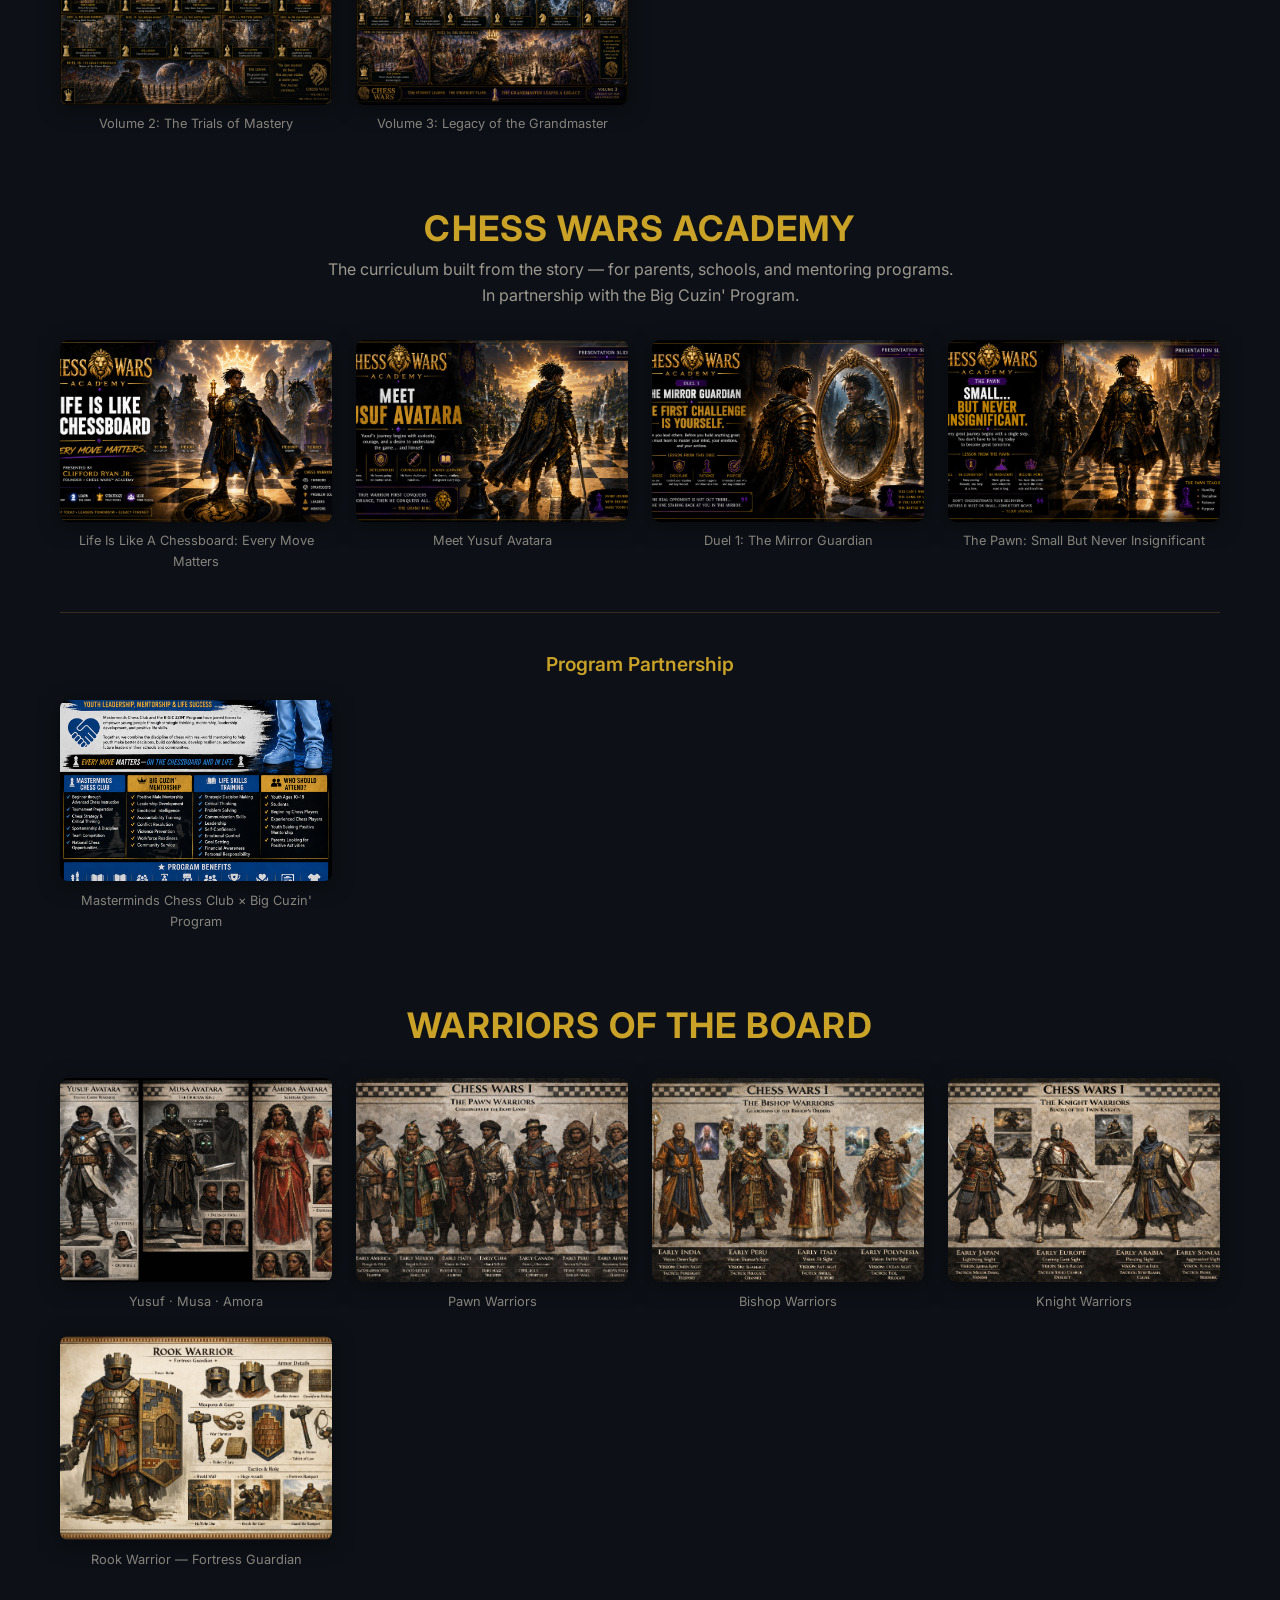
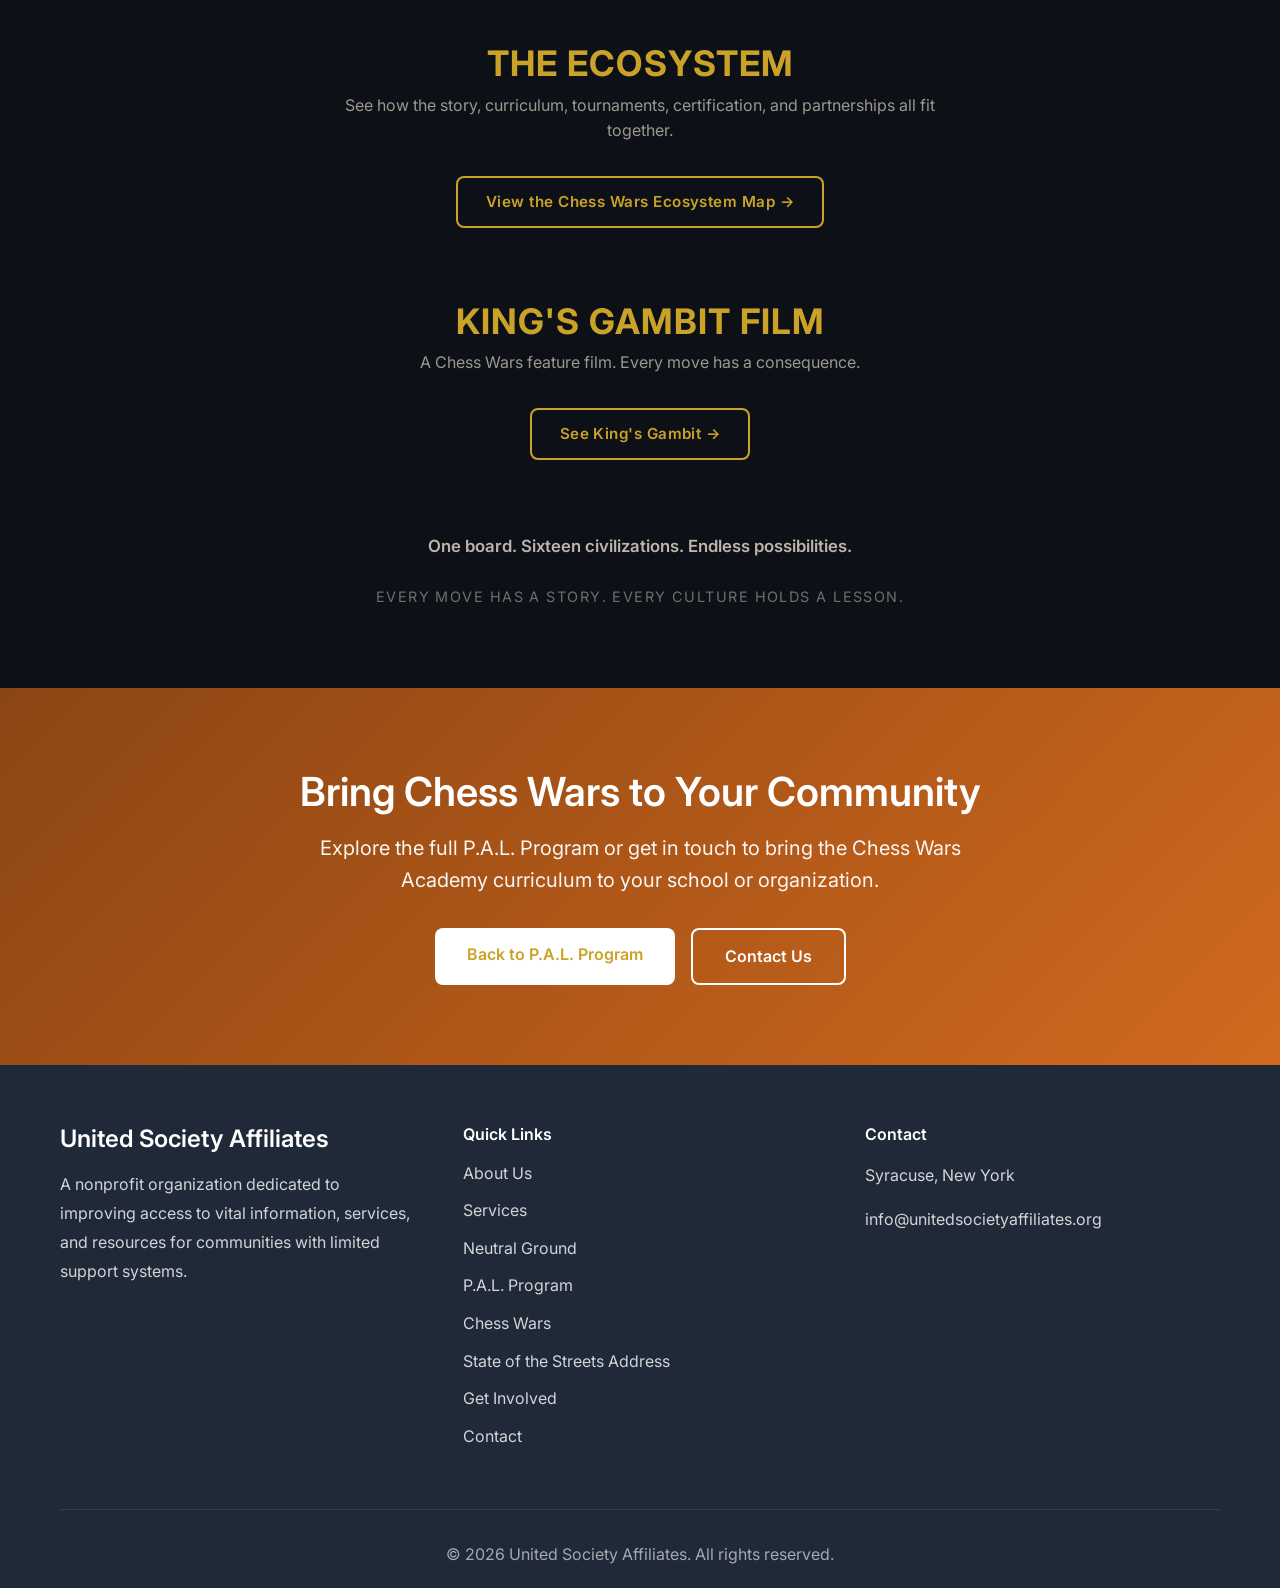
<file: chess-wars.html>
<!DOCTYPE html>
<html lang="en">
<head>
    <meta charset="UTF-8">
    <meta name="viewport" content="width=device-width, initial-scale=1.0">
    <meta name="description" content="Chess Wars — an epic historical fantasy graphic novel series and the Chess Wars Academy program from United Society Affiliates. Read the story, explore the trilogy, and browse the academy curriculum.">
    <title>Chess Wars Library | United Society Affiliates</title>
    <link rel="icon" href="/favicon.ico" sizes="any">
    <link rel="icon" type="image/png" sizes="16x16" href="/images/favicon-16x16.png">
    <link rel="icon" type="image/png" sizes="32x32" href="/images/favicon-32x32.png">
    <link rel="icon" type="image/png" sizes="48x48" href="/images/favicon-48x48.png">
    <link rel="apple-touch-icon" sizes="180x180" href="/images/apple-touch-icon.png">
    <link rel="icon" type="image/png" sizes="192x192" href="/images/android-chrome-192x192.png">
    <link rel="icon" type="image/png" sizes="512x512" href="/images/android-chrome-512x512.png">
    <link rel="stylesheet" href="styles.css">
    <link rel="preconnect" href="https://fonts.googleapis.com">
    <link rel="preconnect" href="https://fonts.gstatic.com" crossorigin>
    <link href="https://fonts.googleapis.com/css2?family=Inter:wght@300;400;500;600;700&display=swap" rel="stylesheet">

    <!-- Google tag (gtag.js) -->
    <script async src="https://www.googletagmanager.com/gtag/js?id=G-X8EXG07JSP"></script>
    <script>
      window.dataLayer = window.dataLayer || [];
      function gtag(){dataLayer.push(arguments);}
      gtag('js', new Date());
      gtag('config', 'G-X8EXG07JSP');
    </script>
</head>
<body>
    <!-- Navigation -->
    <nav class="navbar">
        <div class="container">
            <div class="nav-wrapper">
                <div class="logo">
                    <a href="index.html">
                        <img src="images/united-society-affiliates-logo.png" alt="United Society Affiliates" class="logo-img">
                    </a>
                </div>
                <button class="mobile-menu-toggle" aria-label="Toggle menu">
                    <span></span>
                    <span></span>
                    <span></span>
                </button>
                <ul class="nav-menu">
                    <li><a href="index.html#home" data-i18n="common.nav.home">Home</a></li>
                    <li><a href="index.html#about" data-i18n="common.nav.about">About</a></li>
                    <li><a href="index.html#services" data-i18n="common.nav.services">Services</a></li>
                    <li class="dropdown">
                        <a href="#" class="dropdown-toggle" data-i18n="common.nav.programs">Programs</a>
                        <ul class="dropdown-menu">
                            <li><a href="neutral-ground.html" data-i18n="common.nav.programs.neutral-ground">Neutral Ground</a></li>
                            <li><a href="pal-program.html" data-i18n="common.nav.programs.pal">P.A.L. Program</a></li>
                            <li class="dropdown-subitem"><a href="pal-program.html#chess-wars" data-i18n="common.nav.programs.chess-wars-series">Chess Wars Series</a></li>
                            <li><a href="big-cuzin.html" data-i18n="common.nav.programs.big-cuzin">Big Cuzin'</a></li>
                            <li><a href="state-of-the-streets-address.html" data-i18n="common.nav.programs.sotsa">State of the Streets Address</a></li>
                        </ul>
                    </li>
                    <li><a href="index.html#get-involved" data-i18n="common.nav.get-involved">Get Involved</a></li>
                    <li><a href="index.html#contact" data-i18n="common.nav.contact">Contact</a></li>
                    <li class="dropdown lang-switcher">
                        <button type="button" class="dropdown-toggle lang-switcher-toggle" aria-haspopup="true" aria-expanded="false" aria-label="Change language">
                            <span class="lang-switcher-flag lang-flag-en"></span>
                            <span class="lang-switcher-code">EN</span>
                        </button>
                        <ul class="dropdown-menu lang-switcher-menu" role="menu">
                            <li role="none"><button type="button" role="menuitem" class="lang-switcher-option" data-lang="en" aria-pressed="true"><span class="lang-switcher-flag lang-flag-en"></span> EN</button></li>
                            <li role="none"><button type="button" role="menuitem" class="lang-switcher-option" data-lang="es" aria-pressed="false"><span class="lang-switcher-flag lang-flag-es"></span> ES</button></li>
                            <li role="none"><button type="button" role="menuitem" class="lang-switcher-option" data-lang="vi" aria-pressed="false"><span class="lang-switcher-flag lang-flag-vi"></span> VI</button></li>
                            <li role="none"><button type="button" role="menuitem" class="lang-switcher-option" data-lang="ar" aria-pressed="false"><span class="lang-switcher-flag lang-flag-ar"></span> AR</button></li>
                        </ul>
                    </li>
                </ul>
            </div>
        </div>
    </nav>

    <!-- Library Hero -->
    <section class="program-hero">
        <div class="container">
            <div class="breadcrumb">
                <a href="index.html" data-i18n="common.nav.home">Home</a> / <a href="pal-program.html" data-i18n="chesswars.breadcrumb.pal">P.A.L.</a> / <span data-i18n="chesswars.breadcrumb.current">Chess Wars</span>
            </div>
            <div class="program-hero-band" role="img" aria-label="Chess Wars Library. A P.A.L. Program Original Series by United Society Affiliates.">
                <div class="hero-band-left">
                    <p class="hero-presents" data-i18n="chesswars.hero.presents">A P.A.L. Program Original Series</p>
                    <p class="hero-pal" data-i18n="chesswars.hero.title">Chess Wars</p>
                    <p class="hero-pal-sub" data-i18n="chesswars.hero.subtitle">The Library</p>
                </div>
                <div class="hero-band-divider"></div>
                <div class="hero-band-right">
                    <p class="hero-tagline" data-i18n="chesswars.hero.tagline">Learn Before You Conquer.</p>
                    <p class="hero-desc" data-i18n="chesswars.hero.description">Every duel, every lesson, every page — the full Chess Wars universe, organized in one place.</p>
                </div>
            </div>
        </div>
    </section>

    <!-- Library Nav -->
    <section class="cw-library-nav">
        <div class="container">
            <ul class="cw-library-nav-list">
                <li><a href="#graphic-novel" data-i18n="chesswars.libnav.graphic-novel">The Graphic Novel</a></li>
                <li><a href="#trilogy" data-i18n="chesswars.libnav.trilogy">The Trilogy</a></li>
                <li><a href="#duel-details" data-i18n="chesswars.libnav.duel-details">Duel Details</a></li>
                <li><a href="#duel-index" data-i18n="chesswars.libnav.duel-index">Duel Index</a></li>
                <li><a href="#academy" data-i18n="chesswars.libnav.academy">Chess Wars Academy</a></li>
                <li><a href="#warriors" data-i18n="chesswars.libnav.warriors">Warriors of the Board</a></li>
                <li><a href="#ecosystem" data-i18n="chesswars.libnav.ecosystem">The Ecosystem</a></li>
                <li><a href="#kings-gambit" data-i18n="chesswars.libnav.kings-gambit">King's Gambit Film</a></li>
            </ul>
        </div>
    </section>

    <div class="chess-wars-section cw-library">
        <div class="container">

            <!-- The Graphic Novel -->
            <section class="cw-category" id="graphic-novel">
                <div class="cw-category-header">
                    <h2 data-i18n="chesswars.novel.heading">The Graphic Novel</h2>
                    <p class="cw-category-sub" data-i18n="chesswars.novel.sub">Volume 1 — The Host of Early America / The Knight of Early Europe</p>
                </div>
                <div class="cw-page-groups">
                    <div class="cw-page-group">
                        <a href="images/chess-wars-vol1-pages-01-03.png" target="_blank" rel="noopener">
                            <img src="images/chess-wars-vol1-pages-01-03.png" alt="Chess Wars Volume 1, pages 1-3" class="cw-page-thumb">
                        </a>
                        <p class="chess-wars-caption" data-i18n="chesswars.novel.pages.1-3">Pages 1&ndash;3</p>
                    </div>
                    <div class="cw-page-group">
                        <a href="images/chess-wars-vol1-pages-04-06.png" target="_blank" rel="noopener">
                            <img src="images/chess-wars-vol1-pages-04-06.png" alt="Chess Wars Volume 1, pages 4-6" class="cw-page-thumb">
                        </a>
                        <p class="chess-wars-caption" data-i18n="chesswars.novel.pages.4-6">Pages 4&ndash;6</p>
                    </div>
                    <div class="cw-page-group">
                        <a href="images/chess-wars-vol1-pages-07-09.png" target="_blank" rel="noopener">
                            <img src="images/chess-wars-vol1-pages-07-09.png" alt="Chess Wars Volume 1, pages 7-9" class="cw-page-thumb">
                        </a>
                        <p class="chess-wars-caption" data-i18n="chesswars.novel.pages.7-9">Pages 7&ndash;9</p>
                    </div>
                    <div class="cw-page-group">
                        <a href="images/chess-wars-vol1-pages-10-12.png" target="_blank" rel="noopener">
                            <img src="images/chess-wars-vol1-pages-10-12.png" alt="Chess Wars Volume 1, pages 10-12" class="cw-page-thumb">
                        </a>
                        <p class="chess-wars-caption" data-i18n="chesswars.novel.pages.10-12">Pages 10&ndash;12</p>
                    </div>
                    <div class="cw-page-group">
                        <a href="images/chess-wars-vol1-pages-13-15.png" target="_blank" rel="noopener">
                            <img src="images/chess-wars-vol1-pages-13-15.png" alt="Chess Wars Volume 1, pages 13-15" class="cw-page-thumb">
                        </a>
                        <p class="chess-wars-caption" data-i18n="chesswars.novel.pages.13-15">Pages 13&ndash;15</p>
                    </div>
                    <div class="cw-page-group">
                        <a href="images/chess-wars-vol1-pages-16-18.png" target="_blank" rel="noopener">
                            <img src="images/chess-wars-vol1-pages-16-18.png" alt="Chess Wars Volume 1, pages 16-18" class="cw-page-thumb">
                        </a>
                        <p class="chess-wars-caption" data-i18n="chesswars.novel.pages.16-18">Pages 16&ndash;18</p>
                    </div>
                    <div class="cw-page-group">
                        <a href="images/chess-wars-vol1-pages-19-21.png" target="_blank" rel="noopener">
                            <img src="images/chess-wars-vol1-pages-19-21.png" alt="Chess Wars Volume 1, pages 19-21" class="cw-page-thumb">
                        </a>
                        <p class="chess-wars-caption" data-i18n="chesswars.novel.pages.19-21">Pages 19&ndash;21</p>
                    </div>
                    <div class="cw-page-group">
                        <a href="images/chess-wars-vol1-pages-22-24.png" target="_blank" rel="noopener">
                            <img src="images/chess-wars-vol1-pages-22-24.png" alt="Chess Wars Volume 1, pages 22-24" class="cw-page-thumb">
                        </a>
                        <p class="chess-wars-caption" data-i18n="chesswars.novel.pages.22-24">Pages 22&ndash;24</p>
                    </div>
                    <div class="cw-page-group">
                        <a href="images/chess-wars-vol1-pages-25-27.png" target="_blank" rel="noopener">
                            <img src="images/chess-wars-vol1-pages-25-27.png" alt="Chess Wars Volume 1, pages 25-27" class="cw-page-thumb">
                        </a>
                        <p class="chess-wars-caption" data-i18n="chesswars.novel.pages.25-27">Pages 25&ndash;27</p>
                    </div>
                </div>
                <div class="chess-wars-download">
                    <a href="images/chess-wars-overview.png" target="_blank" rel="noopener" class="btn chess-wars-btn-download" data-i18n="chesswars.novel.download">
                        ⬇ Download / Print Chess Wars Overview
                    </a>
                </div>
            </section>

            <!-- The Trilogy -->
            <section class="cw-category" id="trilogy">
                <div class="cw-category-header">
                    <h2 data-i18n="chesswars.trilogy.heading">The Trilogy</h2>
                </div>
                <div class="chess-wars-books">
                    <div class="chess-wars-book">
                        <a href="images/chess-wars-part-i.png" target="_blank" rel="noopener" class="chess-wars-book-cover-link">
                            <img src="images/chess-wars-part-i.png" alt="Chess Wars I: The Obsidian King — book cover" class="chess-wars-book-cover">
                        </a>
                        <div class="chess-wars-book-content">
                            <div class="chess-wars-book-number">I</div>
                            <h4 data-i18n="chesswars.trilogy.1.title">The Obsidian King</h4>
                            <p data-i18n="chesswars.trilogy.1.body">Yusuf begins his quest to avenge his father and discovers that every victory reveals a deeper truth.</p>
                        </div>
                    </div>
                    <div class="chess-wars-book">
                        <a href="images/chess-wars-part-ii.png" target="_blank" rel="noopener" class="chess-wars-book-cover-link">
                            <img src="images/chess-wars-part-ii.png" alt="Chess Wars II: The Ascending Board — book cover" class="chess-wars-book-cover">
                        </a>
                        <div class="chess-wars-book-content">
                            <div class="chess-wars-book-number">II</div>
                            <h4 data-i18n="chesswars.trilogy.2.title">The Ascending Board</h4>
                            <p data-i18n="chesswars.trilogy.2.body">The conflict grows as the Bishops, Knights, and Rooks reveal the philosophies and alliances that shape the world.</p>
                        </div>
                    </div>
                    <div class="chess-wars-book">
                        <a href="images/chess-wars-part-iii.png" target="_blank" rel="noopener" class="chess-wars-book-cover-link">
                            <img src="images/chess-wars-part-iii.png" alt="Chess Wars III: The Final Crown — book cover" class="chess-wars-book-cover">
                        </a>
                        <div class="chess-wars-book-content">
                            <div class="chess-wars-book-number">III</div>
                            <h4 data-i18n="chesswars.trilogy.3.title">The Final Crown</h4>
                            <p data-i18n="chesswars.trilogy.3.body">Ancient secrets emerge, loyalties are tested, and the future of the Chess Order hangs in the balance.</p>
                        </div>
                    </div>
                </div>
                <div class="chess-wars-download">
                    <a href="images/chess-wars-ii-the-ascending-board.png" target="_blank" rel="noopener" class="btn chess-wars-btn-download" data-i18n="chesswars.trilogy.download2">
                        ⬇ Download / Print Chess Wars II Overview
                    </a>
                    <a href="images/chess-wars-iii-the-final-crown.png" target="_blank" rel="noopener" class="btn chess-wars-btn-download" data-i18n="chesswars.trilogy.download3">
                        ⬇ Download / Print Chess Wars III Overview
                    </a>
                </div>
            </section>

            <!-- Duel Details -->
            <section class="cw-category" id="duel-details">
                <div class="cw-category-header">
                    <h2 data-i18n="chesswars.duel-details.heading">Duel Details</h2>
                    <p class="cw-category-sub" data-i18n="chesswars.duel-details.sub">A closer look inside individual duels from the saga.</p>
                </div>
                <div class="cw-page-groups">
                    <div class="cw-page-group">
                        <a href="images/chess-wars-duel-1-details-guardian-of-reflection-hall-of-mirrors.png" target="_blank" rel="noopener">
                            <img src="images/chess-wars-duel-1-details-guardian-of-reflection-hall-of-mirrors.png" alt="Chess Wars Duel 1 Details: The Guardian of Reflection, The Hall of Mirrors" class="cw-page-thumb">
                        </a>
                        <p class="chess-wars-caption" data-i18n="chesswars.duel-details.duel1">Duel 1: The Guardian of Reflection — The Hall of Mirrors</p>
                    </div>
                    <div class="cw-page-group">
                        <a href="images/chess-wars-duel-2-details-keeper-of-patience-desert-sentinel.png" target="_blank" rel="noopener">
                            <img src="images/chess-wars-duel-2-details-keeper-of-patience-desert-sentinel.png" alt="Chess Wars Duel 2 Details: The Keeper of Patience, The Desert Sentinel" class="cw-page-thumb">
                        </a>
                        <p class="chess-wars-caption" data-i18n="chesswars.duel-details.duel2">Duel 2: The Keeper of Patience — The Desert Sentinel</p>
                    </div>
                </div>
            </section>

            <!-- Duel Index -->
            <section class="cw-category" id="duel-index">
                <div class="cw-category-header">
                    <h2 data-i18n="chesswars.duel-index.heading">Duel Index</h2>
                    <p class="cw-category-sub" data-i18n="chesswars.duel-index.sub">Sixteen duels, sixteen realms, one destiny — the world map and lessons for each volume.</p>
                </div>
                <div class="cw-page-groups">
                    <div class="cw-page-group">
                        <a href="images/chess-wars-vol2-duel-index.png" target="_blank" rel="noopener">
                            <img src="images/chess-wars-vol2-duel-index.png" alt="Chess Wars Volume 2: The Trials of Mastery duel index — 16 duels and lessons" class="cw-page-thumb">
                        </a>
                        <p class="chess-wars-caption" data-i18n="chesswars.duel-index.vol2">Volume 2: The Trials of Mastery</p>
                    </div>
                    <div class="cw-page-group">
                        <a href="images/chess-wars-vol3-duel-index.png" target="_blank" rel="noopener">
                            <img src="images/chess-wars-vol3-duel-index.png" alt="Chess Wars Volume 3: Legacy of the Grandmaster duel index — 16 duels and lessons" class="cw-page-thumb">
                        </a>
                        <p class="chess-wars-caption" data-i18n="chesswars.duel-index.vol3">Volume 3: Legacy of the Grandmaster</p>
                    </div>
                </div>
            </section>

            <!-- Chess Wars Academy -->
            <section class="cw-category" id="academy">
                <div class="cw-category-header">
                    <h2 data-i18n="chesswars.academy.heading">Chess Wars Academy</h2>
                    <p class="cw-category-sub" data-i18n="chesswars.academy.sub">The curriculum built from the story — for parents, schools, and mentoring programs. In partnership with the Big Cuzin' Program.</p>
                </div>
                <div class="cw-page-groups">
                    <div class="cw-page-group">
                        <a href="images/chess-wars-academy-slide-01-title-life-is-like-a-chessboard.png" target="_blank" rel="noopener">
                            <img src="images/chess-wars-academy-slide-01-title-life-is-like-a-chessboard.png" alt="Chess Wars Academy — Life Is Like A Chessboard: Every Move Matters, presented by Clifford Ryan Jr." class="cw-page-thumb">
                        </a>
                        <p class="chess-wars-caption" data-i18n="chesswars.academy.slide1">Life Is Like A Chessboard: Every Move Matters</p>
                    </div>
                    <div class="cw-page-group">
                        <a href="images/chess-wars-academy-slide-02-meet-yusuf.png" target="_blank" rel="noopener">
                            <img src="images/chess-wars-academy-slide-02-meet-yusuf.png" alt="Chess Wars Academy — Meet Yusuf Avatara" class="cw-page-thumb">
                        </a>
                        <p class="chess-wars-caption" data-i18n="chesswars.academy.slide2">Meet Yusuf Avatara</p>
                    </div>
                    <div class="cw-page-group">
                        <a href="images/chess-wars-academy-slide-03-mirror-guardian.png" target="_blank" rel="noopener">
                            <img src="images/chess-wars-academy-slide-03-mirror-guardian.png" alt="Chess Wars Academy — Duel 1: The Mirror Guardian, the first challenge is yourself" class="cw-page-thumb">
                        </a>
                        <p class="chess-wars-caption" data-i18n="chesswars.academy.slide3">Duel 1: The Mirror Guardian</p>
                    </div>
                    <div class="cw-page-group">
                        <a href="images/chess-wars-academy-slide-04-the-pawn.png" target="_blank" rel="noopener">
                            <img src="images/chess-wars-academy-slide-04-the-pawn.png" alt="Chess Wars Academy — The Pawn: small but never insignificant" class="cw-page-thumb">
                        </a>
                        <p class="chess-wars-caption" data-i18n="chesswars.academy.slide4">The Pawn: Small But Never Insignificant</p>
                    </div>
                </div>

                <div class="cw-academy-materials">
                    <h3 data-i18n="chesswars.academy.partnership-heading">Program Partnership</h3>
                    <div class="cw-page-groups">
                        <div class="cw-page-group">
                            <a href="images/chess-wars-academy-big-cuzin-masterminds-flyer.png" target="_blank" rel="noopener">
                                <img src="images/chess-wars-academy-big-cuzin-masterminds-flyer.png" alt="Masterminds Chess Club x Big Cuzin' Program partnership flyer — youth leadership, mentorship, and life success" class="cw-page-thumb">
                            </a>
                            <p class="chess-wars-caption" data-i18n="chesswars.academy.masterminds-caption">Masterminds Chess Club &times; Big Cuzin' Program</p>
                        </div>
                    </div>
                </div>
            </section>

            <!-- Warriors of the Board -->
            <section class="cw-category" id="warriors">
                <div class="cw-category-header">
                    <h2 data-i18n="chesswars.warriors.heading">Warriors of the Board</h2>
                </div>
                <div class="chess-wars-grid">
                    <div class="chess-wars-card">
                        <a href="images/pal-chess-wars-avatara-yusuf-musa-amora.png" target="_blank" rel="noopener">
                            <img src="images/pal-chess-wars-avatara-yusuf-musa-amora.png" alt="Chess Wars character avatars: Yusuf (Young Chess Warrior), Musa (The Obsidian King), and Amora (Scholar Queen)" class="chess-wars-thumb">
                        </a>
                        <p class="chess-wars-caption">Yusuf · Musa · Amora</p>
                    </div>
                    <div class="chess-wars-card">
                        <a href="images/pal-chess-wars-pawn-warriors.png" target="_blank" rel="noopener">
                            <img src="images/pal-chess-wars-pawn-warriors.png" alt="Pawn Warriors character sheet" class="chess-wars-thumb">
                        </a>
                        <p class="chess-wars-caption" data-i18n="chesswars.warriors.pawn">Pawn Warriors</p>
                    </div>
                    <div class="chess-wars-card">
                        <a href="images/pal-chess-wars-bishop-warriors.png" target="_blank" rel="noopener">
                            <img src="images/pal-chess-wars-bishop-warriors.png" alt="Bishop Warriors character sheet" class="chess-wars-thumb">
                        </a>
                        <p class="chess-wars-caption" data-i18n="chesswars.warriors.bishop">Bishop Warriors</p>
                    </div>
                    <div class="chess-wars-card">
                        <a href="images/pal-chess-wars-knight-warriors.png" target="_blank" rel="noopener">
                            <img src="images/pal-chess-wars-knight-warriors.png" alt="Knight Warriors character sheet" class="chess-wars-thumb">
                        </a>
                        <p class="chess-wars-caption" data-i18n="chesswars.warriors.knight">Knight Warriors</p>
                    </div>
                    <div class="chess-wars-card">
                        <a href="images/pal-chess-wars-rook-warrior.png" target="_blank" rel="noopener">
                            <img src="images/pal-chess-wars-rook-warrior.png" alt="Rook Warrior — Fortress Guardian character sheet" class="chess-wars-thumb">
                        </a>
                        <p class="chess-wars-caption" data-i18n="chesswars.warriors.rook">Rook Warrior — Fortress Guardian</p>
                    </div>
                </div>
            </section>

            <!-- Ecosystem -->
            <section class="cw-category" id="ecosystem">
                <div class="cw-category-header">
                    <h2 data-i18n="chesswars.libnav.ecosystem">The Ecosystem</h2>
                    <p class="cw-category-sub" data-i18n="chesswars.ecosystem.sub">See how the story, curriculum, tournaments, certification, and partnerships all fit together.</p>
                </div>
                <div class="chess-wars-download">
                    <a href="chess-wars-ecosystem.html" class="btn chess-wars-btn-download" data-i18n="chesswars.ecosystem.view">
                        View the Chess Wars Ecosystem Map &rarr;
                    </a>
                </div>
            </section>

            <!-- King's Gambit Film -->
            <section class="cw-category" id="kings-gambit">
                <div class="cw-category-header">
                    <h2 data-i18n="chesswars.libnav.kings-gambit">King's Gambit Film</h2>
                    <p class="cw-category-sub" data-i18n="chesswars.kingsgambit.sub">A Chess Wars feature film. Every move has a consequence.</p>
                </div>
                <div class="chess-wars-download">
                    <a href="chess-wars-kings-gambit.html" class="btn chess-wars-btn-download" data-i18n="chesswars.kingsgambit.view">
                        See King's Gambit &rarr;
                    </a>
                </div>
            </section>

            <!-- Closing -->
            <div class="chess-wars-closing">
                <p class="chess-wars-closing-tagline" data-i18n="chesswars.closing.tagline">One board. Sixteen civilizations. Endless possibilities.</p>
                <p class="chess-wars-closing-sub" data-i18n="chesswars.closing.sub">Every Move Has a Story. Every Culture Holds a Lesson.</p>
            </div>

        </div>
    </div>

    <!-- Call to Action -->
    <section class="program-cta">
        <div class="container">
            <h2 data-i18n="chesswars.cta.heading">Bring Chess Wars to Your Community</h2>
            <p data-i18n="chesswars.cta.body">Explore the full P.A.L. Program or get in touch to bring the Chess Wars Academy curriculum to your school or organization.</p>
            <div class="cta-buttons">
                <a href="pal-program.html" class="btn btn-primary" data-i18n="chesswars.cta.back-to-pal">Back to P.A.L. Program</a>
                <a href="index.html#contact" class="btn btn-secondary" data-i18n="chesswars.cta.contact-us">Contact Us</a>
            </div>
        </div>
    </section>

    <!-- Footer -->
    <footer class="footer">
        <div class="container">
            <div class="footer-content">
                <div class="footer-section">
                    <h3 data-i18n="common.footer.org-name">United Society Affiliates</h3>
                    <p data-i18n="common.footer.tagline">A nonprofit organization dedicated to improving access to vital information, services, and resources for communities with limited support systems.</p>
                </div>
                <div class="footer-section">
                    <h4 data-i18n="common.footer.quick-links-heading">Quick Links</h4>
                    <ul>
                        <li><a href="index.html#about" data-i18n="common.footer.about-us">About Us</a></li>
                        <li><a href="index.html#services" data-i18n="common.nav.services">Services</a></li>
                        <li><a href="neutral-ground.html" data-i18n="common.nav.programs.neutral-ground">Neutral Ground</a></li>
                        <li><a href="pal-program.html" data-i18n="common.nav.programs.pal">P.A.L. Program</a></li>
                        <li><a href="chess-wars.html" data-i18n="common.nav.programs.chess-wars">Chess Wars</a></li>
                        <li><a href="state-of-the-streets-address.html" data-i18n="common.nav.programs.sotsa">State of the Streets Address</a></li>
                        <li><a href="index.html#get-involved" data-i18n="common.nav.get-involved">Get Involved</a></li>
                        <li><a href="index.html#contact" data-i18n="common.nav.contact">Contact</a></li>
                    </ul>
                </div>
                <div class="footer-section">
                    <h4 data-i18n="common.footer.contact-heading">Contact</h4>
                    <p data-i18n="common.footer.location">Syracuse, New York</p>
                    <p>info@unitedsocietyaffiliates.org</p>
                </div>
            </div>
            <div class="footer-bottom">
                <p data-i18n="common.footer.copyright">&copy; 2026 United Society Affiliates. All rights reserved.</p>
            </div>
        </div>
    </footer>

    <script src="i18n/i18n.js"></script>
    <script src="script.js"></script>
</body>
</html>
</file>
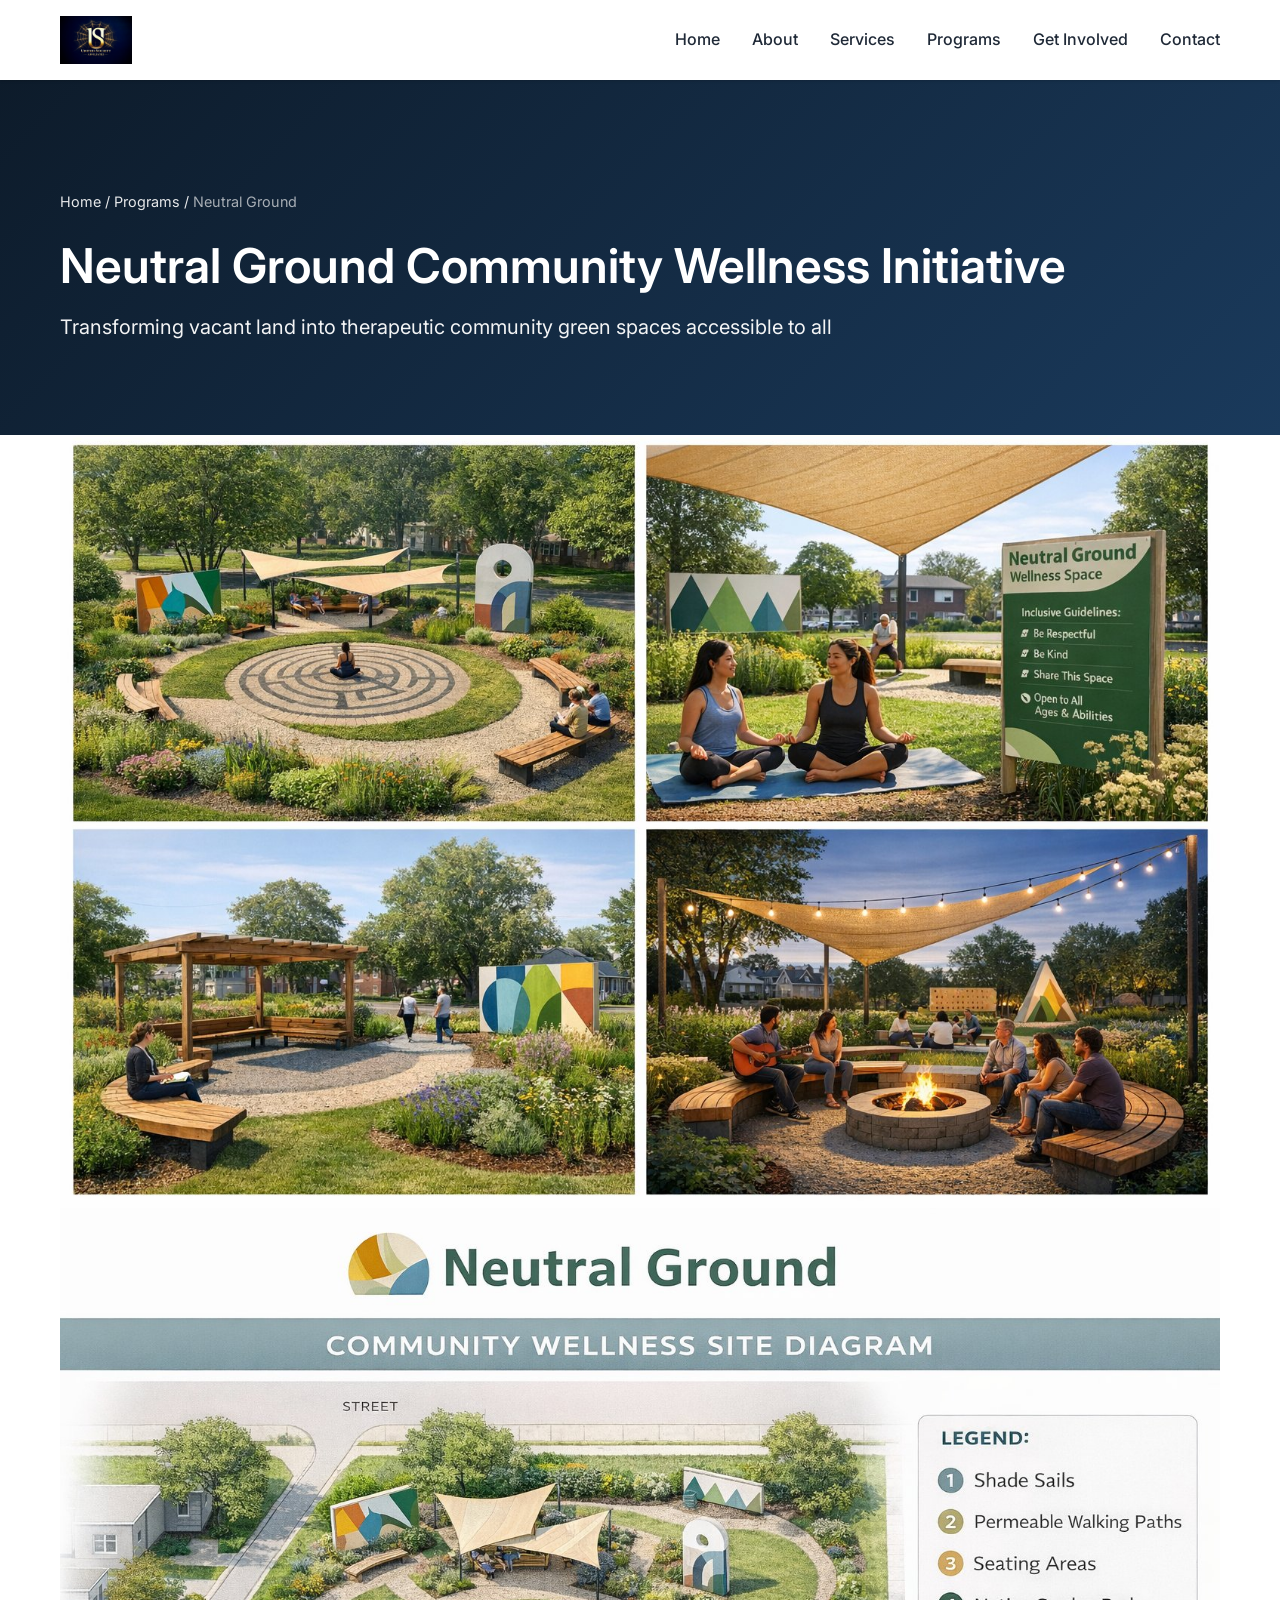
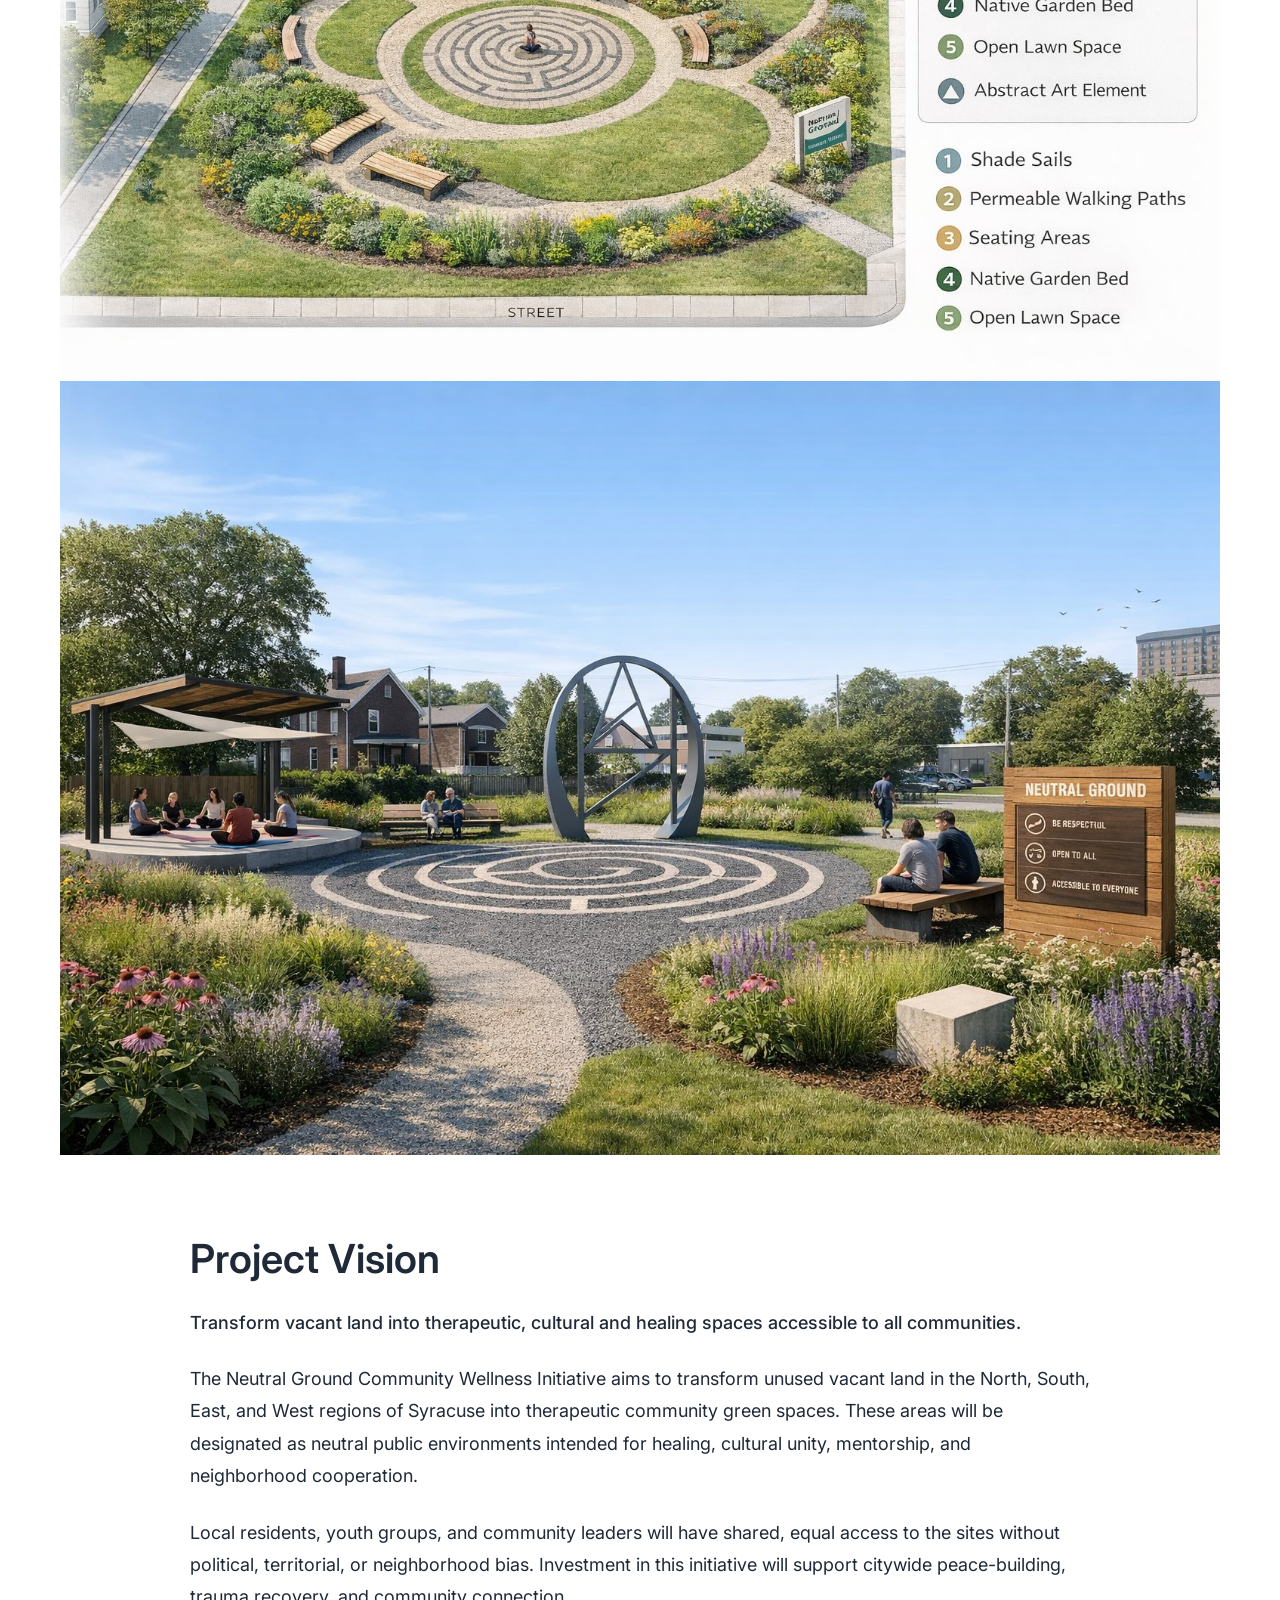
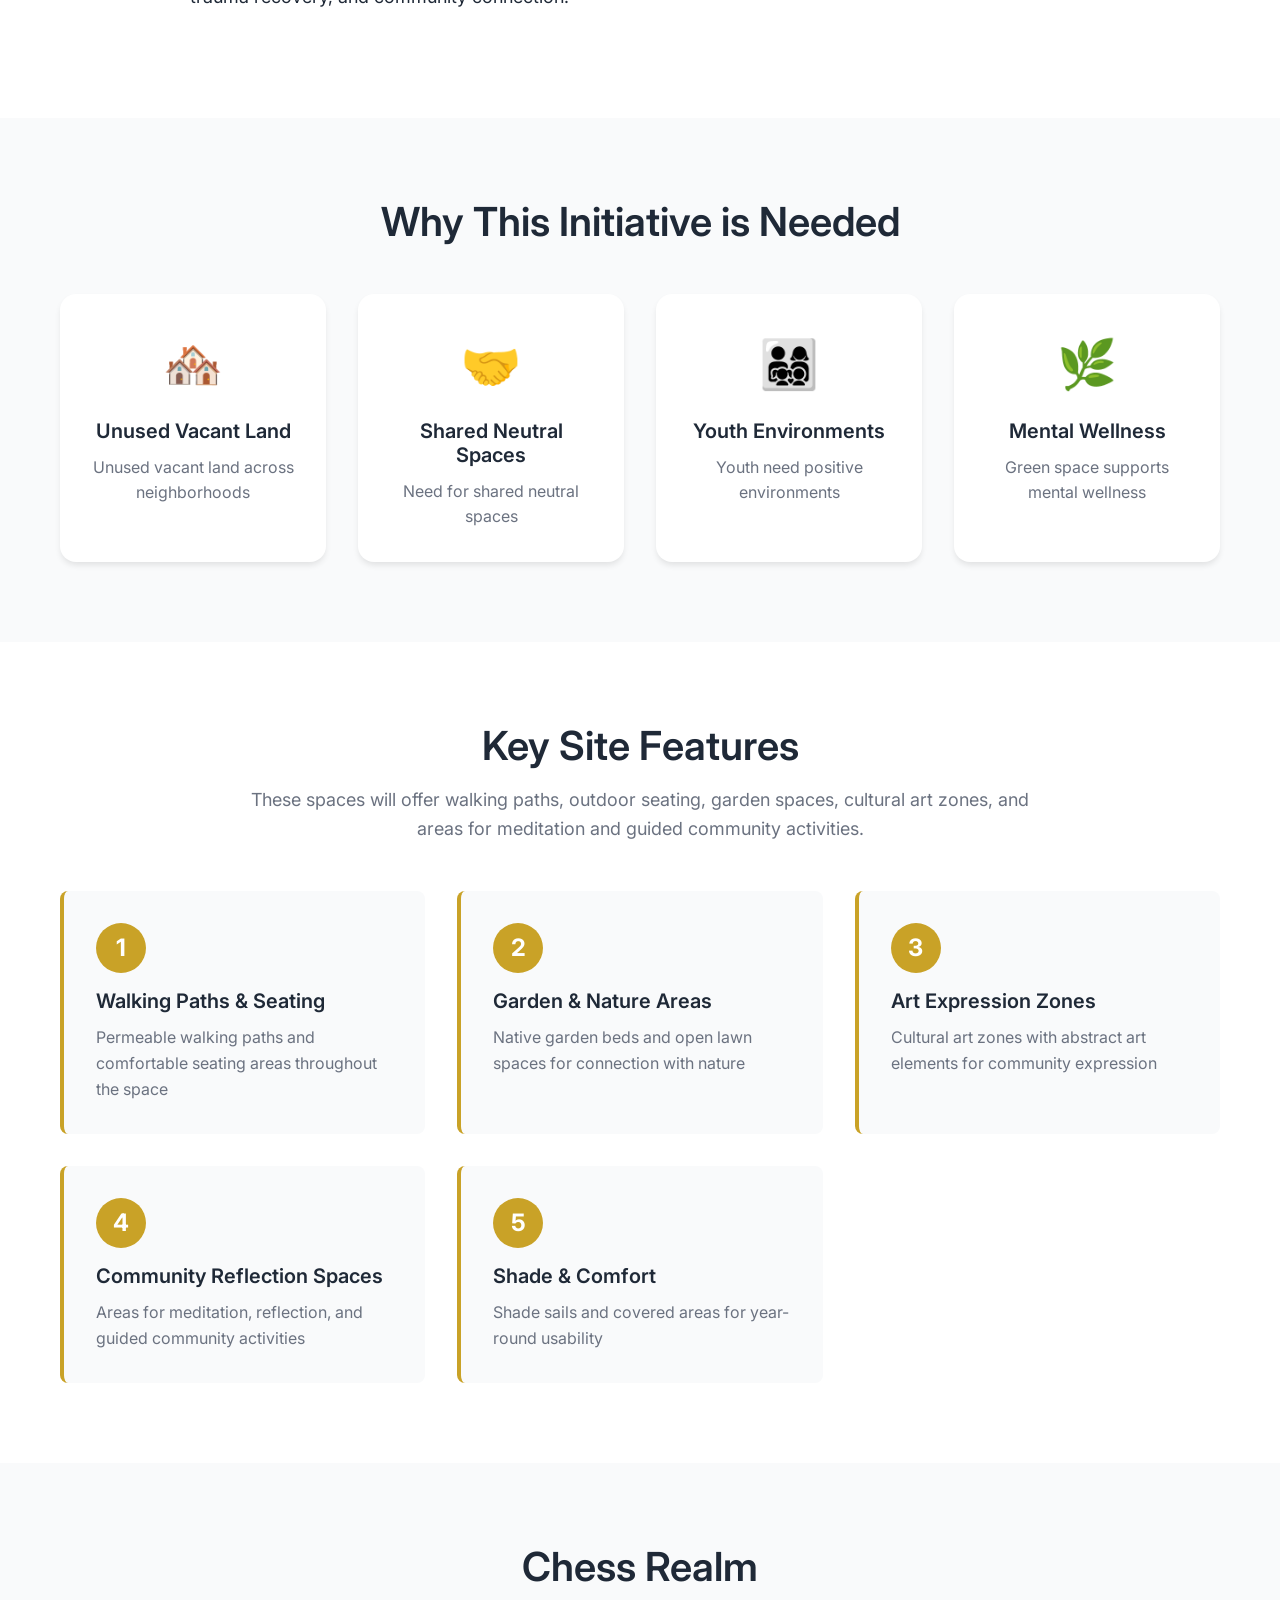
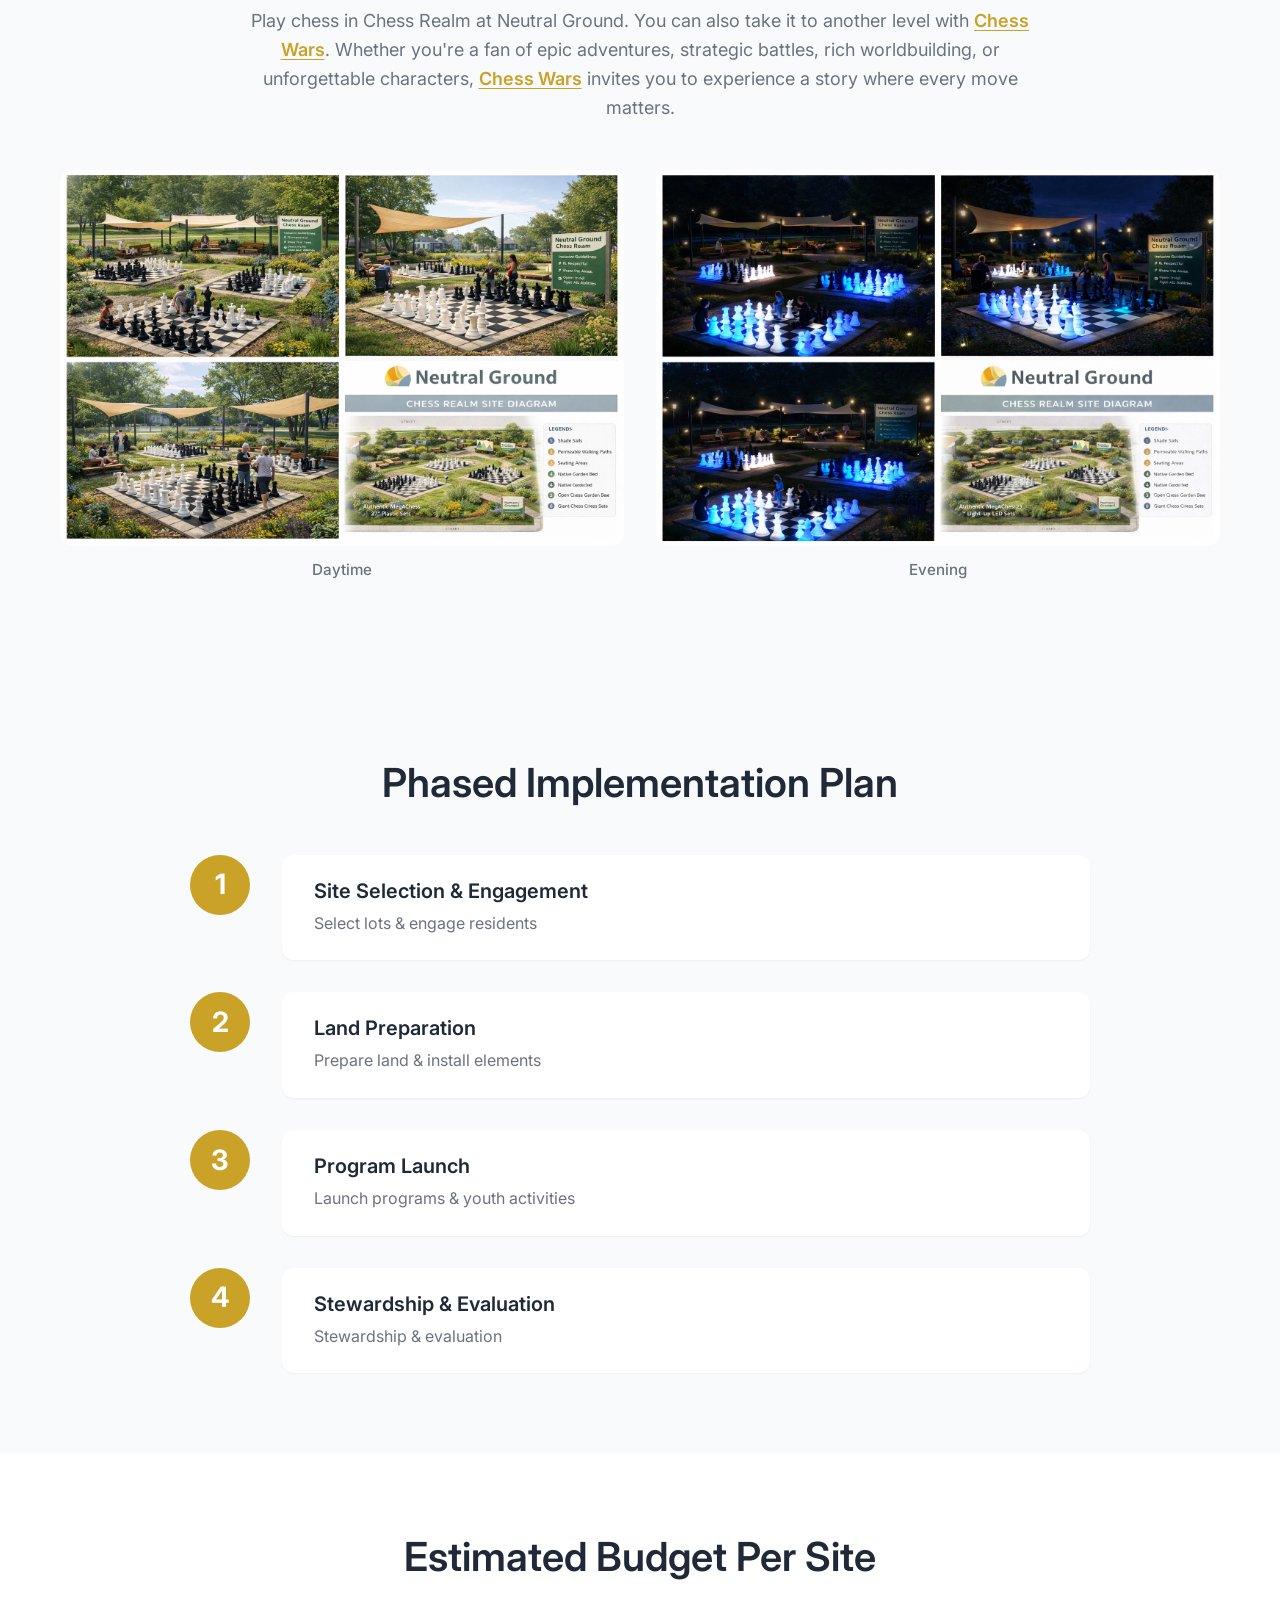
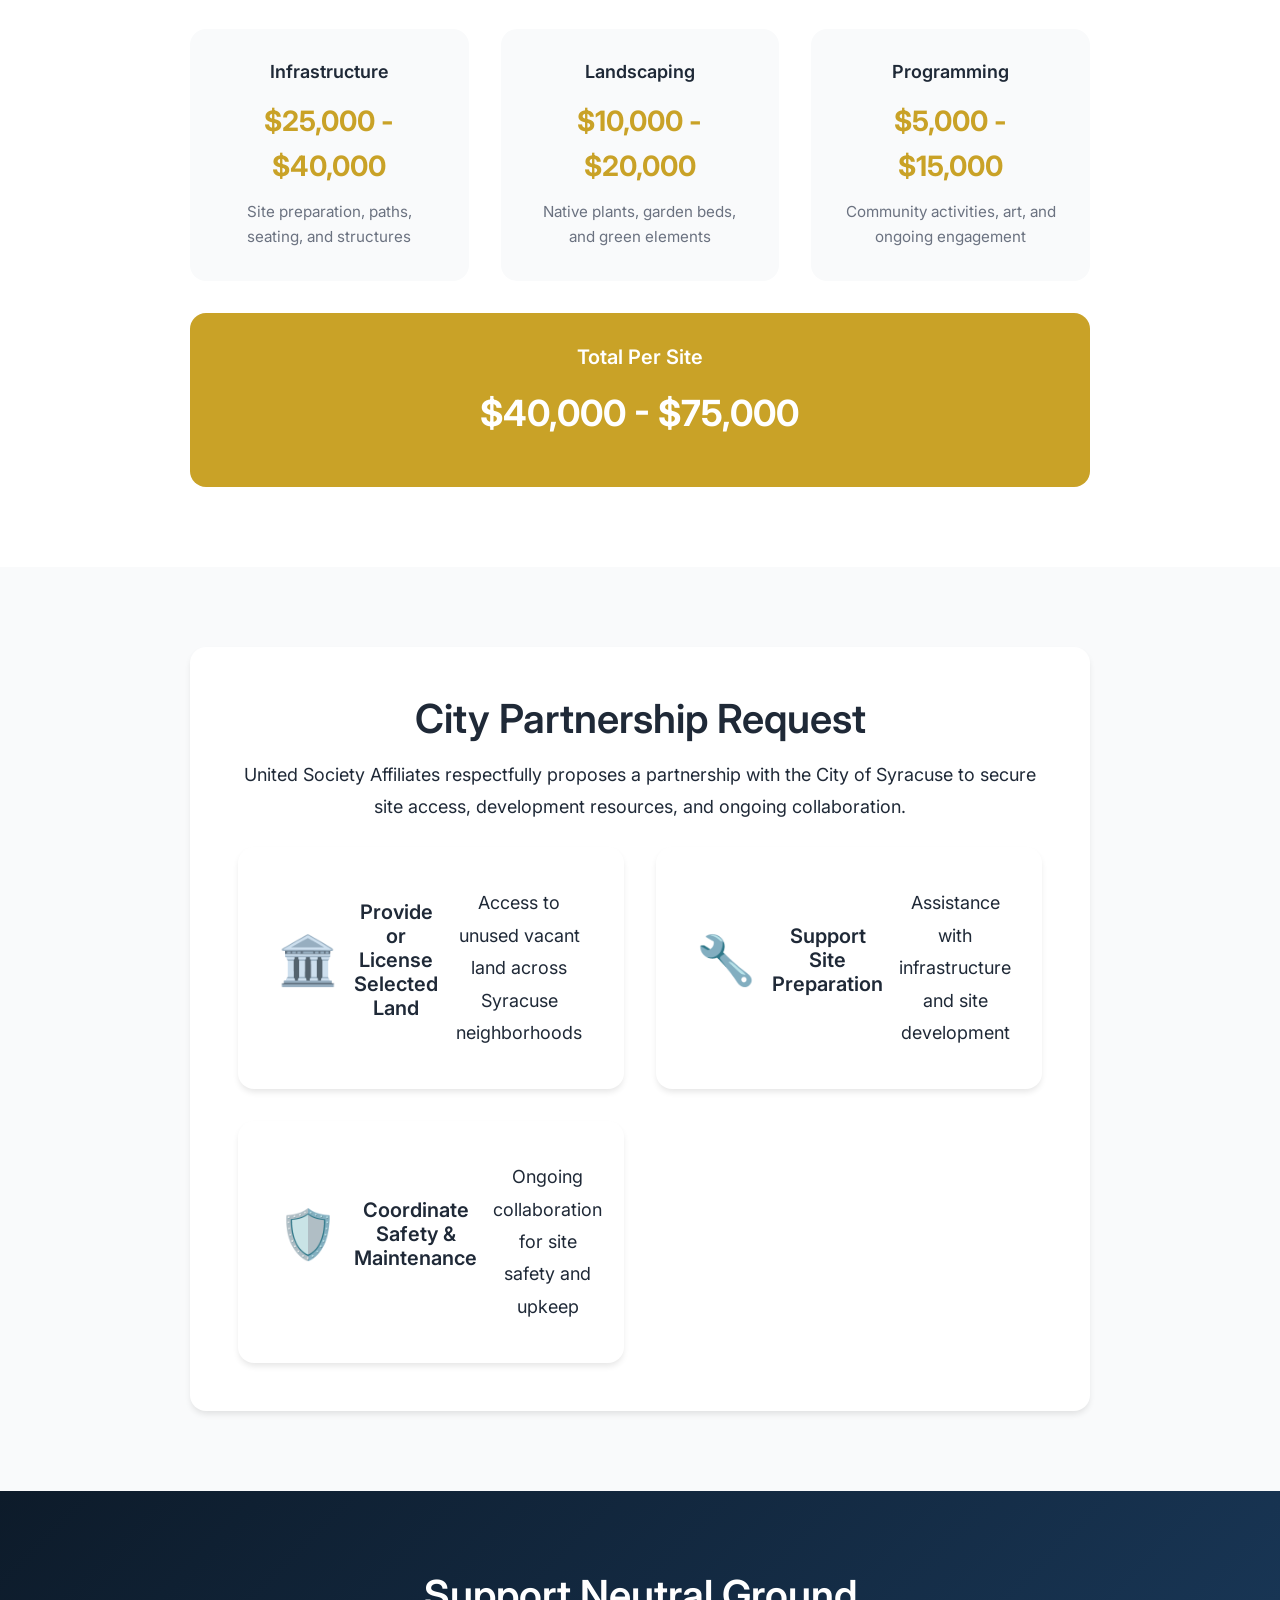
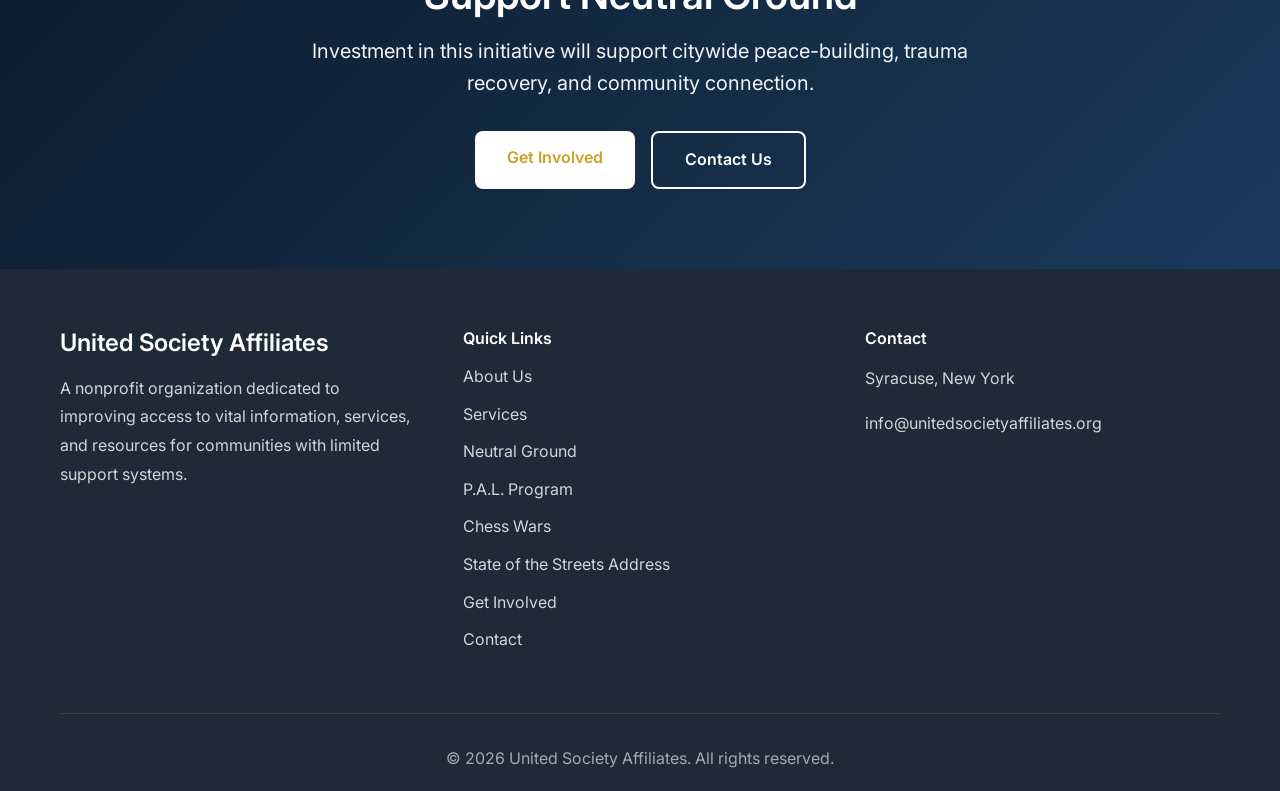
<file: neutral-ground.html>
<!DOCTYPE html>
<html lang="en">
<head>
    <meta charset="UTF-8">
    <meta name="viewport" content="width=device-width, initial-scale=1.0">
    <meta name="description" content="Neutral Ground Community Wellness Initiative - Transforming vacant land into therapeutic community green spaces across Syracuse neighborhoods.">
    <title>Neutral Ground | United Society Affiliates</title>
    <link rel="icon" href="/favicon.ico" sizes="any">
    <link rel="icon" type="image/png" sizes="16x16" href="/images/favicon-16x16.png">
    <link rel="icon" type="image/png" sizes="32x32" href="/images/favicon-32x32.png">
    <link rel="icon" type="image/png" sizes="48x48" href="/images/favicon-48x48.png">
    <link rel="apple-touch-icon" sizes="180x180" href="/images/apple-touch-icon.png">
    <link rel="icon" type="image/png" sizes="192x192" href="/images/android-chrome-192x192.png">
    <link rel="icon" type="image/png" sizes="512x512" href="/images/android-chrome-512x512.png">
    <link rel="stylesheet" href="styles.css">
    <link rel="preconnect" href="https://fonts.googleapis.com">
    <link rel="preconnect" href="https://fonts.gstatic.com" crossorigin>
    <link href="https://fonts.googleapis.com/css2?family=Inter:wght@300;400;500;600;700&display=swap" rel="stylesheet">

    <!-- Google tag (gtag.js) -->
    <script async src="https://www.googletagmanager.com/gtag/js?id=G-X8EXG07JSP"></script>
    <script>
      window.dataLayer = window.dataLayer || [];
      function gtag(){dataLayer.push(arguments);}
      gtag('js', new Date());
      gtag('config', 'G-X8EXG07JSP');
    </script>
</head>
<body>
    <!-- Navigation -->
    <nav class="navbar">
        <div class="container">
            <div class="nav-wrapper">
                <div class="logo">
                    <a href="index.html">
                        <img src="images/united-society-affiliates-logo.png" alt="United Society Affiliates" class="logo-img">
                    </a>
                </div>
                <button class="mobile-menu-toggle" aria-label="Toggle menu">
                    <span></span>
                    <span></span>
                    <span></span>
                </button>
                <ul class="nav-menu">
                    <li><a href="index.html#home">Home</a></li>
                    <li><a href="index.html#about">About</a></li>
                    <li><a href="index.html#services">Services</a></li>
                    <li class="dropdown">
                        <a href="#" class="dropdown-toggle">Programs</a>
                        <ul class="dropdown-menu">
                            <li><a href="neutral-ground.html">Neutral Ground</a></li>
                            <li><a href="pal-program.html">P.A.L. Program</a></li>
                            <li class="dropdown-subitem"><a href="pal-program.html#chess-wars">Chess Wars Series</a></li>
                            <li><a href="big-cuzin.html">Big Cuzin'</a></li>
                            <li><a href="state-of-the-streets-address.html">State of the Streets Address</a></li>
                        </ul>
                    </li>
                    <li><a href="index.html#get-involved">Get Involved</a></li>
                    <li><a href="index.html#contact">Contact</a></li>
                </ul>
            </div>
        </div>
    </nav>

    <!-- Project Hero -->
    <section class="project-hero">
        <div class="container">
            <div class="breadcrumb">
                <a href="index.html">Home</a> / <a href="#">Programs</a> / <span>Neutral Ground</span>
            </div>
            <h1>Neutral Ground Community Wellness Initiative</h1>
            <p class="hero-subtitle">Transforming vacant land into therapeutic community green spaces accessible to all</p>
        </div>
    </section>

    <!-- Vision Gallery -->
    <section class="vision-gallery">
        <div class="container">
            <div class="gallery-grid">
                <img src="images/neutral-ground-concept-1.png" alt="Neutral Ground wellness space concept renderings" class="gallery-main">
                <img src="images/neutral-ground-diagram.png" alt="Neutral Ground site diagram showing features" class="gallery-secondary">
                <img src="images/neutral-ground-concept-2.png" alt="Neutral Ground community gathering space" class="gallery-secondary">
            </div>
        </div>
    </section>

    <!-- Project Overview -->
    <section class="project-overview">
        <div class="container">
            <div class="overview-content">
                <h2>Project Vision</h2>
                <p class="lead-text">Transform vacant land into therapeutic, cultural and healing spaces accessible to all communities.</p>
                <p>The Neutral Ground Community Wellness Initiative aims to transform unused vacant land in the North, South, East, and West regions of Syracuse into therapeutic community green spaces. These areas will be designated as neutral public environments intended for healing, cultural unity, mentorship, and neighborhood cooperation.</p>
                <p>Local residents, youth groups, and community leaders will have shared, equal access to the sites without political, territorial, or neighborhood bias. Investment in this initiative will support citywide peace-building, trauma recovery, and community connection.</p>
            </div>
        </div>
    </section>

    <!-- Why This Initiative -->
    <section class="why-section">
        <div class="container">
            <h2>Why This Initiative is Needed</h2>
            <div class="why-grid">
                <div class="why-card">
                    <div class="why-icon">🏘️</div>
                    <h3>Unused Vacant Land</h3>
                    <p>Unused vacant land across neighborhoods</p>
                </div>
                <div class="why-card">
                    <div class="why-icon">🤝</div>
                    <h3>Shared Neutral Spaces</h3>
                    <p>Need for shared neutral spaces</p>
                </div>
                <div class="why-card">
                    <div class="why-icon">👨‍👩‍👧‍👦</div>
                    <h3>Youth Environments</h3>
                    <p>Youth need positive environments</p>
                </div>
                <div class="why-card">
                    <div class="why-icon">🌿</div>
                    <h3>Mental Wellness</h3>
                    <p>Green space supports mental wellness</p>
                </div>
            </div>
        </div>
    </section>

    <!-- Key Features -->
    <section class="features-section">
        <div class="container">
            <h2>Key Site Features</h2>
            <p class="section-intro">These spaces will offer walking paths, outdoor seating, garden spaces, cultural art zones, and areas for meditation and guided community activities.</p>
            <div class="features-grid">
                <div class="feature-item">
                    <div class="feature-number">1</div>
                    <h3>Walking Paths & Seating</h3>
                    <p>Permeable walking paths and comfortable seating areas throughout the space</p>
                </div>
                <div class="feature-item">
                    <div class="feature-number">2</div>
                    <h3>Garden & Nature Areas</h3>
                    <p>Native garden beds and open lawn spaces for connection with nature</p>
                </div>
                <div class="feature-item">
                    <div class="feature-number">3</div>
                    <h3>Art Expression Zones</h3>
                    <p>Cultural art zones with abstract art elements for community expression</p>
                </div>
                <div class="feature-item">
                    <div class="feature-number">4</div>
                    <h3>Community Reflection Spaces</h3>
                    <p>Areas for meditation, reflection, and guided community activities</p>
                </div>
                <div class="feature-item">
                    <div class="feature-number">5</div>
                    <h3>Shade & Comfort</h3>
                    <p>Shade sails and covered areas for year-round usability</p>
                </div>
            </div>
        </div>
    </section>

    <!-- Chess Realm -->
    <section class="chess-realm-section">
        <div class="container">
            <h2>Chess Realm</h2>
            <p class="section-intro">Play chess in Chess Realm at Neutral Ground. You can also take it to another level with <a href="chess-wars.html">Chess Wars</a>. Whether you're a fan of epic adventures, strategic battles, rich worldbuilding, or unforgettable characters, <a href="chess-wars.html">Chess Wars</a> invites you to experience a story where every move matters.</p>
            <div class="chess-realm-gallery">
                <div class="chess-realm-image-wrap">
                    <img src="images/neutral-ground-chess-daytime.png" alt="Chess Realm at Neutral Ground — daytime view">
                    <p class="chess-realm-caption">Daytime</p>
                </div>
                <div class="chess-realm-image-wrap">
                    <img src="images/neutral-ground-chess-evening.png" alt="Chess Realm at Neutral Ground — evening view">
                    <p class="chess-realm-caption">Evening</p>
                </div>
            </div>
        </div>
    </section>

    <!-- Implementation Plan -->
    <section class="implementation-section">
        <div class="container">
            <h2>Phased Implementation Plan</h2>
            <div class="phases-timeline">
                <div class="phase">
                    <div class="phase-marker">1</div>
                    <div class="phase-content">
                        <h3>Site Selection & Engagement</h3>
                        <p>Select lots & engage residents</p>
                    </div>
                </div>
                <div class="phase">
                    <div class="phase-marker">2</div>
                    <div class="phase-content">
                        <h3>Land Preparation</h3>
                        <p>Prepare land & install elements</p>
                    </div>
                </div>
                <div class="phase">
                    <div class="phase-marker">3</div>
                    <div class="phase-content">
                        <h3>Program Launch</h3>
                        <p>Launch programs & youth activities</p>
                    </div>
                </div>
                <div class="phase">
                    <div class="phase-marker">4</div>
                    <div class="phase-content">
                        <h3>Stewardship & Evaluation</h3>
                        <p>Stewardship & evaluation</p>
                    </div>
                </div>
            </div>
        </div>
    </section>

    <!-- Budget Overview -->
    <section class="budget-section">
        <div class="container">
            <h2>Estimated Budget Per Site</h2>
            <div class="budget-breakdown">
                <div class="budget-item">
                    <h3>Infrastructure</h3>
                    <p class="budget-amount">$25,000 - $40,000</p>
                    <p class="budget-desc">Site preparation, paths, seating, and structures</p>
                </div>
                <div class="budget-item">
                    <h3>Landscaping</h3>
                    <p class="budget-amount">$10,000 - $20,000</p>
                    <p class="budget-desc">Native plants, garden beds, and green elements</p>
                </div>
                <div class="budget-item">
                    <h3>Programming</h3>
                    <p class="budget-amount">$5,000 - $15,000</p>
                    <p class="budget-desc">Community activities, art, and ongoing engagement</p>
                </div>
                <div class="budget-total">
                    <h3>Total Per Site</h3>
                    <p class="budget-amount">$40,000 - $75,000</p>
                </div>
            </div>
        </div>
    </section>

    <!-- Partnership Request -->
    <section class="partnership-section">
        <div class="container">
            <div class="partnership-content">
                <h2>City Partnership Request</h2>
                <p class="partnership-intro">United Society Affiliates respectfully proposes a partnership with the City of Syracuse to secure site access, development resources, and ongoing collaboration.</p>
                <div class="partnership-grid">
                    <div class="partnership-item">
                        <div class="partnership-icon">🏛️</div>
                        <h3>Provide or License Selected Land</h3>
                        <p>Access to unused vacant land across Syracuse neighborhoods</p>
                    </div>
                    <div class="partnership-item">
                        <div class="partnership-icon">🔧</div>
                        <h3>Support Site Preparation</h3>
                        <p>Assistance with infrastructure and site development</p>
                    </div>
                    <div class="partnership-item">
                        <div class="partnership-icon">🛡️</div>
                        <h3>Coordinate Safety & Maintenance</h3>
                        <p>Ongoing collaboration for site safety and upkeep</p>
                    </div>
                </div>
            </div>
        </div>
    </section>

    <!-- Call to Action -->
    <section class="project-cta">
        <div class="container">
            <h2>Support Neutral Ground</h2>
            <p>Investment in this initiative will support citywide peace-building, trauma recovery, and community connection.</p>
            <div class="cta-buttons">
                <a href="index.html#get-involved" class="btn btn-primary">Get Involved</a>
                <a href="index.html#contact" class="btn btn-secondary">Contact Us</a>
            </div>
        </div>
    </section>

    <!-- Footer -->
    <footer class="footer">
        <div class="container">
            <div class="footer-content">
                <div class="footer-section">
                    <h3>United Society Affiliates</h3>
                    <p>A nonprofit organization dedicated to improving access to vital information, services, and resources for communities with limited support systems.</p>
                </div>
                <div class="footer-section">
                    <h4>Quick Links</h4>
                    <ul>
                        <li><a href="index.html#about">About Us</a></li>
                        <li><a href="index.html#services">Services</a></li>
                        <li><a href="neutral-ground.html">Neutral Ground</a></li>
                        <li><a href="pal-program.html">P.A.L. Program</a></li>
                        <li><a href="chess-wars.html">Chess Wars</a></li>
                        <li><a href="state-of-the-streets-address.html">State of the Streets Address</a></li>
                        <li><a href="index.html#get-involved">Get Involved</a></li>
                        <li><a href="index.html#contact">Contact</a></li>
                    </ul>
                </div>
                <div class="footer-section">
                    <h4>Contact</h4>
                    <p>Syracuse, New York</p>
                    <p>info@unitedsocietyaffiliates.org</p>
                </div>
            </div>
            <div class="footer-bottom">
                <p>&copy; 2026 United Society Affiliates. All rights reserved.</p>
            </div>
        </div>
    </footer>

    <script src="script.js"></script>
</body>
</html>
</file>
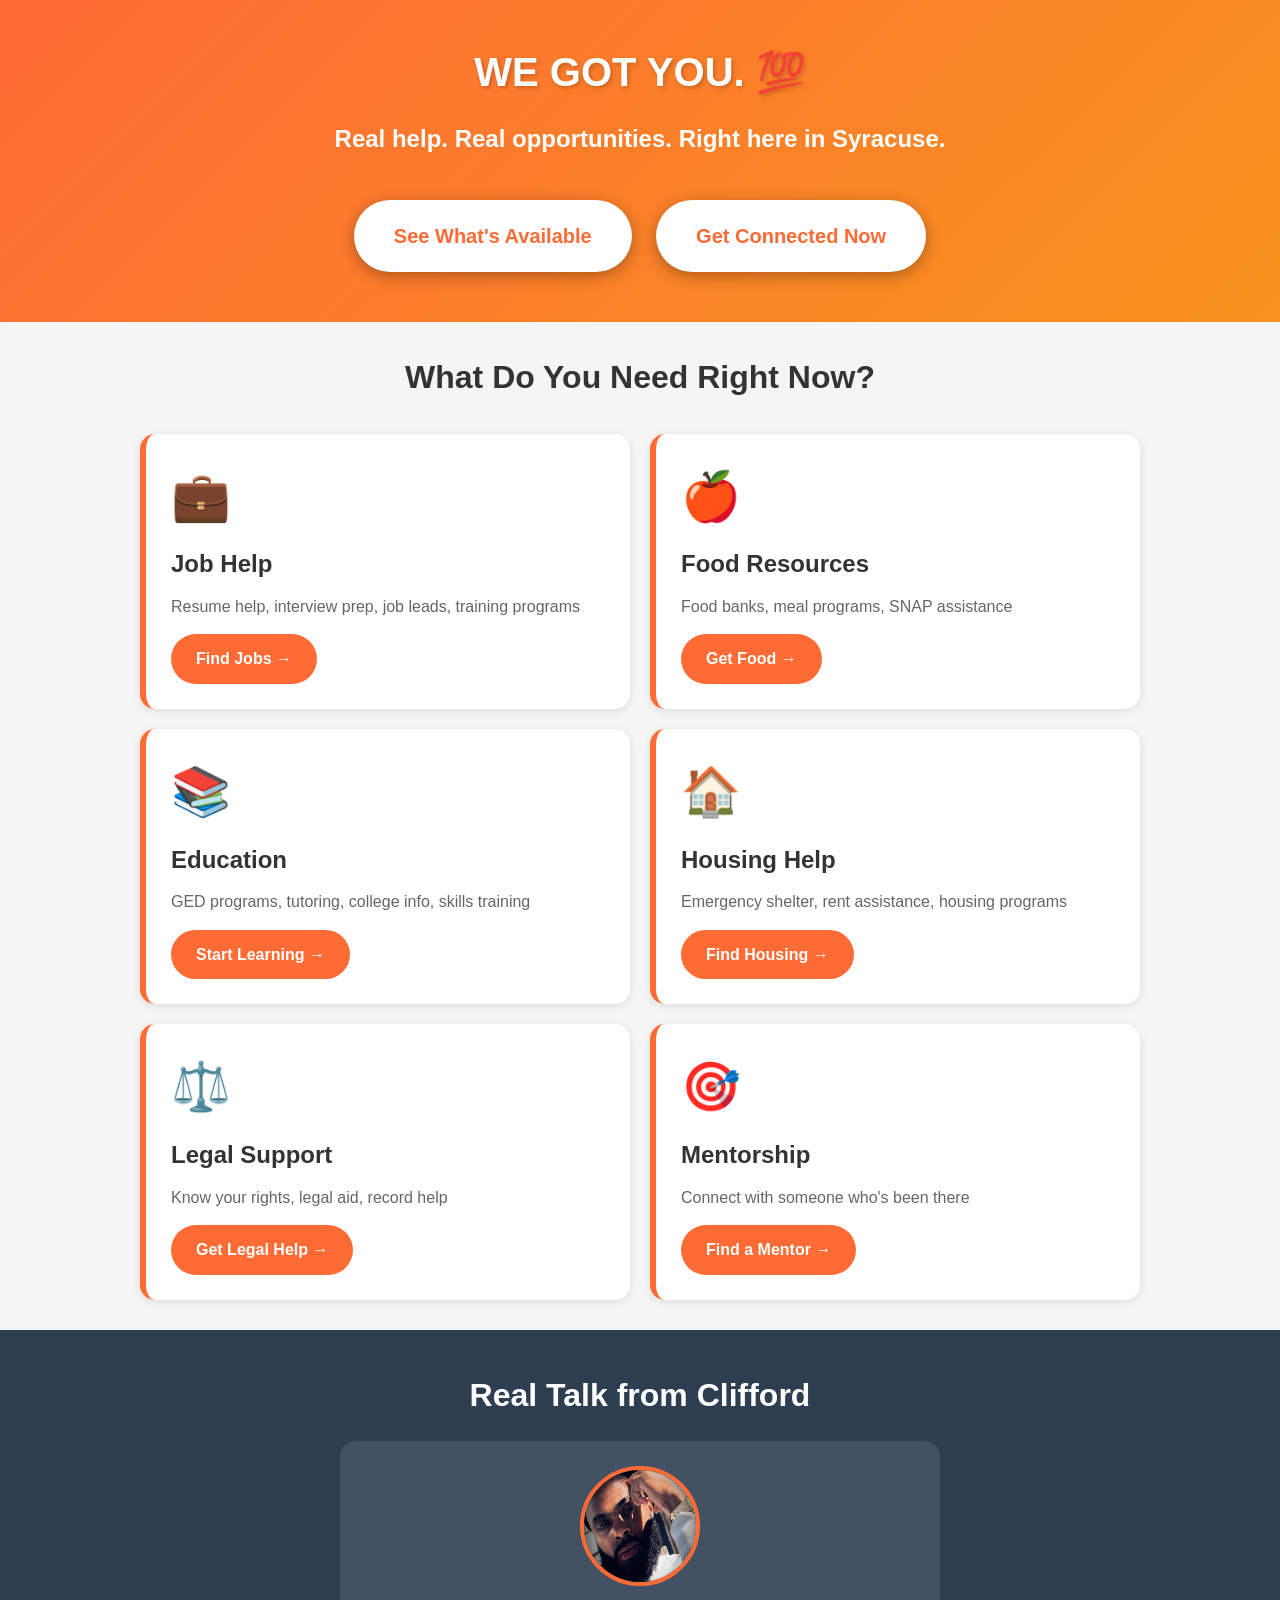
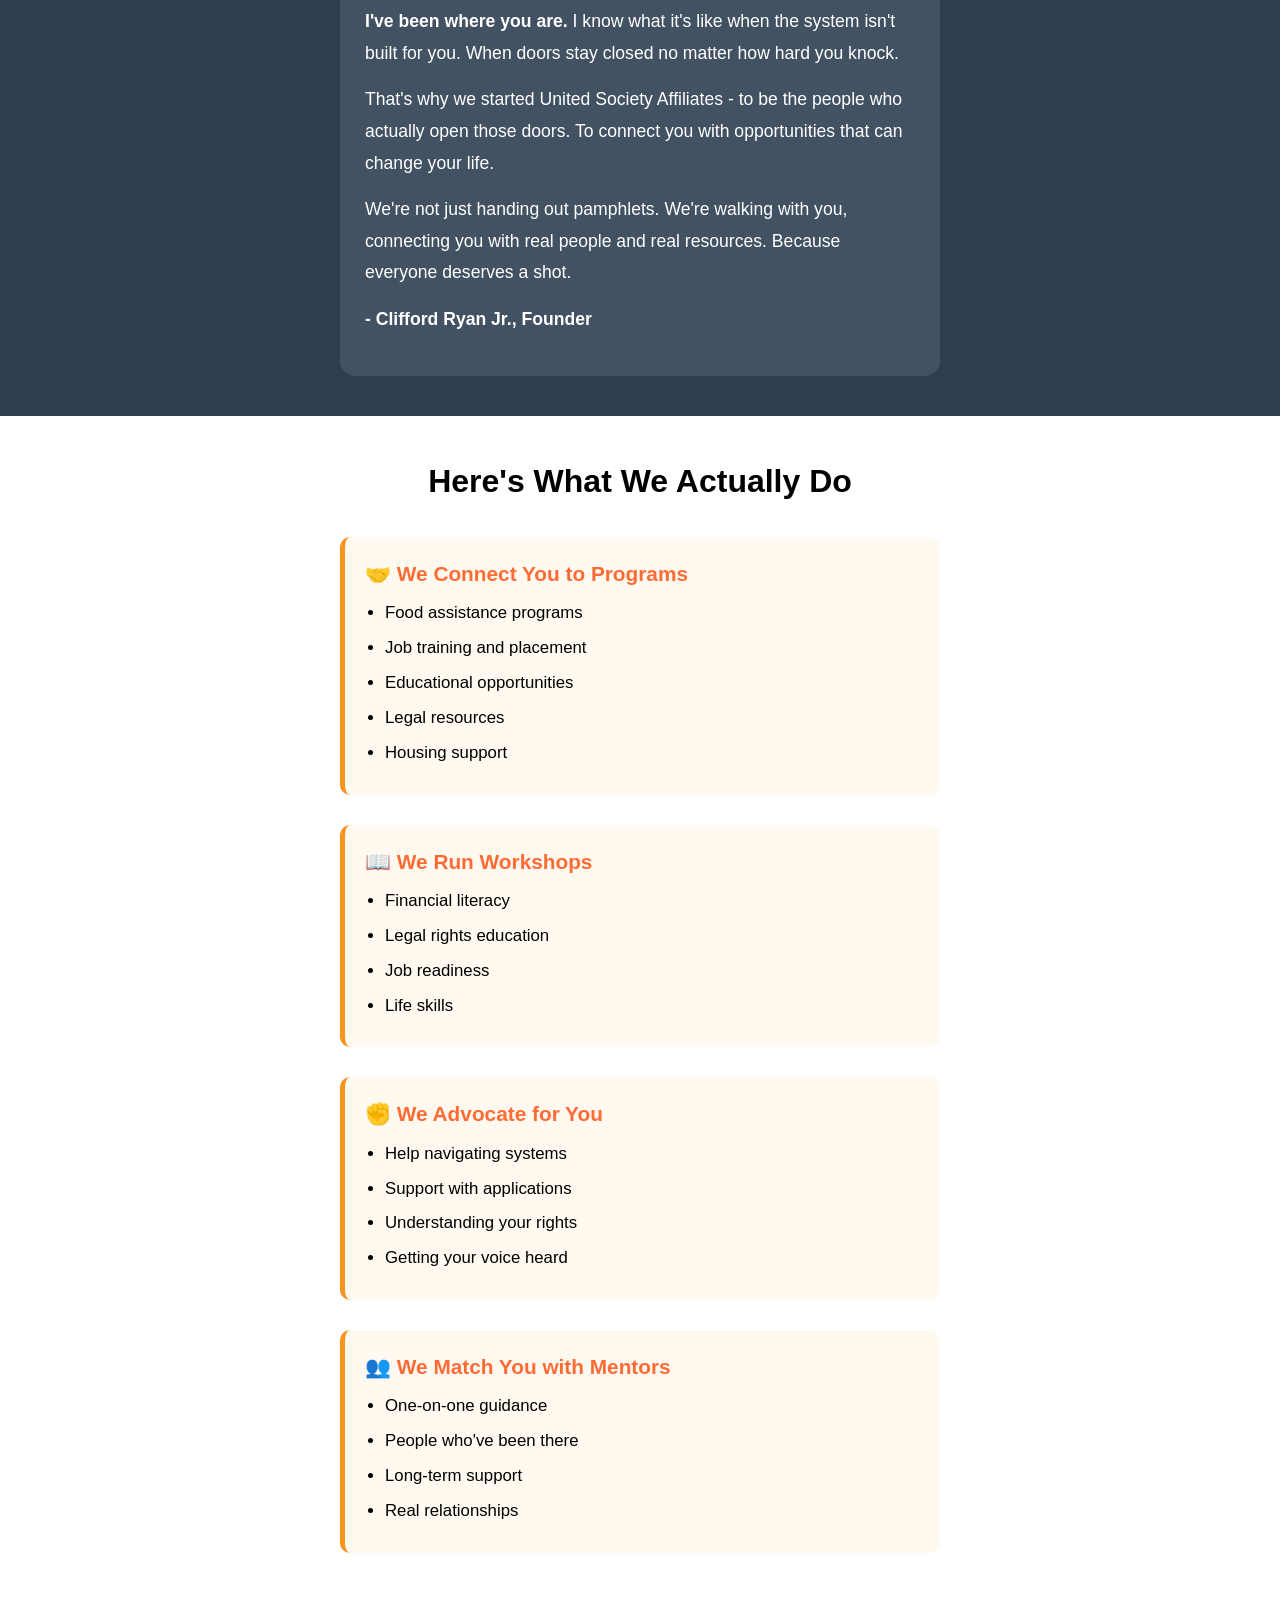
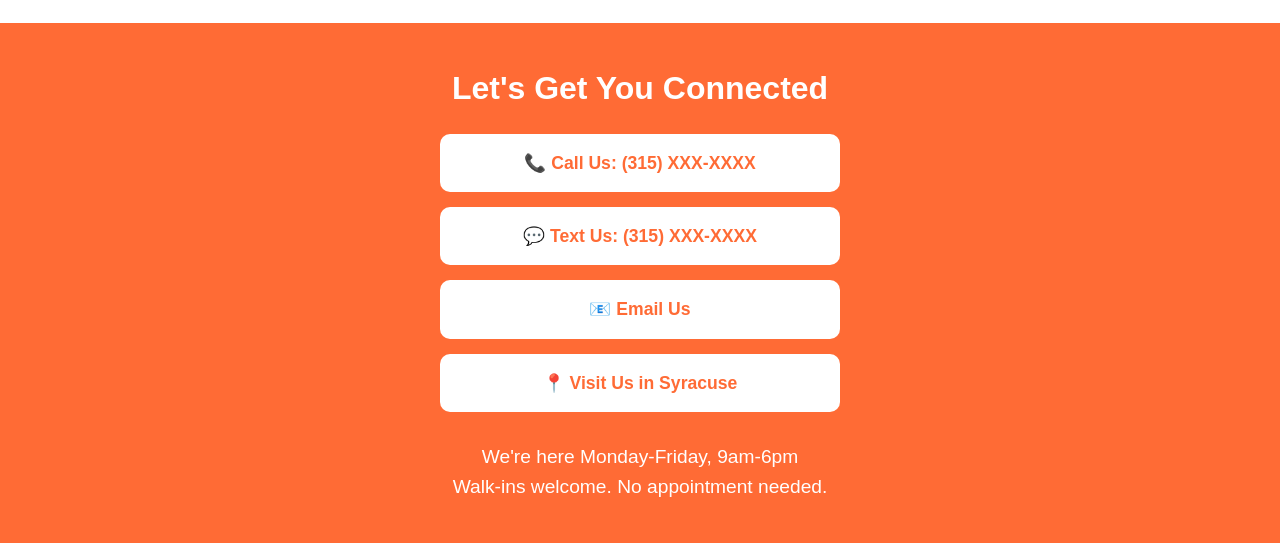
<file: option-1-community.html>
<!DOCTYPE html>
<html lang="en">
<head>
    <meta charset="UTF-8">
    <meta name="viewport" content="width=device-width, initial-scale=1.0">
    <title>United Society Affiliates - We Got You</title>
    <style>
        * {
            margin: 0;
            padding: 0;
            box-sizing: border-box;
        }

        body {
            font-family: -apple-system, BlinkMacSystemFont, 'Segoe UI', Roboto, sans-serif;
            line-height: 1.6;
            background: #fff;
        }

        /* Hero - Bold, Direct, Visual */
        .hero {
            background: linear-gradient(135deg, #FF6B35 0%, #F7931E 100%);
            color: white;
            padding: 40px 20px;
            text-align: center;
        }

        .hero h1 {
            font-size: 2.5rem;
            font-weight: 900;
            margin-bottom: 1rem;
            text-shadow: 2px 2px 4px rgba(0,0,0,0.2);
        }

        .hero .tagline {
            font-size: 1.5rem;
            font-weight: 600;
            margin-bottom: 2rem;
        }

        .cta-big {
            background: white;
            color: #FF6B35;
            padding: 20px 40px;
            font-size: 1.25rem;
            font-weight: 700;
            border: none;
            border-radius: 50px;
            text-decoration: none;
            display: inline-block;
            box-shadow: 0 4px 15px rgba(0,0,0,0.3);
            margin: 10px;
        }

        /* Quick Access Cards - Big, Touchable */
        .quick-access {
            padding: 30px 20px;
            background: #f5f5f5;
        }

        .quick-access h2 {
            text-align: center;
            font-size: 2rem;
            margin-bottom: 30px;
            color: #333;
        }

        .services-grid {
            display: grid;
            grid-template-columns: 1fr;
            gap: 20px;
            max-width: 500px;
            margin: 0 auto;
        }

        .service-card {
            background: white;
            padding: 25px;
            border-radius: 15px;
            box-shadow: 0 2px 10px rgba(0,0,0,0.1);
            border-left: 6px solid #FF6B35;
        }

        .service-card .icon {
            font-size: 3rem;
            margin-bottom: 10px;
        }

        .service-card h3 {
            font-size: 1.5rem;
            margin-bottom: 10px;
            color: #333;
        }

        .service-card p {
            color: #666;
            margin-bottom: 15px;
        }

        .service-card .action-btn {
            background: #FF6B35;
            color: white;
            padding: 12px 25px;
            border: none;
            border-radius: 25px;
            font-weight: 600;
            text-decoration: none;
            display: inline-block;
        }

        /* Real Talk Section - Cliff's Story */
        .real-talk {
            padding: 40px 20px;
            background: #2C3E50;
            color: white;
        }

        .real-talk h2 {
            font-size: 2rem;
            margin-bottom: 20px;
            text-align: center;
        }

        .founder-box {
            max-width: 600px;
            margin: 0 auto;
            background: rgba(255,255,255,0.1);
            padding: 25px;
            border-radius: 15px;
        }

        .founder-box img {
            width: 120px;
            height: 120px;
            border-radius: 50%;
            border: 4px solid #FF6B35;
            margin: 0 auto 20px;
            display: block;
        }

        .founder-box p {
            font-size: 1.1rem;
            line-height: 1.8;
            margin-bottom: 15px;
        }

        /* What We Actually Do */
        .what-we-do {
            padding: 40px 20px;
            background: white;
        }

        .what-we-do h2 {
            font-size: 2rem;
            text-align: center;
            margin-bottom: 30px;
        }

        .offering {
            max-width: 600px;
            margin: 0 auto 30px;
            background: #FFF9F0;
            padding: 20px;
            border-radius: 10px;
            border-left: 5px solid #F7931E;
        }

        .offering h3 {
            font-size: 1.3rem;
            color: #FF6B35;
            margin-bottom: 10px;
        }

        .offering ul {
            margin-left: 20px;
        }

        .offering li {
            margin-bottom: 8px;
            font-size: 1.05rem;
        }

        /* Contact - Simple and Direct */
        .contact {
            background: #FF6B35;
            color: white;
            padding: 40px 20px;
            text-align: center;
        }

        .contact h2 {
            font-size: 2rem;
            margin-bottom: 20px;
        }

        .contact-options {
            max-width: 400px;
            margin: 0 auto;
        }

        .contact-btn {
            background: white;
            color: #FF6B35;
            padding: 15px 30px;
            font-size: 1.1rem;
            font-weight: 600;
            border-radius: 10px;
            text-decoration: none;
            display: block;
            margin: 15px 0;
        }

        @media (min-width: 600px) {
            .services-grid {
                grid-template-columns: repeat(2, 1fr);
                max-width: 1000px;
            }
        }
    </style>
</head>
<body>
    <div class="hero">
        <h1>WE GOT YOU. 💯</h1>
        <p class="tagline">Real help. Real opportunities. Right here in Syracuse.</p>
        <a href="#services" class="cta-big">See What's Available</a>
        <a href="#contact" class="cta-big">Get Connected Now</a>
    </div>

    <section id="services" class="quick-access">
        <h2>What Do You Need Right Now?</h2>
        <div class="services-grid">
            <div class="service-card">
                <div class="icon">💼</div>
                <h3>Job Help</h3>
                <p>Resume help, interview prep, job leads, training programs</p>
                <a href="#" class="action-btn">Find Jobs →</a>
            </div>

            <div class="service-card">
                <div class="icon">🍎</div>
                <h3>Food Resources</h3>
                <p>Food banks, meal programs, SNAP assistance</p>
                <a href="#" class="action-btn">Get Food →</a>
            </div>

            <div class="service-card">
                <div class="icon">📚</div>
                <h3>Education</h3>
                <p>GED programs, tutoring, college info, skills training</p>
                <a href="#" class="action-btn">Start Learning →</a>
            </div>

            <div class="service-card">
                <div class="icon">🏠</div>
                <h3>Housing Help</h3>
                <p>Emergency shelter, rent assistance, housing programs</p>
                <a href="#" class="action-btn">Find Housing →</a>
            </div>

            <div class="service-card">
                <div class="icon">⚖️</div>
                <h3>Legal Support</h3>
                <p>Know your rights, legal aid, record help</p>
                <a href="#" class="action-btn">Get Legal Help →</a>
            </div>

            <div class="service-card">
                <div class="icon">🎯</div>
                <h3>Mentorship</h3>
                <p>Connect with someone who's been there</p>
                <a href="#" class="action-btn">Find a Mentor →</a>
            </div>
        </div>
    </section>

    <section class="real-talk">
        <h2>Real Talk from Clifford</h2>
        <div class="founder-box">
            <img src="clifford-ryan-jr.png" alt="Clifford Ryan Jr.">
            <p><strong>I've been where you are.</strong> I know what it's like when the system isn't built for you. When doors stay closed no matter how hard you knock.</p>
            <p>That's why we started United Society Affiliates - to be the people who actually open those doors. To connect you with opportunities that can change your life.</p>
            <p>We're not just handing out pamphlets. We're walking with you, connecting you with real people and real resources. Because everyone deserves a shot.</p>
            <p><strong>- Clifford Ryan Jr., Founder</strong></p>
        </div>
    </section>

    <section class="what-we-do">
        <h2>Here's What We Actually Do</h2>
        
        <div class="offering">
            <h3>🤝 We Connect You to Programs</h3>
            <ul>
                <li>Food assistance programs</li>
                <li>Job training and placement</li>
                <li>Educational opportunities</li>
                <li>Legal resources</li>
                <li>Housing support</li>
            </ul>
        </div>

        <div class="offering">
            <h3>📖 We Run Workshops</h3>
            <ul>
                <li>Financial literacy</li>
                <li>Legal rights education</li>
                <li>Job readiness</li>
                <li>Life skills</li>
            </ul>
        </div>

        <div class="offering">
            <h3>✊ We Advocate for You</h3>
            <ul>
                <li>Help navigating systems</li>
                <li>Support with applications</li>
                <li>Understanding your rights</li>
                <li>Getting your voice heard</li>
            </ul>
        </div>

        <div class="offering">
            <h3>👥 We Match You with Mentors</h3>
            <ul>
                <li>One-on-one guidance</li>
                <li>People who've been there</li>
                <li>Long-term support</li>
                <li>Real relationships</li>
            </ul>
        </div>
    </section>

    <section id="contact" class="contact">
        <h2>Let's Get You Connected</h2>
        <div class="contact-options">
            <a href="tel:315-XXX-XXXX" class="contact-btn">📞 Call Us: (315) XXX-XXXX</a>
            <a href="sms:315-XXX-XXXX" class="contact-btn">💬 Text Us: (315) XXX-XXXX</a>
            <a href="mailto:info@unitedsocietyaffiliates.org" class="contact-btn">📧 Email Us</a>
            <a href="#" class="contact-btn">📍 Visit Us in Syracuse</a>
        </div>
        <p style="margin-top: 30px; font-size: 1.2rem;">We're here Monday-Friday, 9am-6pm<br>Walk-ins welcome. No appointment needed.</p>
    </section>
</body>
</html>
</file>
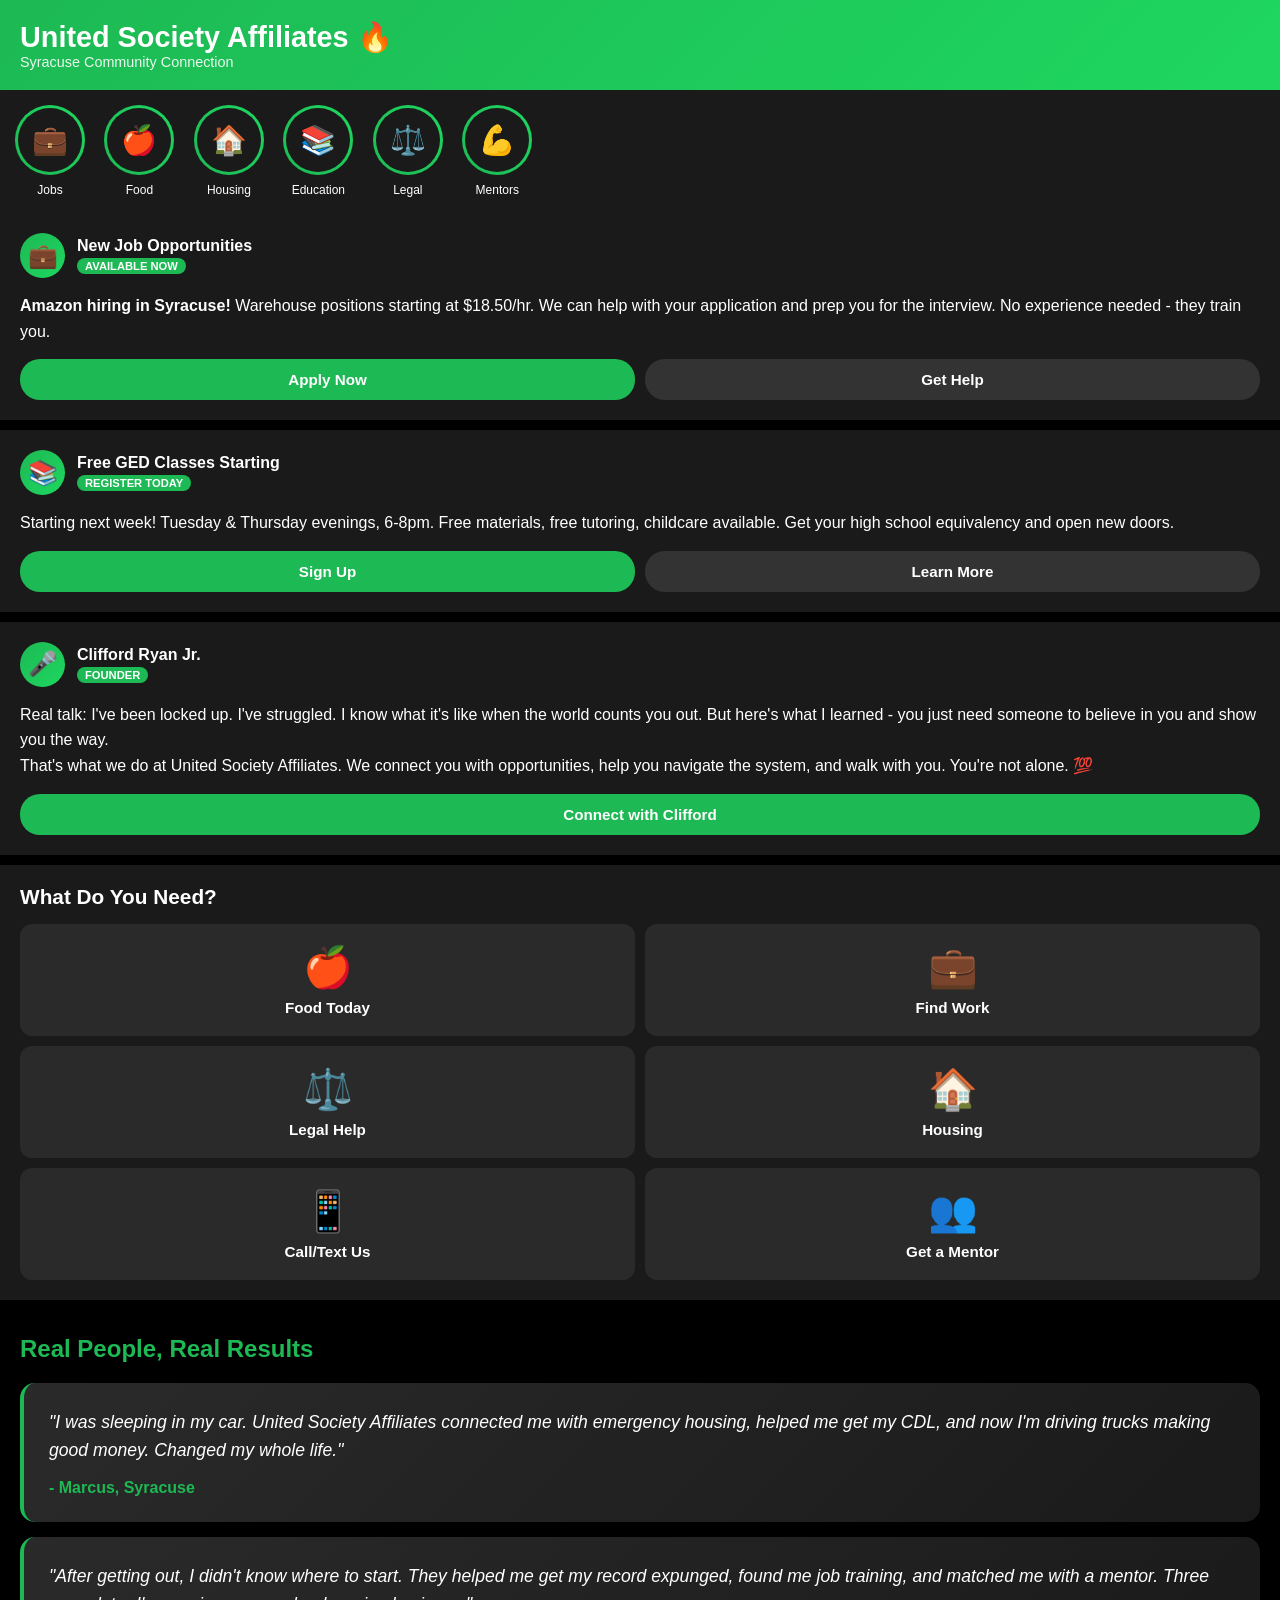
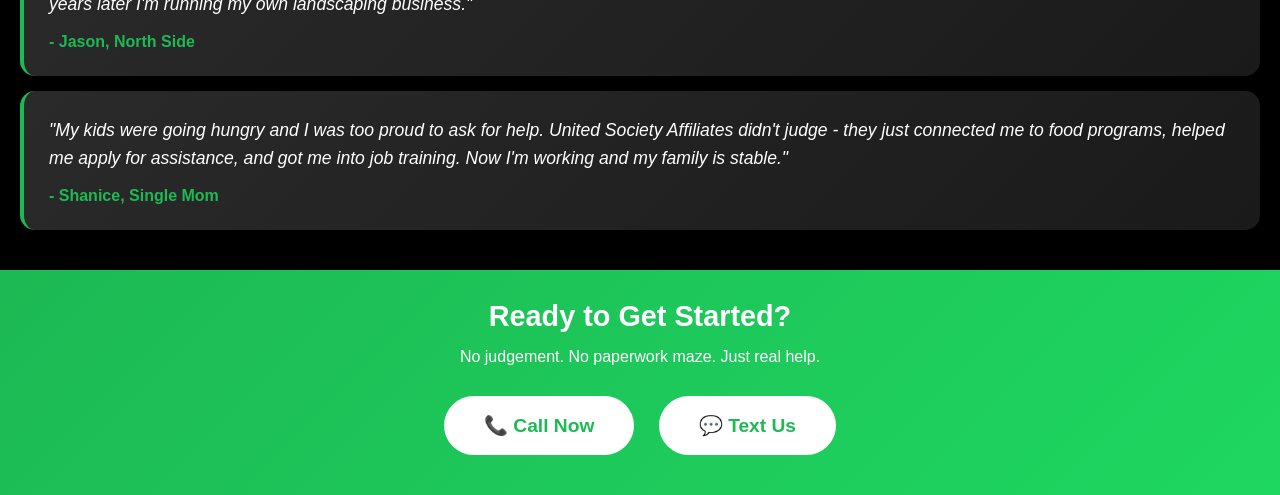
<file: option-2-social-feed.html>
<!DOCTYPE html>
<html lang="en">
<head>
    <meta charset="UTF-8">
    <meta name="viewport" content="width=device-width, initial-scale=1.0">
    <title>United Society Affiliates - Your Community Connection</title>
    <style>
        * {
            margin: 0;
            padding: 0;
            box-sizing: border-box;
        }

        body {
            font-family: -apple-system, BlinkMacSystemFont, 'Segoe UI', Roboto, sans-serif;
            background: #000;
            color: white;
        }

        /* App-Style Header */
        .header {
            background: linear-gradient(135deg, #1DB954 0%, #1ed760 100%);
            padding: 20px;
            position: sticky;
            top: 0;
            z-index: 100;
        }

        .header h1 {
            font-size: 1.8rem;
            font-weight: 900;
        }

        .header p {
            font-size: 0.9rem;
            opacity: 0.9;
        }

        /* Story-Style Top Bar */
        .stories {
            background: #1a1a1a;
            padding: 15px;
            overflow-x: auto;
            white-space: nowrap;
        }

        .story {
            display: inline-block;
            text-align: center;
            margin-right: 15px;
        }

        .story-circle {
            width: 70px;
            height: 70px;
            border-radius: 50%;
            background: linear-gradient(45deg, #1DB954, #1ed760);
            padding: 3px;
            margin: 0 auto 8px;
        }

        .story-inner {
            width: 100%;
            height: 100%;
            border-radius: 50%;
            background: #1a1a1a;
            display: flex;
            align-items: center;
            justify-content: center;
            font-size: 1.8rem;
        }

        .story-label {
            font-size: 0.75rem;
            color: white;
        }

        /* Feed-Style Cards */
        .feed {
            padding: 0;
        }

        .post {
            background: #1a1a1a;
            margin-bottom: 10px;
            padding: 20px;
        }

        .post-header {
            display: flex;
            align-items: center;
            margin-bottom: 15px;
        }

        .post-avatar {
            width: 45px;
            height: 45px;
            border-radius: 50%;
            background: linear-gradient(135deg, #1DB954, #1ed760);
            display: flex;
            align-items: center;
            justify-content: center;
            font-size: 1.5rem;
            margin-right: 12px;
        }

        .post-info h3 {
            font-size: 1rem;
            font-weight: 600;
        }

        .post-info .badge {
            background: #1DB954;
            color: white;
            padding: 2px 8px;
            border-radius: 10px;
            font-size: 0.7rem;
            font-weight: 600;
            display: inline-block;
            margin-top: 3px;
        }

        .post-content {
            font-size: 1rem;
            line-height: 1.6;
            margin-bottom: 15px;
        }

        .post-actions {
            display: flex;
            gap: 10px;
        }

        .action-btn {
            background: #1DB954;
            color: white;
            border: none;
            padding: 12px 20px;
            border-radius: 20px;
            font-weight: 600;
            font-size: 0.95rem;
            flex: 1;
        }

        .action-btn.secondary {
            background: #333;
        }

        /* Quick Links - Bottom Navigation Style */
        .quick-links {
            background: #1a1a1a;
            padding: 20px;
            margin-bottom: 10px;
        }

        .quick-links h2 {
            font-size: 1.3rem;
            margin-bottom: 15px;
        }

        .links-grid {
            display: grid;
            grid-template-columns: repeat(2, 1fr);
            gap: 10px;
        }

        .link-card {
            background: #2a2a2a;
            padding: 20px;
            border-radius: 12px;
            text-align: center;
        }

        .link-card .icon {
            font-size: 2.5rem;
            margin-bottom: 8px;
        }

        .link-card .label {
            font-size: 0.95rem;
            font-weight: 600;
        }

        /* Success Stories - Carousel Style */
        .success-stories {
            background: #000;
            padding: 25px 20px;
        }

        .success-stories h2 {
            font-size: 1.5rem;
            margin-bottom: 20px;
            color: #1DB954;
        }

        .story-card {
            background: linear-gradient(135deg, #2a2a2a 0%, #1a1a1a 100%);
            padding: 25px;
            border-radius: 15px;
            margin-bottom: 15px;
            border-left: 4px solid #1DB954;
        }

        .story-card .quote {
            font-size: 1.1rem;
            font-style: italic;
            margin-bottom: 15px;
            line-height: 1.6;
        }

        .story-card .author {
            color: #1DB954;
            font-weight: 600;
        }

        /* Bottom CTA */
        .bottom-cta {
            background: linear-gradient(135deg, #1DB954 0%, #1ed760 100%);
            padding: 30px 20px;
            text-align: center;
        }

        .bottom-cta h2 {
            font-size: 1.8rem;
            margin-bottom: 15px;
        }

        .cta-button {
            background: white;
            color: #1DB954;
            padding: 18px 40px;
            border: none;
            border-radius: 30px;
            font-size: 1.2rem;
            font-weight: 700;
            display: inline-block;
            text-decoration: none;
            margin: 10px;
        }
    </style>
</head>
<body>
    <div class="header">
        <h1>United Society Affiliates 🔥</h1>
        <p>Syracuse Community Connection</p>
    </div>

    <div class="stories">
        <div class="story">
            <div class="story-circle">
                <div class="story-inner">💼</div>
            </div>
            <div class="story-label">Jobs</div>
        </div>
        <div class="story">
            <div class="story-circle">
                <div class="story-inner">🍎</div>
            </div>
            <div class="story-label">Food</div>
        </div>
        <div class="story">
            <div class="story-circle">
                <div class="story-inner">🏠</div>
            </div>
            <div class="story-label">Housing</div>
        </div>
        <div class="story">
            <div class="story-circle">
                <div class="story-inner">📚</div>
            </div>
            <div class="story-label">Education</div>
        </div>
        <div class="story">
            <div class="story-circle">
                <div class="story-inner">⚖️</div>
            </div>
            <div class="story-label">Legal</div>
        </div>
        <div class="story">
            <div class="story-circle">
                <div class="story-inner">💪</div>
            </div>
            <div class="story-label">Mentors</div>
        </div>
    </div>

    <div class="feed">
        <div class="post">
            <div class="post-header">
                <div class="post-avatar">💼</div>
                <div class="post-info">
                    <h3>New Job Opportunities</h3>
                    <span class="badge">AVAILABLE NOW</span>
                </div>
            </div>
            <div class="post-content">
                <p><strong>Amazon hiring in Syracuse!</strong> Warehouse positions starting at $18.50/hr. We can help with your application and prep you for the interview. No experience needed - they train you.</p>
            </div>
            <div class="post-actions">
                <button class="action-btn">Apply Now</button>
                <button class="action-btn secondary">Get Help</button>
            </div>
        </div>

        <div class="post">
            <div class="post-header">
                <div class="post-avatar">📚</div>
                <div class="post-info">
                    <h3>Free GED Classes Starting</h3>
                    <span class="badge">REGISTER TODAY</span>
                </div>
            </div>
            <div class="post-content">
                <p>Starting next week! Tuesday & Thursday evenings, 6-8pm. Free materials, free tutoring, childcare available. Get your high school equivalency and open new doors.</p>
            </div>
            <div class="post-actions">
                <button class="action-btn">Sign Up</button>
                <button class="action-btn secondary">Learn More</button>
            </div>
        </div>

        <div class="post">
            <div class="post-header">
                <div class="post-avatar">🎤</div>
                <div class="post-info">
                    <h3>Clifford Ryan Jr.</h3>
                    <span class="badge">FOUNDER</span>
                </div>
            </div>
            <div class="post-content">
                <p>Real talk: I've been locked up. I've struggled. I know what it's like when the world counts you out. But here's what I learned - you just need someone to believe in you and show you the way.</p>
                <p>That's what we do at United Society Affiliates. We connect you with opportunities, help you navigate the system, and walk with you. You're not alone. 💯</p>
            </div>
            <div class="post-actions">
                <button class="action-btn">Connect with Clifford</button>
            </div>
        </div>
    </div>

    <div class="quick-links">
        <h2>What Do You Need?</h2>
        <div class="links-grid">
            <div class="link-card">
                <div class="icon">🍎</div>
                <div class="label">Food Today</div>
            </div>
            <div class="link-card">
                <div class="icon">💼</div>
                <div class="label">Find Work</div>
            </div>
            <div class="link-card">
                <div class="icon">⚖️</div>
                <div class="label">Legal Help</div>
            </div>
            <div class="link-card">
                <div class="icon">🏠</div>
                <div class="label">Housing</div>
            </div>
            <div class="link-card">
                <div class="icon">📱</div>
                <div class="label">Call/Text Us</div>
            </div>
            <div class="link-card">
                <div class="icon">👥</div>
                <div class="label">Get a Mentor</div>
            </div>
        </div>
    </div>

    <div class="success-stories">
        <h2>Real People, Real Results</h2>
        
        <div class="story-card">
            <div class="quote">"I was sleeping in my car. United Society Affiliates connected me with emergency housing, helped me get my CDL, and now I'm driving trucks making good money. Changed my whole life."</div>
            <div class="author">- Marcus, Syracuse</div>
        </div>

        <div class="story-card">
            <div class="quote">"After getting out, I didn't know where to start. They helped me get my record expunged, found me job training, and matched me with a mentor. Three years later I'm running my own landscaping business."</div>
            <div class="author">- Jason, North Side</div>
        </div>

        <div class="story-card">
            <div class="quote">"My kids were going hungry and I was too proud to ask for help. United Society Affiliates didn't judge - they just connected me to food programs, helped me apply for assistance, and got me into job training. Now I'm working and my family is stable."</div>
            <div class="author">- Shanice, Single Mom</div>
        </div>
    </div>

    <div class="bottom-cta">
        <h2>Ready to Get Started?</h2>
        <p style="margin-bottom: 20px;">No judgement. No paperwork maze. Just real help.</p>
        <a href="tel:315-XXX-XXXX" class="cta-button">📞 Call Now</a>
        <a href="sms:315-XXX-XXXX" class="cta-button">💬 Text Us</a>
    </div>
</body>
</html>
</file>
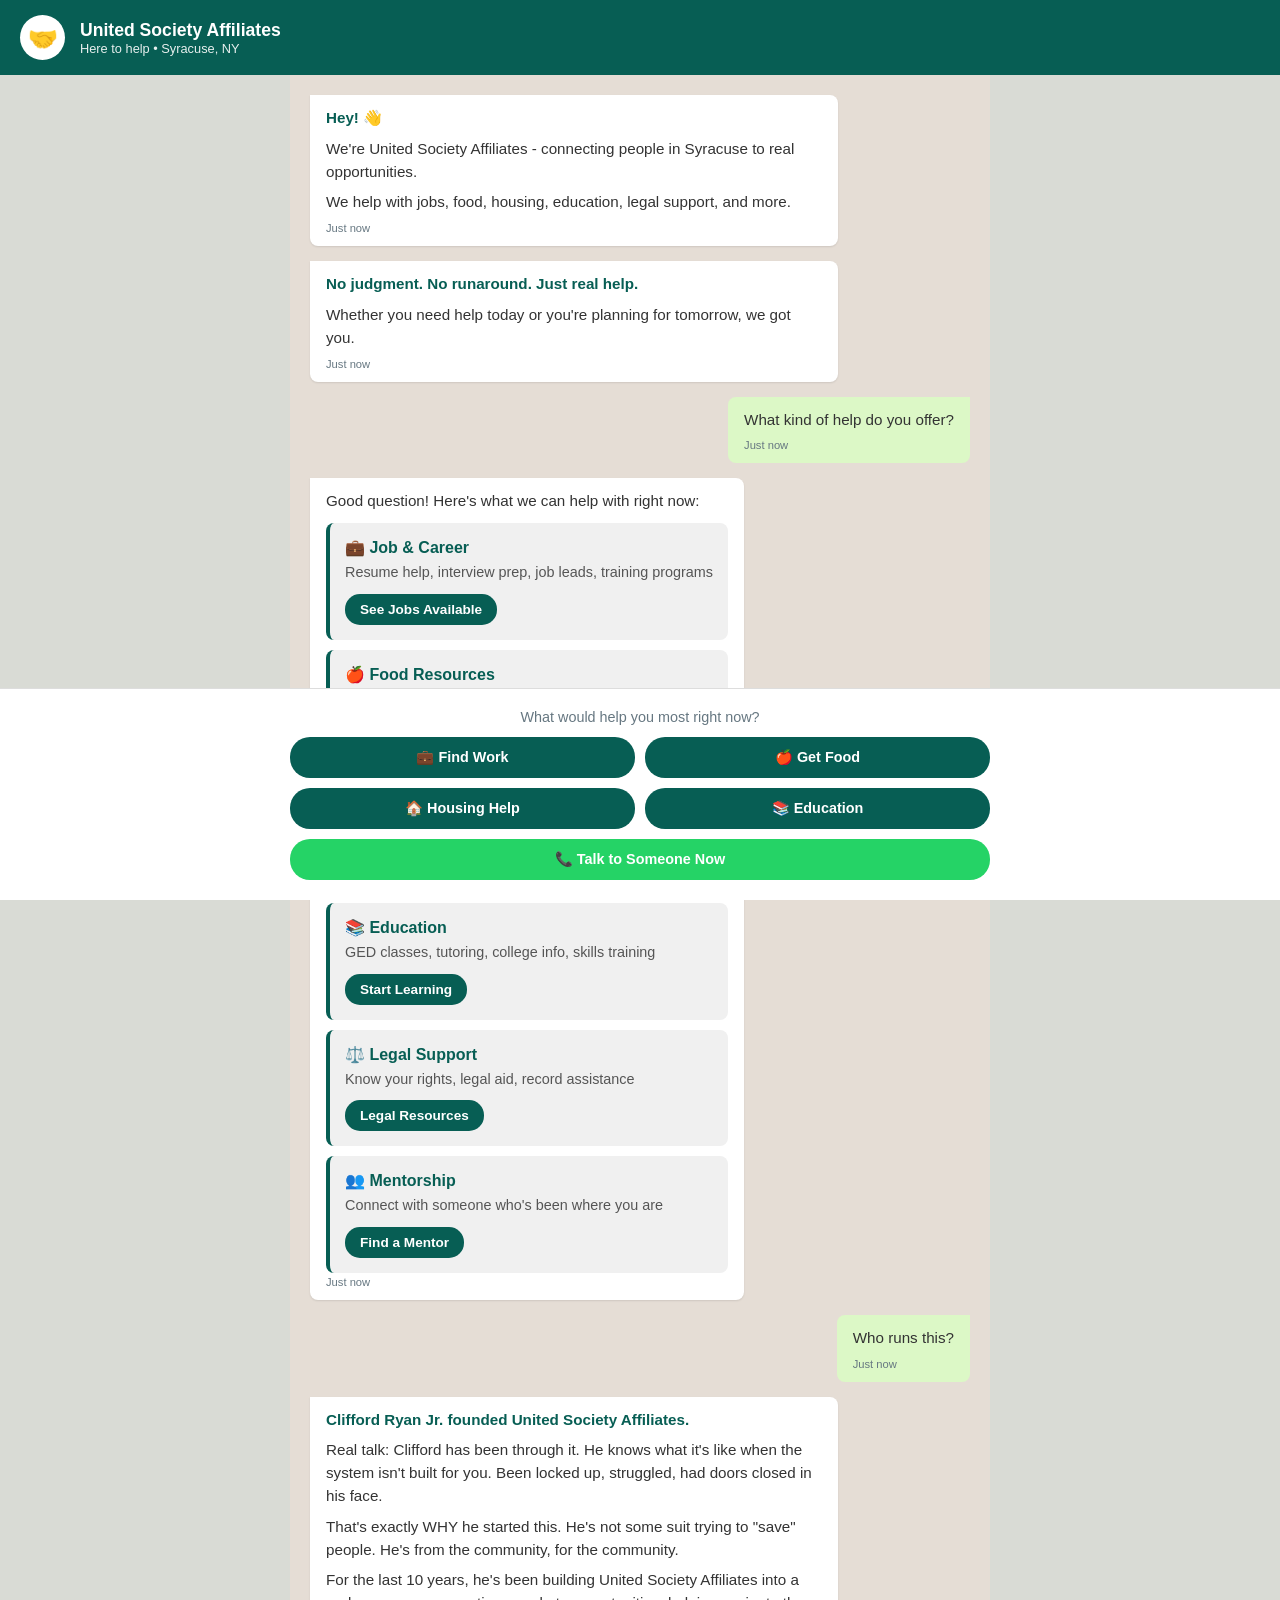
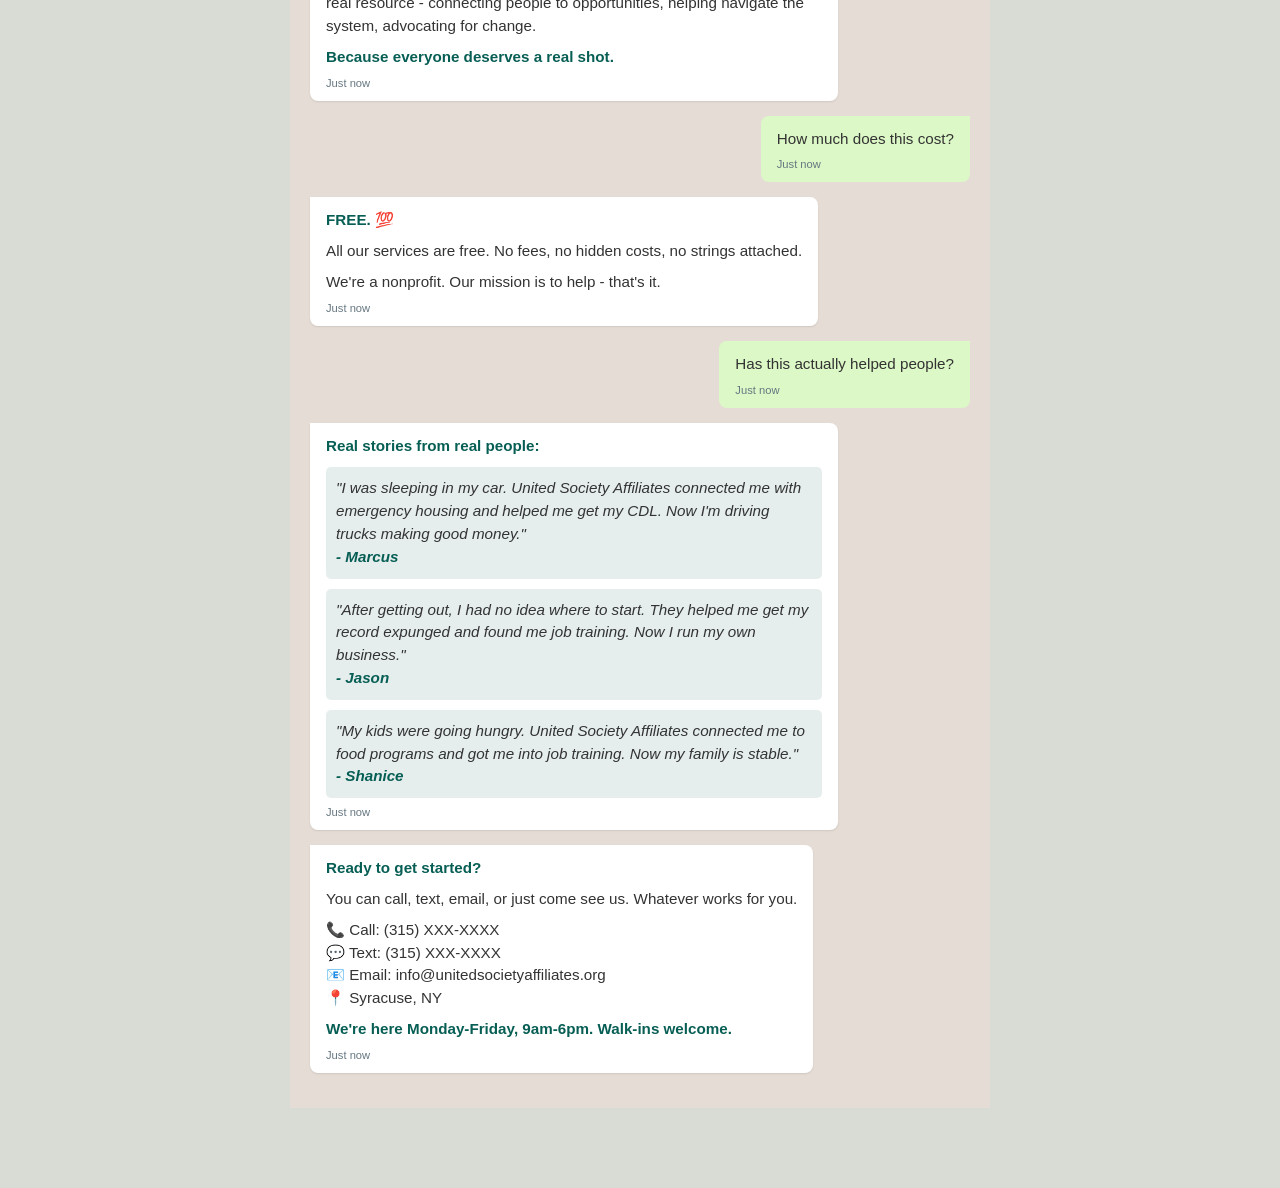
<file: option-3-chat.html>
<!DOCTYPE html>
<html lang="en">
<head>
    <meta charset="UTF-8">
    <meta name="viewport" content="width=device-width, initial-scale=1.0">
    <title>United Society Affiliates - Let's Talk</title>
    <style>
        * {
            margin: 0;
            padding: 0;
            box-sizing: border-box;
        }

        body {
            font-family: -apple-system, BlinkMacSystemFont, 'Segoe UI', Roboto, sans-serif;
            background: #E5DDD5;
            padding-bottom: 80px;
        }

        /* Chat Header */
        .chat-header {
            background: #075E54;
            color: white;
            padding: 15px 20px;
            position: sticky;
            top: 0;
            z-index: 100;
            display: flex;
            align-items: center;
            gap: 15px;
        }

        .chat-avatar {
            width: 45px;
            height: 45px;
            border-radius: 50%;
            background: white;
            display: flex;
            align-items: center;
            justify-content: center;
            font-size: 1.5rem;
        }

        .chat-info h1 {
            font-size: 1.1rem;
            font-weight: 600;
        }

        .chat-info p {
            font-size: 0.8rem;
            opacity: 0.9;
        }

        /* Chat Messages */
        .chat-container {
            max-width: 700px;
            margin: 0 auto;
            padding: 20px;
        }

        .message {
            margin-bottom: 15px;
            animation: slideIn 0.3s ease;
        }

        @keyframes slideIn {
            from {
                opacity: 0;
                transform: translateY(10px);
            }
            to {
                opacity: 1;
                transform: translateY(0);
            }
        }

        .message.from-usa {
            display: flex;
            gap: 10px;
        }

        .message.from-usa .bubble {
            background: white;
            padding: 12px 16px;
            border-radius: 0 8px 8px 8px;
            max-width: 80%;
            box-shadow: 0 1px 2px rgba(0,0,0,0.1);
        }

        .message.from-you {
            display: flex;
            justify-content: flex-end;
        }

        .message.from-you .bubble {
            background: #DCF8C6;
            padding: 12px 16px;
            border-radius: 8px 0 8px 8px;
            max-width: 80%;
        }

        .bubble p {
            font-size: 0.95rem;
            line-height: 1.5;
            color: #333;
            margin-bottom: 8px;
        }

        .bubble p:last-child {
            margin-bottom: 0;
        }

        .bubble strong {
            color: #075E54;
        }

        .timestamp {
            font-size: 0.7rem;
            color: #667781;
            margin-top: 3px;
        }

        /* Quick Reply Buttons */
        .quick-replies {
            background: white;
            padding: 20px;
            border-top: 1px solid #ddd;
            position: fixed;
            bottom: 0;
            left: 0;
            right: 0;
        }

        .quick-replies p {
            font-size: 0.9rem;
            color: #667781;
            margin-bottom: 12px;
            text-align: center;
        }

        .reply-buttons {
            display: grid;
            grid-template-columns: repeat(2, 1fr);
            gap: 10px;
            max-width: 700px;
            margin: 0 auto;
        }

        .reply-btn {
            background: #075E54;
            color: white;
            border: none;
            padding: 12px;
            border-radius: 20px;
            font-size: 0.9rem;
            font-weight: 600;
            cursor: pointer;
        }

        .reply-btn.large {
            grid-column: 1 / -1;
            background: #25D366;
        }

        /* Option Cards in Chat */
        .option-card {
            background: #F0F0F0;
            border-radius: 8px;
            padding: 15px;
            margin-top: 10px;
            border-left: 4px solid #075E54;
        }

        .option-card h4 {
            font-size: 1rem;
            color: #075E54;
            margin-bottom: 5px;
        }

        .option-card p {
            font-size: 0.9rem;
            color: #555;
            margin-bottom: 10px;
        }

        .option-card button {
            background: #075E54;
            color: white;
            border: none;
            padding: 8px 15px;
            border-radius: 15px;
            font-size: 0.85rem;
            font-weight: 600;
        }

        @media (min-width: 700px) {
            body {
                background: #D9DBD5;
            }

            .chat-container {
                background: #E5DDD5;
            }
        }
    </style>
</head>
<body>
    <div class="chat-header">
        <div class="chat-avatar">🤝</div>
        <div class="chat-info">
            <h1>United Society Affiliates</h1>
            <p>Here to help • Syracuse, NY</p>
        </div>
    </div>

    <div class="chat-container">
        <div class="message from-usa">
            <div class="bubble">
                <p><strong>Hey! 👋</strong></p>
                <p>We're United Society Affiliates - connecting people in Syracuse to real opportunities.</p>
                <p>We help with jobs, food, housing, education, legal support, and more.</p>
                <div class="timestamp">Just now</div>
            </div>
        </div>

        <div class="message from-usa">
            <div class="bubble">
                <p><strong>No judgment. No runaround. Just real help.</strong></p>
                <p>Whether you need help today or you're planning for tomorrow, we got you.</p>
                <div class="timestamp">Just now</div>
            </div>
        </div>

        <div class="message from-you">
            <div class="bubble">
                <p>What kind of help do you offer?</p>
                <div class="timestamp">Just now</div>
            </div>
        </div>

        <div class="message from-usa">
            <div class="bubble">
                <p>Good question! Here's what we can help with right now:</p>
                
                <div class="option-card">
                    <h4>💼 Job & Career</h4>
                    <p>Resume help, interview prep, job leads, training programs</p>
                    <button>See Jobs Available</button>
                </div>

                <div class="option-card">
                    <h4>🍎 Food Resources</h4>
                    <p>Food banks, meal programs, SNAP assistance</p>
                    <button>Find Food Now</button>
                </div>

                <div class="option-card">
                    <h4>🏠 Housing Support</h4>
                    <p>Emergency shelter, rent help, housing programs</p>
                    <button>Get Housing Help</button>
                </div>

                <div class="option-card">
                    <h4>📚 Education</h4>
                    <p>GED classes, tutoring, college info, skills training</p>
                    <button>Start Learning</button>
                </div>

                <div class="option-card">
                    <h4>⚖️ Legal Support</h4>
                    <p>Know your rights, legal aid, record assistance</p>
                    <button>Legal Resources</button>
                </div>

                <div class="option-card">
                    <h4>👥 Mentorship</h4>
                    <p>Connect with someone who's been where you are</p>
                    <button>Find a Mentor</button>
                </div>

                <div class="timestamp">Just now</div>
            </div>
        </div>

        <div class="message from-you">
            <div class="bubble">
                <p>Who runs this?</p>
                <div class="timestamp">Just now</div>
            </div>
        </div>

        <div class="message from-usa">
            <div class="bubble">
                <p><strong>Clifford Ryan Jr. founded United Society Affiliates.</strong></p>
                <p>Real talk: Clifford has been through it. He knows what it's like when the system isn't built for you. Been locked up, struggled, had doors closed in his face.</p>
                <p>That's exactly WHY he started this. He's not some suit trying to "save" people. He's from the community, for the community.</p>
                <p>For the last 10 years, he's been building United Society Affiliates into a real resource - connecting people to opportunities, helping navigate the system, advocating for change.</p>
                <p><strong>Because everyone deserves a real shot.</strong></p>
                <div class="timestamp">Just now</div>
            </div>
        </div>

        <div class="message from-you">
            <div class="bubble">
                <p>How much does this cost?</p>
                <div class="timestamp">Just now</div>
            </div>
        </div>

        <div class="message from-usa">
            <div class="bubble">
                <p><strong>FREE. 💯</strong></p>
                <p>All our services are free. No fees, no hidden costs, no strings attached.</p>
                <p>We're a nonprofit. Our mission is to help - that's it.</p>
                <div class="timestamp">Just now</div>
            </div>
        </div>

        <div class="message from-you">
            <div class="bubble">
                <p>Has this actually helped people?</p>
                <div class="timestamp">Just now</div>
            </div>
        </div>

        <div class="message from-usa">
            <div class="bubble">
                <p><strong>Real stories from real people:</strong></p>
                <p style="font-style: italic; padding: 10px; background: rgba(7, 94, 84, 0.1); border-radius: 5px; margin-top: 10px;">"I was sleeping in my car. United Society Affiliates connected me with emergency housing and helped me get my CDL. Now I'm driving trucks making good money."<br><strong>- Marcus</strong></p>
                <p style="font-style: italic; padding: 10px; background: rgba(7, 94, 84, 0.1); border-radius: 5px; margin-top: 10px;">"After getting out, I had no idea where to start. They helped me get my record expunged and found me job training. Now I run my own business."<br><strong>- Jason</strong></p>
                <p style="font-style: italic; padding: 10px; background: rgba(7, 94, 84, 0.1); border-radius: 5px; margin-top: 10px;">"My kids were going hungry. United Society Affiliates connected me to food programs and got me into job training. Now my family is stable."<br><strong>- Shanice</strong></p>
                <div class="timestamp">Just now</div>
            </div>
        </div>

        <div class="message from-usa">
            <div class="bubble">
                <p><strong>Ready to get started?</strong></p>
                <p>You can call, text, email, or just come see us. Whatever works for you.</p>
                <p>📞 Call: (315) XXX-XXXX<br>💬 Text: (315) XXX-XXXX<br>📧 Email: info@unitedsocietyaffiliates.org<br>📍 Syracuse, NY</p>
                <p><strong>We're here Monday-Friday, 9am-6pm. Walk-ins welcome.</strong></p>
                <div class="timestamp">Just now</div>
            </div>
        </div>
    </div>

    <div class="quick-replies">
        <p>What would help you most right now?</p>
        <div class="reply-buttons">
            <button class="reply-btn">💼 Find Work</button>
            <button class="reply-btn">🍎 Get Food</button>
            <button class="reply-btn">🏠 Housing Help</button>
            <button class="reply-btn">📚 Education</button>
            <button class="reply-btn large">📞 Talk to Someone Now</button>
        </div>
    </div>
</body>
</html>
</file>
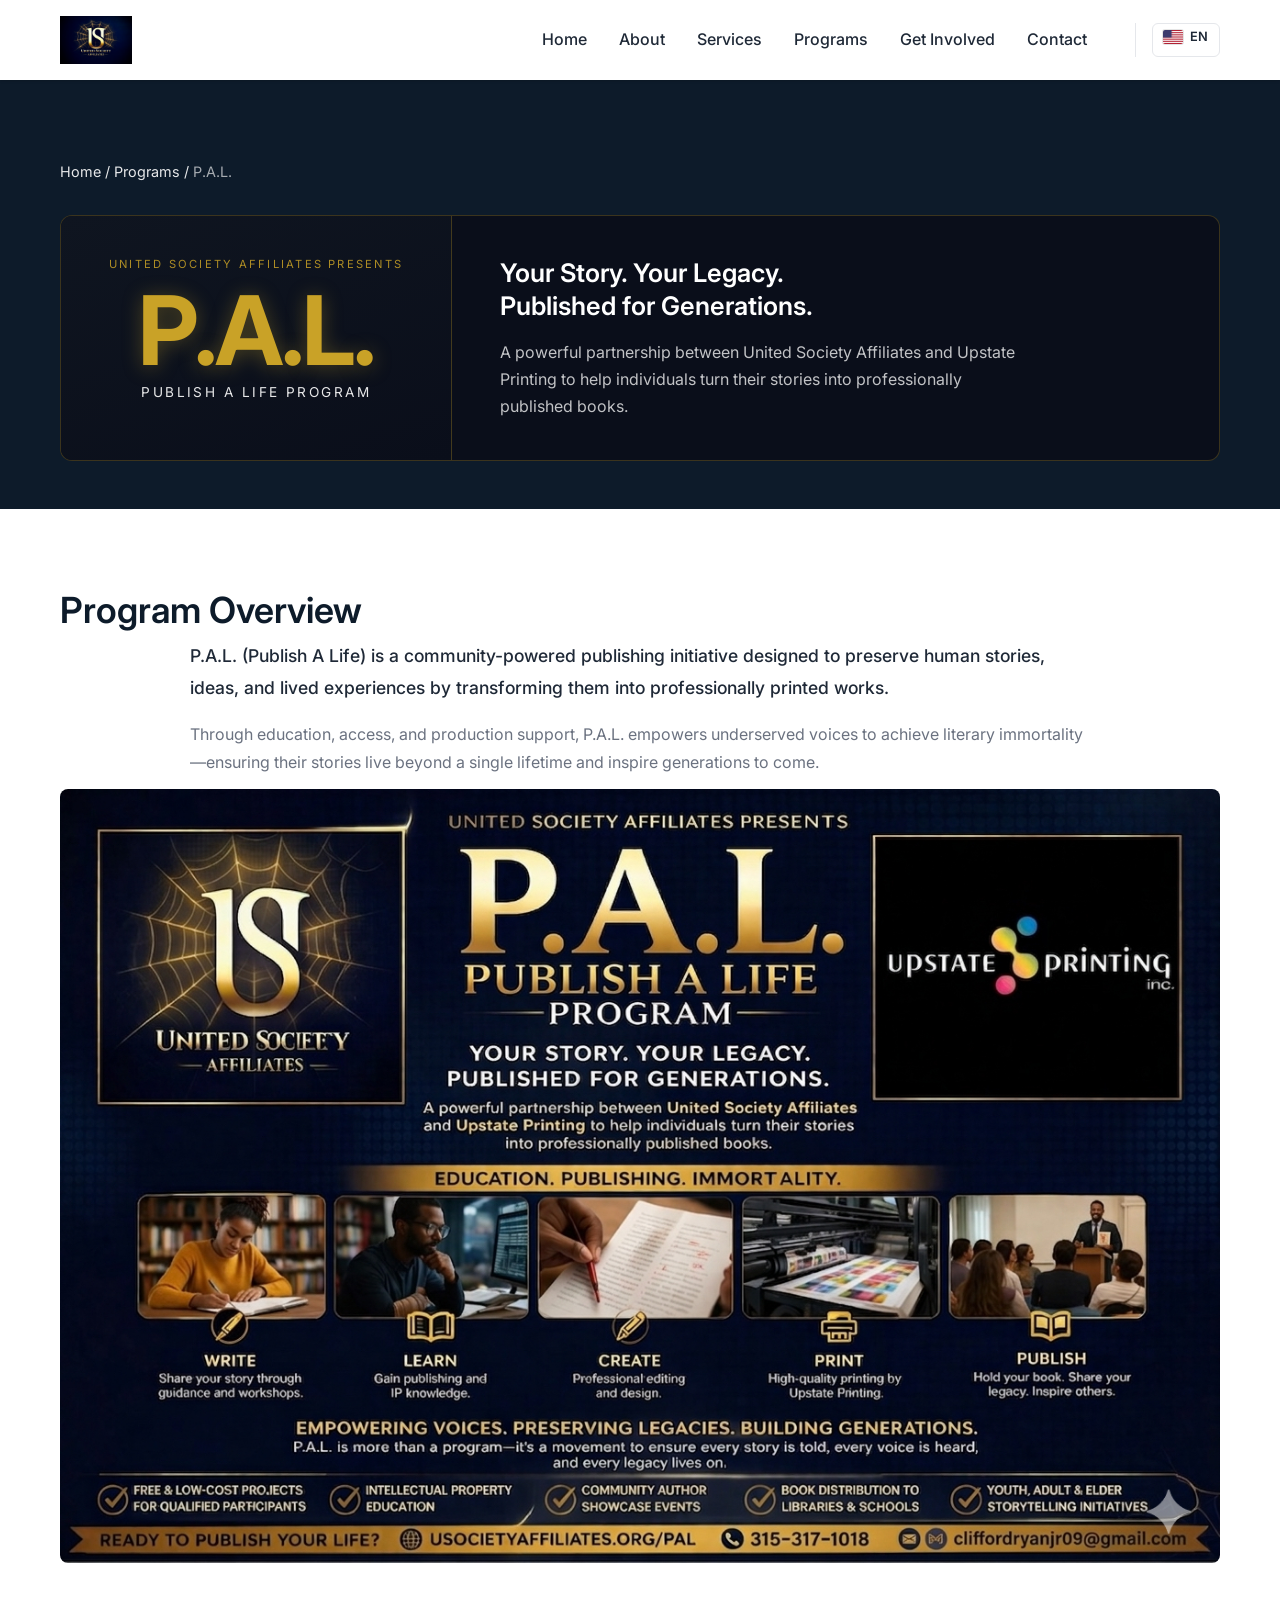
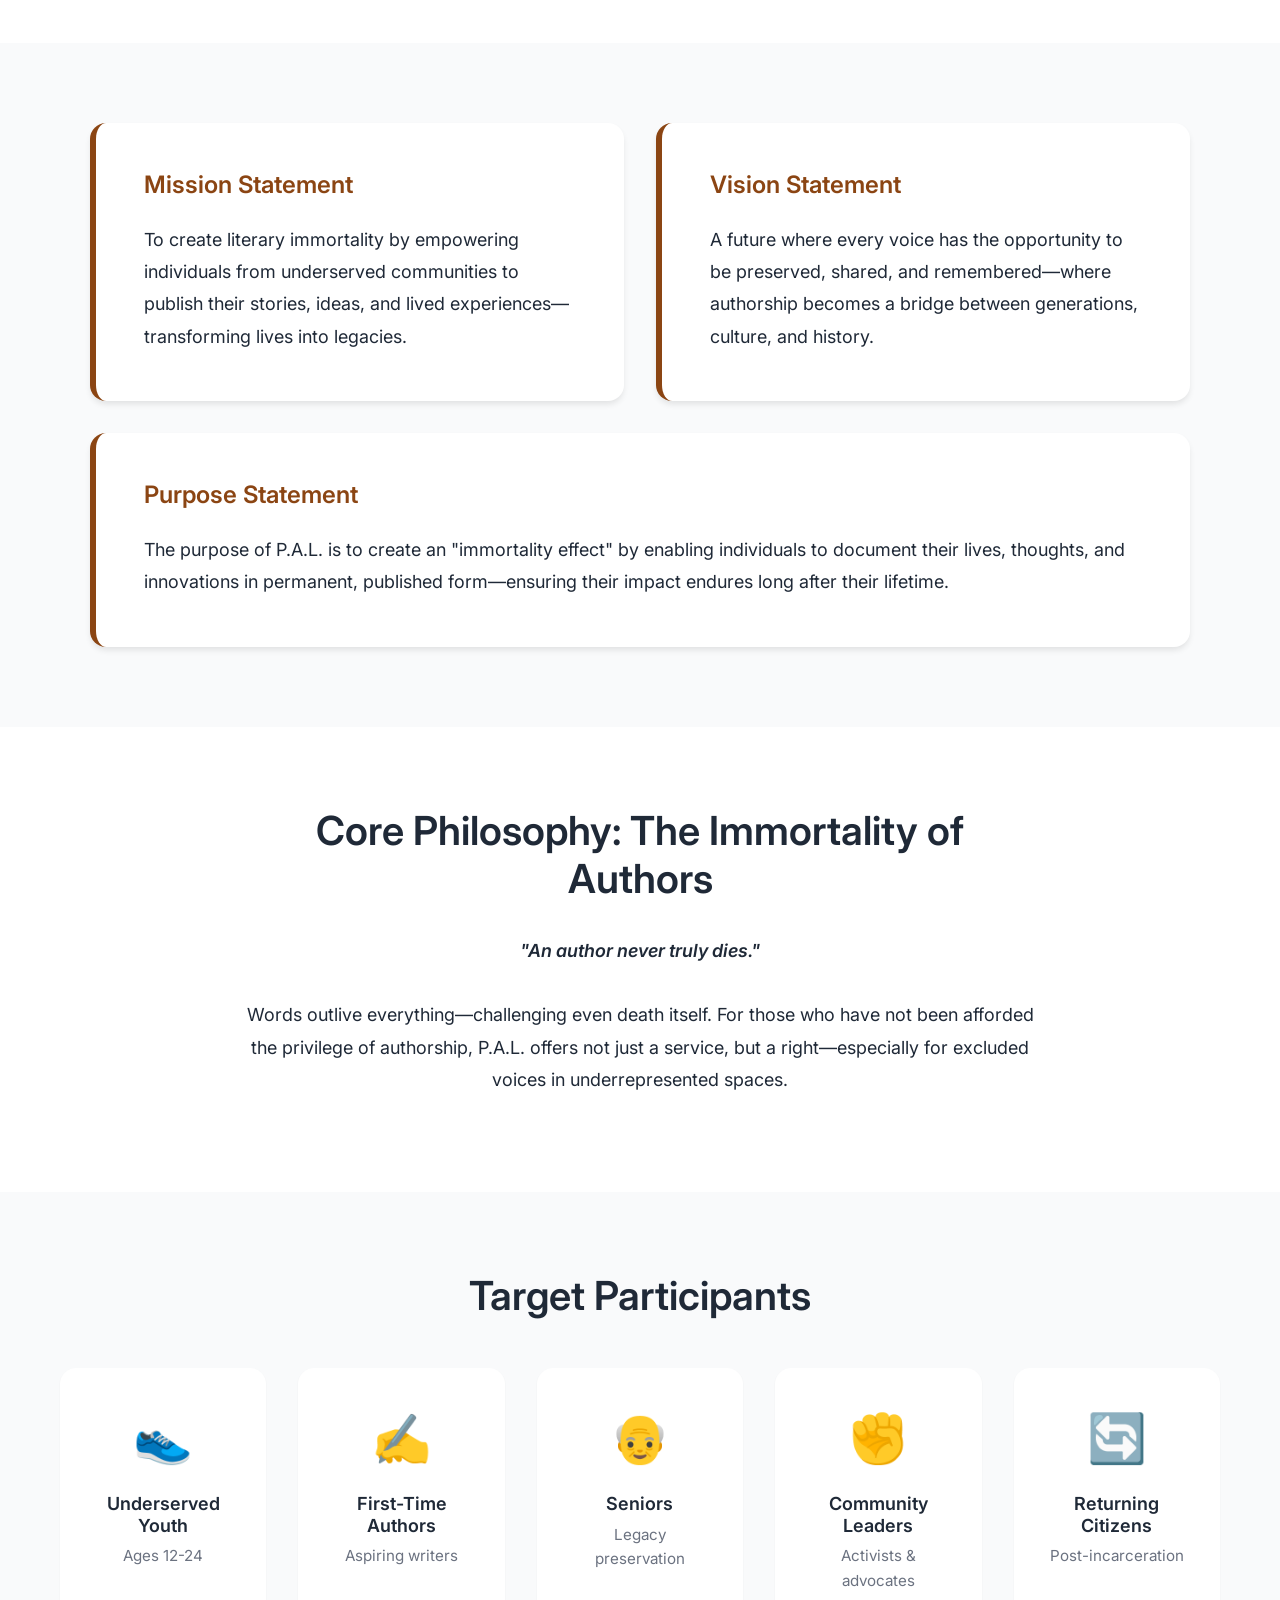
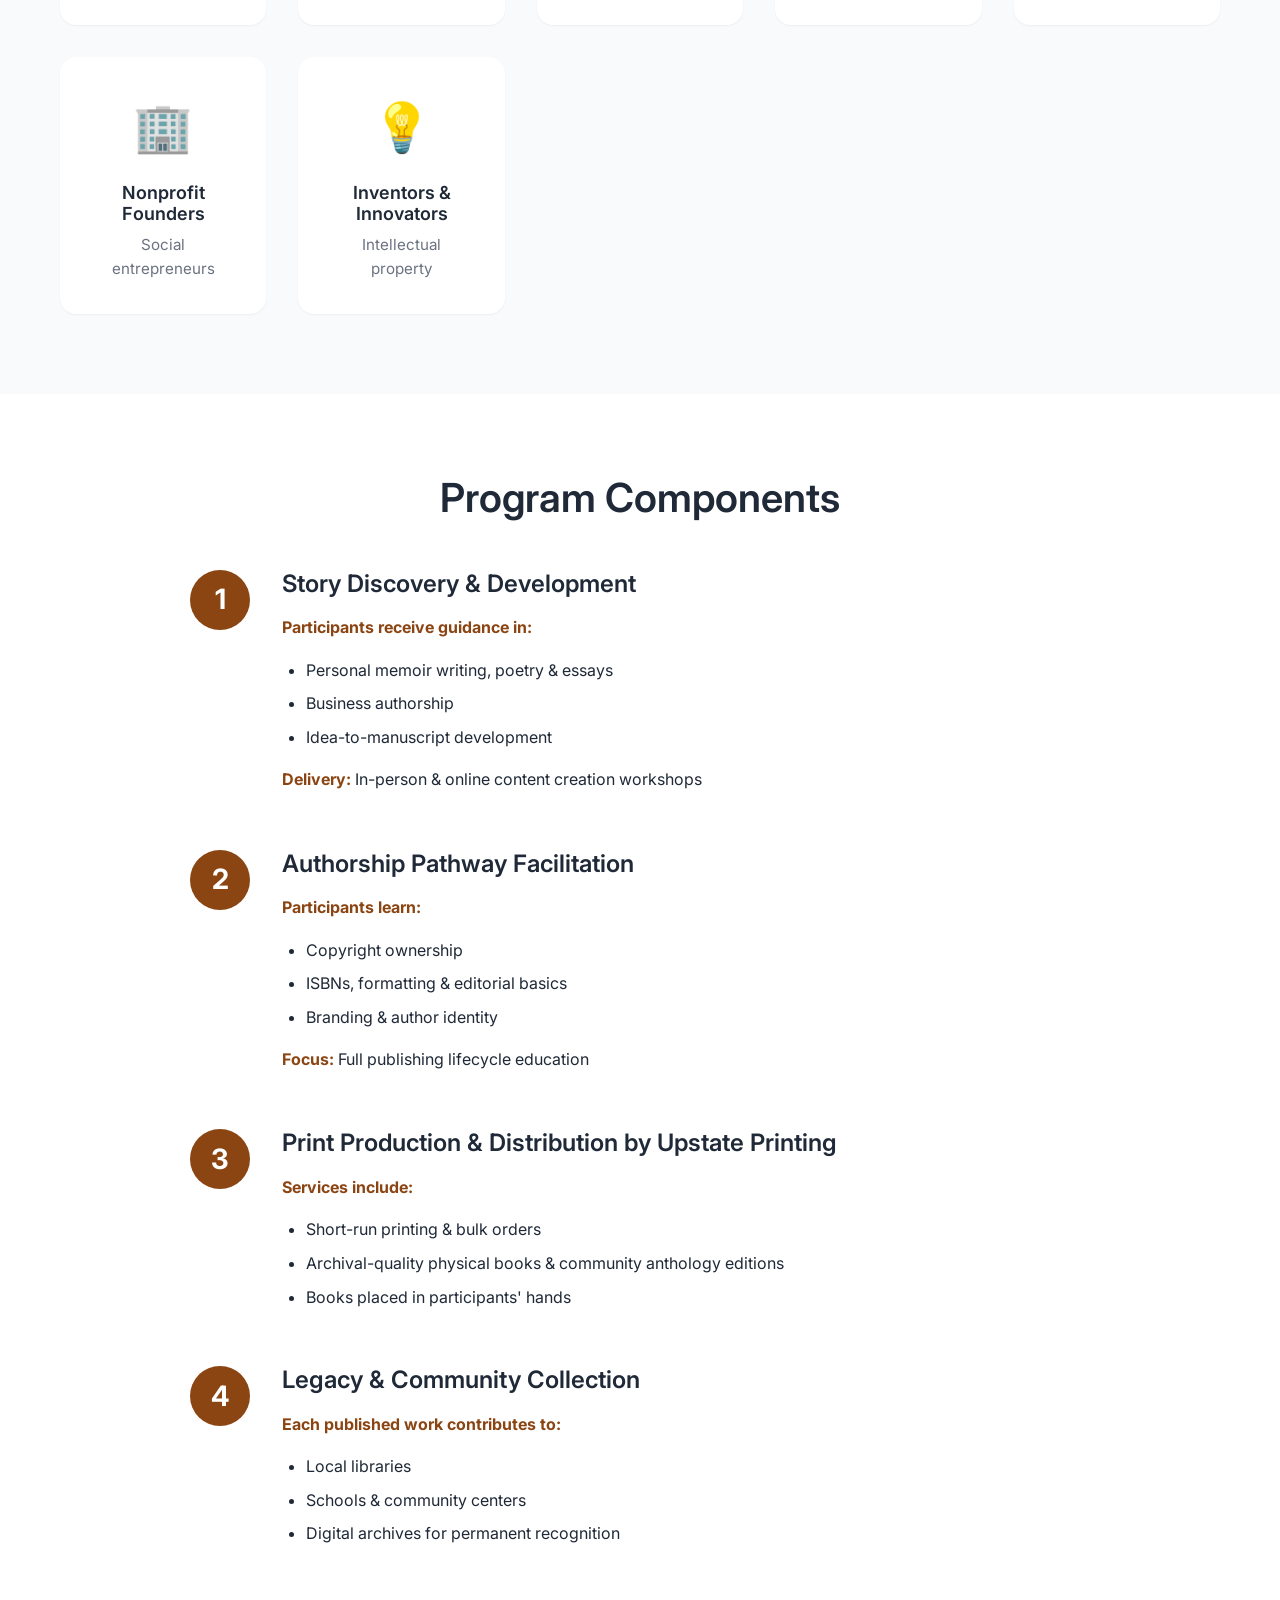
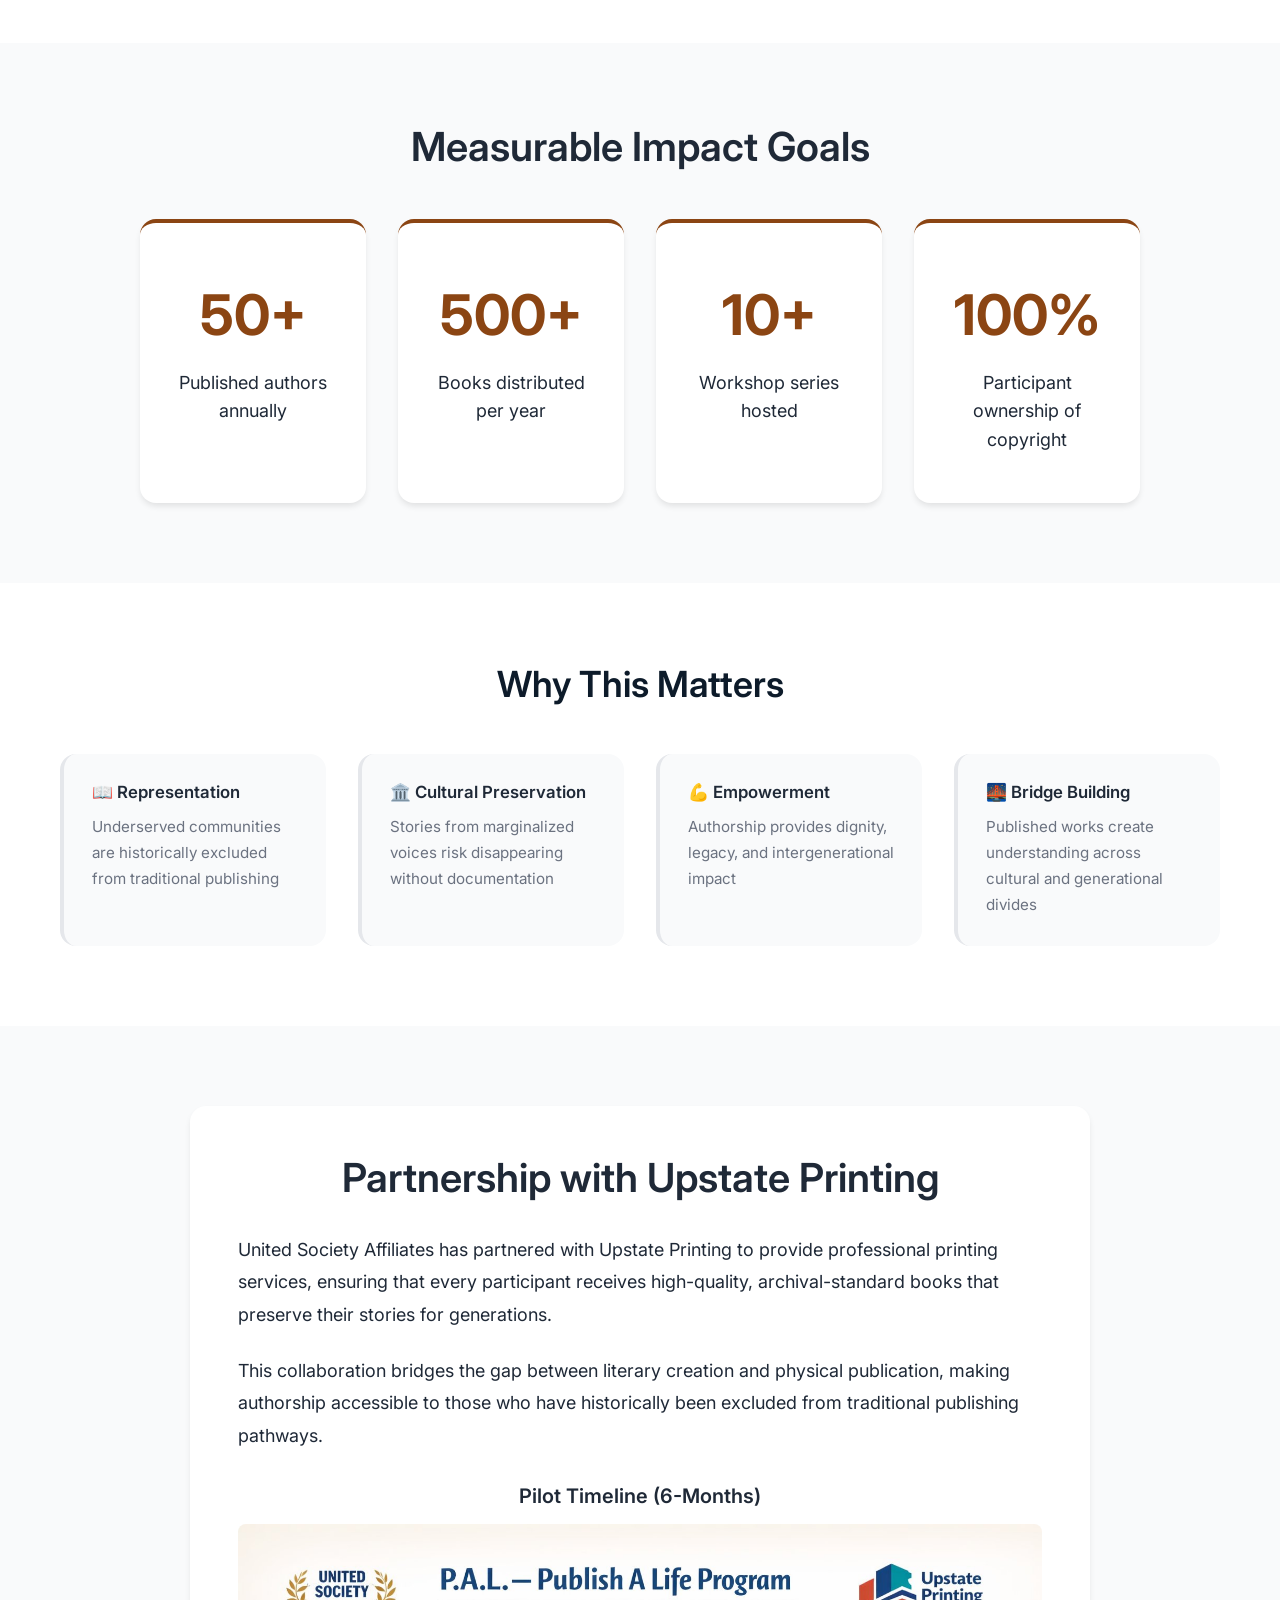
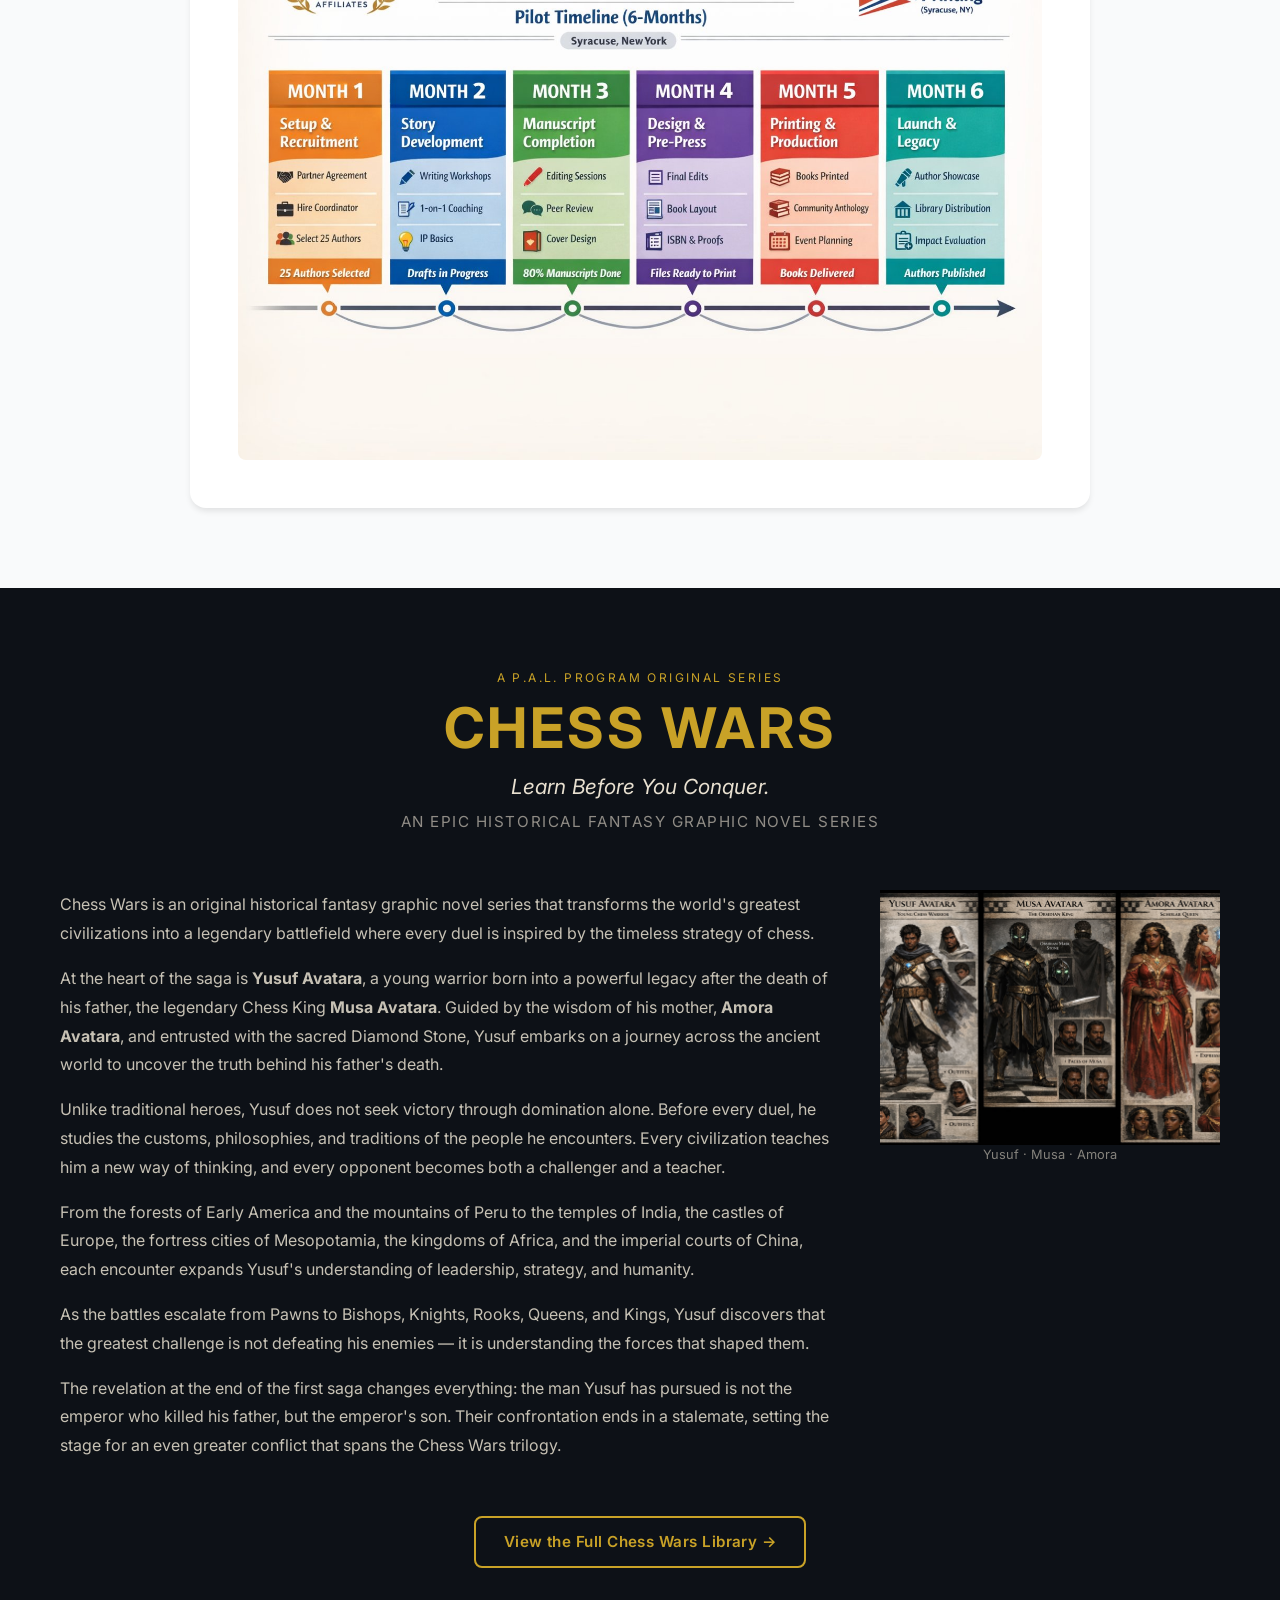
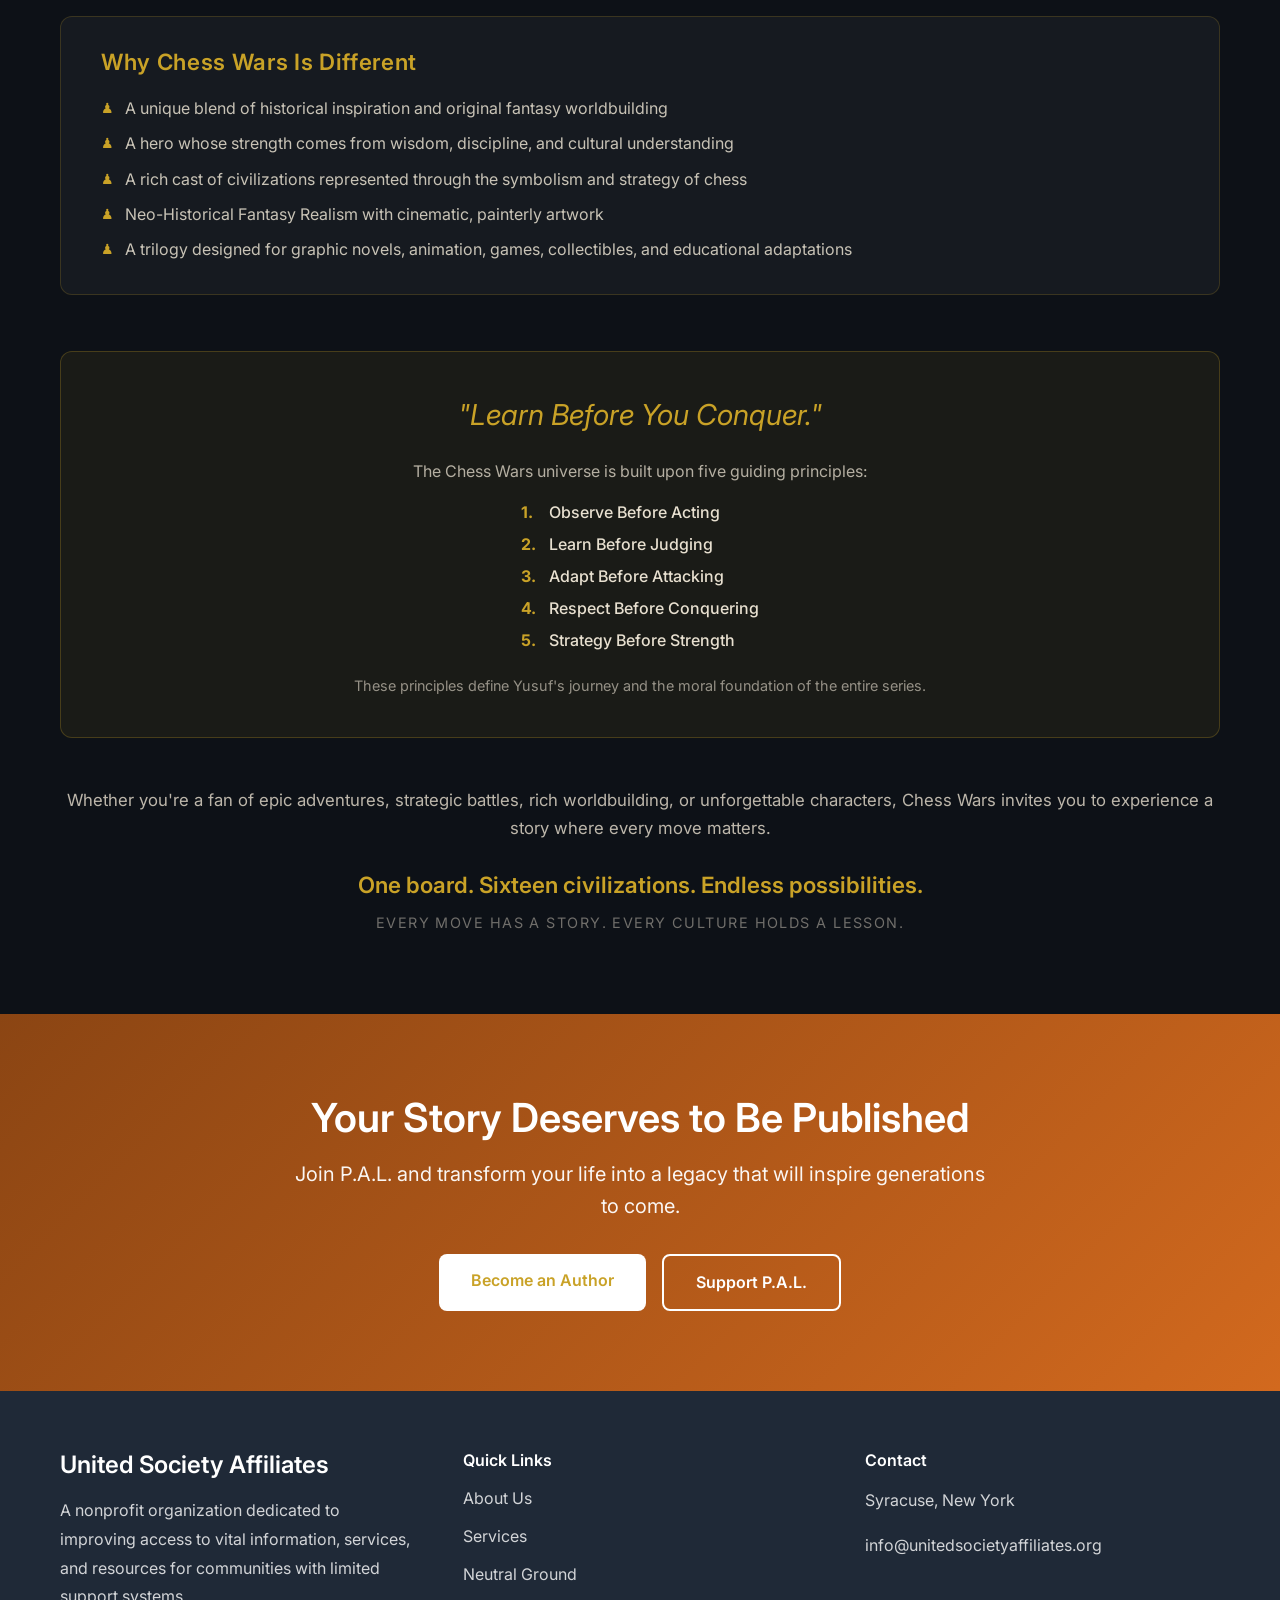
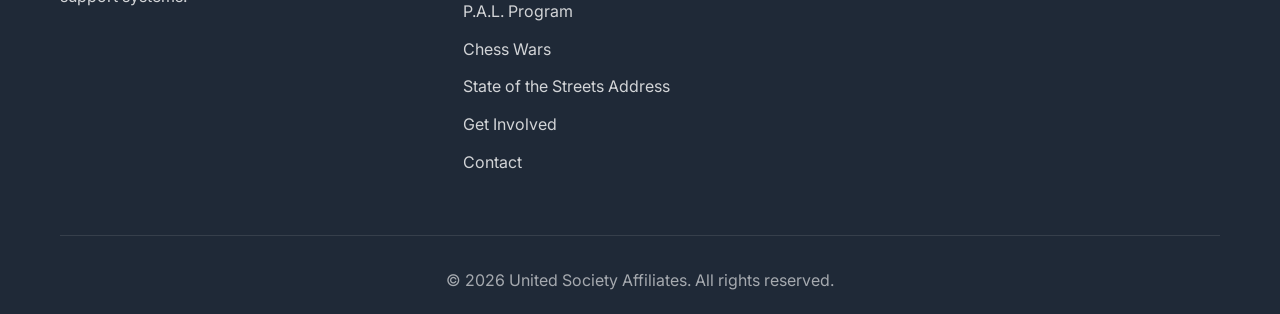
<file: pal-program.html>
<!DOCTYPE html>
<html lang="en">
<head>
    <meta charset="UTF-8">
    <meta name="viewport" content="width=device-width, initial-scale=1.0">
    <meta name="description" content="P.A.L. (Publish A Life) - A community-powered publishing initiative empowering underserved voices to achieve literary immortality.">
    <title>P.A.L. — Publish A Life Program | United Society Affiliates</title>
    <link rel="icon" href="/favicon.ico" sizes="any">
    <link rel="icon" type="image/png" sizes="16x16" href="/images/favicon-16x16.png">
    <link rel="icon" type="image/png" sizes="32x32" href="/images/favicon-32x32.png">
    <link rel="icon" type="image/png" sizes="48x48" href="/images/favicon-48x48.png">
    <link rel="apple-touch-icon" sizes="180x180" href="/images/apple-touch-icon.png">
    <link rel="icon" type="image/png" sizes="192x192" href="/images/android-chrome-192x192.png">
    <link rel="icon" type="image/png" sizes="512x512" href="/images/android-chrome-512x512.png">
    <link rel="stylesheet" href="styles.css">
    <link rel="preconnect" href="https://fonts.googleapis.com">
    <link rel="preconnect" href="https://fonts.gstatic.com" crossorigin>
    <link href="https://fonts.googleapis.com/css2?family=Inter:wght@300;400;500;600;700&display=swap" rel="stylesheet">

    <!-- Google tag (gtag.js) -->
    <script async src="https://www.googletagmanager.com/gtag/js?id=G-X8EXG07JSP"></script>
    <script>
      window.dataLayer = window.dataLayer || [];
      function gtag(){dataLayer.push(arguments);}
      gtag('js', new Date());
      gtag('config', 'G-X8EXG07JSP');
    </script>
</head>
<body>
    <!-- Navigation -->
    <nav class="navbar">
        <div class="container">
            <div class="nav-wrapper">
                <div class="logo">
                    <a href="index.html">
                        <img src="images/united-society-affiliates-logo.png" alt="United Society Affiliates" class="logo-img">
                    </a>
                </div>
                <button class="mobile-menu-toggle" aria-label="Toggle menu">
                    <span></span>
                    <span></span>
                    <span></span>
                </button>
                <ul class="nav-menu">
                    <li><a href="index.html#home" data-i18n="common.nav.home">Home</a></li>
                    <li><a href="index.html#about" data-i18n="common.nav.about">About</a></li>
                    <li><a href="index.html#services" data-i18n="common.nav.services">Services</a></li>
                    <li class="dropdown">
                        <a href="#" class="dropdown-toggle" data-i18n="common.nav.programs">Programs</a>
                        <ul class="dropdown-menu">
                            <li><a href="neutral-ground.html" data-i18n="common.nav.programs.neutral-ground">Neutral Ground</a></li>
                            <li><a href="pal-program.html" data-i18n="common.nav.programs.pal">P.A.L. Program</a></li>
                            <li class="dropdown-subitem"><a href="pal-program.html#chess-wars" data-i18n="common.nav.programs.chess-wars-series">Chess Wars Series</a></li>
                            <li><a href="big-cuzin.html" data-i18n="common.nav.programs.big-cuzin">Big Cuzin'</a></li>
                            <li><a href="state-of-the-streets-address.html" data-i18n="common.nav.programs.sotsa">State of the Streets Address</a></li>
                        </ul>
                    </li>
                    <li><a href="index.html#get-involved" data-i18n="common.nav.get-involved">Get Involved</a></li>
                    <li><a href="index.html#contact" data-i18n="common.nav.contact">Contact</a></li>
                    <li class="dropdown lang-switcher">
                        <button type="button" class="dropdown-toggle lang-switcher-toggle" aria-haspopup="true" aria-expanded="false" aria-label="Change language">
                            <span class="lang-switcher-flag lang-flag-en"></span>
                            <span class="lang-switcher-code">EN</span>
                        </button>
                        <ul class="dropdown-menu lang-switcher-menu" role="menu">
                            <li role="none"><button type="button" role="menuitem" class="lang-switcher-option" data-lang="en" aria-pressed="true"><span class="lang-switcher-flag lang-flag-en"></span> EN</button></li>
                            <li role="none"><button type="button" role="menuitem" class="lang-switcher-option" data-lang="es" aria-pressed="false"><span class="lang-switcher-flag lang-flag-es"></span> ES</button></li>
                            <li role="none"><button type="button" role="menuitem" class="lang-switcher-option" data-lang="vi" aria-pressed="false"><span class="lang-switcher-flag lang-flag-vi"></span> VI</button></li>
                            <li role="none"><button type="button" role="menuitem" class="lang-switcher-option" data-lang="ar" aria-pressed="false"><span class="lang-switcher-flag lang-flag-ar"></span> AR</button></li>
                        </ul>
                    </li>
                </ul>
            </div>
        </div>
    </nav>

    <!-- Program Hero -->
    <section class="program-hero">
        <div class="container">
            <div class="breadcrumb">
                <a href="index.html" data-i18n="common.nav.home">Home</a> / <a href="#" data-i18n="common.nav.programs">Programs</a> / <span data-i18n="pal.breadcrumb.current">P.A.L.</span>
            </div>
            <div class="program-hero-band" role="img" aria-label="P.A.L. — Publish A Life Program. A United Society Affiliates × Upstate Printing Initiative. Syracuse, New York.">
                <div class="hero-band-left">
                    <p class="hero-presents" data-i18n="pal.hero.presents">United Society Affiliates Presents</p>
                    <p class="hero-pal">P.A.L.</p>
                    <p class="hero-pal-sub" data-i18n="pal.hero.subtitle">Publish A Life Program</p>
                </div>
                <div class="hero-band-divider"></div>
                <div class="hero-band-right">
                    <p class="hero-tagline" data-i18n="pal.hero.tagline">Your Story. Your Legacy.<br>Published for Generations.</p>
                    <p class="hero-desc" data-i18n="pal.hero.description">A powerful partnership between United Society Affiliates and Upstate Printing to help individuals turn their stories into professionally published books.</p>
                </div>
            </div>
        </div>
    </section>

    <!-- Program Overview -->
    <section class="program-overview">
        <div class="container">
            <h2 data-i18n="pal.overview.heading">Program Overview</h2>
            <div class="overview-text">
                <p class="lead-text" data-i18n="pal.overview.lead">P.A.L. (Publish A Life) is a community-powered publishing initiative designed to preserve human stories, ideas, and lived experiences by transforming them into professionally printed works.</p>
                <p data-i18n="pal.overview.body">Through education, access, and production support, P.A.L. empowers underserved voices to achieve literary immortality—ensuring their stories live beyond a single lifetime and inspire generations to come.</p>
            </div>
            <img src="images/publish-a-life-program-overview.png" alt="P.A.L. Program Overview diagram" class="overview-image">
        </div>
    </section>

    <!-- Core Statements -->
    <section class="statements-section">
        <div class="container">
            <div class="statements-grid">
                <div class="statement-card">
                    <h2 data-i18n="pal.statements.mission.heading">Mission Statement</h2>
                    <p data-i18n="pal.statements.mission.body">To create literary immortality by empowering individuals from underserved communities to publish their stories, ideas, and lived experiences—transforming lives into legacies.</p>
                </div>
                <div class="statement-card">
                    <h2 data-i18n="pal.statements.vision.heading">Vision Statement</h2>
                    <p data-i18n="pal.statements.vision.body">A future where every voice has the opportunity to be preserved, shared, and remembered—where authorship becomes a bridge between generations, culture, and history.</p>
                </div>
                <div class="statement-card statement-wide">
                    <h2 data-i18n="pal.statements.purpose.heading">Purpose Statement</h2>
                    <p data-i18n="pal.statements.purpose.body">The purpose of P.A.L. is to create an "immortality effect" by enabling individuals to document their lives, thoughts, and innovations in permanent, published form—ensuring their impact endures long after their lifetime.</p>
                </div>
            </div>
        </div>
    </section>

    <!-- Philosophy -->
    <section class="philosophy-section">
        <div class="container">
            <div class="philosophy-content">
                <h2 data-i18n="pal.philosophy.heading">Core Philosophy: The Immortality of Authors</h2>
                <p class="philosophy-quote" data-i18n="pal.philosophy.quote">"An author never truly dies."</p>
                <p data-i18n="pal.philosophy.body">Words outlive everything—challenging even death itself. For those who have not been afforded the privilege of authorship, P.A.L. offers not just a service, but a right—especially for excluded voices in underrepresented spaces.</p>
            </div>
        </div>
    </section>

    <!-- Target Participants -->
    <section class="participants-section">
        <div class="container">
            <h2 data-i18n="pal.participants.heading">Target Participants</h2>
            <div class="participants-grid">
                <div class="participant-card">
                    <div class="participant-icon">👟</div>
                    <h3 data-i18n="pal.participants.youth.title">Underserved Youth</h3>
                    <p data-i18n="pal.participants.youth.body">Ages 12-24</p>
                </div>
                <div class="participant-card">
                    <div class="participant-icon">✍️</div>
                    <h3 data-i18n="pal.participants.first-time.title">First-Time Authors</h3>
                    <p data-i18n="pal.participants.first-time.body">Aspiring writers</p>
                </div>
                <div class="participant-card">
                    <div class="participant-icon">👴</div>
                    <h3 data-i18n="pal.participants.seniors.title">Seniors</h3>
                    <p data-i18n="pal.participants.seniors.body">Legacy preservation</p>
                </div>
                <div class="participant-card">
                    <div class="participant-icon">✊</div>
                    <h3 data-i18n="pal.participants.leaders.title">Community Leaders</h3>
                    <p data-i18n="pal.participants.leaders.body">Activists & advocates</p>
                </div>
                <div class="participant-card">
                    <div class="participant-icon">🔄</div>
                    <h3 data-i18n="pal.participants.returning.title">Returning Citizens</h3>
                    <p data-i18n="pal.participants.returning.body">Post-incarceration</p>
                </div>
                <div class="participant-card">
                    <div class="participant-icon">🏢</div>
                    <h3 data-i18n="pal.participants.nonprofit.title">Nonprofit Founders</h3>
                    <p data-i18n="pal.participants.nonprofit.body">Social entrepreneurs</p>
                </div>
                <div class="participant-card">
                    <div class="participant-icon">💡</div>
                    <h3 data-i18n="pal.participants.inventors.title">Inventors & Innovators</h3>
                    <p data-i18n="pal.participants.inventors.body">Intellectual property</p>
                </div>
            </div>
        </div>
    </section>

    <!-- Program Components -->
    <section class="components-section">
        <div class="container">
            <h2 data-i18n="pal.components.heading">Program Components</h2>
            <div class="components-list">
                <div class="component-item">
                    <div class="component-number">1</div>
                    <div class="component-content">
                        <h3 data-i18n="pal.components.1.title">Story Discovery & Development</h3>
                        <p data-i18n="pal.components.1.guidance-label"><strong>Participants receive guidance in:</strong></p>
                        <ul>
                            <li data-i18n="pal.components.1.item1">Personal memoir writing, poetry & essays</li>
                            <li data-i18n="pal.components.1.item2">Business authorship</li>
                            <li data-i18n="pal.components.1.item3">Idea-to-manuscript development</li>
                        </ul>
                        <p data-i18n="pal.components.1.delivery"><strong>Delivery:</strong> In-person & online content creation workshops</p>
                    </div>
                </div>

                <div class="component-item">
                    <div class="component-number">2</div>
                    <div class="component-content">
                        <h3 data-i18n="pal.components.2.title">Authorship Pathway Facilitation</h3>
                        <p data-i18n="pal.components.2.learn-label"><strong>Participants learn:</strong></p>
                        <ul>
                            <li data-i18n="pal.components.2.item1">Copyright ownership</li>
                            <li data-i18n="pal.components.2.item2">ISBNs, formatting & editorial basics</li>
                            <li data-i18n="pal.components.2.item3">Branding & author identity</li>
                        </ul>
                        <p data-i18n="pal.components.2.focus"><strong>Focus:</strong> Full publishing lifecycle education</p>
                    </div>
                </div>

                <div class="component-item">
                    <div class="component-number">3</div>
                    <div class="component-content">
                        <h3 data-i18n="pal.components.3.title">Print Production & Distribution by Upstate Printing</h3>
                        <p data-i18n="pal.components.3.services-label"><strong>Services include:</strong></p>
                        <ul>
                            <li data-i18n="pal.components.3.item1">Short-run printing & bulk orders</li>
                            <li data-i18n="pal.components.3.item2">Archival-quality physical books & community anthology editions</li>
                            <li data-i18n="pal.components.3.item3">Books placed in participants' hands</li>
                        </ul>
                    </div>
                </div>

                <div class="component-item">
                    <div class="component-number">4</div>
                    <div class="component-content">
                        <h3 data-i18n="pal.components.4.title">Legacy & Community Collection</h3>
                        <p data-i18n="pal.components.4.contributes-label"><strong>Each published work contributes to:</strong></p>
                        <ul>
                            <li data-i18n="pal.components.4.item1">Local libraries</li>
                            <li data-i18n="pal.components.4.item2">Schools & community centers</li>
                            <li data-i18n="pal.components.4.item3">Digital archives for permanent recognition</li>
                        </ul>
                    </div>
                </div>
            </div>
        </div>
    </section>

    <!-- Impact Goals -->
    <section class="impact-section">
        <div class="container">
            <h2 data-i18n="pal.impact.heading">Measurable Impact Goals</h2>
            <div class="impact-grid">
                <div class="impact-card">
                    <div class="impact-number">50+</div>
                    <p data-i18n="pal.impact.authors">Published authors annually</p>
                </div>
                <div class="impact-card">
                    <div class="impact-number">500+</div>
                    <p data-i18n="pal.impact.books">Books distributed per year</p>
                </div>
                <div class="impact-card">
                    <div class="impact-number">10+</div>
                    <p data-i18n="pal.impact.workshops">Workshop series hosted</p>
                </div>
                <div class="impact-card">
                    <div class="impact-number">100%</div>
                    <p data-i18n="pal.impact.copyright">Participant ownership of copyright</p>
                </div>
            </div>
        </div>
    </section>

    <!-- Why This Matters -->
    <section class="why-matters-section">
        <div class="container">
            <h2 data-i18n="pal.why-matters.heading">Why This Matters</h2>
            <div class="why-matters-grid">
                <div class="why-matter-item">
                    <h3 data-i18n="pal.why-matters.representation.title">📖 Representation</h3>
                    <p data-i18n="pal.why-matters.representation.body">Underserved communities are historically excluded from traditional publishing</p>
                </div>
                <div class="why-matter-item">
                    <h3 data-i18n="pal.why-matters.preservation.title">🏛️ Cultural Preservation</h3>
                    <p data-i18n="pal.why-matters.preservation.body">Stories from marginalized voices risk disappearing without documentation</p>
                </div>
                <div class="why-matter-item">
                    <h3 data-i18n="pal.why-matters.empowerment.title">💪 Empowerment</h3>
                    <p data-i18n="pal.why-matters.empowerment.body">Authorship provides dignity, legacy, and intergenerational impact</p>
                </div>
                <div class="why-matter-item">
                    <h3 data-i18n="pal.why-matters.bridge.title">🌉 Bridge Building</h3>
                    <p data-i18n="pal.why-matters.bridge.body">Published works create understanding across cultural and generational divides</p>
                </div>
            </div>
        </div>
    </section>

    <!-- Partnership -->
    <section class="partnership-highlight">
        <div class="container">
            <div class="partnership-content">
                <h2 data-i18n="pal.partnership.heading">Partnership with Upstate Printing</h2>
                <p data-i18n="pal.partnership.body1">United Society Affiliates has partnered with Upstate Printing to provide professional printing services, ensuring that every participant receives high-quality, archival-standard books that preserve their stories for generations.</p>
                <p data-i18n="pal.partnership.body2">This collaboration bridges the gap between literary creation and physical publication, making authorship accessible to those who have historically been excluded from traditional publishing pathways.</p>

                <div class="pilot-timeline">
                    <h3 data-i18n="pal.partnership.timeline-heading">Pilot Timeline (6-Months)</h3>
                    <img src="images/pal-pilot-timeline.png" alt="P.A.L. Pilot Timeline showing 6-month program phases from setup through launch" class="timeline-image">
                </div>
            </div>
        </div>
    </section>

    <!-- Chess Wars Series -->
    <section class="chess-wars-section" id="chess-wars">
        <div class="container">

            <!-- Header -->
            <div class="chess-wars-header">
                <p class="chess-wars-label" data-i18n="pal.chesswars.label">A P.A.L. Program Original Series</p>
                <h2 data-i18n="common.nav.programs.chess-wars">Chess Wars</h2>
                <p class="chess-wars-tagline" data-i18n="chesswars.hero.tagline">Learn Before You Conquer.</p>
                <p class="chess-wars-genre" data-i18n="pal.chesswars.genre">An Epic Historical Fantasy Graphic Novel Series</p>
            </div>

            <!-- Overview -->
            <div class="chess-wars-overview">
                <div class="chess-wars-overview-text">
                    <p data-i18n="pal.chesswars.overview.p1">Chess Wars is an original historical fantasy graphic novel series that transforms the world's greatest civilizations into a legendary battlefield where every duel is inspired by the timeless strategy of chess.</p>
                    <p data-i18n="pal.chesswars.overview.p2">At the heart of the saga is <strong>Yusuf Avatara</strong>, a young warrior born into a powerful legacy after the death of his father, the legendary Chess King <strong>Musa Avatara</strong>. Guided by the wisdom of his mother, <strong>Amora Avatara</strong>, and entrusted with the sacred Diamond Stone, Yusuf embarks on a journey across the ancient world to uncover the truth behind his father's death.</p>
                    <p data-i18n="pal.chesswars.overview.p3">Unlike traditional heroes, Yusuf does not seek victory through domination alone. Before every duel, he studies the customs, philosophies, and traditions of the people he encounters. Every civilization teaches him a new way of thinking, and every opponent becomes both a challenger and a teacher.</p>
                    <p data-i18n="pal.chesswars.overview.p4">From the forests of Early America and the mountains of Peru to the temples of India, the castles of Europe, the fortress cities of Mesopotamia, the kingdoms of Africa, and the imperial courts of China, each encounter expands Yusuf's understanding of leadership, strategy, and humanity.</p>
                    <p data-i18n="pal.chesswars.overview.p5">As the battles escalate from Pawns to Bishops, Knights, Rooks, Queens, and Kings, Yusuf discovers that the greatest challenge is not defeating his enemies — it is understanding the forces that shaped them.</p>
                    <p data-i18n="pal.chesswars.overview.p6">The revelation at the end of the first saga changes everything: the man Yusuf has pursued is not the emperor who killed his father, but the emperor's son. Their confrontation ends in a stalemate, setting the stage for an even greater conflict that spans the Chess Wars trilogy.</p>
                </div>
                <div class="chess-wars-overview-image">
                    <a href="images/pal-chess-wars-avatara-yusuf-musa-amora.png" target="_blank" rel="noopener">
                        <img src="images/pal-chess-wars-avatara-yusuf-musa-amora.png" alt="Chess Wars character avatars: Yusuf (Young Chess Warrior), Musa (The Obsidian King), and Amora (Scholar Queen)" class="chess-wars-thumb">
                    </a>
                    <p class="chess-wars-caption">Yusuf · Musa · Amora</p>
                </div>
            </div>

            <!-- Library Link -->
            <div class="chess-wars-download">
                <a href="chess-wars.html" class="btn chess-wars-btn-download" data-i18n="pal.chesswars.view-library">
                    View the Full Chess Wars Library &rarr;
                </a>
            </div>

            <!-- Why Different -->
            <div class="chess-wars-why">
                <h3 data-i18n="pal.chesswars.why-different.heading">Why Chess Wars Is Different</h3>
                <ul class="chess-wars-bullets">
                    <li data-i18n="pal.chesswars.why-different.item1">A unique blend of historical inspiration and original fantasy worldbuilding</li>
                    <li data-i18n="pal.chesswars.why-different.item2">A hero whose strength comes from wisdom, discipline, and cultural understanding</li>
                    <li data-i18n="pal.chesswars.why-different.item3">A rich cast of civilizations represented through the symbolism and strategy of chess</li>
                    <li data-i18n="pal.chesswars.why-different.item4">Neo-Historical Fantasy Realism with cinematic, painterly artwork</li>
                    <li data-i18n="pal.chesswars.why-different.item5">A trilogy designed for graphic novels, animation, games, collectibles, and educational adaptations</li>
                </ul>
            </div>

            <!-- Chess Philosophy -->
            <div class="chess-wars-philosophy">
                <p class="chess-wars-philosophy-quote" data-i18n="pal.chesswars.philosophy.quote">"Learn Before You Conquer."</p>
                <p class="chess-wars-philosophy-intro" data-i18n="pal.chesswars.philosophy.intro">The Chess Wars universe is built upon five guiding principles:</p>
                <ol class="chess-wars-principles">
                    <li data-i18n="pal.chesswars.philosophy.principle1">Observe Before Acting</li>
                    <li data-i18n="pal.chesswars.philosophy.principle2">Learn Before Judging</li>
                    <li data-i18n="pal.chesswars.philosophy.principle3">Adapt Before Attacking</li>
                    <li data-i18n="pal.chesswars.philosophy.principle4">Respect Before Conquering</li>
                    <li data-i18n="pal.chesswars.philosophy.principle5">Strategy Before Strength</li>
                </ol>
                <p class="chess-wars-philosophy-close" data-i18n="pal.chesswars.philosophy.close">These principles define Yusuf's journey and the moral foundation of the entire series.</p>
            </div>

            <!-- Closing -->
            <div class="chess-wars-closing">
                <p data-i18n="pal.chesswars.closing.body">Whether you're a fan of epic adventures, strategic battles, rich worldbuilding, or unforgettable characters, Chess Wars invites you to experience a story where every move matters.</p>
                <p class="chess-wars-closing-tagline" data-i18n="chesswars.closing.tagline">One board. Sixteen civilizations. Endless possibilities.</p>
                <p class="chess-wars-closing-sub" data-i18n="chesswars.closing.sub">Every Move Has a Story. Every Culture Holds a Lesson.</p>
            </div>

        </div>
    </section>

    <!-- Call to Action -->
    <section class="program-cta">
        <div class="container">
            <h2 data-i18n="pal.cta.heading">Your Story Deserves to Be Published</h2>
            <p data-i18n="pal.cta.body">Join P.A.L. and transform your life into a legacy that will inspire generations to come.</p>
            <div class="cta-buttons">
                <a href="index.html#contact" class="btn btn-primary" data-i18n="pal.cta.become-author">Become an Author</a>
                <a href="index.html#get-involved" class="btn btn-secondary" data-i18n="pal.cta.support">Support P.A.L.</a>
            </div>
        </div>
    </section>

    <!-- Footer -->
    <footer class="footer">
        <div class="container">
            <div class="footer-content">
                <div class="footer-section">
                    <h3 data-i18n="common.footer.org-name">United Society Affiliates</h3>
                    <p data-i18n="common.footer.tagline">A nonprofit organization dedicated to improving access to vital information, services, and resources for communities with limited support systems.</p>
                </div>
                <div class="footer-section">
                    <h4 data-i18n="common.footer.quick-links-heading">Quick Links</h4>
                    <ul>
                        <li><a href="index.html#about" data-i18n="common.footer.about-us">About Us</a></li>
                        <li><a href="index.html#services" data-i18n="common.nav.services">Services</a></li>
                        <li><a href="neutral-ground.html" data-i18n="common.nav.programs.neutral-ground">Neutral Ground</a></li>
                        <li><a href="pal-program.html" data-i18n="common.nav.programs.pal">P.A.L. Program</a></li>
                        <li><a href="chess-wars.html" data-i18n="common.nav.programs.chess-wars">Chess Wars</a></li>
                        <li><a href="state-of-the-streets-address.html" data-i18n="common.nav.programs.sotsa">State of the Streets Address</a></li>
                        <li><a href="index.html#get-involved" data-i18n="common.nav.get-involved">Get Involved</a></li>
                        <li><a href="index.html#contact" data-i18n="common.nav.contact">Contact</a></li>
                    </ul>
                </div>
                <div class="footer-section">
                    <h4 data-i18n="common.footer.contact-heading">Contact</h4>
                    <p data-i18n="common.footer.location">Syracuse, New York</p>
                    <p>info@unitedsocietyaffiliates.org</p>
                </div>
            </div>
            <div class="footer-bottom">
                <p data-i18n="common.footer.copyright">&copy; 2026 United Society Affiliates. All rights reserved.</p>
            </div>
        </div>
    </footer>

    <script src="i18n/i18n.js"></script>
    <script src="script.js"></script>
</body>
</html>
</file>
<file: styles.css>
/* CSS Variables for Easy Customization */
:root {
    --primary-color: #c9a227;
    --primary-dark: #9a7a1a;
    --secondary-color: #c9a227;
    --navy: #0d1b2a;
    --text-dark: #1f2937;
    --text-light: #6b7280;
    --bg-light: #f9fafb;
    --bg-section-alt: #d6dce4;
    --bg-white: #ffffff;
    --border-color: #e5e7eb;
    --shadow-sm: 0 1px 2px 0 rgba(0, 0, 0, 0.05);
    --shadow-md: 0 4px 6px -1px rgba(0, 0, 0, 0.1);
    --shadow-lg: 0 10px 15px -3px rgba(0, 0, 0, 0.1);
    --shadow-xl: 0 20px 25px -5px rgba(0, 0, 0, 0.1);
    --transition: all 0.3s ease;
    --nav-height: 80px;
}

/* Anchor offset for fixed navbar — applies to any element with an id used as a jump target */
[id] {
    scroll-margin-top: var(--nav-height);
}

/* Reset and Base Styles */
* {
    margin: 0;
    padding: 0;
    box-sizing: border-box;
}

html {
    scroll-behavior: smooth;
}

body {
    font-family: 'Inter', -apple-system, BlinkMacSystemFont, 'Segoe UI', Roboto, 'Helvetica Neue', Arial, sans-serif;
    line-height: 1.6;
    color: var(--text-dark);
    background-color: var(--bg-white);
}

.container {
    max-width: 1200px;
    margin: 0 auto;
    padding: 0 20px;
}

/* Typography */
h1, h2, h3, h4, h5, h6 {
    font-weight: 600;
    line-height: 1.2;
    margin-bottom: 1rem;
}

h1 {
    font-size: 2.5rem;
}

h2 {
    font-size: 2rem;
}

h3 {
    font-size: 1.5rem;
}

p {
    margin-bottom: 1rem;
}

a {
    text-decoration: none;
    color: inherit;
    transition: var(--transition);
}

/* Navigation */
.navbar {
    background-color: var(--bg-white);
    box-shadow: var(--shadow-md);
    position: fixed;
    width: 100%;
    top: 0;
    z-index: 1000;
    padding: 1rem 0;
}

.nav-wrapper {
    display: flex;
    justify-content: space-between;
    align-items: center;
}

.logo a {
    display: flex;
    align-items: center;
}

.logo-img {
    height: 48px;
    width: auto;
    object-fit: contain;
    display: block;
}

.nav-menu {
    display: flex;
    list-style: none;
    gap: 2rem;
    align-items: center;
}

.nav-menu a {
    color: var(--text-dark);
    font-weight: 500;
    padding: 0.5rem 0;
    position: relative;
}

.nav-menu a::after {
    content: '';
    position: absolute;
    bottom: 0;
    left: 0;
    width: 0;
    height: 2px;
    background-color: var(--primary-color);
    transition: width 0.3s ease;
}

.nav-menu a:hover::after {
    width: 100%;
}

/* Language Switcher */
.lang-switcher {
    margin-left: 1rem;
    padding-left: 1rem;
    border-left: 1px solid var(--border-color);
}

.lang-switcher-toggle {
    display: flex;
    align-items: center;
    gap: 0.4rem;
    background: none;
    border: 1px solid var(--border-color);
    border-radius: 0.375rem;
    color: var(--text-dark);
    font-family: inherit;
    font-size: 0.8rem;
    font-weight: 600;
    letter-spacing: 0.03em;
    padding: 0.35rem 0.65rem;
    cursor: pointer;
    transition: var(--transition);
}

.lang-switcher-toggle:hover {
    border-color: var(--primary-color);
}

.lang-switcher-flag {
    display: inline-block;
    width: 20px;
    height: 14px;
    background-size: cover;
    background-position: center;
    border-radius: 2px;
    box-shadow: 0 0 0 1px rgba(0, 0, 0, 0.1);
    flex-shrink: 0;
}

.lang-flag-en {
    background-image: url("[data-uri]");
}

.lang-flag-es {
    background-image: url("[data-uri]");
}

.lang-flag-vi {
    background-image: url("[data-uri]");
}

.lang-flag-ar {
    background-image: url("[data-uri]");
}

.lang-switcher-menu.dropdown-menu {
    min-width: 140px;
    left: auto;
    right: 0;
}

[dir="rtl"] .lang-switcher-menu.dropdown-menu {
    left: 0;
    right: auto;
}

.lang-switcher-option {
    display: flex;
    align-items: center;
    gap: 0.6rem;
    width: 100%;
    background: none;
    border: none;
    font-family: inherit;
    font-size: 0.9rem;
    font-weight: 500;
    text-align: left;
    padding: 0.75rem 1.5rem;
    color: var(--text-dark);
    cursor: pointer;
}

.lang-switcher-option:hover {
    background-color: var(--bg-light);
}

.lang-switcher-option[aria-pressed="true"] {
    color: var(--primary-color);
    font-weight: 700;
}

/* Dropdown Menu */
.dropdown {
    position: relative;
}

.dropdown-toggle {
    cursor: pointer;
    padding-bottom: 0.75rem;
}

.dropdown-menu {
    display: none;
    position: absolute;
    top: 100%;
    left: 0;
    background-color: var(--bg-white);
    box-shadow: var(--shadow-lg);
    border-radius: 0.5rem;
    padding: 0.5rem 0;
    min-width: 200px;
    margin-top: 0;
    list-style: none;
}

.dropdown:hover .dropdown-menu {
    display: block;
}

.dropdown-menu li {
    padding: 0;
}

.dropdown-menu a {
    display: block;
    padding: 0.75rem 1.5rem;
    color: var(--text-dark);
    white-space: nowrap;
}

.dropdown-menu a::after {
    display: none;
}

.dropdown-menu a:hover {
    background-color: var(--bg-light);
}

.dropdown-menu .dropdown-subitem a {
    padding-left: 2.75rem;
    font-size: 0.9rem;
}

/* RTL support (Arabic) — the dropdown's physical left-anchoring and the hero's
   left-alignment need a directional override; everything else on this site is
   flexbox/grid-based and already follows dir automatically. */
[dir="rtl"] .dropdown-menu {
    inset-inline-start: 0;
    left: auto;
}

[dir="rtl"] .dropdown-menu .dropdown-subitem a {
    padding-inline-start: 2.75rem;
    padding-left: 0;
}

[dir="rtl"] .hero {
    text-align: right;
}

[dir="rtl"] .lang-switcher {
    margin-left: 0;
    padding-left: 0;
    margin-right: 1rem;
    padding-right: 1rem;
    border-left: none;
    border-right: 1px solid var(--border-color);
}

.mobile-menu-toggle {
    display: none;
    flex-direction: column;
    background: none;
    border: none;
    cursor: pointer;
    padding: 0.5rem;
}

.mobile-menu-toggle span {
    width: 25px;
    height: 3px;
    background-color: var(--text-dark);
    margin: 3px 0;
    transition: var(--transition);
}

/* Hero Section */
.hero {
    background: linear-gradient(135deg, #0d1b2a 0%, #1a3a5c 100%);
    color: white;
    padding: 150px 0 100px;
    margin-top: 70px;
    text-align: left;
    position: relative;
    overflow: hidden;
}

.hero-partners-bg {
    position: absolute;
    inset: 0;
    pointer-events: none;
    z-index: 0;
}

.hero-partner-logo {
    position: absolute;
    filter: grayscale(100%) brightness(10);
    mix-blend-mode: screen;
    animation: floatLogo linear infinite alternate;
    border-radius: 8px;
}

.hero-partner-logo-bg {
    filter: none;
    mix-blend-mode: normal;
    background: rgba(255, 255, 255, 0.92);
    padding: 6px 10px;
    border-radius: 8px;
}

@keyframes floatLogo {
    0%   { transform: translate(0px,   0px) rotate(-1deg); }
    20%  { transform: translate(30px, -25px) rotate(2deg); }
    40%  { transform: translate(-20px, -40px) rotate(-2deg); }
    60%  { transform: translate(25px, -18px) rotate(1.5deg); }
    80%  { transform: translate(-15px, -32px) rotate(3deg); }
    100% { transform: translate(0px,   0px) rotate(-1deg); }
}

.hero-split {
    display: flex;
    align-items: center;
    gap: 4rem;
}

.hero-split-logo {
    flex: 0 0 auto;
}

.hero-split-logo img {
    width: 280px;
    height: 280px;
    object-fit: contain;
    border-radius: 16px;
    animation: fadeInUp 0.8s ease;
}

.hero-split-text {
    flex: 1;
}

.hero h1 {
    font-size: 3rem;
    margin-bottom: 1.5rem;
    animation: fadeInUp 0.8s ease;
}

.hero-subtitle {
    font-size: 1.25rem;
    margin-bottom: 2rem;
    opacity: 0.95;
    animation: fadeInUp 0.8s ease 0.2s backwards;
}

.hero-buttons {
    display: flex;
    gap: 1rem;
    justify-content: flex-start;
    animation: fadeInUp 0.8s ease 0.4s backwards;
}

@media (max-width: 768px) {
    .hero {
        text-align: center;
    }
    .hero-split {
        flex-direction: column;
        gap: 2rem;
    }
    .hero-split-logo img {
        width: 180px;
        height: 180px;
    }
    .hero-buttons {
        justify-content: center;
    }
}

/* Buttons */
.btn {
    display: inline-block;
    padding: 0.875rem 2rem;
    border-radius: 0.5rem;
    font-weight: 600;
    cursor: pointer;
    border: none;
    transition: var(--transition);
    text-align: center;
}

.btn-primary {
    background-color: var(--bg-white);
    color: var(--primary-color);
}

.btn-primary:hover {
    transform: translateY(-2px);
    box-shadow: var(--shadow-lg);
}

.btn-secondary {
    background-color: transparent;
    color: var(--bg-white);
    border: 2px solid var(--bg-white);
}

.btn-secondary:hover {
    background-color: var(--bg-white);
    color: var(--primary-color);
}

.btn-shop {
    background-color: var(--primary-color);
    color: var(--navy);
    font-weight: 700;
    box-shadow: 0 4px 14px rgba(201, 162, 39, 0.4);
}

.btn-shop::before {
    content: '🛍️';
    margin-right: 0.5rem;
}

.btn-shop:hover {
    background-color: var(--primary-dark);
    color: #fff;
    transform: translateY(-2px);
    box-shadow: 0 6px 18px rgba(201, 162, 39, 0.55);
}

/* Section Headers */
.section-header {
    text-align: center;
    margin-bottom: 3rem;
}

.section-header h2 {
    font-size: 2.5rem;
    color: var(--text-dark);
    margin-bottom: 0.5rem;
}

.underline {
    width: 80px;
    height: 4px;
    background-color: var(--primary-color);
    margin: 0 auto 1rem;
}

.section-subtitle {
    font-size: 1.125rem;
    color: var(--text-light);
    max-width: 600px;
    margin: 0 auto;
}

/* Mission Section */
.mission-section {
    padding: 80px 0;
    background-color: var(--bg-white);
}

.mission-content {
    max-width: 900px;
    margin: 0 auto;
}

.mission-text {
    font-size: 1.25rem;
    line-height: 1.8;
    color: var(--text-dark);
    text-align: center;
}

/* Founder Section */
.founder-section {
    padding: 80px 0;
    background-color: var(--bg-light);
}

.founder-grid {
    display: grid;
    grid-template-columns: 400px 1fr;
    gap: 4rem;
    align-items: center;
    max-width: 1100px;
    margin: 0 auto;
}

.founder-image-wrapper {
    position: relative;
    overflow: hidden;
    border-radius: 1rem;
    box-shadow: var(--shadow-xl);
}

.founder-image {
    width: 100%;
    height: auto;
    display: block;
    transition: transform 0.3s ease;
}

.founder-image-wrapper:hover .founder-image {
    transform: scale(1.05);
}

.founder-content {
    padding: 1rem 0;
}

.founder-intro {
    font-size: 1.25rem;
    font-weight: 500;
    color: var(--primary-color);
    line-height: 1.7;
    margin-bottom: 1.5rem;
}

.founder-content p {
    font-size: 1.0625rem;
    line-height: 1.8;
    color: var(--text-dark);
    margin-bottom: 1.25rem;
}

.founder-content em {
    color: var(--primary-color);
    font-style: italic;
}

/* Connect with Clifford Banner */
.connect-banner {
    background: var(--navy);
    padding: 2rem 0;
}

.connect-banner-heading {
    text-align: center;
    color: #ffffff;
    font-size: 1rem;
    font-weight: 600;
    letter-spacing: 0.08em;
    text-transform: uppercase;
    margin-bottom: 1.25rem;
    opacity: 0.7;
}

.connect-banner-links {
    display: flex;
    flex-wrap: wrap;
    justify-content: center;
    gap: 0.5rem;
}

.connect-banner-item {
    display: flex;
    flex-direction: column;
    align-items: center;
    gap: 0.4rem;
    text-decoration: none;
    color: #ffffff;
    background: rgba(255, 255, 255, 0.08);
    border: 1px solid rgba(255, 255, 255, 0.12);
    border-radius: 0.75rem;
    padding: 0.75rem 1.25rem;
    min-width: 80px;
    font-size: 0.75rem;
    font-weight: 500;
    letter-spacing: 0.02em;
    transition: background 0.2s ease, transform 0.2s ease;
}

.connect-banner-item:hover {
    background: rgba(255, 255, 255, 0.18);
    transform: translateY(-2px);
}

.connect-banner-item.linkedin-link:hover   { color: #70b5f9; }
.connect-banner-item.youtube-link:hover    { color: #ff6b6b; }
.connect-banner-item.tiktok-link:hover     { color: #ee1d52; }
.connect-banner-item.facebook-link:hover   { color: #74a7fb; }
.connect-banner-item.instagram-link:hover  { color: #f77737; }

.connect-banner-icon {
    width: 1.75rem;
    height: 1.75rem;
    flex-shrink: 0;
}

/* Problem Section */
.problem-section {
    padding: 80px 0;
    background-color: var(--bg-light);
}

.problem-grid {
    display: grid;
    grid-template-columns: 1fr 1fr;
    gap: 4rem;
    align-items: center;
}

.problem-content h2 {
    font-size: 2.25rem;
    margin-bottom: 1.5rem;
    color: var(--text-dark);
}

.problem-content p {
    font-size: 1.125rem;
    color: var(--text-light);
    line-height: 1.8;
}

.problem-stats {
    display: flex;
    flex-direction: column;
    gap: 1.5rem;
}

.stat-card {
    background-color: var(--bg-white);
    padding: 2rem;
    border-radius: 1rem;
    box-shadow: var(--shadow-md);
    transition: var(--transition);
}

.stat-card:hover {
    transform: translateY(-5px);
    box-shadow: var(--shadow-xl);
}

.stat-icon {
    font-size: 2.5rem;
    margin-bottom: 1rem;
}

.stat-card h3 {
    font-size: 1.25rem;
    margin-bottom: 0.5rem;
    color: var(--text-dark);
}

.stat-card p {
    color: var(--text-light);
    margin: 0;
}

/* Services Section */
.services-section {
    padding: 80px 0;
    background-color: var(--bg-white);
}

.services-grid {
    display: grid;
    grid-template-columns: repeat(auto-fit, minmax(300px, 1fr));
    gap: 2rem;
}

.service-card {
    background-color: var(--bg-white);
    padding: 2.5rem;
    border-radius: 1rem;
    border: 2px solid var(--border-color);
    transition: var(--transition);
    text-align: center;
}

.service-card:hover {
    border-color: var(--primary-color);
    transform: translateY(-5px);
    box-shadow: var(--shadow-lg);
}

.service-icon {
    font-size: 3rem;
    margin-bottom: 1rem;
}

.service-card h3 {
    font-size: 1.25rem;
    margin-bottom: 1rem;
    color: var(--text-dark);
}

.service-card p {
    color: var(--text-light);
    line-height: 1.7;
    margin: 0;
}

/* Target Section */
.target-section {
    padding: 80px 0;
    background-color: var(--bg-light);
}

.target-content {
    max-width: 900px;
    margin: 0 auto;
}

.intro-text {
    font-size: 1.125rem;
    text-align: center;
    margin-bottom: 3rem;
    color: var(--text-dark);
}

.target-grid {
    display: grid;
    grid-template-columns: repeat(auto-fit, minmax(250px, 1fr));
    gap: 2rem;
}

.target-item {
    display: flex;
    align-items: flex-start;
    gap: 1rem;
    background-color: var(--bg-white);
    padding: 1.5rem;
    border-radius: 0.75rem;
    box-shadow: var(--shadow-sm);
}

.check-icon {
    flex-shrink: 0;
    width: 30px;
    height: 30px;
    background-color: var(--secondary-color);
    color: white;
    border-radius: 50%;
    display: flex;
    align-items: center;
    justify-content: center;
    font-weight: 700;
    font-size: 1.125rem;
}

.target-item p {
    margin: 0;
    color: var(--text-dark);
    line-height: 1.6;
}

/* Affiliates Section */
.affiliates-section {
    padding: 80px 0;
    background: var(--bg-light);
}

.affiliates-grid {
    display: grid;
    grid-template-columns: repeat(auto-fit, minmax(180px, 1fr));
    gap: 1.5rem;
    margin-top: 2rem;
}

.affiliate-card {
    display: flex;
    flex-direction: column;
    align-items: center;
    gap: 1rem;
    background: var(--bg-white);
    border: 1px solid var(--border-color);
    border-radius: 0.75rem;
    padding: 1.75rem 1.25rem;
    text-decoration: none;
    color: var(--text-dark);
    font-weight: 500;
    font-size: 0.9rem;
    text-align: center;
    transition: var(--transition);
    box-shadow: var(--shadow-sm);
}

.affiliate-card:hover {
    box-shadow: var(--shadow-md);
    transform: translateY(-3px);
    border-color: var(--primary-color);
    color: var(--primary-dark);
}

.affiliate-card img {
    max-width: 120px;
    max-height: 60px;
    width: auto;
    height: auto;
    object-fit: contain;
}

/* Get Involved Section */
.involved-section {
    padding: 80px 0;
    background-color: var(--bg-white);
}

.involved-grid {
    display: grid;
    grid-template-columns: repeat(auto-fit, minmax(280px, 1fr));
    gap: 2rem;
}

.involved-card {
    background: linear-gradient(135deg, #0d1b2a 0%, #1a3a5c 100%);
    color: white;
    padding: 3rem 2rem;
    border-radius: 1rem;
    text-align: center;
    transition: var(--transition);
}

.involved-card:hover {
    transform: translateY(-10px);
    box-shadow: var(--shadow-xl);
}

.involved-card h3 {
    font-size: 1.75rem;
    margin-bottom: 1rem;
}

.involved-card p {
    font-size: 1rem;
    line-height: 1.7;
    margin-bottom: 1.5rem;
    opacity: 0.95;
}

.card-link {
    color: white;
    font-weight: 600;
    font-size: 1.125rem;
    display: inline-flex;
    align-items: center;
    gap: 0.5rem;
}

.card-link:hover {
    text-decoration: underline;
}

/* Partnerships Section */
.partnerships-section {
    padding: 80px 0;
    background-color: var(--bg-light);
}

.partnerships-intro {
    text-align: center;
    font-size: 1.125rem;
    color: var(--text-dark);
    max-width: 800px;
    margin: 0 auto 3rem;
}

.partnerships-list {
    display: grid;
    grid-template-columns: repeat(auto-fit, minmax(250px, 1fr));
    gap: 1.5rem;
    max-width: 900px;
    margin: 0 auto;
}

.partnership-item {
    background-color: var(--bg-white);
    padding: 1.5rem;
    border-radius: 0.75rem;
    display: flex;
    align-items: center;
    gap: 1rem;
    box-shadow: var(--shadow-sm);
    transition: var(--transition);
}

.partnership-item:hover {
    box-shadow: var(--shadow-md);
    transform: translateX(5px);
}

.partnership-icon {
    font-size: 2rem;
}

.partnership-item span:last-child {
    font-weight: 500;
    color: var(--text-dark);
}

/* Contact Section */
.contact-section {
    padding: 80px 0;
    background-color: var(--bg-white);
}

.contact-content {
    display: grid;
    grid-template-columns: 1fr 1.5fr;
    gap: 4rem;
    max-width: 1000px;
    margin: 0 auto;
}

.contact-form-only {
    grid-template-columns: auto 1fr;
}

.contact-info {
    display: flex;
    flex-direction: column;
    gap: 2rem;
}

.contact-item {
    display: flex;
    gap: 1.5rem;
    align-items: flex-start;
}

.contact-icon {
    font-size: 2rem;
    flex-shrink: 0;
}

.contact-item h3 {
    font-size: 1.125rem;
    margin-bottom: 0.25rem;
    color: var(--text-dark);
}

.contact-item p {
    color: var(--text-light);
    margin: 0;
}

/* Contact Form */
.contact-form {
    background-color: var(--bg-light);
    padding: 2.5rem;
    border-radius: 1rem;
}

.form-group {
    margin-bottom: 1.5rem;
}

.form-group label {
    display: block;
    font-weight: 500;
    margin-bottom: 0.5rem;
    color: var(--text-dark);
}

.form-group input,
.form-group textarea {
    width: 100%;
    padding: 0.875rem;
    border: 2px solid var(--border-color);
    border-radius: 0.5rem;
    font-family: inherit;
    font-size: 1rem;
    transition: var(--transition);
}

.form-group input:focus,
.form-group textarea:focus {
    outline: none;
    border-color: var(--primary-color);
    box-shadow: 0 0 0 3px rgba(201, 162, 39, 0.15);
}

.form-group textarea {
    resize: vertical;
}

.contact-form .btn {
    width: 100%;
    background-color: var(--primary-color);
    color: white;
}

.contact-form .btn:hover {
    background-color: var(--primary-dark);
}

/* Footer */
.footer {
    background-color: var(--text-dark);
    color: white;
    padding: 60px 0 20px;
}

.footer-content {
    display: grid;
    grid-template-columns: repeat(auto-fit, minmax(250px, 1fr));
    gap: 3rem;
    margin-bottom: 3rem;
}

.footer-section h3,
.footer-section h4 {
    margin-bottom: 1rem;
    color: white;
}

.footer-section p {
    color: rgba(255, 255, 255, 0.8);
    line-height: 1.8;
}

.footer-section ul {
    list-style: none;
}

.footer-section ul li {
    margin-bottom: 0.75rem;
}

.footer-section ul li a {
    color: rgba(255, 255, 255, 0.8);
}

.footer-section ul li a:hover {
    color: white;
}

.footer-bottom {
    text-align: center;
    padding-top: 2rem;
    border-top: 1px solid rgba(255, 255, 255, 0.1);
}

.footer-bottom p {
    color: rgba(255, 255, 255, 0.6);
    margin: 0;
}

/* ========================================
   PROJECT PAGE STYLES
   ======================================== */

/* Project Hero */
.project-hero {
    background: linear-gradient(135deg, #0d1b2a 0%, #1a3a5c 100%);
    color: white;
    padding: 120px 0 60px;
    margin-top: 70px;
}

.breadcrumb {
    font-size: 0.9rem;
    margin-bottom: 1.5rem;
    opacity: 0.9;
}

.breadcrumb a {
    color: white;
}

.breadcrumb span {
    opacity: 0.7;
}

.project-hero h1 {
    font-size: 3rem;
    margin-bottom: 1rem;
}

.hero-subtitle {
    font-size: 1.25rem;
    opacity: 0.95;
    max-width: 800px;
}

/* Vision Gallery */
.vision-gallery {
    padding: 0;
    background: var(--bg-white);
}

.gallery-grid {
    display: grid;
    grid-template-columns: 1fr;
    gap: 0;
}

.gallery-main {
    width: 100%;
    display: block;
}

.gallery-secondary {
    width: 100%;
    display: block;
}

/* Project Overview */
.project-overview {
    padding: 80px 0;
    background: var(--bg-white);
}

.overview-content {
    max-width: 900px;
    margin: 0 auto;
}

.overview-content h2 {
    font-size: 2.5rem;
    margin-bottom: 1.5rem;
    color: var(--text-dark);
}

.lead-text {
    font-size: 1.5rem;
    font-weight: 500;
    color: var(--primary-color);
    margin-bottom: 2rem;
    line-height: 1.6;
}

.overview-content p {
    font-size: 1.125rem;
    line-height: 1.8;
    color: var(--text-dark);
    margin-bottom: 1.5rem;
}

/* Why Section */
.why-section {
    padding: 80px 0;
    background: var(--bg-light);
}

.why-section h2 {
    font-size: 2.5rem;
    text-align: center;
    margin-bottom: 3rem;
}

.why-grid {
    display: grid;
    grid-template-columns: repeat(auto-fit, minmax(250px, 1fr));
    gap: 2rem;
}

.why-card {
    background: var(--bg-white);
    padding: 2rem;
    border-radius: 1rem;
    text-align: center;
    box-shadow: var(--shadow-md);
    transition: var(--transition);
}

.why-card:hover {
    transform: translateY(-5px);
    box-shadow: var(--shadow-xl);
}

.why-icon {
    font-size: 3rem;
    margin-bottom: 1rem;
}

.why-card h3 {
    font-size: 1.25rem;
    margin-bottom: 0.75rem;
    color: var(--text-dark);
}

.why-card p {
    color: var(--text-light);
    margin: 0;
}

/* Features Section */
.features-section {
    padding: 80px 0;
    background: var(--bg-white);
}

.features-section h2 {
    font-size: 2.5rem;
    text-align: center;
    margin-bottom: 1rem;
}

.section-intro {
    text-align: center;
    font-size: 1.125rem;
    color: var(--text-light);
    max-width: 800px;
    margin: 0 auto 3rem;
}

.features-grid {
    display: grid;
    grid-template-columns: repeat(auto-fit, minmax(280px, 1fr));
    gap: 2rem;
}

.feature-item {
    padding: 2rem;
    border-left: 4px solid var(--primary-color);
    background: var(--bg-light);
    border-radius: 0.5rem;
}

.feature-number {
    width: 50px;
    height: 50px;
    background: var(--primary-color);
    color: white;
    border-radius: 50%;
    display: flex;
    align-items: center;
    justify-content: center;
    font-size: 1.5rem;
    font-weight: 700;
    margin-bottom: 1rem;
}

.feature-item h3 {
    font-size: 1.25rem;
    margin-bottom: 0.75rem;
    color: var(--text-dark);
}

.feature-item p {
    color: var(--text-light);
    margin: 0;
    line-height: 1.6;
}

/* Implementation Section */
/* Chess Realm */
.chess-realm-section {
    padding: 80px 0;
    background: var(--bg-light);
}

.chess-realm-section h2 {
    font-size: 2.5rem;
    text-align: center;
    margin-bottom: 1rem;
}

.chess-realm-gallery {
    display: grid;
    grid-template-columns: 1fr 1fr;
    gap: 2rem;
    margin-top: 2rem;
}

.chess-realm-image-wrap {
    text-align: center;
}

.chess-realm-image-wrap img {
    width: 100%;
    border-radius: 0.75rem;
    display: block;
}

.chess-realm-caption {
    margin-top: 0.75rem;
    font-size: 0.95rem;
    color: var(--text-light);
    font-weight: 500;
}

.chess-realm-section .section-intro a {
    color: var(--primary-color);
    font-weight: 600;
    text-decoration: underline;
    text-underline-offset: 3px;
}

.chess-realm-section .section-intro a:hover {
    opacity: 0.8;
}

@media (max-width: 768px) {
    .chess-realm-gallery {
        grid-template-columns: 1fr;
    }
}

.implementation-section {
    padding: 80px 0;
    background: var(--bg-light);
}

.implementation-section h2 {
    font-size: 2.5rem;
    text-align: center;
    margin-bottom: 3rem;
}

.phases-timeline {
    max-width: 900px;
    margin: 0 auto;
    display: flex;
    flex-direction: column;
    gap: 2rem;
}

.phase {
    display: flex;
    gap: 2rem;
    align-items: flex-start;
}

.phase-marker {
    width: 60px;
    height: 60px;
    background: var(--primary-color);
    color: white;
    border-radius: 50%;
    display: flex;
    align-items: center;
    justify-content: center;
    font-size: 1.75rem;
    font-weight: 700;
    flex-shrink: 0;
}

.phase-content {
    background: var(--bg-white);
    padding: 1.5rem 2rem;
    border-radius: 0.75rem;
    flex: 1;
    box-shadow: var(--shadow-sm);
}

.phase-content h3 {
    font-size: 1.25rem;
    margin-bottom: 0.5rem;
    color: var(--text-dark);
}

.phase-content p {
    color: var(--text-light);
    margin: 0;
}

/* Budget Section */
.budget-section {
    padding: 80px 0;
    background: var(--bg-white);
}

.budget-section h2 {
    font-size: 2.5rem;
    text-align: center;
    margin-bottom: 3rem;
}

.budget-breakdown {
    max-width: 900px;
    margin: 0 auto;
    display: grid;
    grid-template-columns: repeat(auto-fit, minmax(250px, 1fr));
    gap: 2rem;
}

.budget-item {
    background: var(--bg-light);
    padding: 2rem;
    border-radius: 1rem;
    text-align: center;
}

.budget-item h3 {
    font-size: 1.125rem;
    margin-bottom: 1rem;
    color: var(--text-dark);
}

.budget-amount {
    font-size: 1.75rem;
    font-weight: 700;
    color: var(--primary-color);
    margin-bottom: 0.75rem;
}

.budget-desc {
    font-size: 0.95rem;
    color: var(--text-light);
    margin: 0;
}

.budget-total {
    background: var(--primary-color);
    color: white;
    padding: 2rem;
    border-radius: 1rem;
    text-align: center;
    grid-column: 1 / -1;
}

.budget-total h3 {
    font-size: 1.25rem;
    margin-bottom: 1rem;
    color: white;
}

.budget-total .budget-amount {
    color: white;
    font-size: 2.25rem;
}

/* Partnership Section */
.partnership-section {
    padding: 80px 0;
    background: var(--bg-light);
}

.partnership-content h2 {
    font-size: 2.5rem;
    text-align: center;
    margin-bottom: 1rem;
}

.partnership-intro {
    text-align: center;
    font-size: 1.125rem;
    color: var(--text-dark);
    max-width: 800px;
    margin: 0 auto 3rem;
    line-height: 1.8;
}

.partnership-grid {
    display: grid;
    grid-template-columns: repeat(auto-fit, minmax(280px, 1fr));
    gap: 2rem;
}

.partnership-item {
    background: var(--bg-white);
    padding: 2.5rem;
    border-radius: 1rem;
    text-align: center;
    box-shadow: var(--shadow-md);
}

.partnership-icon {
    font-size: 3rem;
    margin-bottom: 1rem;
}

.partnership-item h3 {
    font-size: 1.25rem;
    margin-bottom: 1rem;
    color: var(--text-dark);
}

.partnership-item p {
    color: var(--text-light);
    margin: 0;
    line-height: 1.6;
}

/* Project CTA */
.project-cta {
    background: linear-gradient(135deg, #0d1b2a 0%, #1a3a5c 100%);
    color: white;
    padding: 80px 0;
    text-align: center;
}

.project-cta h2 {
    font-size: 2.5rem;
    margin-bottom: 1rem;
}

.project-cta p {
    font-size: 1.25rem;
    max-width: 700px;
    margin: 0 auto 2rem;
    opacity: 0.95;
}

.cta-buttons {
    display: flex;
    gap: 1rem;
    justify-content: center;
    flex-wrap: wrap;
}

/* ========================================
   STATE OF THE STREETS ADDRESS PAGE STYLES
   ======================================== */

.sotsa-hero {
    position: relative;
    margin-top: 70px;
    min-height: 560px;
    display: flex;
    align-items: center;
    overflow: hidden;
    color: white;
    background: #0d1b2a;
}

.sotsa-hero-video {
    position: absolute;
    top: 0;
    left: 0;
    width: 100%;
    height: 100%;
    object-fit: cover;
    z-index: 0;
}

.sotsa-hero-overlay {
    position: absolute;
    top: 0;
    left: 0;
    width: 100%;
    height: 100%;
    background: linear-gradient(135deg, rgba(13, 27, 42, 0.85) 0%, rgba(26, 58, 92, 0.75) 100%);
    z-index: 1;
}

.sotsa-hero-content {
    position: relative;
    z-index: 2;
    padding: 90px 0 60px;
}

.sotsa-hero-content h1 {
    font-size: 3rem;
    margin-bottom: 1rem;
}

.sotsa-hero-content .hero-buttons {
    margin-top: 2rem;
}

.sotsa-about p {
    margin-bottom: 1.25rem;
    line-height: 1.7;
}

.sotsa-about-begin {
    font-weight: 600;
    font-size: 1.15rem;
    margin-top: 2rem;
}

.sotsa-episodes-section {
    background: var(--bg-light, #f7f8fa);
    padding: 80px 0;
}

.sotsa-episodes-list {
    list-style: none;
    margin: 2rem 0;
    padding: 0;
    max-width: 800px;
    margin-left: auto;
    margin-right: auto;
    border-top: 1px solid rgba(0, 0, 0, 0.08);
}

.sotsa-episode {
    border-bottom: 1px solid rgba(0, 0, 0, 0.08);
}

.sotsa-episode a {
    display: flex;
    align-items: center;
    gap: 1rem;
    padding: 0.75rem 0.5rem;
    text-decoration: none;
    color: inherit;
    transition: background 0.2s ease;
}

.sotsa-episode a:hover {
    background: rgba(13, 27, 42, 0.04);
}

.sotsa-episode-thumb {
    flex: 0 0 auto;
    width: 120px;
    height: 68px;
    object-fit: cover;
    border-radius: 6px;
    background: #0d1b2a;
}

.sotsa-episode-text {
    display: flex;
    flex: 1 1 auto;
    justify-content: space-between;
    align-items: baseline;
    gap: 1rem;
    min-width: 0;
}

.sotsa-episode-title {
    font-weight: 600;
}

.sotsa-episode-date {
    font-size: 0.9rem;
    opacity: 0.65;
    white-space: nowrap;
}

.sotsa-channel-cta {
    text-align: center;
    margin-top: 2.5rem;
}

@media (max-width: 768px) {
    .sotsa-hero {
        min-height: 420px;
    }

    .sotsa-hero-content h1 {
        font-size: 2.1rem;
    }

    .sotsa-episode a {
        gap: 0.75rem;
    }

    .sotsa-episode-thumb {
        width: 88px;
        height: 50px;
    }

    .sotsa-episode-text {
        flex-direction: column;
        align-items: flex-start;
        gap: 0.15rem;
    }
}

/* ========================================
   P.A.L. PROGRAM PAGE STYLES
   ======================================== */

/* Program Hero */
.program-hero {
    background: #0d1b2a;
    color: white;
    padding: 90px 0 48px;
    margin-top: 70px;
}

.program-hero .breadcrumb {
    margin-bottom: 2rem;
}

.program-hero-band {
    display: flex;
    align-items: center;
    gap: 0;
    background: #0a0e1a;
    border: 1px solid rgba(201, 162, 39, 0.25);
    border-radius: 0.75rem;
    overflow: hidden;
}

.hero-band-left {
    flex: 0 0 auto;
    padding: 2.5rem 3rem;
    text-align: center;
    background: linear-gradient(160deg, #0f1520 0%, #0a0e1a 100%);
}

.hero-presents {
    font-size: 0.7rem;
    letter-spacing: 0.2em;
    text-transform: uppercase;
    color: #c9a227;
    margin-bottom: 0.5rem;
    opacity: 0.85;
}

.hero-pal {
    font-size: 6rem;
    font-weight: 700;
    line-height: 1;
    color: #c9a227;
    letter-spacing: -0.02em;
    text-shadow: 0 2px 20px rgba(201, 162, 39, 0.35);
    margin-bottom: 0.25rem;
}

.hero-pal-sub {
    font-size: 0.85rem;
    letter-spacing: 0.18em;
    text-transform: uppercase;
    color: white;
    opacity: 0.9;
}

.hero-band-divider {
    width: 1px;
    align-self: stretch;
    background: rgba(201, 162, 39, 0.3);
}

.hero-band-right {
    flex: 1 1 0;
    padding: 2.5rem 3rem;
}

.hero-tagline {
    font-size: 1.6rem;
    font-weight: 600;
    line-height: 1.3;
    color: white;
    margin-bottom: 1rem;
}

.hero-desc {
    font-size: 1rem;
    line-height: 1.7;
    color: rgba(255, 255, 255, 0.75);
    max-width: 520px;
    margin: 0;
}

.hero-location {
    font-size: 1rem;
    opacity: 0.9;
}

/* Program Overview — background/heading set per-page below */
.program-overview {
    padding: 80px 0;
}

.overview-text {
    max-width: 900px;
    margin: 0 auto;
}

/* Statements Section */
.statements-section {
    padding: 80px 0;
    background: var(--bg-light);
}

.statements-grid {
    display: grid;
    grid-template-columns: repeat(2, 1fr);
    gap: 2rem;
    max-width: 1100px;
    margin: 0 auto;
}

.statement-card {
    background: var(--bg-white);
    padding: 3rem;
    border-radius: 1rem;
    box-shadow: var(--shadow-md);
    border-left: 6px solid #8B4513;
}

.statement-wide {
    grid-column: 1 / -1;
}

.statement-card h2 {
    font-size: 1.5rem;
    margin-bottom: 1.5rem;
    color: #8B4513;
}

.statement-card p {
    font-size: 1.125rem;
    line-height: 1.8;
    color: var(--text-dark);
    margin: 0;
}

/* Philosophy Section */
.philosophy-section {
    padding: 80px 0;
    background: var(--bg-white);
}

.philosophy-content {
    max-width: 800px;
    margin: 0 auto;
    text-align: center;
}

.philosophy-content h2 {
    font-size: 2.5rem;
    margin-bottom: 2rem;
    color: var(--text-dark);
}

.philosophy-quote {
    font-size: 2rem;
    font-weight: 600;
    font-style: italic;
    color: #8B4513;
    margin-bottom: 2rem;
    line-height: 1.4;
}

.philosophy-content p {
    font-size: 1.125rem;
    line-height: 1.8;
    color: var(--text-dark);
}

/* Participants Section */
.participants-section {
    padding: 80px 0;
    background: var(--bg-light);
}

.participants-section h2 {
    font-size: 2.5rem;
    text-align: center;
    margin-bottom: 3rem;
}

.participants-grid {
    display: grid;
    grid-template-columns: repeat(auto-fit, minmax(200px, 1fr));
    gap: 2rem;
}

.participant-card {
    background: var(--bg-white);
    padding: 2rem;
    border-radius: 1rem;
    text-align: center;
    box-shadow: var(--shadow-sm);
    transition: var(--transition);
}

.participant-card:hover {
    transform: translateY(-5px);
    box-shadow: var(--shadow-lg);
}

.participant-icon {
    font-size: 3rem;
    margin-bottom: 1rem;
}

.participant-card h3 {
    font-size: 1.125rem;
    margin-bottom: 0.5rem;
    color: var(--text-dark);
}

.participant-card p {
    color: var(--text-light);
    font-size: 0.95rem;
    margin: 0;
}

/* Components Section */
.components-section {
    padding: 80px 0;
    background: var(--bg-white);
}

.components-section h2 {
    font-size: 2.5rem;
    text-align: center;
    margin-bottom: 3rem;
}

.components-list {
    max-width: 900px;
    margin: 0 auto;
    display: flex;
    flex-direction: column;
    gap: 2.5rem;
}

.component-item {
    display: flex;
    gap: 2rem;
    align-items: flex-start;
}

.component-number {
    width: 60px;
    height: 60px;
    background: #8B4513;
    color: white;
    border-radius: 50%;
    display: flex;
    align-items: center;
    justify-content: center;
    font-size: 1.75rem;
    font-weight: 700;
    flex-shrink: 0;
}

.component-content {
    flex: 1;
}

.component-content h3 {
    font-size: 1.5rem;
    margin-bottom: 1rem;
    color: var(--text-dark);
}

.component-content p {
    margin-bottom: 1rem;
    line-height: 1.7;
}

.component-content strong {
    color: #8B4513;
}

.component-content ul {
    margin: 1rem 0;
    padding-left: 1.5rem;
}

.component-content li {
    margin-bottom: 0.5rem;
    line-height: 1.6;
    color: var(--text-dark);
}

/* Impact Section */
.impact-section {
    padding: 80px 0;
    background: var(--bg-light);
}

.impact-section h2 {
    font-size: 2.5rem;
    text-align: center;
    margin-bottom: 3rem;
}

.impact-grid {
    display: grid;
    grid-template-columns: repeat(auto-fit, minmax(220px, 1fr));
    gap: 2rem;
    max-width: 1000px;
    margin: 0 auto;
}

.impact-card {
    background: var(--bg-white);
    padding: 3rem 2rem;
    border-radius: 1rem;
    text-align: center;
    box-shadow: var(--shadow-md);
    border-top: 4px solid #8B4513;
}

.impact-number {
    font-size: 3.5rem;
    font-weight: 700;
    color: #8B4513;
    margin-bottom: 0.5rem;
}

.impact-card p {
    font-size: 1.125rem;
    color: var(--text-dark);
    margin: 0;
}

/* Why Matters Section — background/heading set per-page below */
.why-matters-section {
    padding: 80px 0;
}

.why-matters-grid {
    display: grid;
    grid-template-columns: repeat(auto-fit, minmax(250px, 1fr));
    gap: 2rem;
}

.why-matter-item {
    padding: 2rem;
    background: var(--bg-light);
    border-radius: 1rem;
    border-left: 4px solid var(--border-color);
}

.why-matter-item h3 {
    font-size: 1.5rem;
    margin-bottom: 1rem;
    color: var(--text-dark);
}

.why-matter-item p {
    color: var(--text-light);
    line-height: 1.7;
    margin: 0;
}

/* Partnership Highlight */
.partnership-highlight {
    padding: 80px 0;
    background: var(--bg-light);
}

.partnership-highlight h2 {
    font-size: 2.5rem;
    text-align: center;
    margin-bottom: 2rem;
    color: var(--text-dark);
}

.partnership-content {
    max-width: 900px;
    margin: 0 auto;
    background: var(--bg-white);
    padding: 3rem;
    border-radius: 1rem;
    box-shadow: var(--shadow-md);
}

.partnership-content p {
    font-size: 1.125rem;
    line-height: 1.8;
    color: var(--text-dark);
    margin-bottom: 1.5rem;
}

.partnership-content p:last-child {
    margin-bottom: 0;
}

.pilot-timeline {
    margin-top: 2rem;
    text-align: center;
}

.pilot-timeline h3 {
    font-size: 1.25rem;
    margin-bottom: 1rem;
    color: var(--text-dark);
}

.timeline-image,
.overview-image {
    max-width: 100%;
    height: auto;
    display: block;
    margin: 0 auto;
    border-radius: 0.5rem;
}

/* Chess Wars Series */
.chess-wars-section {
    padding: 80px 0;
    background: #0d1117;
    color: #e8e0d0;
}

/* Header */
.chess-wars-header {
    text-align: center;
    margin-bottom: 3.5rem;
}

.chess-wars-label {
    font-size: 0.75rem;
    letter-spacing: 0.2em;
    text-transform: uppercase;
    color: #c9a227;
    margin-bottom: 0.5rem;
}

.chess-wars-section h2 {
    font-size: 3.5rem;
    font-weight: 700;
    color: #c9a227;
    letter-spacing: 0.05em;
    margin-bottom: 0.5rem;
    text-transform: uppercase;
}

.chess-wars-tagline {
    font-size: 1.3rem;
    font-style: italic;
    color: #e8e0d0;
    margin-bottom: 0.4rem;
}

.chess-wars-genre {
    font-size: 0.95rem;
    letter-spacing: 0.1em;
    text-transform: uppercase;
    color: rgba(232, 224, 208, 0.6);
    margin: 0;
}

/* Overview */
.chess-wars-overview {
    display: flex;
    gap: 3rem;
    align-items: flex-start;
    margin-bottom: 3.5rem;
}

.chess-wars-overview-text {
    flex: 1 1 0;
}

.chess-wars-overview-text p {
    color: rgba(232, 224, 208, 0.85);
    line-height: 1.8;
    margin-bottom: 1rem;
}

.chess-wars-overview-text p:last-child {
    margin-bottom: 0;
}

.chess-wars-overview-image {
    flex: 0 0 340px;
    text-align: center;
}

/* Overview Download */
.chess-wars-download {
    text-align: center;
    margin-bottom: 3rem;
}

.chess-wars-btn-download {
    display: inline-block;
    padding: 0.75rem 1.75rem;
    background: transparent;
    border: 2px solid #c9a227;
    color: #c9a227;
    border-radius: 0.5rem;
    font-weight: 600;
    font-size: 0.95rem;
    letter-spacing: 0.03em;
    text-decoration: none;
    transition: var(--transition);
}

.chess-wars-btn-download:hover {
    background: #c9a227;
    color: #0d1117;
}

/* Why Different */
.chess-wars-why {
    background: rgba(255, 255, 255, 0.04);
    border: 1px solid rgba(201, 162, 39, 0.2);
    border-radius: 0.75rem;
    padding: 2rem 2.5rem;
    margin-bottom: 3.5rem;
}

.chess-wars-why h3,
.chess-wars-trilogy h3,
.chess-wars-warriors h3 {
    font-size: 1.4rem;
    color: #c9a227;
    margin-bottom: 1.25rem;
    letter-spacing: 0.03em;
}

.chess-wars-bullets {
    list-style: none;
    padding: 0;
    margin: 0;
    display: flex;
    flex-direction: column;
    gap: 0.6rem;
}

.chess-wars-bullets li {
    padding-left: 1.5rem;
    position: relative;
    color: rgba(232, 224, 208, 0.85);
    line-height: 1.6;
}

.chess-wars-bullets li::before {
    content: "♟";
    position: absolute;
    left: 0;
    color: #c9a227;
    font-size: 0.9rem;
}

/* Trilogy */
.chess-wars-trilogy {
    margin-bottom: 3.5rem;
}

.chess-wars-books {
    display: grid;
    grid-template-columns: repeat(3, 1fr);
    gap: 1.5rem;
}

.chess-wars-book {
    background: rgba(255, 255, 255, 0.04);
    border: 1px solid rgba(201, 162, 39, 0.2);
    border-top: 3px solid #c9a227;
    border-radius: 0.75rem;
    overflow: hidden;
    display: flex;
    flex-direction: column;
}

.chess-wars-book-cover-link {
    display: block;
    width: 100%;
    overflow: hidden;
    transition: var(--transition);
}

.chess-wars-book-cover-link:hover {
    opacity: 0.9;
}

.chess-wars-book-cover {
    display: block;
    width: 100%;
    height: auto;
    object-fit: cover;
}

.chess-wars-book-content {
    padding: 1.5rem;
}

.chess-wars-book-number {
    font-size: 2rem;
    font-weight: 700;
    color: #c9a227;
    line-height: 1;
    opacity: 0.6;
    margin-bottom: 0.4rem;
}

.chess-wars-book-content h4 {
    font-size: 1.1rem;
    color: #e8e0d0;
    margin-bottom: 0.5rem;
}

.chess-wars-book-content p {
    font-size: 0.9rem;
    color: rgba(232, 224, 208, 0.7);
    line-height: 1.6;
    margin: 0;
}

/* Warriors grid */
.chess-wars-warriors {
    margin-bottom: 3.5rem;
}

.chess-wars-grid {
    display: grid;
    grid-template-columns: repeat(auto-fill, minmax(220px, 1fr));
    gap: 1.5rem;
}

.chess-wars-card {
    display: flex;
    flex-direction: column;
    align-items: center;
    gap: 0.6rem;
}

.chess-wars-card a {
    display: block;
    width: 100%;
    border-radius: 0.5rem;
    overflow: hidden;
    box-shadow: 0 4px 20px rgba(0,0,0,0.5);
    transition: var(--transition);
}

.chess-wars-card a:hover {
    box-shadow: 0 8px 30px rgba(201, 162, 39, 0.3);
    transform: translateY(-3px);
}

.chess-wars-thumb {
    display: block;
    width: 100%;
    height: auto;
    aspect-ratio: 4/3;
    object-fit: cover;
}

.chess-wars-caption {
    font-size: 0.8rem;
    color: rgba(232, 224, 208, 0.55);
    text-align: center;
    margin: 0;
}

/* Philosophy */
.chess-wars-philosophy {
    text-align: center;
    background: rgba(201, 162, 39, 0.07);
    border: 1px solid rgba(201, 162, 39, 0.25);
    border-radius: 0.75rem;
    padding: 2.5rem;
    margin-bottom: 3rem;
}

.chess-wars-philosophy-quote {
    font-size: 1.8rem;
    font-style: italic;
    color: #c9a227;
    margin-bottom: 1.25rem;
}

.chess-wars-philosophy-intro {
    color: rgba(232, 224, 208, 0.75);
    margin-bottom: 1rem;
}

.chess-wars-principles {
    list-style: none;
    counter-reset: principles;
    padding: 0;
    margin: 0 auto 1.25rem;
    display: inline-flex;
    flex-direction: column;
    gap: 0.4rem;
    text-align: left;
}

.chess-wars-principles li {
    counter-increment: principles;
    color: #e8e0d0;
    padding-left: 1.75rem;
    position: relative;
    font-weight: 500;
}

.chess-wars-principles li::before {
    content: counter(principles) ".";
    position: absolute;
    left: 0;
    color: #c9a227;
    font-weight: 700;
}

.chess-wars-philosophy-close {
    color: rgba(232, 224, 208, 0.6);
    font-size: 0.9rem;
    margin: 0;
}

/* Closing */
.chess-wars-closing {
    text-align: center;
}

.chess-wars-closing > p:first-child {
    color: rgba(232, 224, 208, 0.8);
    font-size: 1.05rem;
    line-height: 1.7;
    margin-bottom: 1.5rem;
}

.chess-wars-closing-tagline {
    font-size: 1.4rem;
    font-weight: 600;
    color: #c9a227;
    margin-bottom: 0.5rem;
}

.chess-wars-closing-sub {
    font-size: 0.9rem;
    letter-spacing: 0.1em;
    text-transform: uppercase;
    color: rgba(232, 224, 208, 0.45);
    margin: 0;
}

/* Chess Wars Library */
.cw-library-nav {
    background: #0d1117;
    border-bottom: 1px solid rgba(201, 162, 39, 0.2);
    position: sticky;
    top: 0;
    z-index: 10;
}

.cw-library-nav-list {
    list-style: none;
    display: flex;
    flex-wrap: wrap;
    gap: 0.5rem;
    justify-content: center;
    padding: 1rem 0;
    margin: 0;
}

.cw-library-nav-list a {
    display: block;
    padding: 0.5rem 1.1rem;
    color: rgba(232, 224, 208, 0.75);
    font-size: 0.9rem;
    letter-spacing: 0.03em;
    text-decoration: none;
    border: 1px solid transparent;
    border-radius: 2rem;
    transition: var(--transition);
}

.cw-library-nav-list a:hover {
    color: #c9a227;
    border-color: rgba(201, 162, 39, 0.4);
}

.cw-library {
    padding-top: 60px;
}

.cw-category {
    margin-bottom: 4.5rem;
    scroll-margin-top: 70px;
}

.cw-category-header {
    text-align: center;
    margin-bottom: 2rem;
}

.cw-category-header h2 {
    font-size: 2.2rem;
    font-weight: 700;
    color: #c9a227;
    letter-spacing: 0.03em;
    margin-bottom: 0.5rem;
}

.cw-category-sub {
    color: rgba(232, 224, 208, 0.65);
    max-width: 640px;
    margin: 0 auto;
    line-height: 1.6;
}

.cw-page-groups {
    display: grid;
    grid-template-columns: repeat(auto-fill, minmax(240px, 1fr));
    gap: 1.5rem;
    margin-bottom: 2rem;
}

.cw-page-group {
    display: flex;
    flex-direction: column;
    align-items: center;
    gap: 0.6rem;
}

.cw-page-group a {
    display: block;
    width: 100%;
    border-radius: 0.5rem;
    overflow: hidden;
    box-shadow: 0 4px 20px rgba(0,0,0,0.5);
    transition: var(--transition);
}

.cw-page-group a:hover {
    box-shadow: 0 8px 30px rgba(201, 162, 39, 0.3);
    transform: translateY(-3px);
}

.cw-page-thumb {
    display: block;
    width: 100%;
    height: auto;
    aspect-ratio: 3/2;
    object-fit: cover;
}

.cw-academy-materials {
    margin-top: 2.5rem;
    padding-top: 2.5rem;
    border-top: 1px solid rgba(201, 162, 39, 0.2);
}

.cw-academy-materials h3 {
    font-size: 1.2rem;
    color: #c9a227;
    text-align: center;
    margin-bottom: 1.5rem;
}

@media (max-width: 768px) {
    .cw-library-nav {
        position: static;
    }

    .cw-library-nav-list {
        gap: 0.4rem;
    }

    .cw-category-header h2 {
        font-size: 1.7rem;
    }
}

/* Chess Wars responsive */
@media (max-width: 900px) {
    .chess-wars-books {
        grid-template-columns: 1fr;
    }
}

@media (max-width: 768px) {
    .chess-wars-section h2 {
        font-size: 2.5rem;
    }

    .chess-wars-overview {
        flex-direction: column;
    }

    .chess-wars-overview-image {
        flex: none;
        width: 100%;
    }
}

/* Program CTA */
.program-cta {
    background: linear-gradient(135deg, #8B4513 0%, #D2691E 100%);
    color: white;
    padding: 80px 0;
    text-align: center;
}

.program-cta h2 {
    font-size: 2.5rem;
    margin-bottom: 1rem;
}

.program-cta p {
    font-size: 1.25rem;
    max-width: 700px;
    margin: 0 auto 2rem;
    opacity: 0.95;
}

/* ========================================
   BIG CUZIN' PROGRAM PAGE STYLES
   ======================================== */

/*
  Alternating section backgrounds (in page order):
    1  Hero              — navy gradient    (dark)
    2  About             — #fff             (light-1)
    3  Pillars           — var(--bg-light)  (light-2)
    4  FORMIDABLE        — navy             (dark)
    5  Four Levels       — #fff             (light-1)
    6  Outcomes          — var(--bg-light)  (light-2)
    7  Sustainability     — #fff             (light-1)
    8  Sponsorship       — var(--bg-light)  (light-2)
    9  Workforce         — #fff             (light-1)
   10  Alumni            — var(--bg-light)  (light-2)
   11  Become a Mentor   — #fff             (light-1)
   12  Enroll            — var(--bg-light)  (light-2)
   13  CTA               — navy gradient    (dark)
*/

/* --- Shared BC section defaults --- */
.bc-section {
    padding: 80px 0;
}

/* Section heading — used for all BC h2s */
.bc-section-heading {
    font-size: 2.25rem;
    color: var(--navy);
    margin-bottom: 0.5rem;
}

/* Subsection heading — h3 dividers within a section */
.bc-subsection-heading {
    font-size: 1.1rem;
    font-weight: 700;
    color: var(--navy);
    margin-top: 2rem;
    margin-bottom: 0.75rem;
    padding-bottom: 0.4rem;
    border-bottom: 2px solid var(--primary-color);
}

/* Label chip above headings */
.bc-label {
    display: inline-block;
    background: var(--primary-color);
    color: var(--navy);
    font-size: 0.75rem;
    font-weight: 700;
    letter-spacing: 0.1em;
    text-transform: uppercase;
    padding: 0.3rem 0.9rem;
    border-radius: 2rem;
    margin-bottom: 0.75rem;
}

/* Tagline below heading */
.bc-tagline-sub {
    font-size: 1.05rem;
    color: var(--primary-color);
    font-weight: 600;
    margin-bottom: 1.25rem;
}

/* Document/graphic download links */
.bc-doc-link-wrap {
    text-align: center;
    margin-top: 1.75rem;
}

.bc-doc-link {
    display: inline-flex;
    align-items: center;
    gap: 0.5rem;
    font-size: 0.875rem;
    font-weight: 700;
    letter-spacing: 0.03em;
    color: var(--navy);
    text-decoration: none;
    background: var(--primary-color);
    border: 2px solid var(--primary-color);
    padding: 0.55rem 1.25rem;
    border-radius: 4px;
    transition: var(--transition);
    box-shadow: var(--shadow-sm);
}
.bc-doc-link:hover {
    background: var(--navy);
    border-color: var(--navy);
    color: var(--primary-color);
    box-shadow: var(--shadow-md);
}

/* Outcome/detail list — left-border style */
.bc-list {
    list-style: none;
    padding: 0;
    margin: 0;
}
.bc-list li {
    padding: 0.55rem 1rem 0.55rem 1.25rem;
    border-left: 3px solid var(--primary-color);
    margin-bottom: 0.6rem;
    line-height: 1.6;
    color: var(--text-dark);
    background: var(--bg-light);
    border-radius: 0 0.4rem 0.4rem 0;
    font-size: 0.95rem;
}

/* Focus/feature grid — light background version */
.bc-feature-grid {
    display: grid;
    grid-template-columns: repeat(3, 1fr);
    gap: 1.25rem;
    margin-top: 1.5rem;
}
.bc-feature-item {
    background: var(--bg-light);
    border: 1px solid var(--border-color);
    border-radius: 0.75rem;
    padding: 1.25rem;
    text-align: center;
}
.bc-feature-item .bc-feature-icon {
    font-size: 1.75rem;
    margin-bottom: 0.5rem;
}
.bc-feature-item h4 {
    font-size: 0.9rem;
    color: var(--navy);
    margin-bottom: 0.35rem;
    font-weight: 700;
}
.bc-feature-item p {
    font-size: 0.8rem;
    color: var(--text-light);
    line-height: 1.5;
    margin: 0;
}

/* --- Hero --- */
.bc-hero {
    background: linear-gradient(135deg, var(--navy) 0%, #1a3050 100%);
    color: white;
    padding: 120px 0 60px;
    margin-top: 70px;
}

.bc-hero .container {
    display: grid;
    grid-template-columns: 1fr auto;
    gap: 3rem;
    align-items: center;
}

.bc-hero-text {
    min-width: 0;
}

.bc-hero-poster {
    flex-shrink: 0;
}

.bc-hero-poster img {
    display: block;
    width: 260px;
    border-radius: 0.75rem;
    box-shadow: 0 20px 60px rgba(0,0,0,0.5);
}

/* Clickable hero flyer + full-size lightbox (opened by script.js for a[data-lightbox]) */
.bc-poster-link {
    display: block;
    position: relative;
    border-radius: 0.75rem;
    cursor: zoom-in;
}
.bc-poster-link::after {
    content: "+";
    position: absolute;
    inset-block-end: 0.6rem;
    inset-inline-end: 0.6rem;
    width: 2rem;
    height: 2rem;
    border-radius: 50%;
    background: rgba(0, 0, 0, 0.65);
    border: 1px solid rgba(255, 255, 255, 0.7);
    color: #fff;
    font: 700 1.4rem/1.85rem sans-serif;
    text-align: center;
    pointer-events: none;
}
.bc-poster-link:focus-visible {
    outline: 3px solid var(--primary-color);
    outline-offset: 4px;
}
.bc-lightbox {
    position: fixed;
    inset: 0;
    z-index: 10000;
    display: flex;
    align-items: center;
    justify-content: center;
    padding: 1rem;
    background: rgba(5, 10, 20, 0.93);
    cursor: zoom-out;
    opacity: 0;
    transition: opacity 0.2s ease;
}
.bc-lightbox.bc-lightbox-open {
    opacity: 1;
}
.bc-lightbox img {
    display: block;
    width: auto;
    height: auto;
    max-width: 100%;
    max-height: calc(100vh - 2rem);
    max-height: calc(100dvh - 2rem);
    object-fit: contain;
    border-radius: 0.5rem;
    box-shadow: 0 20px 60px rgba(0, 0, 0, 0.6);
}
.bc-lightbox-close {
    position: absolute;
    top: 0.75rem;
    inset-inline-end: 0.75rem;
    width: 2.75rem;
    height: 2.75rem;
    border-radius: 50%;
    border: 1px solid rgba(255, 255, 255, 0.6);
    background: rgba(0, 0, 0, 0.6);
    color: #fff;
    font-size: 1.75rem;
    line-height: 1;
    cursor: pointer;
}
.bc-lightbox-close:hover,
.bc-lightbox-close:focus-visible {
    background: var(--primary-color);
    outline: none;
}

.bc-hero h1 {
    font-size: 3rem;
    margin-bottom: 1rem;
}

.bc-tagline {
    font-size: 1.25rem;
    opacity: 0.85;
    margin-bottom: 1.5rem;
}

.bc-memorial {
    display: inline-block;
    background: var(--primary-color);
    color: var(--navy);
    font-weight: 600;
    font-size: 0.95rem;
    letter-spacing: 0.05em;
    padding: 0.5rem 1.5rem;
    border-radius: 2rem;
    margin-top: 0.5rem;
}

/* --- About / Overview (light-1: #fff) --- */
.program-overview {
    padding: 80px 0;
    background: #fff;
}
.program-overview h2 {
    font-size: 2.25rem;
    color: var(--navy);
    margin-bottom: 0.5rem;
}
.program-overview .lead-text {
    font-size: 1.1rem;
    line-height: 1.8;
    color: var(--text-dark);
    margin-bottom: 1rem;
}
.program-overview p {
    line-height: 1.8;
    color: var(--text-light);
    margin-bottom: 0.75rem;
}

/* --- Pillars (alt) --- */
.bc-pillars-section {
    background: var(--bg-section-alt);
}
.bc-pillar-card {
    border-top: 4px solid var(--primary-color);
}

/* --- Four Levels of Leadership (light-1: #fff) --- */
.bc-levels-section {
    background: #fff;
}

.bc-levels-grid {
    display: grid;
    grid-template-columns: repeat(4, 1fr);
    gap: 1.5rem;
    margin-top: 2rem;
}
.bc-level-card {
    text-align: left;
    padding: 1.75rem 1.5rem;
}
.bc-level-badge {
    display: inline-block;
    background: var(--primary-color);
    color: var(--navy);
    font-size: 0.7rem;
    font-weight: 700;
    letter-spacing: 0.08em;
    text-transform: uppercase;
    padding: 0.25rem 0.75rem;
    border-radius: 20px;
    margin-bottom: 0.75rem;
}
.bc-level-card h3 {
    font-size: 1.1rem;
    color: var(--navy);
    margin-bottom: 0.25rem;
}
.bc-level-subtitle {
    font-size: 0.85rem;
    color: var(--text-light);
    font-style: italic;
    margin-bottom: 1rem;
}
.bc-level-card h4 {
    font-size: 0.78rem;
    font-weight: 700;
    text-transform: uppercase;
    letter-spacing: 0.05em;
    color: var(--primary-color);
    margin-bottom: 0.5rem;
}
.bc-level-list {
    list-style: none;
    padding: 0;
    margin: 0 0 1rem 0;
}
.bc-level-list li {
    font-size: 0.875rem;
    padding: 0.2rem 0 0.2rem 1rem;
    position: relative;
    color: var(--text-dark);
}
.bc-level-list li::before {
    content: "•";
    position: absolute;
    left: 0;
    color: var(--primary-color);
}
.bc-level-outcome {
    font-size: 0.825rem;
    color: var(--text-light);
    font-style: italic;
    border-top: 1px solid var(--border-color);
    padding-top: 0.75rem;
    margin-top: 0.5rem;
    margin-bottom: 0;
}
.bc-levels-pathway {
    margin-top: 2rem;
    text-align: center;
    font-size: 0.95rem;
    color: var(--text-dark);
    background: var(--bg-light);
    border: 1px solid var(--border-color);
    padding: 1rem 1.5rem;
    border-radius: 8px;
}

/* --- FORMIDABLE Workshop (dark: navy) --- */
.bc-formidable-section {
    padding: 80px 0;
    background: var(--navy);
    color: white;
}
.bc-formidable-section h2 {
    font-size: 2.25rem;
    color: white;
    margin-bottom: 0.5rem;
}
.bc-formidable-section p {
    color: rgba(255,255,255,0.85);
    line-height: 1.8;
    margin-bottom: 1.25rem;
}
.bc-build-quote {
    font-style: italic;
    font-size: 1.05rem;
    border-left: 3px solid var(--primary-color);
    padding-left: 1rem;
    color: rgba(255,255,255,0.9);
}

/* Program Materials (cover thumbnails, dark background variant) */
.bc-program-materials {
    margin-top: 2.5rem;
    padding-top: 2.5rem;
    border-top: 1px solid rgba(201, 162, 39, 0.2);
}
.bc-program-materials h3 {
    color: white;
    margin-bottom: 1.25rem;
}
.bc-materials-grid {
    display: grid;
    grid-template-columns: repeat(auto-fill, minmax(200px, 1fr));
    gap: 1.5rem;
    max-width: 500px;
}
.bc-material-item {
    display: flex;
    flex-direction: column;
    align-items: center;
    gap: 0.6rem;
}
.bc-material-item a {
    display: block;
    width: 100%;
    border-radius: 0.5rem;
    overflow: hidden;
    box-shadow: 0 4px 20px rgba(0,0,0,0.5);
    transition: var(--transition);
}
.bc-material-item a:hover {
    box-shadow: 0 8px 30px rgba(201, 162, 39, 0.3);
    transform: translateY(-3px);
}
.bc-material-thumb {
    display: block;
    width: 100%;
    height: auto;
    aspect-ratio: 3/2;
    object-fit: cover;
}
.bc-material-caption {
    color: rgba(255,255,255,0.85);
    font-size: 0.9rem;
    text-align: center;
    margin: 0;
}

/* Feature grid — dark background variant (FORMIDABLE) */
.bc-focus-grid {
    display: grid;
    grid-template-columns: repeat(3, 1fr);
    gap: 1.25rem;
    margin-top: 1.5rem;
}
.bc-focus-item {
    background: rgba(255,255,255,0.07);
    border: 1px solid rgba(201,162,39,0.3);
    border-radius: 0.75rem;
    padding: 1.25rem;
    text-align: center;
}
.bc-focus-icon {
    font-size: 1.75rem;
    margin-bottom: 0.5rem;
}
.bc-focus-item h4 {
    font-size: 0.9rem;
    color: var(--primary-color);
    margin-bottom: 0.35rem;
    font-weight: 700;
}
.bc-focus-item p {
    font-size: 0.8rem;
    color: rgba(255,255,255,0.7);
    line-height: 1.5;
    margin: 0;
}

/* Feature grid — light background variant (all other sections) */
.bc-focus-grid.bc-focus-light .bc-focus-item {
    background: var(--bg-light);
    border: 1px solid var(--border-color);
}
.bc-focus-grid.bc-focus-light .bc-focus-item h4 {
    color: var(--navy);
}
.bc-focus-grid.bc-focus-light .bc-focus-item p {
    color: var(--text-light);
}

/* --- Outcomes (alt) --- */
.bc-outcomes-section {
    padding: 80px 0;
    background: var(--bg-section-alt);
}
.bc-outcomes-section h2 {
    font-size: 2.25rem;
    color: var(--navy);
    margin-bottom: 1.5rem;
}
.bc-outcomes-section h3 {
    font-size: 1.1rem;
    font-weight: 700;
    color: var(--navy);
    margin-top: 2rem;
    margin-bottom: 0.75rem;
    padding-bottom: 0.4rem;
    border-bottom: 2px solid var(--primary-color);
}

/* Shared outcome list — used in outcomes, workforce, alumni, mentor */
.bc-outcomes-list {
    list-style: none;
    padding: 0;
    margin: 0;
}
.bc-outcomes-list li {
    padding: 0.55rem 1rem 0.55rem 1.25rem;
    border-left: 3px solid var(--primary-color);
    margin-bottom: 0.6rem;
    line-height: 1.6;
    color: var(--text-dark);
    background: var(--bg-white);
    border-radius: 0 0.4rem 0.4rem 0;
    font-size: 0.95rem;
    box-shadow: var(--shadow-sm);
}

/* --- Sustainability (light-1: #fff) --- */
.why-matters-section {
    padding: 80px 0;
    background: #fff;
}
.why-matters-section h2 {
    font-size: 2.25rem;
    text-align: center;
    color: var(--navy);
    margin-bottom: 3rem;
}
.bc-sustainability-grid {
    grid-template-columns: repeat(3, 1fr);
}
.bc-sustain-item {
    border-left: 4px solid var(--primary-color);
}
.why-matter-item {
    padding: 1.75rem;
    background: var(--bg-light);
    border-radius: 1rem;
    border-left: 4px solid var(--border-color);
}
.why-matter-item h3 {
    font-size: 1.05rem;
    margin-bottom: 0.75rem;
    color: var(--text-dark);
}
.why-matter-item p {
    color: var(--text-light);
    line-height: 1.7;
    margin: 0;
    font-size: 0.95rem;
}

/* --- Sponsorship (alt) --- */
.bc-sponsorship-section {
    padding: 80px 0;
    background: var(--bg-section-alt);
}
.bc-sponsorship-header {
    text-align: center;
    max-width: 800px;
    margin: 0 auto 3rem;
}
.bc-sponsorship-header h2 {
    font-size: 2.25rem;
    color: var(--navy);
    margin-bottom: 0.75rem;
}
.bc-sponsorship-header p {
    font-size: 1.05rem;
    color: var(--text-light);
    line-height: 1.7;
    margin-bottom: 1.5rem;
}
.bc-sponsorship-tiers {
    display: grid;
    grid-template-columns: repeat(auto-fit, minmax(260px, 1fr));
    gap: 1.5rem;
    margin-bottom: 2.5rem;
}
.bc-tier-card {
    background: #fff;
    border-radius: 1rem;
    padding: 2rem;
    box-shadow: var(--shadow-md);
    border-top: 4px solid var(--primary-color);
    position: relative;
}
.bc-tier-level {
    font-size: 0.8rem;
    font-weight: 700;
    text-transform: uppercase;
    letter-spacing: 0.08em;
    color: var(--text-light);
    margin-bottom: 0.4rem;
}
.bc-tier-amount {
    font-size: 2.25rem;
    font-weight: 700;
    color: var(--navy);
    margin-bottom: 1.25rem;
}
.bc-tier-card ul {
    list-style: none;
    padding: 0;
    margin: 0 0 1.25rem;
}
.bc-tier-card ul li {
    padding: 0.35rem 0 0.35rem 1.25rem;
    color: var(--text-dark);
    font-size: 0.9rem;
    border-bottom: 1px solid var(--border-color);
    position: relative;
}
.bc-tier-card ul li::before {
    content: "✓";
    position: absolute;
    left: 0;
    color: var(--primary-color);
    font-weight: 700;
}
.bc-tier-supports {
    font-size: 0.85rem;
    color: var(--text-light);
    line-height: 1.6;
    padding-top: 0.75rem;
    border-top: 1px solid var(--border-color);
}
.bc-tier-supports strong {
    color: var(--navy);
}
.bc-inkind {
    background: #fff;
    border-radius: 1rem;
    padding: 2rem;
    box-shadow: var(--shadow-sm);
    text-align: center;
    max-width: 700px;
    margin: 0 auto;
}
.bc-inkind h3 {
    font-size: 1.25rem;
    margin-bottom: 0.75rem;
    color: var(--navy);
}
.bc-inkind p {
    color: var(--text-light);
    line-height: 1.7;
    margin: 0;
}

/* --- Workforce (light-1: #fff) --- */
.bc-workforce-section {
    padding: 80px 0;
    background: #fff;
}
.bc-workforce-section h2 {
    font-size: 2.25rem;
    color: var(--navy);
    margin-bottom: 0.5rem;
}
.bc-workforce-section h3 {
    font-size: 1.1rem;
    font-weight: 700;
    color: var(--navy);
    margin-top: 2rem;
    margin-bottom: 0.75rem;
    padding-bottom: 0.4rem;
    border-bottom: 2px solid var(--primary-color);
}

/* --- Alumni Network (alt) --- */
.bc-alumni-section {
    padding: 80px 0;
    background: var(--bg-section-alt);
}
.bc-alumni-section h2 {
    font-size: 2.25rem;
    color: var(--navy);
    margin-bottom: 0.5rem;
}
.bc-alumni-section h3 {
    font-size: 1.1rem;
    font-weight: 700;
    color: var(--navy);
    margin-top: 2rem;
    margin-bottom: 0.75rem;
    padding-bottom: 0.4rem;
    border-bottom: 2px solid var(--primary-color);
}

/* --- Become a Mentor (light-1: #fff) --- */
.bc-mentor-section {
    padding: 80px 0;
    background: #fff;
}
.bc-mentor-section h2 {
    font-size: 2.25rem;
    color: var(--navy);
    margin-bottom: 0.5rem;
}
.bc-mentor-intro {
    max-width: 760px;
    color: var(--text-light);
    line-height: 1.8;
    margin-bottom: 2.5rem;
}
.bc-mentor-grid-4 {
    grid-template-columns: repeat(4, 1fr);
}
.bc-mentor-commitment-heading {
    font-size: 1.1rem;
    font-weight: 700;
    color: var(--navy);
    margin-top: 2.5rem;
    margin-bottom: 0.75rem;
    padding-bottom: 0.4rem;
    border-bottom: 2px solid var(--primary-color);
}
.bc-mentor-commitment-list {
    max-width: 760px;
}
.bc-mentor-apply {
    margin-top: 2.5rem;
    width: 100%;
}

/* --- Mentor Application Web Form --- */
.bc-mentor-form-wrapper {
    margin-top: 2.5rem;
}
.bc-mentor-form {
    max-width: 760px;
    margin: 0 auto;
}
/* Honeypot: visually hidden without a large left offset, which would create ~10,000px of
   horizontal scroll on right-to-left (Arabic) pages. */
.bc-form-honeypot {
    position: absolute;
    width: 1px;
    height: 1px;
    margin: -1px;
    padding: 0;
    border: 0;
    overflow: hidden;
    clip: rect(0 0 0 0);
    clip-path: inset(50%);
    opacity: 0;
    pointer-events: none;
}
.bc-form-sensitive-banner {
    background: #fff4e5;
    border: 2px solid #d97706;
    color: #92400e;
    border-radius: 0.5rem;
    padding: 1rem 1.25rem;
    font-weight: 600;
    margin: 0 0 2rem;
    line-height: 1.6;
}
.bc-form-section-heading {
    font-size: 1.25rem;
    color: var(--navy);
    margin: 2.5rem 0 1.25rem;
    padding-bottom: 0.4rem;
    border-bottom: 2px solid var(--primary-color);
}
.bc-form-section-heading:first-of-type {
    margin-top: 0;
}
.bc-form-note {
    color: var(--text-light);
    font-style: italic;
    line-height: 1.6;
    margin-bottom: 1.25rem;
}
.bc-form-sensitive {
    background: #fff9ed;
    border: 2px dashed #d97706;
    border-radius: 0.5rem;
    padding: 1.25rem 1.25rem 0.5rem;
}
.bc-sensitive-tag {
    display: inline-block;
    background: #d97706;
    color: #fff;
    font-size: 0.7rem;
    font-weight: 700;
    letter-spacing: 0.05em;
    text-transform: uppercase;
    padding: 0.15rem 0.5rem;
    border-radius: 1rem;
    margin-left: 0.5rem;
    vertical-align: middle;
}
.bc-radio-group,
.bc-checkbox-group {
    display: flex;
    flex-wrap: wrap;
    gap: 0.75rem 1.5rem;
}
.bc-checkbox-group-stacked {
    flex-direction: column;
    gap: 0.6rem;
}
.bc-radio-option,
.bc-checkbox-option {
    display: flex;
    align-items: center;
    gap: 0.5rem;
    font-weight: 400;
    color: var(--text-dark);
    cursor: pointer;
}
.bc-radio-option input,
.bc-checkbox-option input {
    width: auto;
}
.bc-reference-block {
    background: var(--bg-light);
    border-radius: 0.5rem;
    padding: 1.5rem 1.5rem 0.5rem;
    margin-bottom: 1.5rem;
}
.bc-reference-block h4 {
    margin: 0 0 1rem;
    color: var(--navy);
}

/* --- Youth Sign-Up Form (top of Big Cuzin' page) --- */
.bc-signup-section {
    padding: 60px 0;
    background: var(--bg-section-alt);
    scroll-margin-top: 80px;
}
.bc-signup-card {
    max-width: 640px;
    margin: 0 auto;
    background: #fff;
    border-radius: 0.75rem;
    border-top: 6px solid var(--primary-color);
    box-shadow: 0 4px 18px rgba(0, 0, 0, 0.1);
    padding: 2rem 2rem 2.25rem;
}
.bc-signup-card h2 {
    margin: 0 0 0.5rem;
    color: var(--navy);
    text-align: center;
}
.bc-signup-intro {
    text-align: center;
    color: var(--text-light);
    line-height: 1.6;
    margin-bottom: 1.5rem;
}
.bc-signup-form .form-group label::after {
    content: " *";
    color: #c0392b;
}
.bc-initials-input {
    max-width: 8rem;
    text-transform: uppercase;
}
.bc-initials-note {
    margin: 0.5rem 0 0;
    font-size: 0.9rem;
}
.bc-signup-form .btn {
    width: 100%;
    margin-top: 0.5rem;
}
.bc-signup-error {
    background: #fdecea;
    border: 2px solid #c0392b;
    color: #7f1d1d;
    border-radius: 0.5rem;
    padding: 0.85rem 1rem;
    margin: 0 0 1rem;
    line-height: 1.5;
}
.bc-signup-error[hidden] {
    display: none;
}
.bc-signup-thanks-card {
    text-align: center;
}
.bc-signup-thanks-actions {
    display: flex;
    flex-wrap: wrap;
    justify-content: center;
    gap: 1rem;
    margin-top: 1.5rem;
}
/* The global .btn-primary / .btn-secondary are styled for dark backgrounds (white fill / white outline);
   on the white thank-you card they need gold fill and gold outline instead. */
.bc-signup-thanks-actions .btn-primary {
    background-color: var(--primary-color);
    color: #fff;
}
.bc-signup-thanks-actions .btn-primary:hover {
    background-color: var(--primary-dark);
    color: #fff;
}
.bc-signup-thanks-actions .btn-secondary {
    background-color: transparent;
    color: var(--primary-dark);
    border: 2px solid var(--primary-color);
}
.bc-signup-thanks-actions .btn-secondary:hover {
    background-color: var(--primary-color);
    color: #fff;
}
@media (max-width: 768px) {
    .bc-signup-card {
        padding: 1.5rem 1.25rem 1.75rem;
    }
}

/* --- Enrollment Packet (alt) --- */
.bc-enroll-section {
    padding: 60px 0;
    background: var(--bg-section-alt);
}
.bc-enroll-card {
    display: flex;
    align-items: center;
    gap: 2rem;
    background: #fff;
    border: 2px solid var(--primary-color);
    border-radius: 12px;
    padding: 2.5rem;
    box-shadow: var(--shadow-md);
}
.bc-enroll-icon {
    font-size: 3rem;
    flex-shrink: 0;
}
.bc-enroll-text {
    flex: 1;
}
.bc-enroll-text h2 {
    font-size: 1.5rem;
    margin-bottom: 0.5rem;
    color: var(--navy);
}
.bc-enroll-text p {
    margin: 0;
    color: var(--text-light);
    line-height: 1.7;
}
.bc-enroll-btn {
    flex-shrink: 0;
    white-space: nowrap;
}
.bc-enroll-btn-group {
    display: flex;
    flex-direction: column;
    gap: 0.75rem;
    flex-shrink: 0;
}
.bc-enroll-btn-outline {
    background-color: transparent;
    color: var(--primary-color);
    border: 2px solid var(--primary-color);
}
.bc-enroll-btn-outline:hover {
    background-color: var(--primary-color);
    color: var(--bg-white);
}

/* --- CTA (dark: navy gradient) --- */
.bc-cta {
    background: linear-gradient(135deg, var(--navy) 0%, #1a3050 100%);
}
.bc-memorial-footer {
    margin-top: 2rem;
    font-size: 0.95rem;
    opacity: 0.75;
    font-style: italic;
}

/* --- Shared label chip (replaces .bc-formidable-label across sections) --- */
.bc-formidable-label {
    display: inline-block;
    background: var(--primary-color);
    color: var(--navy);
    font-size: 0.75rem;
    font-weight: 700;
    letter-spacing: 0.1em;
    text-transform: uppercase;
    padding: 0.3rem 0.9rem;
    border-radius: 2rem;
    margin-bottom: 0.75rem;
}
/* Light label variant for dark sections */
.bc-formidable-section .bc-formidable-label {
    color: var(--navy);
}

/* Tagline line below heading */
.bc-formidable-tagline {
    font-size: 1.05rem;
    color: var(--primary-color);
    font-weight: 600;
    margin-bottom: 1.25rem;
}

/* --- Responsive --- */
@media (max-width: 968px) {
    .bc-levels-grid {
        grid-template-columns: repeat(2, 1fr);
    }
    .bc-focus-grid {
        grid-template-columns: repeat(2, 1fr);
    }
    .bc-sustainability-grid {
        grid-template-columns: 1fr 1fr;
    }
    .bc-hero h1 {
        font-size: 2.25rem;
    }
    .bc-hero-poster img {
        width: 200px;
    }
    .bc-mentor-grid-4 {
        grid-template-columns: repeat(2, 1fr);
    }
}

@media (max-width: 640px) {
    .bc-hero .container {
        grid-template-columns: 1fr;
    }
    .bc-hero-poster {
        display: flex;
        justify-content: center;
        order: -1;
    }
    .bc-hero-poster img {
        width: 200px;
    }
    .bc-levels-grid {
        grid-template-columns: 1fr;
    }
    .bc-focus-grid {
        grid-template-columns: 1fr 1fr;
    }
    .bc-sustainability-grid {
        grid-template-columns: 1fr;
    }
    .bc-enroll-card {
        flex-direction: column;
        text-align: center;
    }
}

/* Animations */
@keyframes fadeInUp {
    from {
        opacity: 0;
        transform: translateY(30px);
    }
    to {
        opacity: 1;
        transform: translateY(0);
    }
}

/* Responsive Design */
@media (max-width: 968px) {
    .hero h1 {
        font-size: 2.25rem;
    }
    
    .hero-subtitle {
        font-size: 1.125rem;
    }
    
    .founder-grid {
        grid-template-columns: 1fr;
        gap: 2.5rem;
    }
    
    .founder-image-wrapper {
        max-width: 400px;
        margin: 0 auto;
    }
    
    .problem-grid {
        grid-template-columns: 1fr;
        gap: 3rem;
    }
    
    .contact-content {
        grid-template-columns: 1fr;
        gap: 3rem;
    }
}

@media (max-width: 768px) {
    .mobile-menu-toggle {
        display: flex;
    }
    
    .nav-menu {
        position: absolute;
        top: 100%;
        left: 0;
        right: 0;
        background-color: var(--bg-white);
        flex-direction: column;
        gap: 0;
        padding: 1rem 0;
        box-shadow: var(--shadow-lg);
        max-height: 0;
        overflow: hidden;
        transition: max-height 0.3s ease;
    }
    
    .nav-menu.active {
        max-height: 80vh;
        overflow-y: auto;
    }
    
    .nav-menu li {
        width: 100%;
        text-align: center;
        padding: 0.75rem 0;
    }
    
    .dropdown-menu {
        position: static;
        box-shadow: none;
        padding: 0;
        margin-top: 0.5rem;
        background: var(--bg-light);
    }
    
    .dropdown:hover .dropdown-menu {
        display: none;
    }
    
    .dropdown.active .dropdown-menu {
        display: block;
    }

    .dropdown-menu .dropdown-subitem a {
        padding-left: 1.5rem;
    }

    .lang-switcher {
        margin: 0.5rem 0 0;
        padding: 0.75rem 0 0;
        border-left: none;
        border-top: 1px solid var(--border-color);
    }

    [dir="rtl"] .lang-switcher {
        margin: 0.5rem 0 0;
        padding: 0.75rem 0 0;
        border-right: none;
        border-top: 1px solid var(--border-color);
    }

    .lang-switcher-toggle {
        margin: 0 auto;
    }

    .lang-switcher-menu.dropdown-menu {
        text-align: left;
    }

    [dir="rtl"] .lang-switcher-menu.dropdown-menu {
        text-align: right;
    }

    .hero {
        padding: 100px 0 60px;
    }
    
    .hero h1 {
        font-size: 2rem;
    }
    
    .hero-buttons {
        flex-direction: column;
    }
    
    .btn {
        width: 100%;
    }
    
    .section-header h2 {
        font-size: 2rem;
    }
    
    .services-grid {
        grid-template-columns: 1fr;
    }
    
    .target-grid {
        grid-template-columns: 1fr;
    }
    
    .involved-grid {
        grid-template-columns: 1fr;
    }
    
    .partnerships-list {
        grid-template-columns: 1fr;
    }
    
    /* Project Page Mobile Styles */
    .project-hero h1 {
        font-size: 2rem;
    }
    
    .hero-subtitle {
        font-size: 1.125rem;
    }
    
    .phases-timeline {
        gap: 1.5rem;
    }
    
    .phase {
        flex-direction: column;
        gap: 1rem;
    }
    
    .phase-marker {
        width: 50px;
        height: 50px;
        font-size: 1.5rem;
        margin: 0 auto;
    }
    
    .budget-breakdown {
        grid-template-columns: 1fr;
    }
    
    .cta-buttons {
        flex-direction: column;
        align-items: stretch;
    }
    
    .cta-buttons .btn {
        width: 100%;
    }
    
    /* P.A.L. Program Mobile Styles */
    .program-hero {
        padding: 80px 0 36px;
    }

    .program-hero-band {
        flex-direction: column;
    }

    .hero-band-left {
        width: 100%;
        padding: 2rem;
    }

    .hero-pal {
        font-size: 4.5rem;
    }

    .hero-band-divider {
        width: 100%;
        height: 1px;
        align-self: auto;
    }

    .hero-band-right {
        padding: 2rem;
    }

    .hero-tagline {
        font-size: 1.3rem;
    }
    
    .statements-grid {
        grid-template-columns: 1fr;
    }
    
    .statement-wide {
        grid-column: 1;
    }
    
    .statement-card {
        padding: 2rem;
    }
    
    .participants-grid {
        grid-template-columns: repeat(2, 1fr);
    }
    
    .component-item {
        flex-direction: column;
        gap: 1rem;
    }
    
    .component-number {
        width: 50px;
        height: 50px;
        font-size: 1.5rem;
        margin: 0 auto;
    }
    
    .impact-grid {
        grid-template-columns: repeat(2, 1fr);
    }
    
    .why-matters-grid {
        grid-template-columns: 1fr;
    }
    
    .partnership-content {
        padding: 2rem;
    }
}

@media (max-width: 480px) {
    .hero h1 {
        font-size: 1.75rem;
    }
    
    .container {
        padding: 0 15px;
    }

    .service-card,
    .contact-form {
        padding: 1.5rem;
    }
}

/* Shop Cuzin' Merchandise Modal */
.merch-modal-overlay {
    position: fixed;
    inset: 0;
    z-index: 2000;
    display: flex;
    align-items: center;
    justify-content: center;
    padding: 1.5rem;
    background: rgba(13, 27, 42, 0);
    opacity: 0;
    visibility: hidden;
    transition: background 0.3s ease, opacity 0.3s ease, visibility 0.3s ease;
}

.merch-modal-overlay.merch-modal-open {
    background: rgba(13, 27, 42, 0.6);
    opacity: 1;
    visibility: visible;
}

.merch-modal {
    position: relative;
    background: var(--bg-white);
    border-radius: 1rem;
    max-width: 420px;
    width: 100%;
    box-shadow: var(--shadow-xl);
    overflow: hidden;
    transform: translateY(20px) scale(0.97);
    transition: transform 0.3s ease;
    text-align: center;
}

.merch-modal-overlay.merch-modal-open .merch-modal {
    transform: translateY(0) scale(1);
}

.merch-modal-close {
    position: absolute;
    top: 0.75rem;
    right: 0.75rem;
    z-index: 1;
    background: rgba(13, 27, 42, 0.55);
    color: #fff;
    border: none;
    width: 32px;
    height: 32px;
    border-radius: 50%;
    font-size: 1.25rem;
    line-height: 1;
    cursor: pointer;
    display: flex;
    align-items: center;
    justify-content: center;
    transition: var(--transition);
}

.merch-modal-close:hover {
    background: rgba(13, 27, 42, 0.8);
}

.merch-modal-img {
    display: block;
    width: 100%;
    max-height: 220px;
    object-fit: cover;
    object-position: center 30%;
    background: var(--navy);
}

.merch-modal-body {
    padding: 1.75rem 2rem 2rem;
}

.merch-modal-body h2 {
    font-size: 1.4rem;
    color: var(--navy);
    margin-bottom: 0.75rem;
}

.merch-modal-body p {
    color: var(--text-light);
    line-height: 1.7;
    margin-bottom: 1.5rem;
}

.merch-modal-actions {
    display: flex;
    flex-direction: column;
    gap: 0.75rem;
}

.merch-modal-shop-btn {
    justify-content: center;
}

.merch-modal-dismiss {
    background: none;
    border: none;
    color: var(--text-light);
    font-size: 0.9rem;
    text-decoration: underline;
    cursor: pointer;
    padding: 0.25rem;
}

.merch-modal-dismiss:hover {
    color: var(--text-dark);
}

@media (prefers-reduced-motion: reduce) {
    .merch-modal-overlay,
    .merch-modal {
        transition: none;
    }
}
</file>
